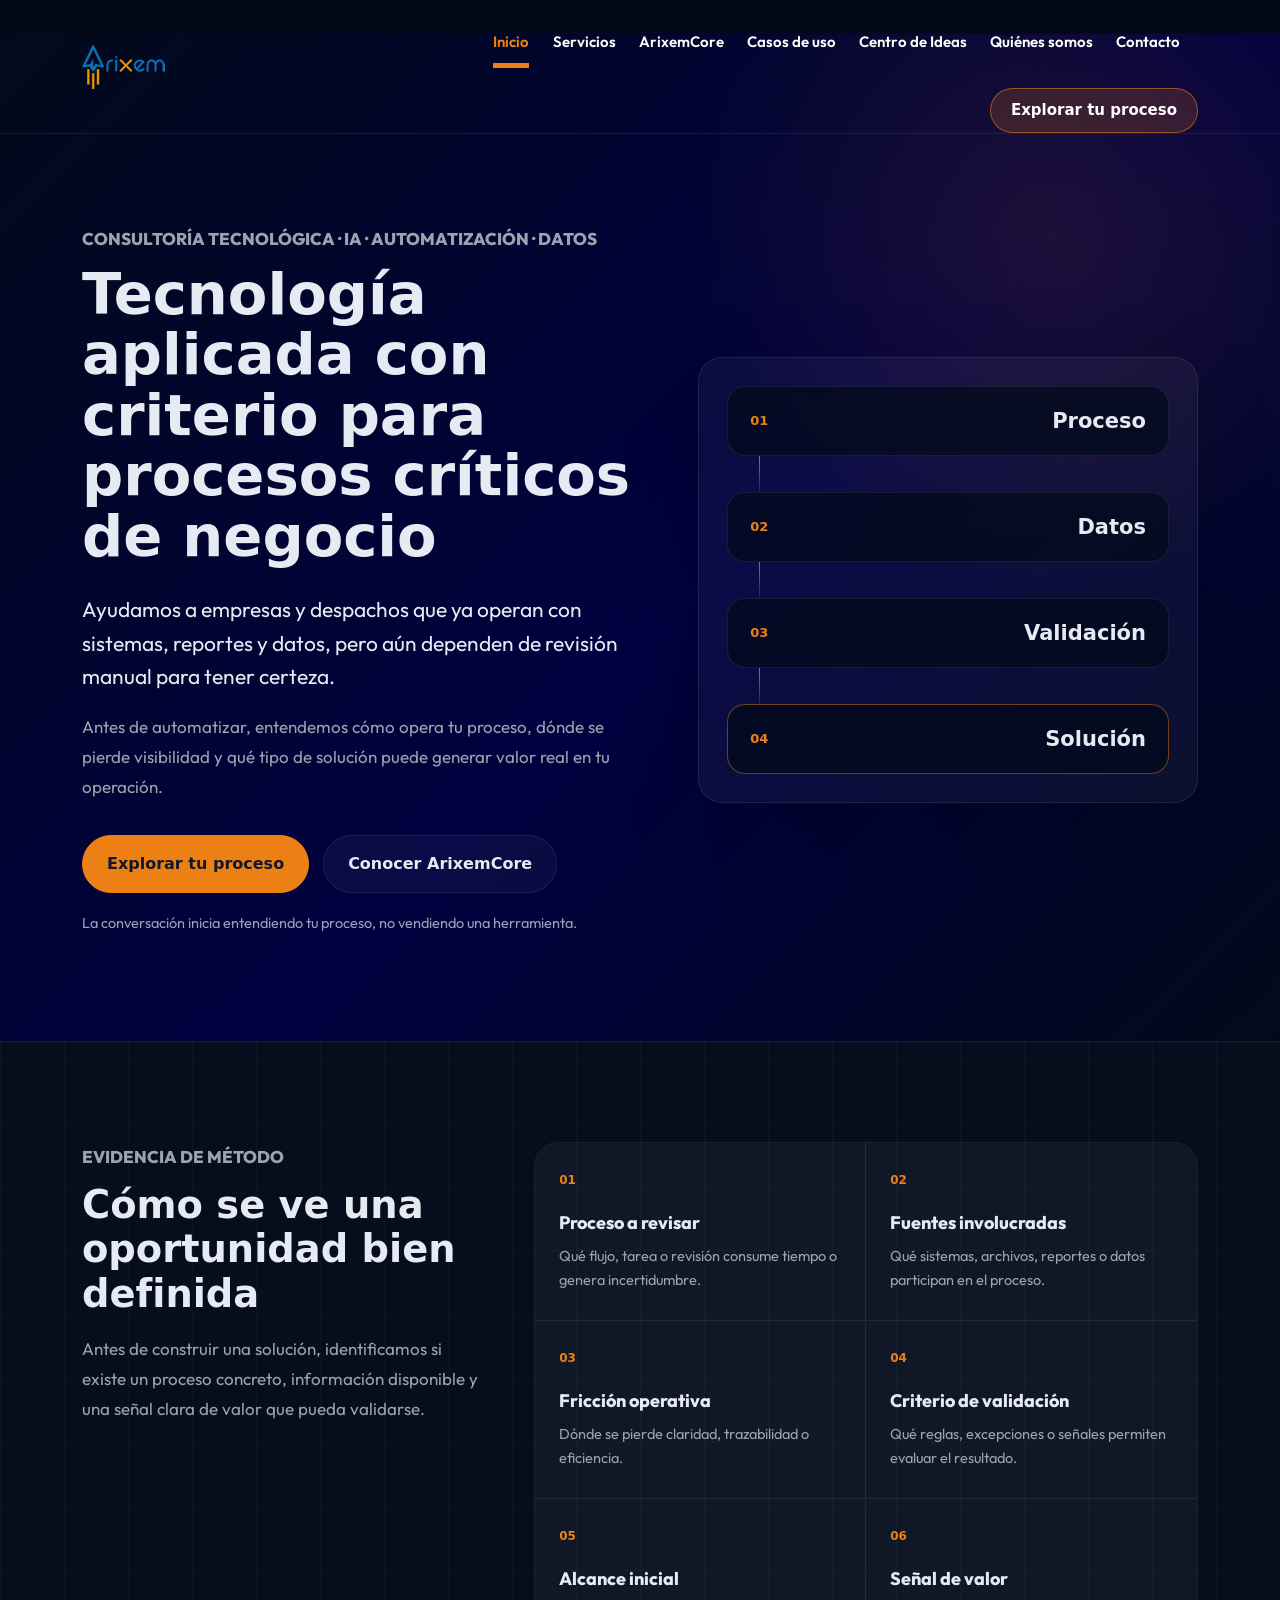
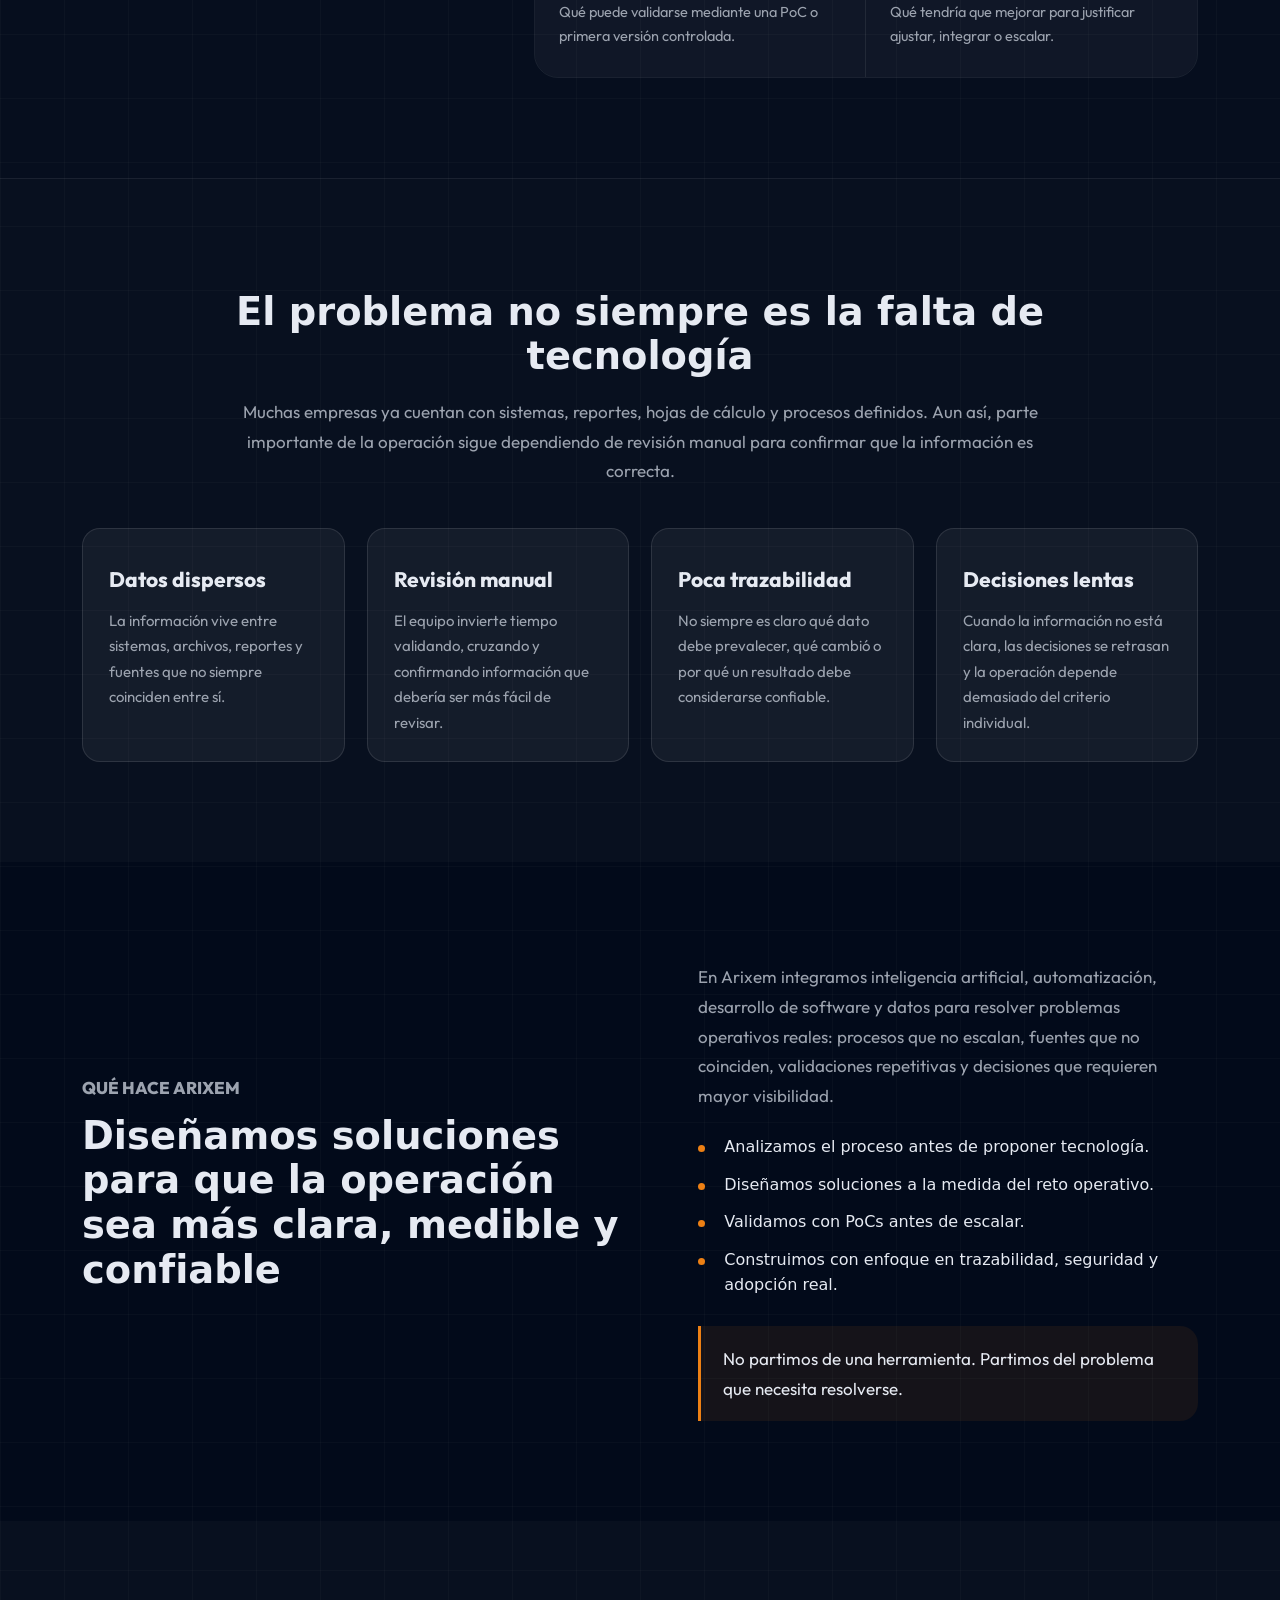
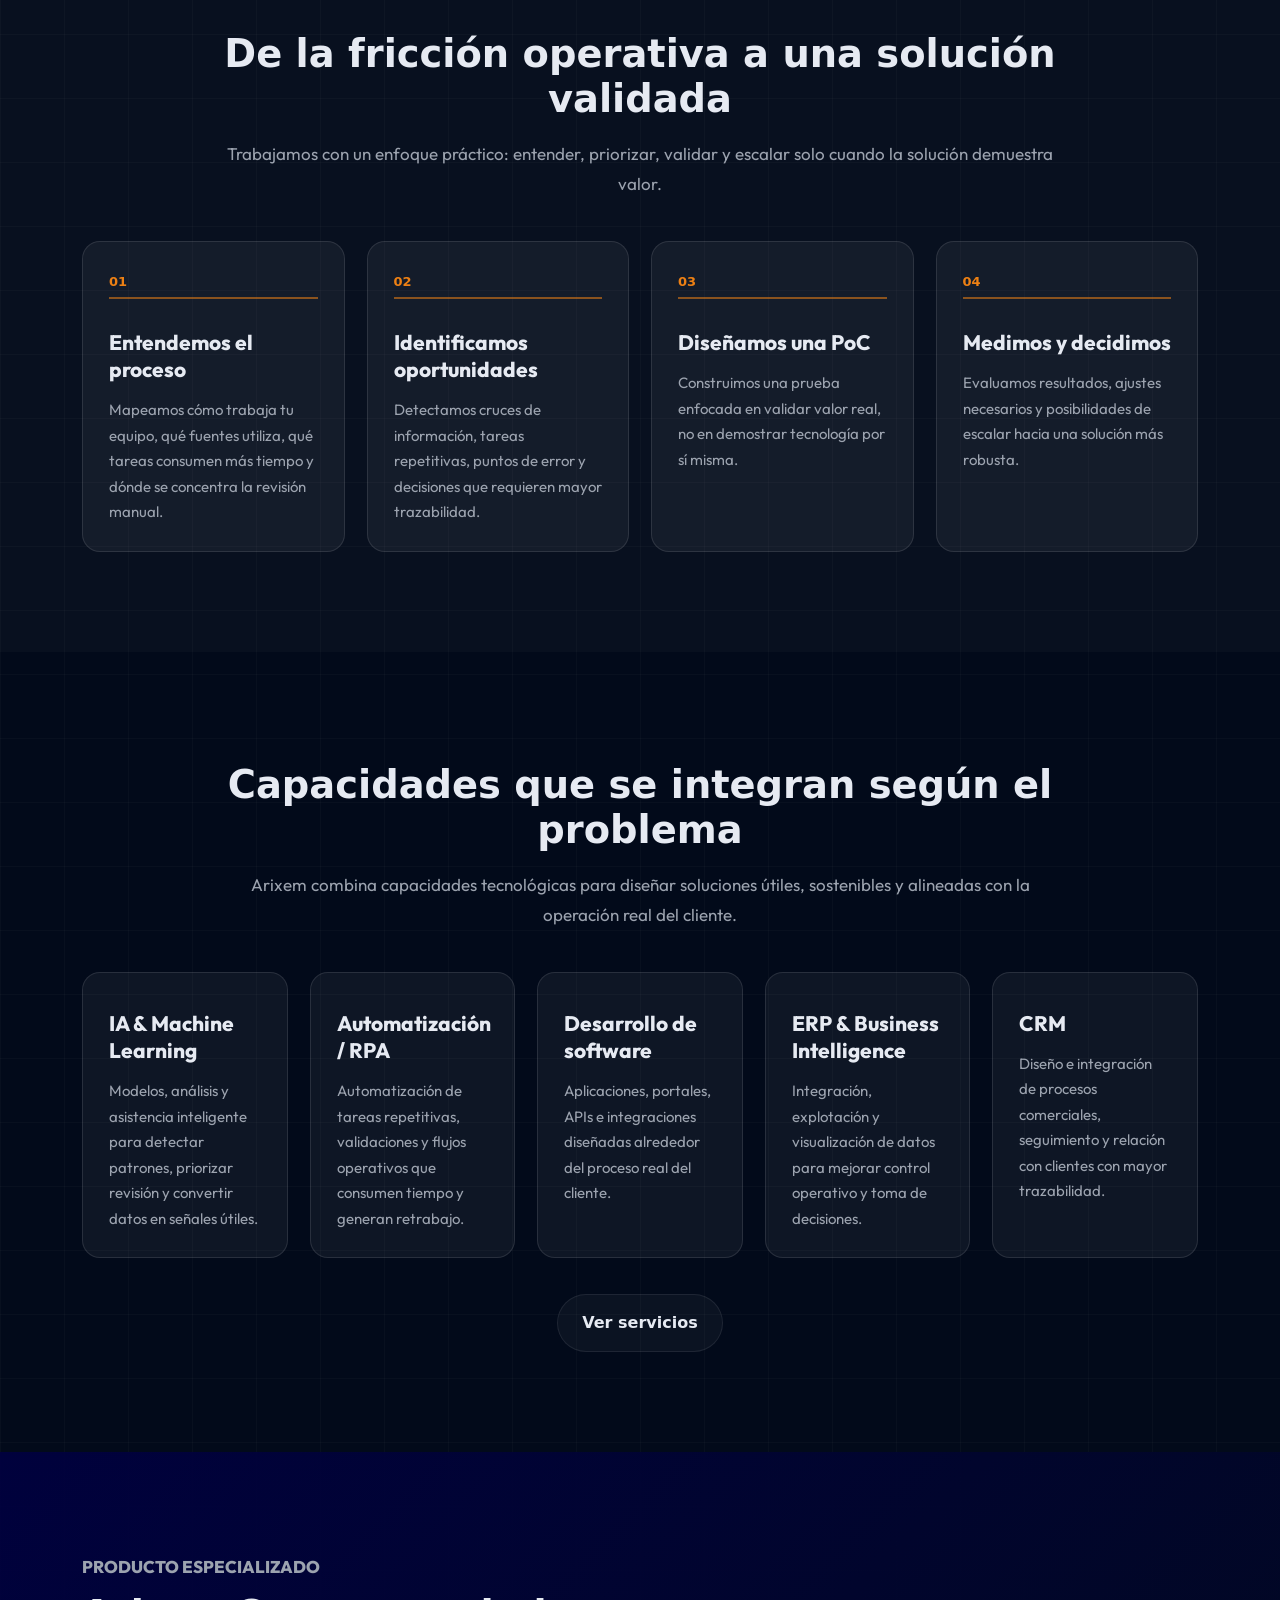
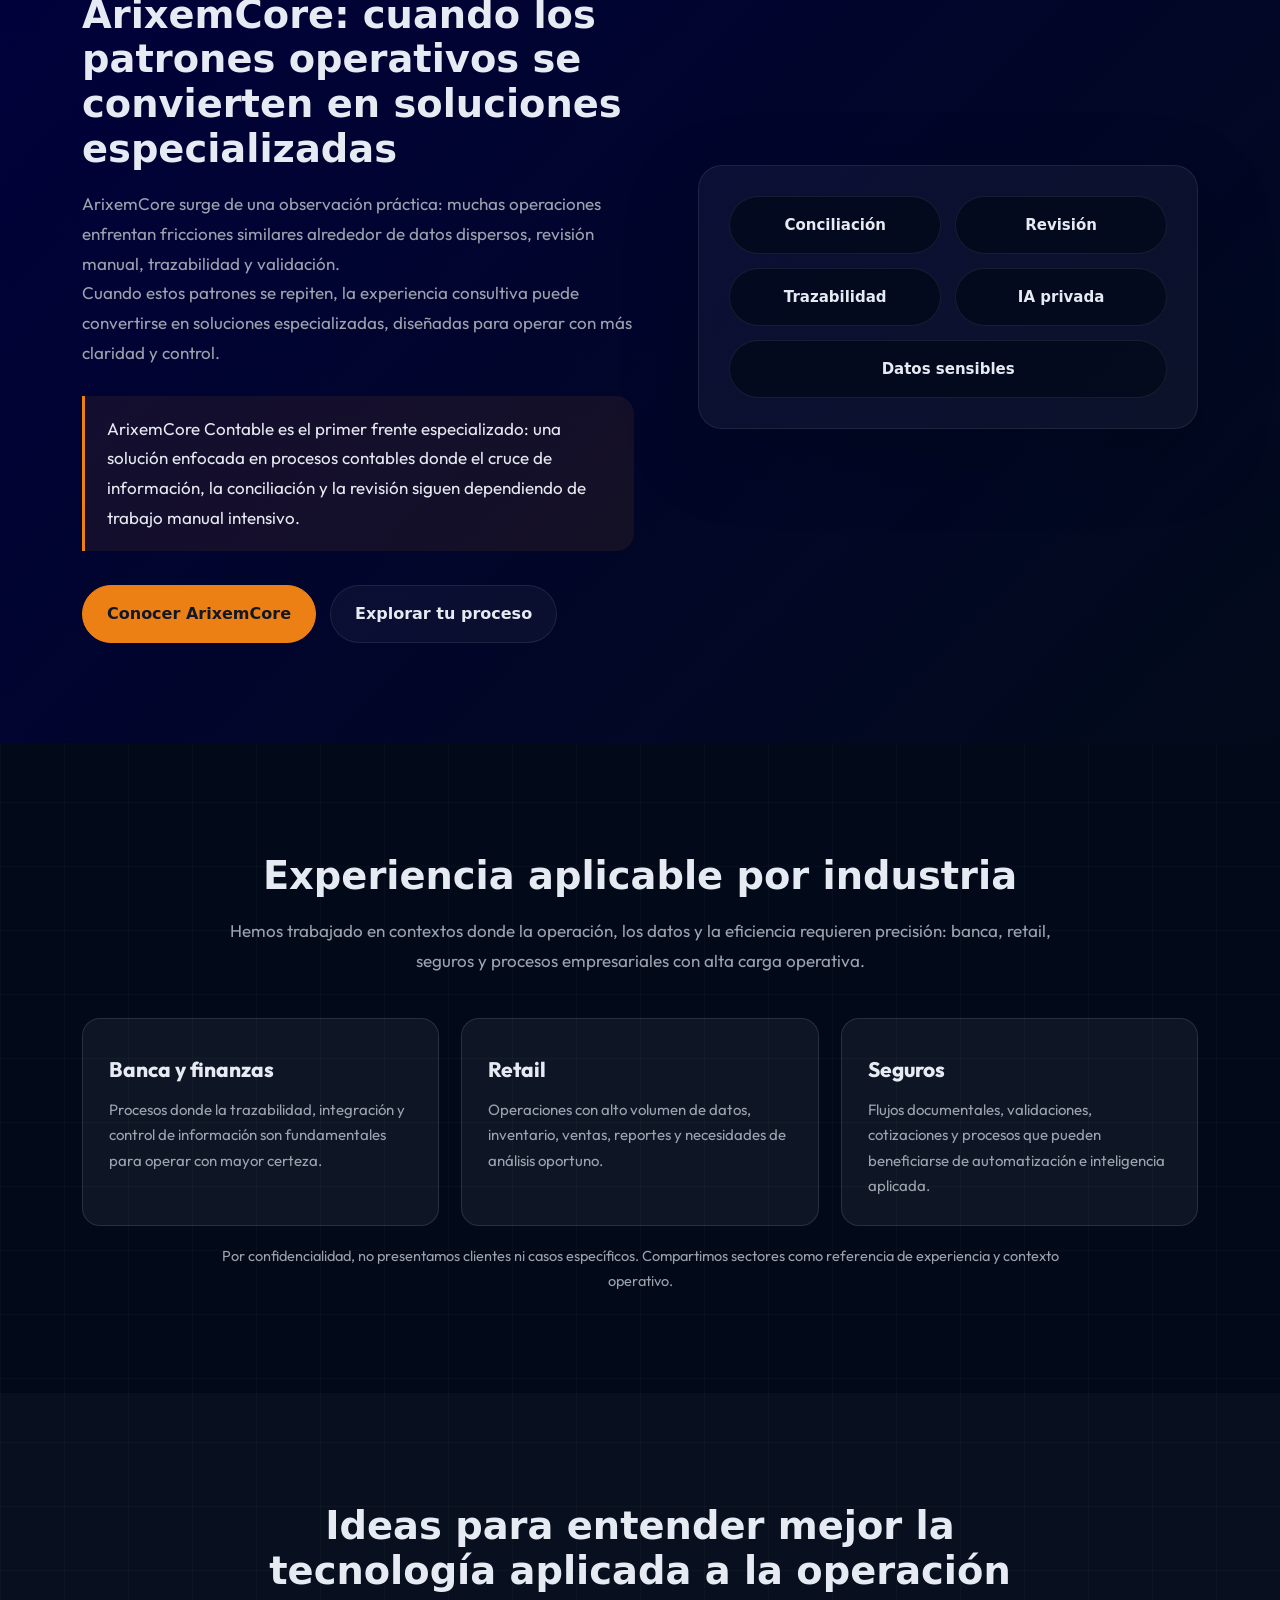
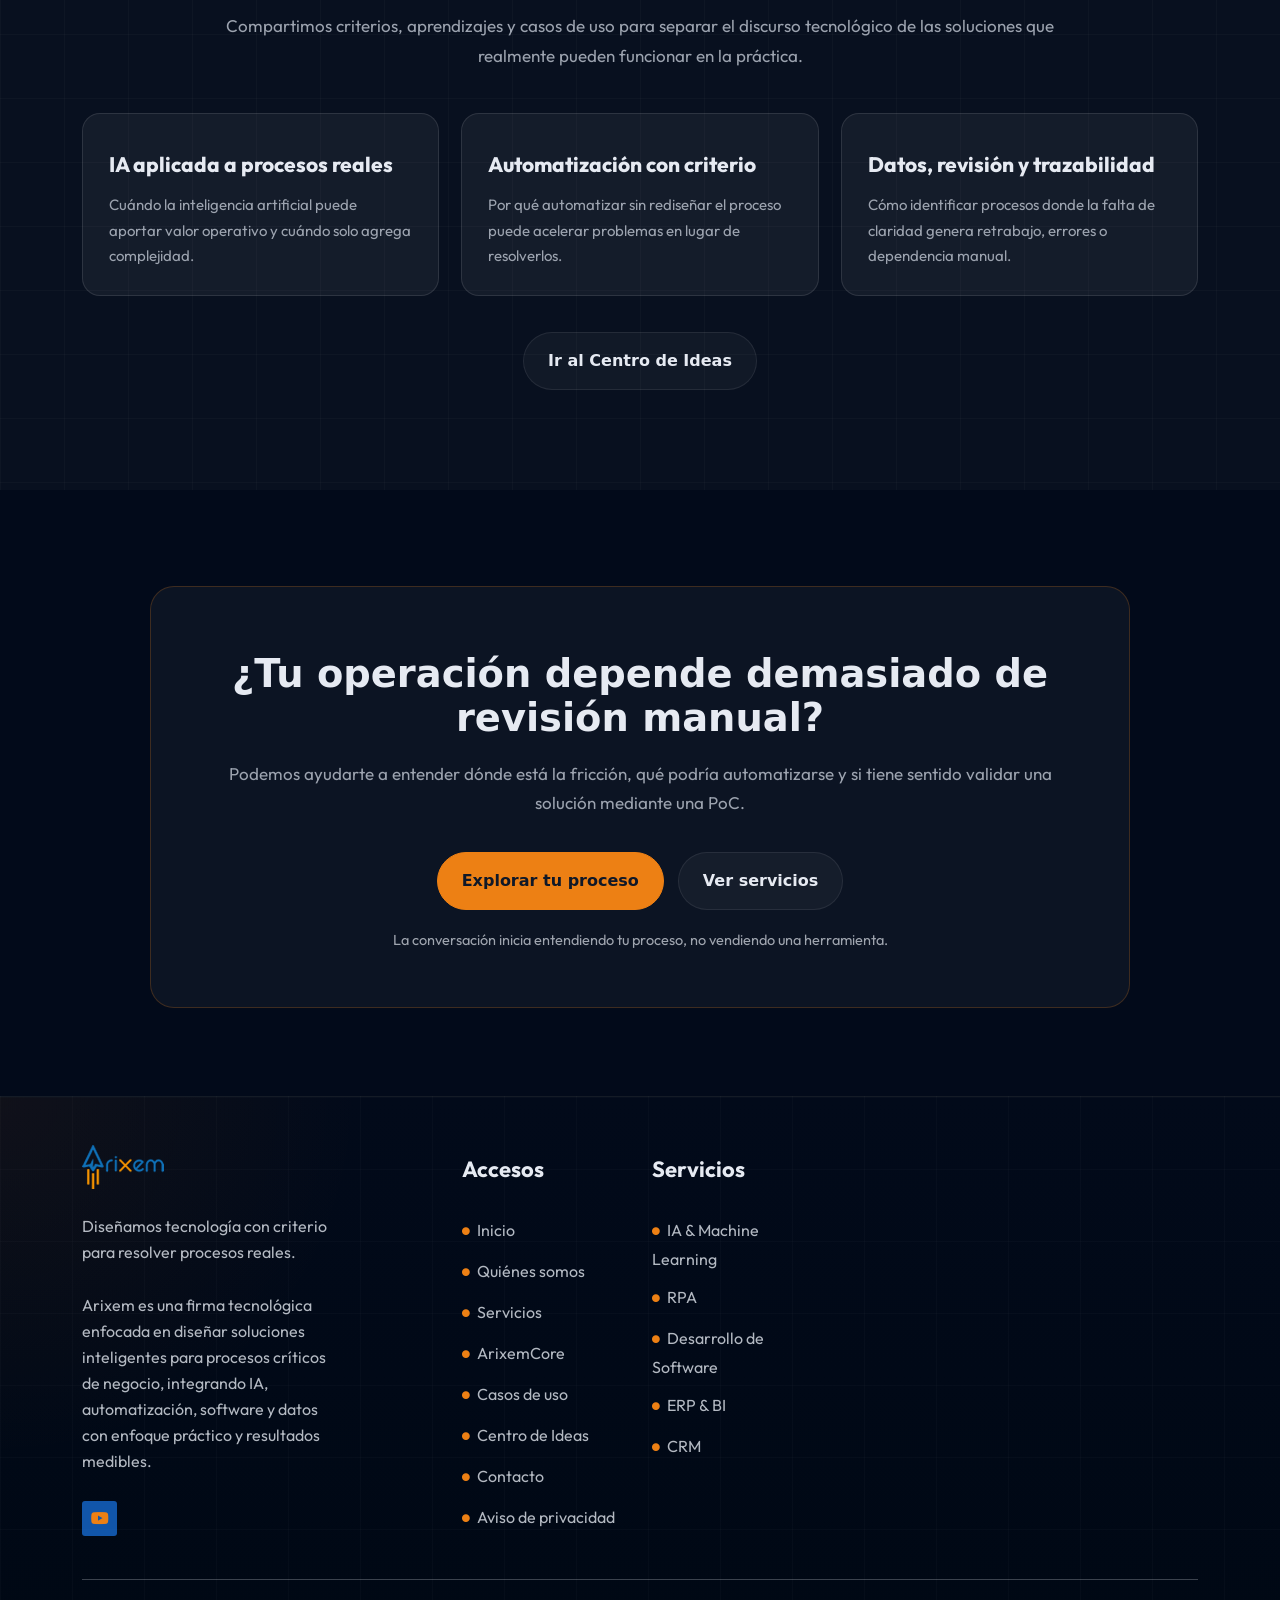
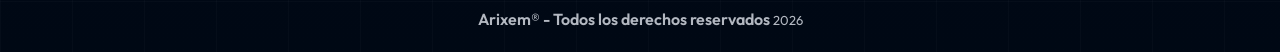
<file: index.html>
<!DOCTYPE html>
<html lang="es-MX">
    <head>
        <meta charset="UTF-8" />
        <meta http-equiv="x-ua-compatible" content="ie=edge" />
        <title>Arixem | Tecnología aplicada con criterio</title>
        <meta
            name="description"
            content="Arixem diseña soluciones tecnológicas para procesos críticos de negocio, integrando IA, automatización, software y datos con criterio práctico, trazabilidad y resultados medibles."
        />
        <meta name="viewport" content="width=device-width, initial-scale=1" />
        <meta property="og:title" content="Arixem | Tecnología aplicada con criterio" />
        <meta
            property="og:description"
            content="Arixem diseña soluciones tecnológicas para procesos críticos de negocio, integrando IA, automatización, software y datos con criterio práctico, trazabilidad y resultados medibles."
        />
        <meta property="og:type" content="website" />
        <meta property="og:url" content="https://www.arixem.com.mx/" />
        <link rel="icon" type="image/png" sizes="56x56" href="assets/images/fav-icon/icon.png" />
        <link rel="stylesheet" href="assets/css/bootstrap.min.css" type="text/css" media="all" />
        <link rel="stylesheet" href="assets/css/owl.carousel.min.css" type="text/css" media="all" />
        <link rel="stylesheet" href="assets/css/animate.css" type="text/css" media="all" />
        <link rel="stylesheet" href="assets/css/animated-text.css" type="text/css" media="all" />
        <link rel="stylesheet" href="assets/css/all.min.css" type="text/css" media="all" />
        <link rel="stylesheet" href="assets/css/flaticon.css" type="text/css" media="all" />
        <link rel="stylesheet" href="assets/css/theme-default.css" type="text/css" media="all" />
        <link rel="stylesheet" href="assets/css/meanmenu.min.css" type="text/css" media="all" />
        <link rel="stylesheet" href="assets/css/owl.transitions.css" type="text/css" media="all" />
        <link rel="stylesheet" href="assets/css/bootstrap-icons.css" type="text/css" media="all" />
        <link rel="stylesheet" href="assets/css/style.css" type="text/css" media="all" />
        <link rel="stylesheet" href="assets/css/responsive.css" type="text/css" media="all" />
        <link rel="stylesheet" href="assets/css/scrollCue.css" type="text/css" media="all" />
        <link rel="stylesheet" href="assets/css/dark.css" type="text/css" media="all" />
    </head>

    <body class="arx-home">
        <div class="xs-sidebar-group info-group">
            <div class="xs-overlay xs-bg-black"></div>
            <div class="xs-sidebar-widget">
                <div class="sidebar-widget-container">
                    <div class="widget-heading">
                        <a href="#" class="close-side-widget" aria-label="Cerrar panel lateral">
                            <i class="far fa-times-circle"></i>
                        </a>
                    </div>
                    <div class="sidebar-textwidget">
                        <div class="sidebar-info-contents">
                            <div class="content-inner">
                                <div class="nav-logo">
                                    <a href="index.html"><img src="assets/images/home-1/f-logo.png" alt="Arixem" /></a>
                                </div>
                                <div class="content-box">
                                    <h2>Diseñamos tecnología con criterio</h2>
                                    <p class="text">
                                        Arixem ayuda a entender procesos críticos, identificar fricción operativa y
                                        validar soluciones aplicables con IA, automatización, software y datos.
                                    </p>
                                </div>
                                <div class="contact-info">
                                    <h2>Contacto</h2>
                                    <ul class="list-style-one">
                                        <li><span class="icon flaticon-email"></span>contacto@arixem.com.mx</li>
                                        <li>
                                            <span><i class="bi bi-telephone-inbound"></i></span>(+52) 55-8000-8348
                                        </li>
                                        <li>
                                            <span><i class="bi bi-geo-alt"></i></span>Javier Barros Sierra 540 Torre 1
                                            Piso 5, Santa Fe, Ciudad de México.
                                        </li>
                                        <li>
                                            <span><i class="bi bi-clock"></i></span>Lunes a Viernes: 09.00 a 18.00
                                        </li>
                                    </ul>
                                </div>
                                <ul class="social-box">
                                    <li class="youtube">
                                        <!-- TODO: validar si el canal de YouTube se actualizará a la marca pública Arixem -->
                                        <a
                                            href="https://www.youtube.com/@arixemtechnologies"
                                            target="_blank"
                                            rel="noopener noreferrer"
                                            class="fab fa-youtube"
                                            aria-label="YouTube de Arixem"
                                        ></a>
                                    </li>
                                </ul>
                            </div>
                        </div>
                    </div>
                </div>
            </div>
        </div>

        <div id="sticky-header" class="Technology_nav_manu">
            <div class="container">
                <div class="row align-items-center">
                    <div class="col-lg-2">
                        <div class="logo">
                            <a class="logo_img" href="index.html" title="Arixem">
                                <img src="assets/images/home-1/main-logo.png" alt="Arixem" />
                            </a>
                            <a class="main_sticky" href="index.html" title="Arixem">
                                <img src="assets/images/home-1/main-logo.png" alt="Arixem" />
                            </a>
                        </div>
                    </div>
                    <div class="col-lg-10">
                        <nav class="Technology_menu">
                            <ul class="nav_scroll">
                                <li><a href="index.html" class="active" aria-current="page">Inicio</a></li>
                                <li><a href="service.html">Servicios</a></li>
                                <li><a href="https://www.arixemcore.com/">ArixemCore</a></li>
                                <li><a href="cases.html">Casos de uso</a></li>
                                <li><a href="ideas.html">Centro de Ideas</a></li>
                                <li><a href="about.html">Quiénes somos</a></li>
                                <li><a href="contact.html">Contacto</a></li>
                            </ul>
                            <a class="arx-nav-cta" href="contact.html">Explorar tu proceso</a>
                            <div class="searchs-box-btn searchs-box-outer">
                                <div class="nav-btn navSidebar-btn">
                                    <a href="#" aria-label="Abrir panel lateral"><i class="fas fa-bars"></i></a>
                                </div>
                            </div>
                        </nav>
                    </div>
                </div>
            </div>
        </div>

        <div class="mobile-menu-area sticky d-sm-block d-md-block d-lg-none">
            <div class="mobile-menu">
                <nav class="Technology_menu">
                    <ul class="nav_scroll">
                        <li><a href="index.html" class="active" aria-current="page">Inicio</a></li>
                        <li><a href="service.html">Servicios</a></li>
                        <li><a href="https://www.arixemcore.com/">ArixemCore</a></li>
                        <li><a href="cases.html">Casos de uso</a></li>
                        <li><a href="ideas.html">Centro de Ideas</a></li>
                        <li><a href="about.html">Quiénes somos</a></li>
                        <li><a href="contact.html">Contacto</a></li>
                        <li><a href="contact.html">Explorar tu proceso</a></li>
                    </ul>
                </nav>
            </div>
        </div>

        <main>
            <section class="arx-hero">
                <div class="container">
                    <div class="arx-hero-grid">
                        <div class="arx-hero-copy">
                            <p class="arx-eyebrow">Consultoría tecnológica · IA · Automatización · Datos</p>
                            <h1>Tecnología aplicada con criterio para procesos críticos de negocio</h1>
                            <p class="arx-hero-lead">
                                Ayudamos a empresas y despachos que ya operan con sistemas, reportes y datos, pero aún
                                dependen de revisión manual para tener certeza.
                            </p>
                            <p>
                                Antes de automatizar, entendemos cómo opera tu proceso, dónde se pierde visibilidad y
                                qué tipo de solución puede generar valor real en tu operación.
                            </p>
                            <div class="arx-actions">
                                <a class="arx-btn arx-btn-primary" href="contact.html">Explorar tu proceso</a>
                                <a class="arx-btn arx-btn-secondary" href="https://www.arixemcore.com/"
                                    >Conocer ArixemCore</a
                                >
                            </div>
                            <p class="arx-microcopy">
                                La conversación inicia entendiendo tu proceso, no vendiendo una herramienta.
                            </p>
                        </div>
                        <div class="arx-flow-panel" aria-label="Proceso, datos, validación y solución">
                            <div class="arx-flow-node">
                                <span>01</span>
                                <strong>Proceso</strong>
                            </div>
                            <div class="arx-flow-line"></div>
                            <div class="arx-flow-node">
                                <span>02</span>
                                <strong>Datos</strong>
                            </div>
                            <div class="arx-flow-line"></div>
                            <div class="arx-flow-node">
                                <span>03</span>
                                <strong>Validación</strong>
                            </div>
                            <div class="arx-flow-line"></div>
                            <div class="arx-flow-node arx-flow-node-accent">
                                <span>04</span>
                                <strong>Solución</strong>
                            </div>
                        </div>
                    </div>
                </div>
            </section>

            <section class="arx-section arx-evidence-section">
                <div class="container">
                    <div class="arx-evidence-layout">
                        <div>
                            <p class="arx-eyebrow">Evidencia de método</p>
                            <h2>Cómo se ve una oportunidad bien definida</h2>
                            <p>
                                Antes de construir una solución, identificamos si existe un proceso concreto,
                                información disponible y una señal clara de valor que pueda validarse.
                            </p>
                        </div>
                        <div class="arx-evidence-matrix">
                            <article class="arx-evidence-item">
                                <span>01</span>
                                <h3>Proceso a revisar</h3>
                                <p>Qué flujo, tarea o revisión consume tiempo o genera incertidumbre.</p>
                            </article>
                            <article class="arx-evidence-item">
                                <span>02</span>
                                <h3>Fuentes involucradas</h3>
                                <p>Qué sistemas, archivos, reportes o datos participan en el proceso.</p>
                            </article>
                            <article class="arx-evidence-item">
                                <span>03</span>
                                <h3>Fricción operativa</h3>
                                <p>Dónde se pierde claridad, trazabilidad o eficiencia.</p>
                            </article>
                            <article class="arx-evidence-item">
                                <span>04</span>
                                <h3>Criterio de validación</h3>
                                <p>Qué reglas, excepciones o señales permiten evaluar el resultado.</p>
                            </article>
                            <article class="arx-evidence-item">
                                <span>05</span>
                                <h3>Alcance inicial</h3>
                                <p>Qué puede validarse mediante una PoC o primera versión controlada.</p>
                            </article>
                            <article class="arx-evidence-item">
                                <span>06</span>
                                <h3>Señal de valor</h3>
                                <p>Qué tendría que mejorar para justificar ajustar, integrar o escalar.</p>
                            </article>
                        </div>
                    </div>
                </div>
            </section>

            <section class="arx-section arx-section-muted">
                <div class="container">
                    <div class="arx-section-head">
                        <h2>El problema no siempre es la falta de tecnología</h2>
                        <p>
                            Muchas empresas ya cuentan con sistemas, reportes, hojas de cálculo y procesos definidos.
                            Aun así, parte importante de la operación sigue dependiendo de revisión manual para
                            confirmar que la información es correcta.
                        </p>
                    </div>
                    <div class="arx-card-grid arx-card-grid-4">
                        <article class="arx-card">
                            <h3>Datos dispersos</h3>
                            <p>
                                La información vive entre sistemas, archivos, reportes y fuentes que no siempre
                                coinciden entre sí.
                            </p>
                        </article>
                        <article class="arx-card">
                            <h3>Revisión manual</h3>
                            <p>
                                El equipo invierte tiempo validando, cruzando y confirmando información que debería ser
                                más fácil de revisar.
                            </p>
                        </article>
                        <article class="arx-card">
                            <h3>Poca trazabilidad</h3>
                            <p>
                                No siempre es claro qué dato debe prevalecer, qué cambió o por qué un resultado debe
                                considerarse confiable.
                            </p>
                        </article>
                        <article class="arx-card">
                            <h3>Decisiones lentas</h3>
                            <p>
                                Cuando la información no está clara, las decisiones se retrasan y la operación depende
                                demasiado del criterio individual.
                            </p>
                        </article>
                    </div>
                </div>
            </section>

            <section class="arx-section">
                <div class="container">
                    <div class="arx-split">
                        <div>
                            <p class="arx-eyebrow">Qué hace Arixem</p>
                            <h2>Diseñamos soluciones para que la operación sea más clara, medible y confiable</h2>
                        </div>
                        <div>
                            <p>
                                En Arixem integramos inteligencia artificial, automatización, desarrollo de software y
                                datos para resolver problemas operativos reales: procesos que no escalan, fuentes que no
                                coinciden, validaciones repetitivas y decisiones que requieren mayor visibilidad.
                            </p>
                            <ul class="arx-check-list">
                                <li>Analizamos el proceso antes de proponer tecnología.</li>
                                <li>Diseñamos soluciones a la medida del reto operativo.</li>
                                <li>Validamos con PoCs antes de escalar.</li>
                                <li>Construimos con enfoque en trazabilidad, seguridad y adopción real.</li>
                            </ul>
                            <p class="arx-callout">No partimos de una herramienta. Partimos del problema que necesita resolverse.</p>
                        </div>
                    </div>
                </div>
            </section>

            <section class="arx-section arx-section-muted">
                <div class="container">
                    <div class="arx-section-head">
                        <h2>De la fricción operativa a una solución validada</h2>
                        <p>
                            Trabajamos con un enfoque práctico: entender, priorizar, validar y escalar solo cuando la
                            solución demuestra valor.
                        </p>
                    </div>
                    <div class="arx-method-grid">
                        <article class="arx-method-step">
                            <span>01</span>
                            <h3>Entendemos el proceso</h3>
                            <p>
                                Mapeamos cómo trabaja tu equipo, qué fuentes utiliza, qué tareas consumen más tiempo y
                                dónde se concentra la revisión manual.
                            </p>
                        </article>
                        <article class="arx-method-step">
                            <span>02</span>
                            <h3>Identificamos oportunidades</h3>
                            <p>
                                Detectamos cruces de información, tareas repetitivas, puntos de error y decisiones que
                                requieren mayor trazabilidad.
                            </p>
                        </article>
                        <article class="arx-method-step">
                            <span>03</span>
                            <h3>Diseñamos una PoC</h3>
                            <p>
                                Construimos una prueba enfocada en validar valor real, no en demostrar tecnología por sí
                                misma.
                            </p>
                        </article>
                        <article class="arx-method-step">
                            <span>04</span>
                            <h3>Medimos y decidimos</h3>
                            <p>
                                Evaluamos resultados, ajustes necesarios y posibilidades de escalar hacia una solución
                                más robusta.
                            </p>
                        </article>
                    </div>
                </div>
            </section>

            <section class="arx-section">
                <div class="container">
                    <div class="arx-section-head">
                        <h2>Capacidades que se integran según el problema</h2>
                        <p>
                            Arixem combina capacidades tecnológicas para diseñar soluciones útiles, sostenibles y
                            alineadas con la operación real del cliente.
                        </p>
                    </div>
                    <div class="arx-card-grid">
                        <article class="arx-card">
                            <h3>IA & Machine Learning</h3>
                            <p>
                                Modelos, análisis y asistencia inteligente para detectar patrones, priorizar revisión y
                                convertir datos en señales útiles.
                            </p>
                        </article>
                        <article class="arx-card">
                            <h3>Automatización / RPA</h3>
                            <p>
                                Automatización de tareas repetitivas, validaciones y flujos operativos que consumen
                                tiempo y generan retrabajo.
                            </p>
                        </article>
                        <article class="arx-card">
                            <h3>Desarrollo de software</h3>
                            <p>Aplicaciones, portales, APIs e integraciones diseñadas alrededor del proceso real del cliente.</p>
                        </article>
                        <article class="arx-card">
                            <h3>ERP & Business Intelligence</h3>
                            <p>
                                Integración, explotación y visualización de datos para mejorar control operativo y toma
                                de decisiones.
                            </p>
                        </article>
                        <article class="arx-card">
                            <h3>CRM</h3>
                            <p>
                                Diseño e integración de procesos comerciales, seguimiento y relación con clientes con
                                mayor trazabilidad.
                            </p>
                        </article>
                    </div>
                    <div class="arx-section-action">
                        <a class="arx-btn arx-btn-secondary" href="service.html">Ver servicios</a>
                    </div>
                </div>
            </section>

            <section class="arx-section arx-core-section">
                <div class="container">
                    <div class="arx-core-grid">
                        <div>
                            <p class="arx-eyebrow">Producto especializado</p>
                            <h2>ArixemCore: cuando los patrones operativos se convierten en soluciones especializadas</h2>
                            <p>
                                ArixemCore surge de una observación práctica: muchas operaciones enfrentan
                                fricciones similares alrededor de datos dispersos, revisión manual, trazabilidad y
                                validación.
                            </p>
                            <p>
                                Cuando estos patrones se repiten, la experiencia consultiva puede convertirse en
                                soluciones especializadas, diseñadas para operar con más claridad y control.
                            </p>
                            <p class="arx-callout">
                                ArixemCore Contable es el primer frente especializado: una solución enfocada en
                                procesos contables donde el cruce de información, la conciliación y la revisión siguen
                                dependiendo de trabajo manual intensivo.
                            </p>
                            <div class="arx-actions">
                                <a class="arx-btn arx-btn-primary" href="https://www.arixemcore.com/"
                                    >Conocer ArixemCore</a
                                >
                                <a class="arx-btn arx-btn-secondary" href="contact.html">Explorar tu proceso</a>
                            </div>
                        </div>
                        <div class="arx-core-panel" aria-label="Áreas de enfoque de ArixemCore">
                            <span>Conciliación</span>
                            <span>Revisión</span>
                            <span>Trazabilidad</span>
                            <span>IA privada</span>
                            <span>Datos sensibles</span>
                        </div>
                    </div>
                </div>
            </section>

            <section class="arx-section">
                <div class="container">
                    <div class="arx-section-head">
                        <h2>Experiencia aplicable por industria</h2>
                        <p>
                            Hemos trabajado en contextos donde la operación, los datos y la eficiencia requieren
                            precisión: banca, retail, seguros y procesos empresariales con alta carga operativa.
                        </p>
                    </div>
                    <div class="arx-card-grid arx-card-grid-3">
                        <article class="arx-card">
                            <h3>Banca y finanzas</h3>
                            <p>
                                Procesos donde la trazabilidad, integración y control de información son fundamentales
                                para operar con mayor certeza.
                            </p>
                        </article>
                        <article class="arx-card">
                            <h3>Retail</h3>
                            <p>
                                Operaciones con alto volumen de datos, inventario, ventas, reportes y necesidades de
                                análisis oportuno.
                            </p>
                        </article>
                        <article class="arx-card">
                            <h3>Seguros</h3>
                            <p>
                                Flujos documentales, validaciones, cotizaciones y procesos que pueden beneficiarse de
                                automatización e inteligencia aplicada.
                            </p>
                        </article>
                    </div>
                    <p class="arx-note">
                        Por confidencialidad, no presentamos clientes ni casos específicos. Compartimos sectores como
                        referencia de experiencia y contexto operativo.
                    </p>
                </div>
            </section>

            <section class="arx-section arx-section-muted">
                <div class="container">
                    <div class="arx-section-head">
                        <h2>Ideas para entender mejor la tecnología aplicada a la operación</h2>
                        <p>
                            Compartimos criterios, aprendizajes y casos de uso para separar el discurso tecnológico de
                            las soluciones que realmente pueden funcionar en la práctica.
                        </p>
                    </div>
                    <div class="arx-card-grid arx-card-grid-3">
                        <article class="arx-card">
                            <h3>IA aplicada a procesos reales</h3>
                            <p>
                                Cuándo la inteligencia artificial puede aportar valor operativo y cuándo solo agrega
                                complejidad.
                            </p>
                        </article>
                        <article class="arx-card">
                            <h3>Automatización con criterio</h3>
                            <p>
                                Por qué automatizar sin rediseñar el proceso puede acelerar problemas en lugar de
                                resolverlos.
                            </p>
                        </article>
                        <article class="arx-card">
                            <h3>Datos, revisión y trazabilidad</h3>
                            <p>
                                Cómo identificar procesos donde la falta de claridad genera retrabajo, errores o
                                dependencia manual.
                            </p>
                        </article>
                    </div>
                    <div class="arx-section-action">
                        <a class="arx-btn arx-btn-secondary" href="ideas.html">Ir al Centro de Ideas</a>
                    </div>
                </div>
            </section>

            <section class="arx-final-cta">
                <div class="container">
                    <div class="arx-final-cta-inner">
                        <h2>¿Tu operación depende demasiado de revisión manual?</h2>
                        <p>
                            Podemos ayudarte a entender dónde está la fricción, qué podría automatizarse y si tiene
                            sentido validar una solución mediante una PoC.
                        </p>
                        <div class="arx-actions arx-actions-center">
                            <a class="arx-btn arx-btn-primary" href="contact.html">Explorar tu proceso</a>
                            <a class="arx-btn arx-btn-secondary" href="service.html">Ver servicios</a>
                        </div>
                        <p class="arx-microcopy">La conversación inicia entendiendo tu proceso, no vendiendo una herramienta.</p>
                    </div>
                </div>
            </section>
        </main>

        <div class="footer-area">
            <div class="container">
                <div class="row">
                    <div class="col-lg-4 col-md-6">
                        <div class="footer-widget-contact">
                            <div class="footer-widget-logo">
                                <a href="index.html"><img src="assets/images/home-1/f-logo.png" alt="Arixem" /></a>
                            </div>
                            <div class="footer-disc">
                                <p>Diseñamos tecnología con criterio para resolver procesos reales.</p>
                                <p>
                                    Arixem es una firma tecnológica enfocada en diseñar soluciones inteligentes para
                                    procesos críticos de negocio, integrando IA, automatización, software y datos con
                                    enfoque práctico y resultados medibles.
                                </p>
                            </div>
                            <div class="footer_icon">
                                <!-- TODO: validar si el canal de YouTube se actualizará a la marca pública Arixem -->
                                <a
                                    href="https://www.youtube.com/@arixemtechnologies"
                                    target="_blank"
                                    rel="noopener noreferrer"
                                    aria-label="YouTube de Arixem"
                                    ><i class="fab fa-youtube"></i
                                ></a>
                            </div>
                        </div>
                    </div>
                    <div class="col-lg-2 col-md-6">
                        <div class="footer-widget-content">
                            <div class="footer-widget-title">
                                <h4>Accesos</h4>
                            </div>
                            <div class="footer-widget-menu">
                                <ul>
                                    <li>
                                        <a href="index.html"><span><i class="fas fa-circle"></i></span>Inicio</a>
                                    </li>
                                    <li>
                                        <a href="about.html"><span><i class="fas fa-circle"></i></span>Quiénes somos</a>
                                    </li>
                                    <li>
                                        <a href="service.html"><span><i class="fas fa-circle"></i></span>Servicios</a>
                                    </li>
                                    <li>
                                        <a href="https://www.arixemcore.com/">
                                            <span><i class="fas fa-circle"></i></span>ArixemCore</a
                                        >
                                    </li>
                                    <li>
                                        <a href="cases.html"><span><i class="fas fa-circle"></i></span>Casos de uso</a>
                                    </li>
                                    <li>
                                        <a href="ideas.html"><span><i class="fas fa-circle"></i></span>Centro de Ideas</a>
                                    </li>
                                    <li>
                                        <a href="contact.html"><span><i class="fas fa-circle"></i></span>Contacto</a>
                                    </li>
                                    <li>
                                        <a
                                            href="https://www.arixem.com.mx/documentos/aviso_priv_final.pdf"
                                            target="_blank"
                                            rel="noopener noreferrer"
                                        >
                                            <span><i class="fas fa-circle"></i></span>Aviso de privacidad</a
                                        >
                                    </li>
                                </ul>
                            </div>
                        </div>
                    </div>
                    <div class="col-lg-2 col-md-6">
                        <div class="footer-widget-content">
                            <div class="footer-widget-title">
                                <h4>Servicios</h4>
                            </div>
                            <div class="footer-widget-menu">
                                <ul>
                                    <li>
                                        <a href="service.html" class="link-service">
                                            <span><i class="fas fa-circle"></i></span>IA & Machine Learning</a
                                        >
                                    </li>
                                    <li>
                                        <a href="service.html" class="link-service">
                                            <span><i class="fas fa-circle"></i></span>RPA</a
                                        >
                                    </li>
                                    <li>
                                        <a href="service.html" class="link-service">
                                            <span><i class="fas fa-circle"></i></span>Desarrollo de Software</a
                                        >
                                    </li>
                                    <li>
                                        <a href="service.html" class="link-service">
                                            <span><i class="fas fa-circle"></i></span>ERP & BI</a
                                        >
                                    </li>
                                    <li>
                                        <a href="service.html" class="link-service">
                                            <span><i class="fas fa-circle"></i></span>CRM</a
                                        >
                                    </li>
                                </ul>
                            </div>
                        </div>
                    </div>
                </div>
                <hr />
                <div class="row">
                    <div class="col-md-12 text-center">
                        <div class="footer-bottom-content">
                            <h4>Arixem® - Todos los derechos reservados <i id="year" style="font-size: 13px"></i></h4>
                        </div>
                    </div>
                </div>
            </div>
        </div>

        <script src="assets/js/vendor/jquery-3.6.2.min.js"></script>
        <script src="assets/js/jquery.meanmenu.js"></script>
        <script src="assets/js/arx-site.js"></script>
        <script async src="https://www.googletagmanager.com/gtag/js?id=G-Q0LSPEP4LR"></script>
        <script>
            window.dataLayer = window.dataLayer || [];
            function gtag() {
                dataLayer.push(arguments);
            }
            gtag("js", new Date());
            gtag("config", "G-Q0LSPEP4LR");
        </script>
    </body>
</html>
</file>
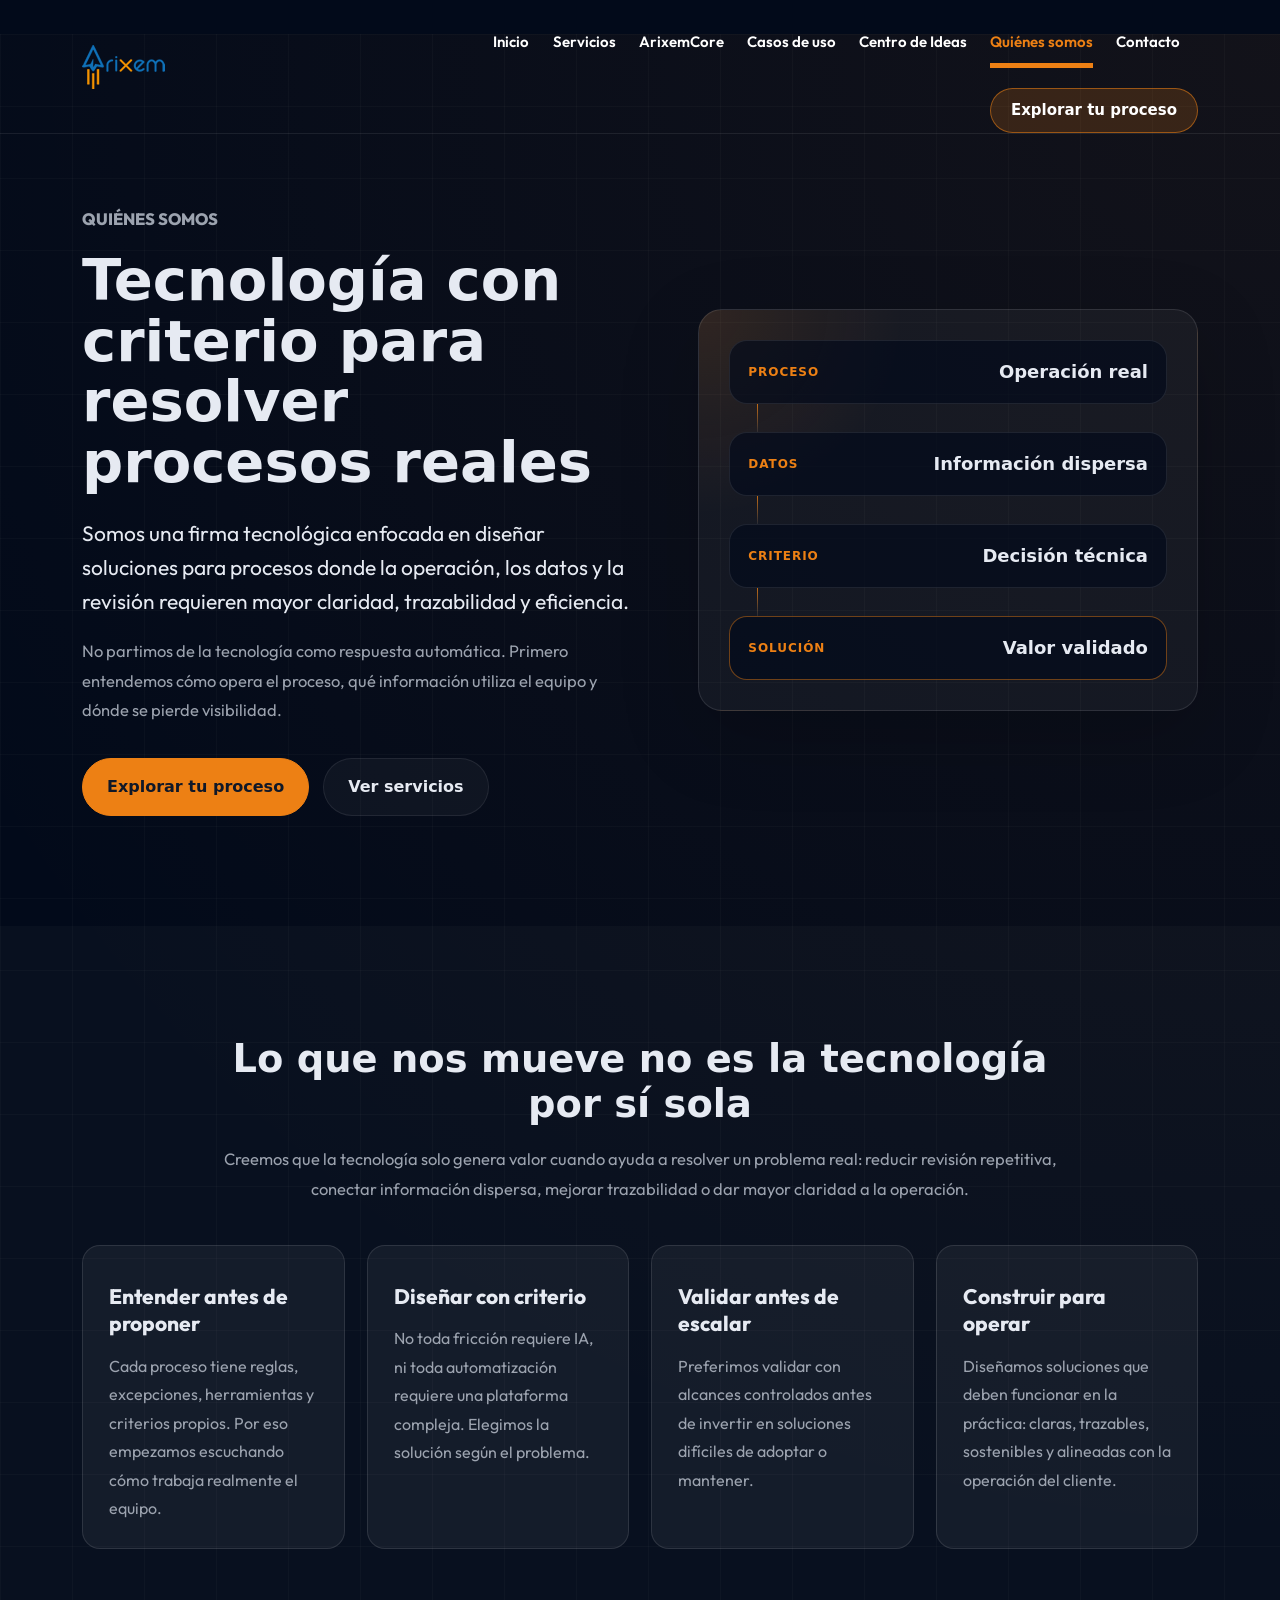
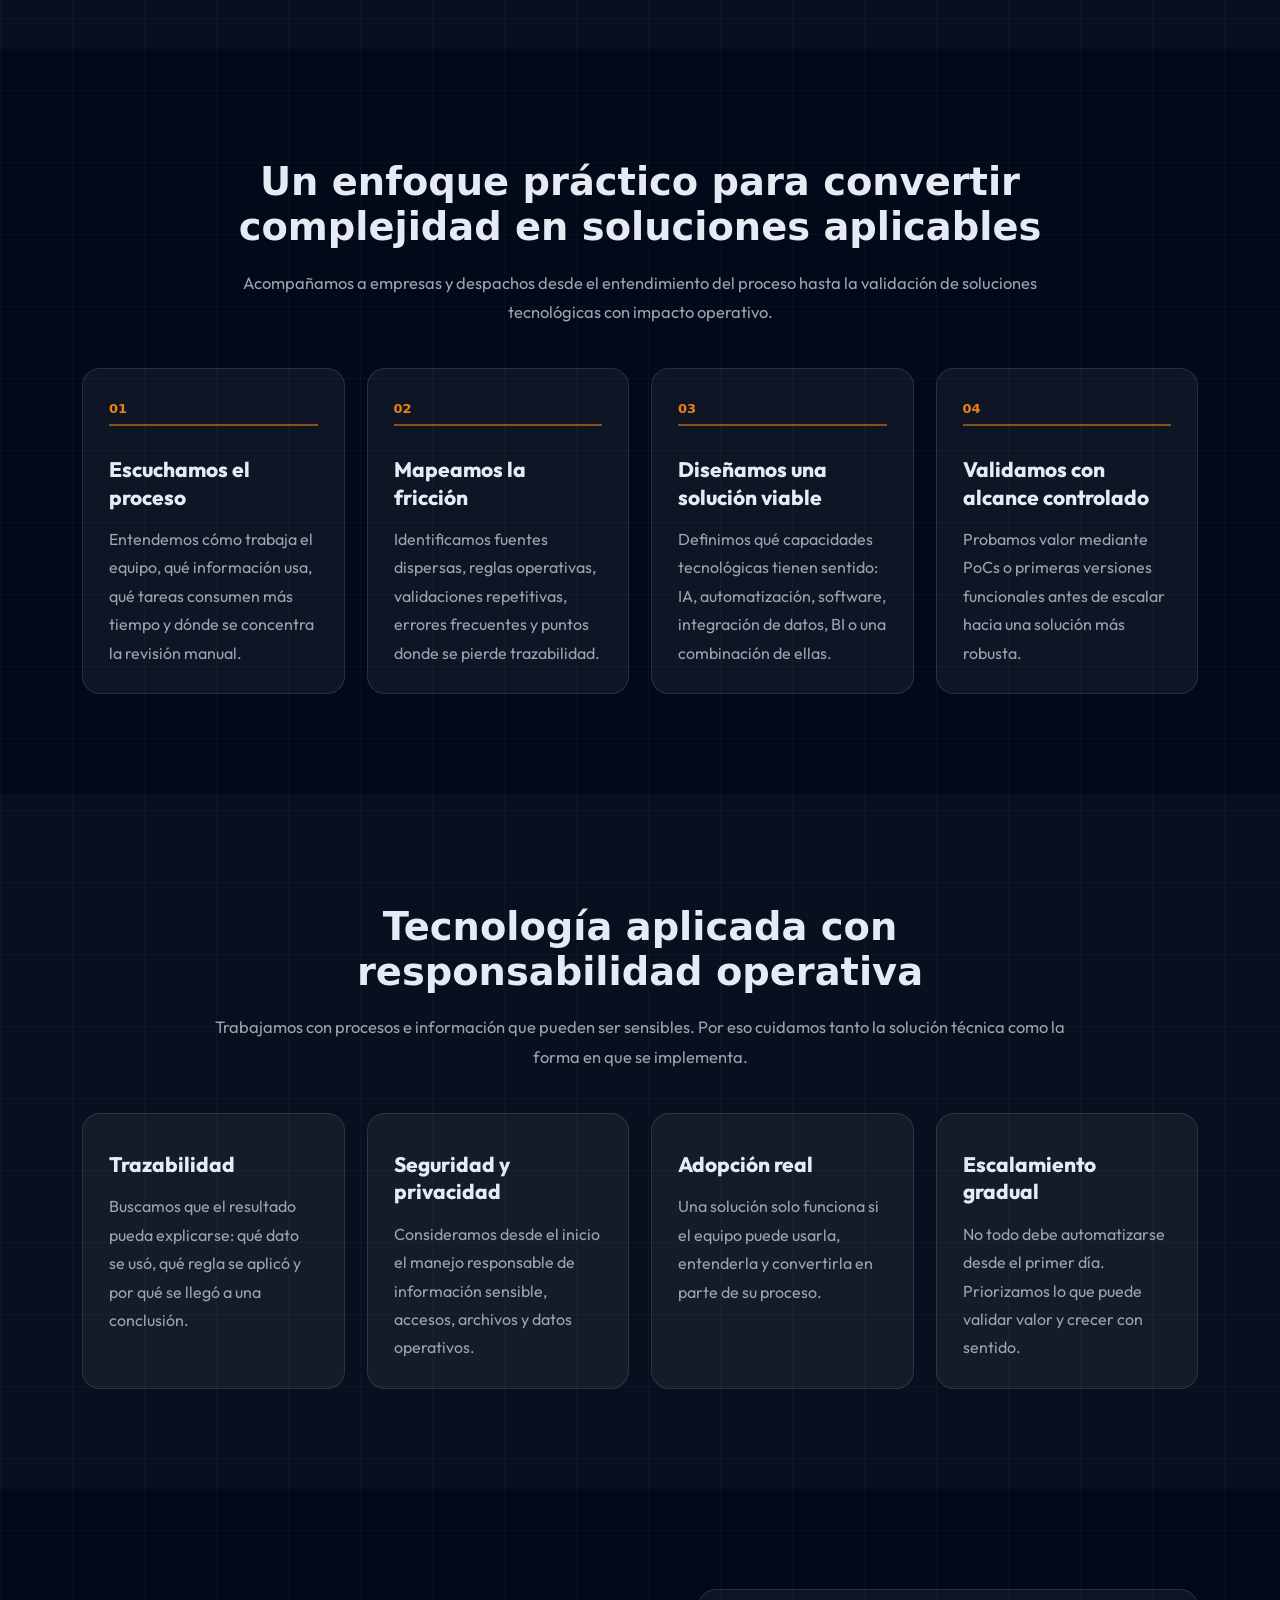
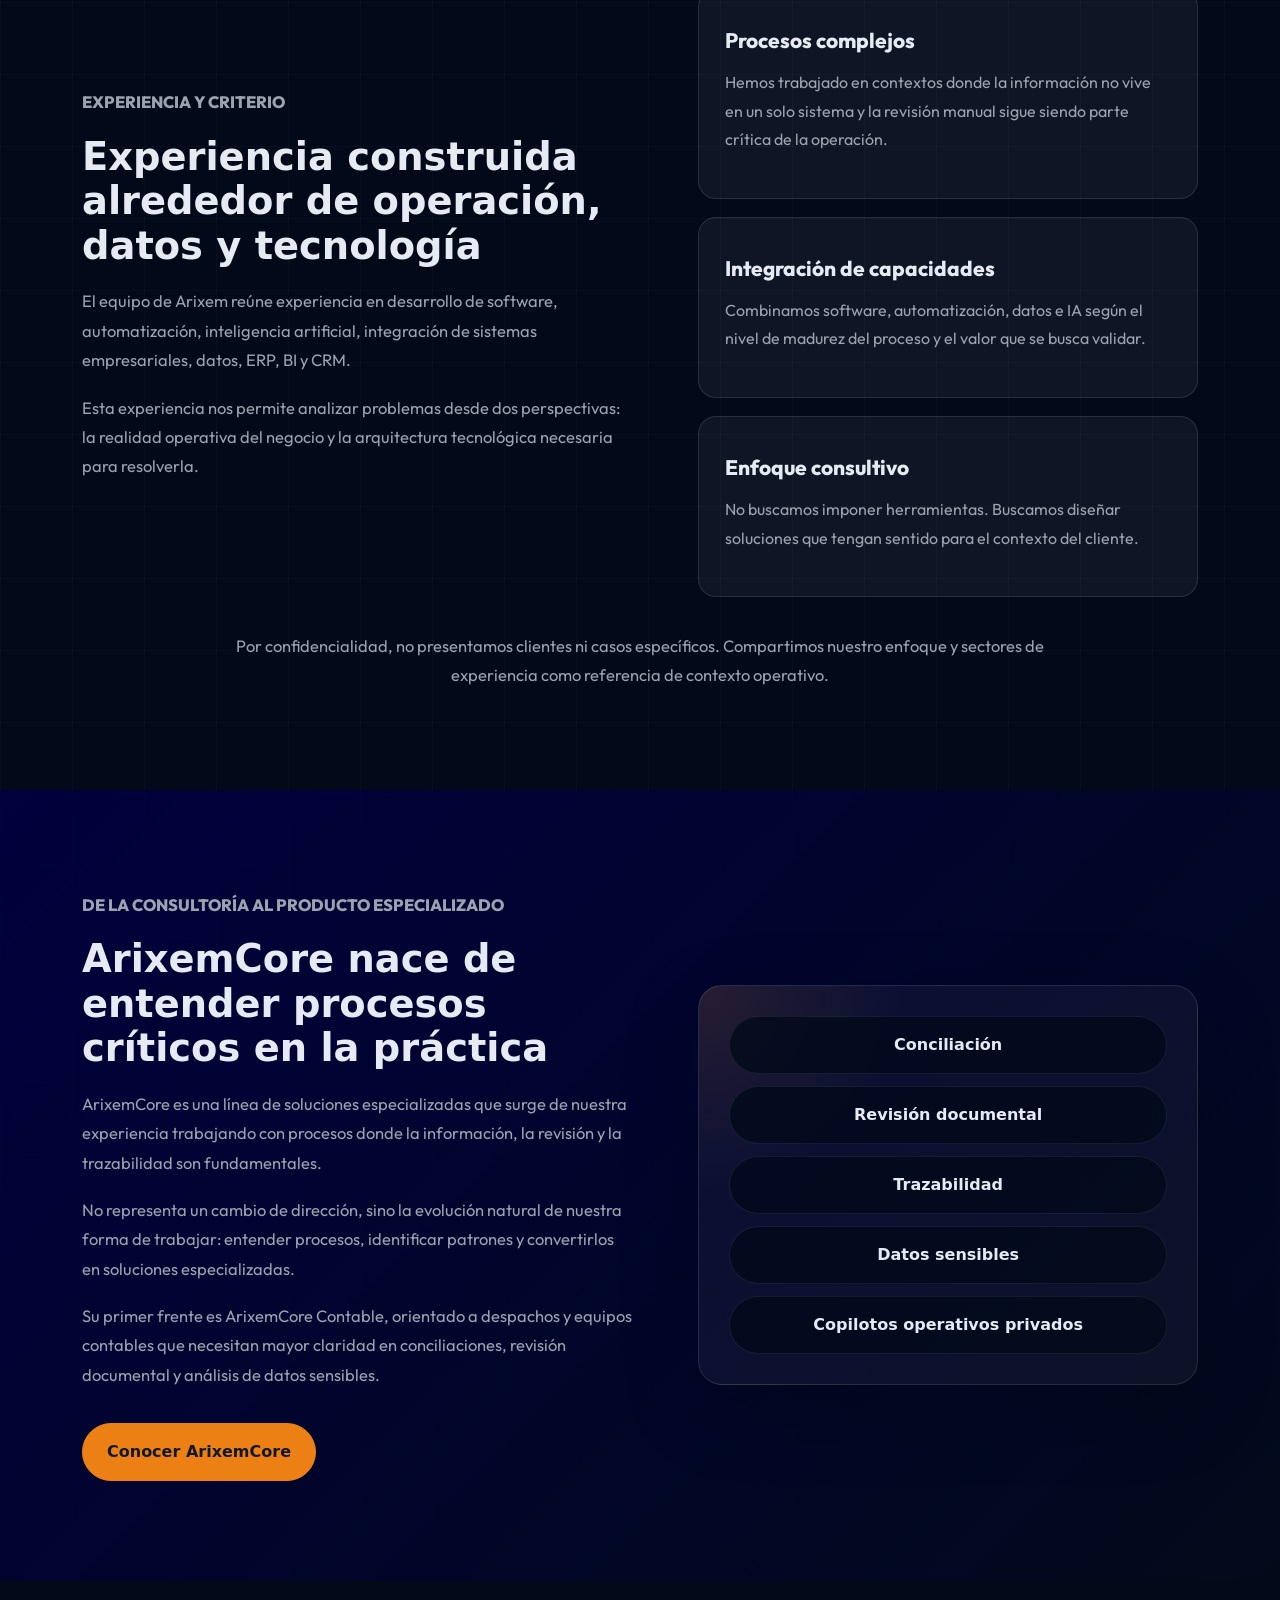
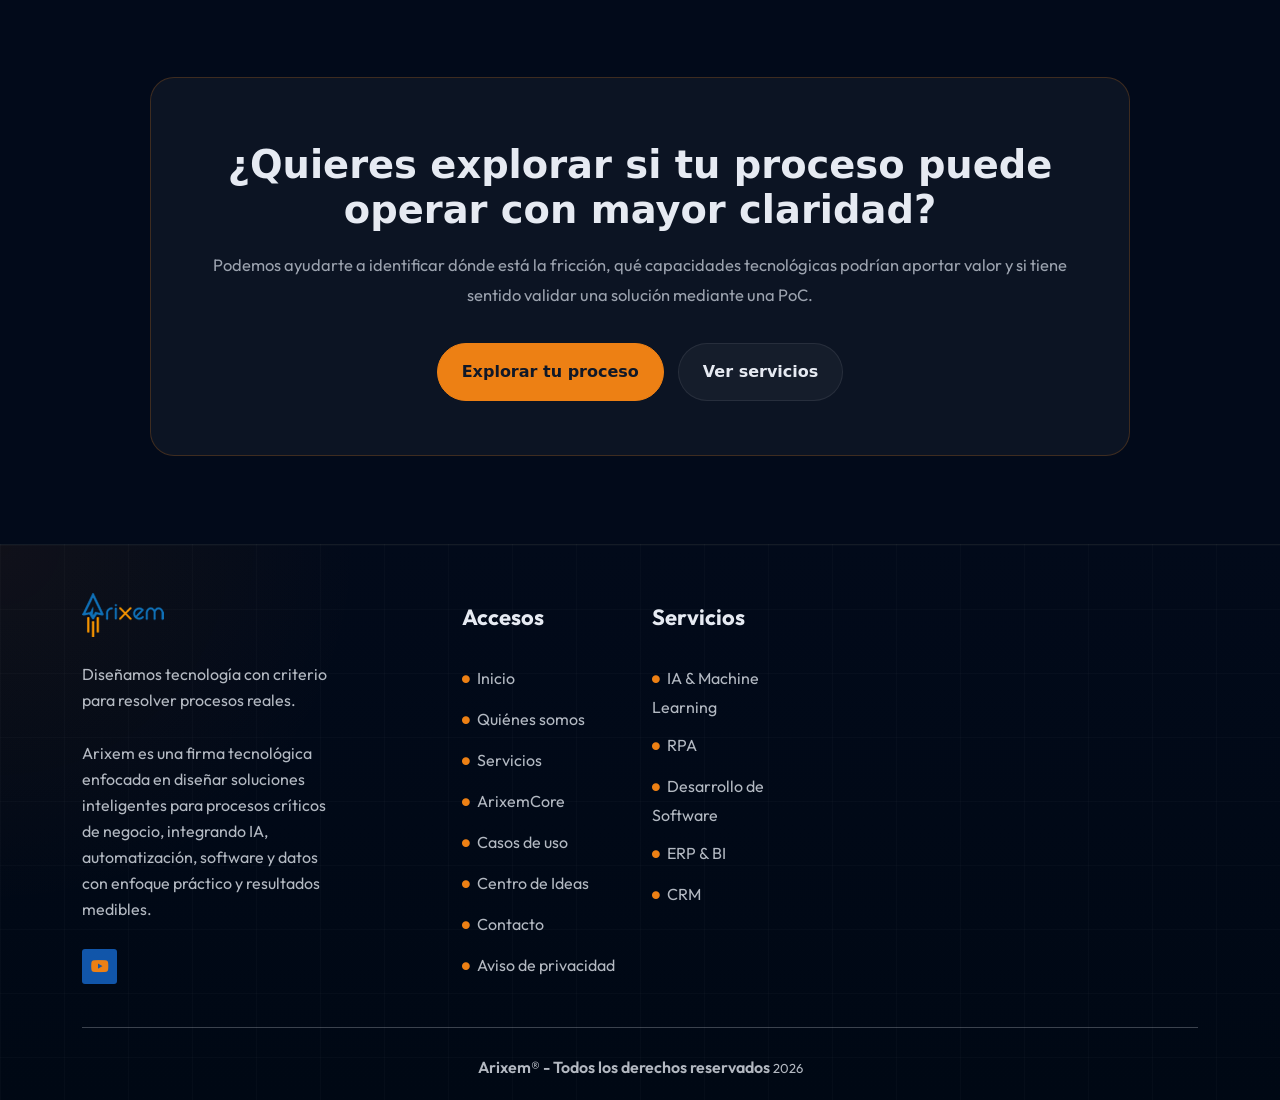
<file: about.html>
<!DOCTYPE html>
<html lang="es-MX">
    <head>
        <meta charset="UTF-8" />
        <meta http-equiv="x-ua-compatible" content="ie=edge" />
        <title>Arixem | Quiénes somos</title>
        <meta
            name="description"
            content="Arixem es una firma tecnológica que diseña soluciones inteligentes para procesos críticos de negocio, integrando IA, automatización, software y datos con criterio práctico, trazabilidad y resultados medibles."
        />
        <meta name="viewport" content="width=device-width, initial-scale=1" />
        <meta property="og:title" content="Arixem | Quiénes somos" />
        <meta
            property="og:description"
            content="Conoce el enfoque de Arixem: tecnología aplicada con criterio para resolver procesos reales, reducir fricción operativa y construir soluciones trazables."
        />
        <meta property="og:type" content="website" />
        <meta property="og:url" content="https://www.arixem.com.mx/about.html" />
        <link rel="icon" type="image/png" sizes="56x56" href="assets/images/fav-icon/icon.png" />
        <link rel="stylesheet" href="assets/css/bootstrap.min.css" type="text/css" media="all" />
        <link rel="stylesheet" href="assets/css/owl.carousel.min.css" type="text/css" media="all" />
        <link rel="stylesheet" href="assets/css/animate.css" type="text/css" media="all" />
        <link rel="stylesheet" href="assets/css/animated-text.css" type="text/css" media="all" />
        <link rel="stylesheet" href="assets/css/all.min.css" type="text/css" media="all" />
        <link rel="stylesheet" href="assets/css/flaticon.css" type="text/css" media="all" />
        <link rel="stylesheet" href="assets/css/theme-default.css" type="text/css" media="all" />
        <link rel="stylesheet" href="assets/css/meanmenu.min.css" type="text/css" media="all" />
        <link rel="stylesheet" href="assets/css/owl.transitions.css" type="text/css" media="all" />
        <link rel="stylesheet" href="assets/css/bootstrap-icons.css" type="text/css" media="all" />
        <link rel="stylesheet" href="assets/css/style.css" type="text/css" media="all" />
        <link rel="stylesheet" href="assets/css/responsive.css" type="text/css" media="all" />
        <link rel="stylesheet" href="assets/css/scrollCue.css" type="text/css" media="all" />
        <link rel="stylesheet" href="assets/css/dark.css" type="text/css" media="all" />
    </head>

    <body class="arx-about">
        <div class="xs-sidebar-group info-group">
            <div class="xs-overlay xs-bg-black"></div>
            <div class="xs-sidebar-widget">
                <div class="sidebar-widget-container">
                    <div class="widget-heading">
                        <a href="#" class="close-side-widget" aria-label="Cerrar panel lateral">
                            <i class="far fa-times-circle"></i>
                        </a>
                    </div>
                    <div class="sidebar-textwidget">
                        <div class="sidebar-info-contents">
                            <div class="content-inner">
                                <div class="nav-logo">
                                    <a href="index.html"><img src="assets/images/home-1/f-logo.png" alt="Arixem" /></a>
                                </div>
                                <div class="content-box">
                                    <h2>Diseñamos tecnología con criterio</h2>
                                    <p class="text">
                                        Arixem ayuda a entender procesos críticos, identificar fricción operativa y
                                        validar soluciones aplicables con IA, automatización, software y datos.
                                    </p>
                                </div>
                                <div class="contact-info">
                                    <h2>Contacto</h2>
                                    <ul class="list-style-one">
                                        <li><span class="icon flaticon-email"></span>contacto@arixem.com.mx</li>
                                        <li>
                                            <span><i class="bi bi-telephone-inbound"></i></span>(+52) 55-8000-8348
                                        </li>
                                        <li>
                                            <span><i class="bi bi-geo-alt"></i></span>Javier Barros Sierra 540 Torre 1
                                            Piso 5, Santa Fe, Ciudad de México.
                                        </li>
                                        <li>
                                            <span><i class="bi bi-clock"></i></span>Lunes a Viernes: 09.00 a 18.00
                                        </li>
                                    </ul>
                                </div>
                                <ul class="social-box">
                                    <li class="youtube">
                                        <a
                                            href="https://www.youtube.com/@arixemtechnologies"
                                            target="_blank"
                                            rel="noopener noreferrer"
                                            class="fab fa-youtube"
                                            aria-label="YouTube de Arixem"
                                        ></a>
                                    </li>
                                </ul>
                            </div>
                        </div>
                    </div>
                </div>
            </div>
        </div>

        <div id="sticky-header" class="Technology_nav_manu">
            <div class="container">
                <div class="row align-items-center">
                    <div class="col-lg-2">
                        <div class="logo">
                            <a class="logo_img" href="index.html" title="Arixem">
                                <img src="assets/images/home-1/main-logo.png" alt="Arixem" />
                            </a>
                            <a class="main_sticky" href="index.html" title="Arixem">
                                <img src="assets/images/home-1/main-logo.png" alt="Arixem" />
                            </a>
                        </div>
                    </div>
                    <div class="col-lg-10">
                        <nav class="Technology_menu">
                            <ul class="nav_scroll">
                                <li><a href="index.html">Inicio</a></li>
                                <li><a href="service.html">Servicios</a></li>
                                <li><a href="https://www.arixemcore.com/">ArixemCore</a></li>
                                <li><a href="cases.html">Casos de uso</a></li>
                                <li><a href="ideas.html">Centro de Ideas</a></li>
                                <li><a href="about.html" class="active" aria-current="page">Quiénes somos</a></li>
                                <li><a href="contact.html">Contacto</a></li>
                            </ul>
                            <a class="arx-nav-cta" href="contact.html">Explorar tu proceso</a>
                            <div class="searchs-box-btn searchs-box-outer">
                                <div class="nav-btn navSidebar-btn">
                                    <a href="#" aria-label="Abrir panel lateral"><i class="fas fa-bars"></i></a>
                                </div>
                            </div>
                        </nav>
                    </div>
                </div>
            </div>
        </div>

        <div class="mobile-menu-area sticky d-sm-block d-md-block d-lg-none">
            <div class="mobile-menu">
                <nav class="Technology_menu">
                    <ul class="nav_scroll">
                        <li><a href="index.html">Inicio</a></li>
                        <li><a href="service.html">Servicios</a></li>
                        <li><a href="https://www.arixemcore.com/">ArixemCore</a></li>
                        <li><a href="cases.html">Casos de uso</a></li>
                        <li><a href="ideas.html">Centro de Ideas</a></li>
                        <li><a href="about.html" class="active" aria-current="page">Quiénes somos</a></li>
                        <li><a href="contact.html">Contacto</a></li>
                        <li><a href="contact.html">Explorar tu proceso</a></li>
                    </ul>
                </nav>
            </div>
        </div>

        <main>
            <section class="arx-about-hero">
                <div class="container">
                    <div class="arx-about-hero-grid">
                        <div class="arx-about-hero-copy">
                            <p class="arx-eyebrow">Quiénes somos</p>
                            <h1>Tecnología con criterio para resolver procesos reales</h1>
                            <p class="arx-hero-lead">
                                Somos una firma tecnológica enfocada en diseñar soluciones para procesos donde la
                                operación, los datos y la revisión requieren mayor claridad, trazabilidad y eficiencia.
                            </p>
                            <p>
                                No partimos de la tecnología como respuesta automática. Primero entendemos cómo opera el
                                proceso, qué información utiliza el equipo y dónde se pierde visibilidad.
                            </p>
                            <div class="arx-actions">
                                <a class="arx-btn arx-btn-primary" href="contact.html">Explorar tu proceso</a>
                                <a class="arx-btn arx-btn-secondary" href="service.html">Ver servicios</a>
                            </div>
                        </div>
                        <div class="arx-about-hero-panel" aria-label="Enfoque de trabajo de Arixem">
                            <div class="arx-about-flow-node">
                                <span>Proceso</span>
                                <strong>Operación real</strong>
                            </div>
                            <div class="arx-about-flow-line"></div>
                            <div class="arx-about-flow-node">
                                <span>Datos</span>
                                <strong>Información dispersa</strong>
                            </div>
                            <div class="arx-about-flow-line"></div>
                            <div class="arx-about-flow-node">
                                <span>Criterio</span>
                                <strong>Decisión técnica</strong>
                            </div>
                            <div class="arx-about-flow-line"></div>
                            <div class="arx-about-flow-node arx-about-flow-node-accent">
                                <span>Solución</span>
                                <strong>Valor validado</strong>
                            </div>
                        </div>
                    </div>
                </div>
            </section>

            <section class="arx-section arx-section-muted">
                <div class="container">
                    <div class="arx-section-head">
                        <h2>Lo que nos mueve no es la tecnología por sí sola</h2>
                        <p>
                            Creemos que la tecnología solo genera valor cuando ayuda a resolver un problema real:
                            reducir revisión repetitiva, conectar información dispersa, mejorar trazabilidad o dar mayor
                            claridad a la operación.
                        </p>
                    </div>
                    <div class="arx-card-grid arx-card-grid-4">
                        <article class="arx-card">
                            <h3>Entender antes de proponer</h3>
                            <p>
                                Cada proceso tiene reglas, excepciones, herramientas y criterios propios. Por eso
                                empezamos escuchando cómo trabaja realmente el equipo.
                            </p>
                        </article>
                        <article class="arx-card">
                            <h3>Diseñar con criterio</h3>
                            <p>
                                No toda fricción requiere IA, ni toda automatización requiere una plataforma compleja.
                                Elegimos la solución según el problema.
                            </p>
                        </article>
                        <article class="arx-card">
                            <h3>Validar antes de escalar</h3>
                            <p>
                                Preferimos validar con alcances controlados antes de invertir en soluciones difíciles de
                                adoptar o mantener.
                            </p>
                        </article>
                        <article class="arx-card">
                            <h3>Construir para operar</h3>
                            <p>
                                Diseñamos soluciones que deben funcionar en la práctica: claras, trazables, sostenibles
                                y alineadas con la operación del cliente.
                            </p>
                        </article>
                    </div>
                </div>
            </section>

            <section class="arx-section">
                <div class="container">
                    <div class="arx-section-head">
                        <h2>Un enfoque práctico para convertir complejidad en soluciones aplicables</h2>
                        <p>
                            Acompañamos a empresas y despachos desde el entendimiento del proceso hasta la validación de
                            soluciones tecnológicas con impacto operativo.
                        </p>
                    </div>
                    <div class="arx-method-grid">
                        <article class="arx-method-step">
                            <span>01</span>
                            <h3>Escuchamos el proceso</h3>
                            <p>
                                Entendemos cómo trabaja el equipo, qué información usa, qué tareas consumen más tiempo y
                                dónde se concentra la revisión manual.
                            </p>
                        </article>
                        <article class="arx-method-step">
                            <span>02</span>
                            <h3>Mapeamos la fricción</h3>
                            <p>
                                Identificamos fuentes dispersas, reglas operativas, validaciones repetitivas, errores
                                frecuentes y puntos donde se pierde trazabilidad.
                            </p>
                        </article>
                        <article class="arx-method-step">
                            <span>03</span>
                            <h3>Diseñamos una solución viable</h3>
                            <p>
                                Definimos qué capacidades tecnológicas tienen sentido: IA, automatización, software,
                                integración de datos, BI o una combinación de ellas.
                            </p>
                        </article>
                        <article class="arx-method-step">
                            <span>04</span>
                            <h3>Validamos con alcance controlado</h3>
                            <p>
                                Probamos valor mediante PoCs o primeras versiones funcionales antes de escalar hacia una
                                solución más robusta.
                            </p>
                        </article>
                    </div>
                </div>
            </section>

            <section class="arx-section arx-section-muted">
                <div class="container">
                    <div class="arx-section-head">
                        <h2>Tecnología aplicada con responsabilidad operativa</h2>
                        <p>
                            Trabajamos con procesos e información que pueden ser sensibles. Por eso cuidamos tanto la
                            solución técnica como la forma en que se implementa.
                        </p>
                    </div>
                    <div class="arx-card-grid arx-card-grid-4">
                        <article class="arx-card">
                            <h3>Trazabilidad</h3>
                            <p>
                                Buscamos que el resultado pueda explicarse: qué dato se usó, qué regla se aplicó y por
                                qué se llegó a una conclusión.
                            </p>
                        </article>
                        <article class="arx-card">
                            <h3>Seguridad y privacidad</h3>
                            <p>
                                Consideramos desde el inicio el manejo responsable de información sensible, accesos,
                                archivos y datos operativos.
                            </p>
                        </article>
                        <article class="arx-card">
                            <h3>Adopción real</h3>
                            <p>
                                Una solución solo funciona si el equipo puede usarla, entenderla y convertirla en parte
                                de su proceso.
                            </p>
                        </article>
                        <article class="arx-card">
                            <h3>Escalamiento gradual</h3>
                            <p>
                                No todo debe automatizarse desde el primer día. Priorizamos lo que puede validar valor y
                                crecer con sentido.
                            </p>
                        </article>
                    </div>
                </div>
            </section>

            <section class="arx-section">
                <div class="container">
                    <div class="arx-about-split">
                        <div>
                            <p class="arx-eyebrow">Experiencia y criterio</p>
                            <h2>Experiencia construida alrededor de operación, datos y tecnología</h2>
                            <p>
                                El equipo de Arixem reúne experiencia en desarrollo de software, automatización,
                                inteligencia artificial, integración de sistemas empresariales, datos, ERP, BI y CRM.
                            </p>
                            <p>
                                Esta experiencia nos permite analizar problemas desde dos perspectivas: la realidad
                                operativa del negocio y la arquitectura tecnológica necesaria para resolverla.
                            </p>
                        </div>
                        <div class="arx-about-experience-grid">
                            <article class="arx-card">
                                <h3>Procesos complejos</h3>
                                <p>
                                    Hemos trabajado en contextos donde la información no vive en un solo sistema y la
                                    revisión manual sigue siendo parte crítica de la operación.
                                </p>
                            </article>
                            <article class="arx-card">
                                <h3>Integración de capacidades</h3>
                                <p>
                                    Combinamos software, automatización, datos e IA según el nivel de madurez del
                                    proceso y el valor que se busca validar.
                                </p>
                            </article>
                            <article class="arx-card">
                                <h3>Enfoque consultivo</h3>
                                <p>
                                    No buscamos imponer herramientas. Buscamos diseñar soluciones que tengan sentido
                                    para el contexto del cliente.
                                </p>
                            </article>
                        </div>
                    </div>
                    <p class="arx-about-note">
                        Por confidencialidad, no presentamos clientes ni casos específicos. Compartimos nuestro enfoque
                        y sectores de experiencia como referencia de contexto operativo.
                    </p>
                </div>
            </section>

            <section class="arx-section arx-about-core-section">
                <div class="container">
                    <div class="arx-about-core-grid">
                        <div>
                            <p class="arx-eyebrow">De la consultoría al producto especializado</p>
                            <h2>ArixemCore nace de entender procesos críticos en la práctica</h2>
                            <p>
                                ArixemCore es una línea de soluciones especializadas que surge de nuestra experiencia
                                trabajando con procesos donde la información, la revisión y la trazabilidad son
                                fundamentales.
                            </p>
                            <p>
                                No representa un cambio de dirección, sino la evolución natural de nuestra forma de
                                trabajar: entender procesos, identificar patrones y convertirlos en soluciones
                                especializadas.
                            </p>
                            <p>
                                Su primer frente es ArixemCore Contable, orientado a despachos y equipos contables que
                                necesitan mayor claridad en conciliaciones, revisión documental y análisis de datos
                                sensibles.
                            </p>
                            <div class="arx-actions">
                                <a class="arx-btn arx-btn-primary" href="https://www.arixemcore.com/"
                                    >Conocer ArixemCore</a
                                >
                            </div>
                        </div>
                        <div class="arx-about-core-panel" aria-label="ArixemCore como solución especializada">
                            <span>Conciliación</span>
                            <span>Revisión documental</span>
                            <span>Trazabilidad</span>
                            <span>Datos sensibles</span>
                            <span>Copilotos operativos privados</span>
                        </div>
                    </div>
                </div>
            </section>

            <section class="arx-final-cta">
                <div class="container">
                    <div class="arx-final-cta-inner">
                        <h2>¿Quieres explorar si tu proceso puede operar con mayor claridad?</h2>
                        <p>
                            Podemos ayudarte a identificar dónde está la fricción, qué capacidades tecnológicas podrían
                            aportar valor y si tiene sentido validar una solución mediante una PoC.
                        </p>
                        <div class="arx-actions arx-actions-center">
                            <a class="arx-btn arx-btn-primary" href="contact.html">Explorar tu proceso</a>
                            <a class="arx-btn arx-btn-secondary" href="service.html">Ver servicios</a>
                        </div>
                    </div>
                </div>
            </section>
        </main>

        <div class="footer-area">
            <div class="container">
                <div class="row">
                    <div class="col-lg-4 col-md-6">
                        <div class="footer-widget-contact">
                            <div class="footer-widget-logo">
                                <a href="index.html"><img src="assets/images/home-1/f-logo.png" alt="Arixem" /></a>
                            </div>
                            <div class="footer-disc">
                                <p>Diseñamos tecnología con criterio para resolver procesos reales.</p>
                                <p>
                                    Arixem es una firma tecnológica enfocada en diseñar soluciones inteligentes para
                                    procesos críticos de negocio, integrando IA, automatización, software y datos con
                                    enfoque práctico y resultados medibles.
                                </p>
                            </div>
                            <div class="footer_icon">
                                <a
                                    href="https://www.youtube.com/@arixemtechnologies"
                                    target="_blank"
                                    rel="noopener noreferrer"
                                    aria-label="YouTube de Arixem"
                                    ><i class="fab fa-youtube"></i
                                ></a>
                            </div>
                        </div>
                    </div>
                    <div class="col-lg-2 col-md-6">
                        <div class="footer-widget-content">
                            <div class="footer-widget-title">
                                <h4>Accesos</h4>
                            </div>
                            <div class="footer-widget-menu">
                                <ul>
                                    <li>
                                        <a href="index.html"><span><i class="fas fa-circle"></i></span>Inicio</a>
                                    </li>
                                    <li>
                                        <a href="about.html"><span><i class="fas fa-circle"></i></span>Quiénes somos</a>
                                    </li>
                                    <li>
                                        <a href="service.html"><span><i class="fas fa-circle"></i></span>Servicios</a>
                                    </li>
                                    <li>
                                        <a href="https://www.arixemcore.com/">
                                            <span><i class="fas fa-circle"></i></span>ArixemCore</a
                                        >
                                    </li>
                                    <li>
                                        <a href="cases.html"><span><i class="fas fa-circle"></i></span>Casos de uso</a>
                                    </li>
                                    <li>
                                        <a href="ideas.html"><span><i class="fas fa-circle"></i></span>Centro de Ideas</a>
                                    </li>
                                    <li>
                                        <a href="contact.html"><span><i class="fas fa-circle"></i></span>Contacto</a>
                                    </li>
                                    <li>
                                        <a
                                            href="https://www.arixem.com.mx/documentos/aviso_priv_final.pdf"
                                            target="_blank"
                                            rel="noopener noreferrer"
                                        >
                                            <span><i class="fas fa-circle"></i></span>Aviso de privacidad</a
                                        >
                                    </li>
                                </ul>
                            </div>
                        </div>
                    </div>
                    <div class="col-lg-2 col-md-6">
                        <div class="footer-widget-content">
                            <div class="footer-widget-title">
                                <h4>Servicios</h4>
                            </div>
                            <div class="footer-widget-menu">
                                <ul>
                                    <li>
                                        <a href="service.html" class="link-service">
                                            <span><i class="fas fa-circle"></i></span>IA & Machine Learning</a
                                        >
                                    </li>
                                    <li>
                                        <a href="service.html" class="link-service">
                                            <span><i class="fas fa-circle"></i></span>RPA</a
                                        >
                                    </li>
                                    <li>
                                        <a href="service.html" class="link-service">
                                            <span><i class="fas fa-circle"></i></span>Desarrollo de Software</a
                                        >
                                    </li>
                                    <li>
                                        <a href="service.html" class="link-service">
                                            <span><i class="fas fa-circle"></i></span>ERP & BI</a
                                        >
                                    </li>
                                    <li>
                                        <a href="service.html" class="link-service">
                                            <span><i class="fas fa-circle"></i></span>CRM</a
                                        >
                                    </li>
                                </ul>
                            </div>
                        </div>
                    </div>
                </div>
                <hr />
                <div class="row">
                    <div class="col-md-12 text-center">
                        <div class="footer-bottom-content">
                            <h4>Arixem® - Todos los derechos reservados <i id="year" style="font-size: 13px"></i></h4>
                        </div>
                    </div>
                </div>
            </div>
        </div>

        <script src="assets/js/vendor/jquery-3.6.2.min.js"></script>
        <script src="assets/js/jquery.meanmenu.js"></script>
        <script src="assets/js/arx-site.js"></script>
        <script async src="https://www.googletagmanager.com/gtag/js?id=G-Q0LSPEP4LR"></script>
        <script>
            window.dataLayer = window.dataLayer || [];
            function gtag() {
                dataLayer.push(arguments);
            }
            gtag("js", new Date());
            gtag("config", "G-Q0LSPEP4LR");
        </script>
    </body>
</html>
</file>
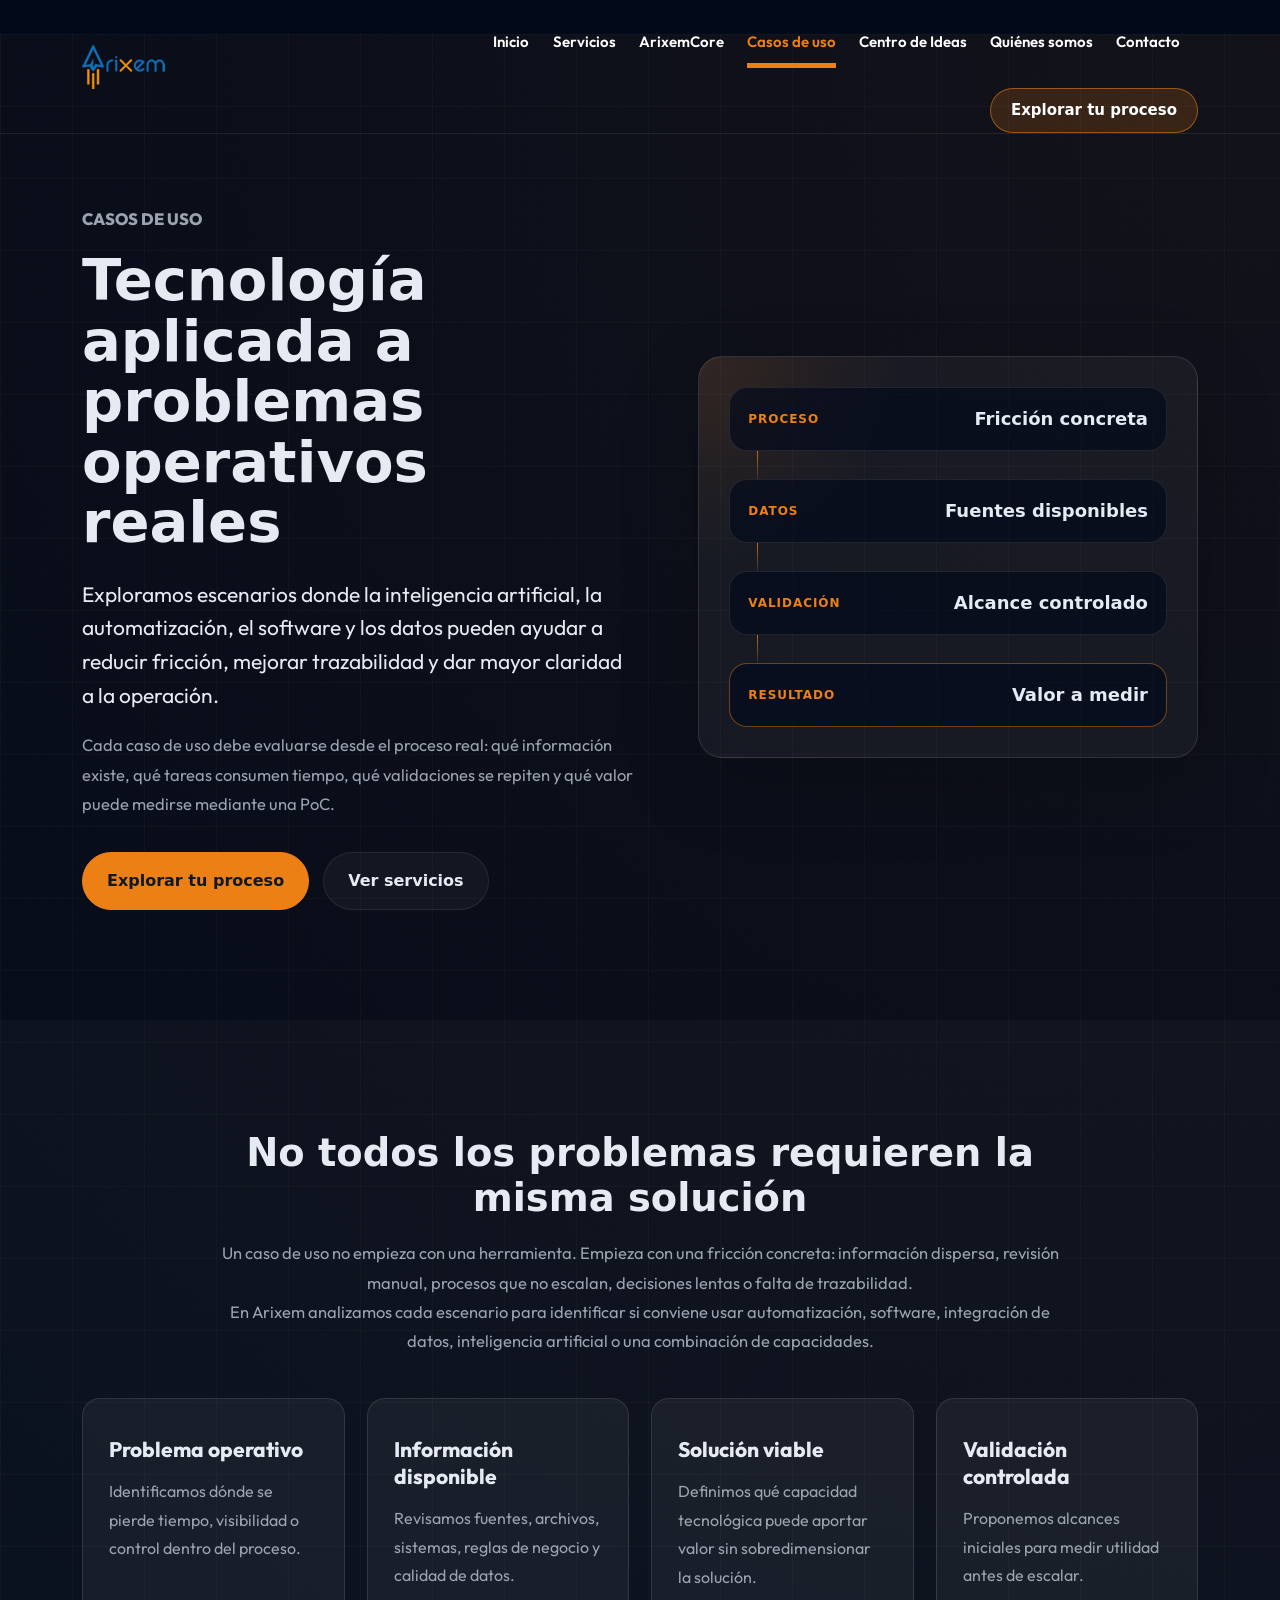
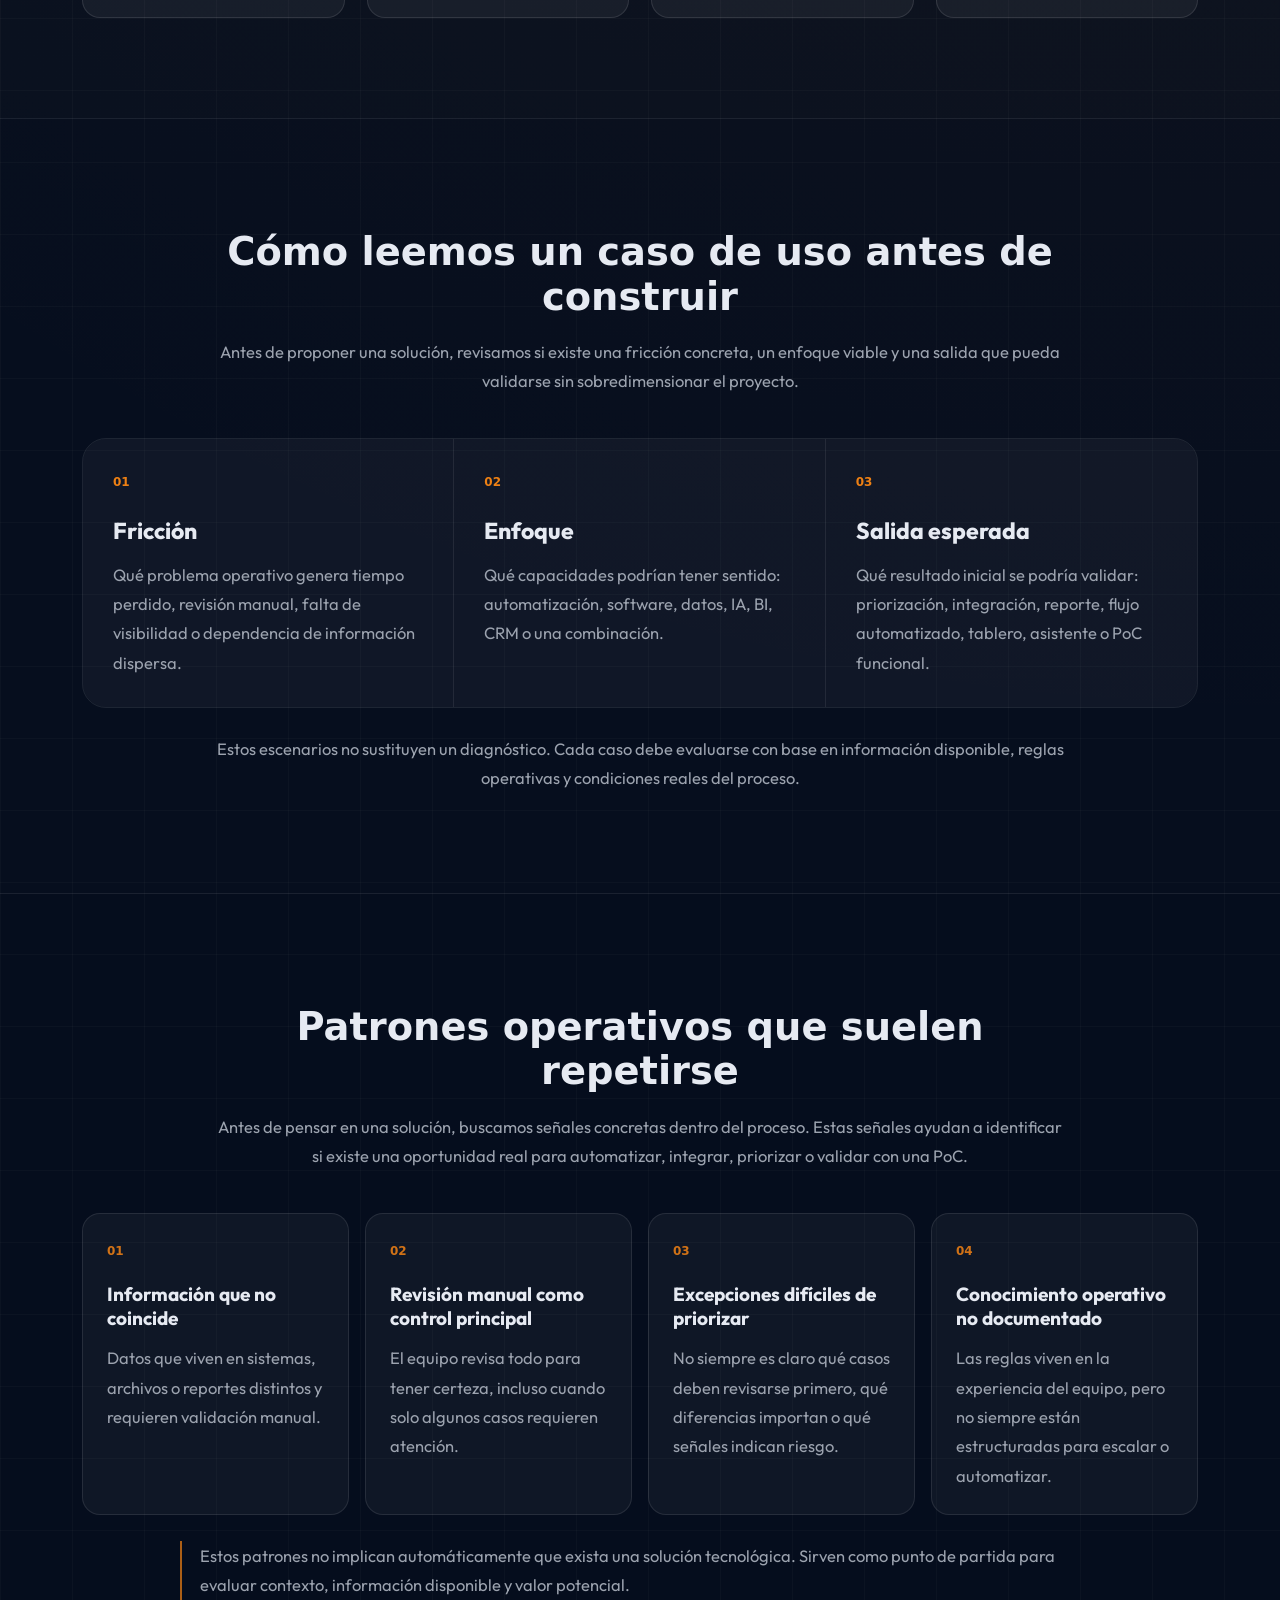
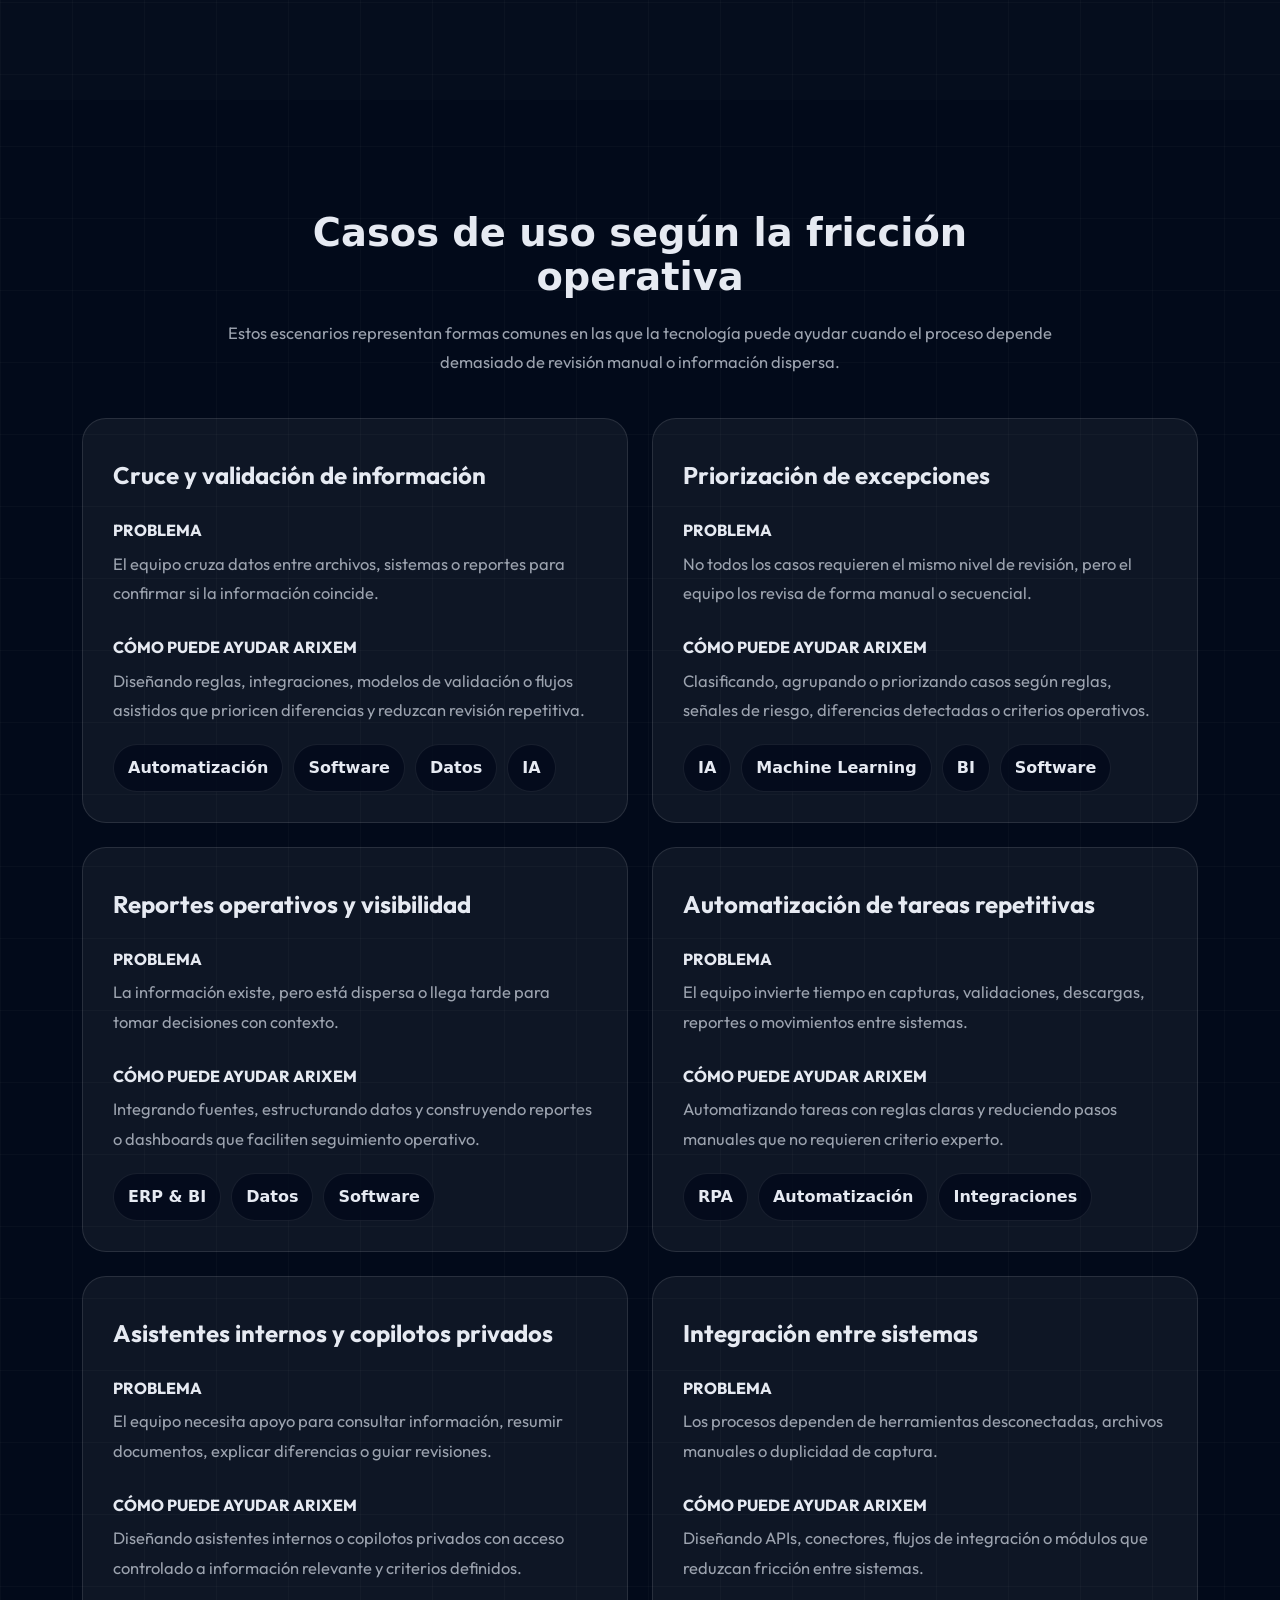
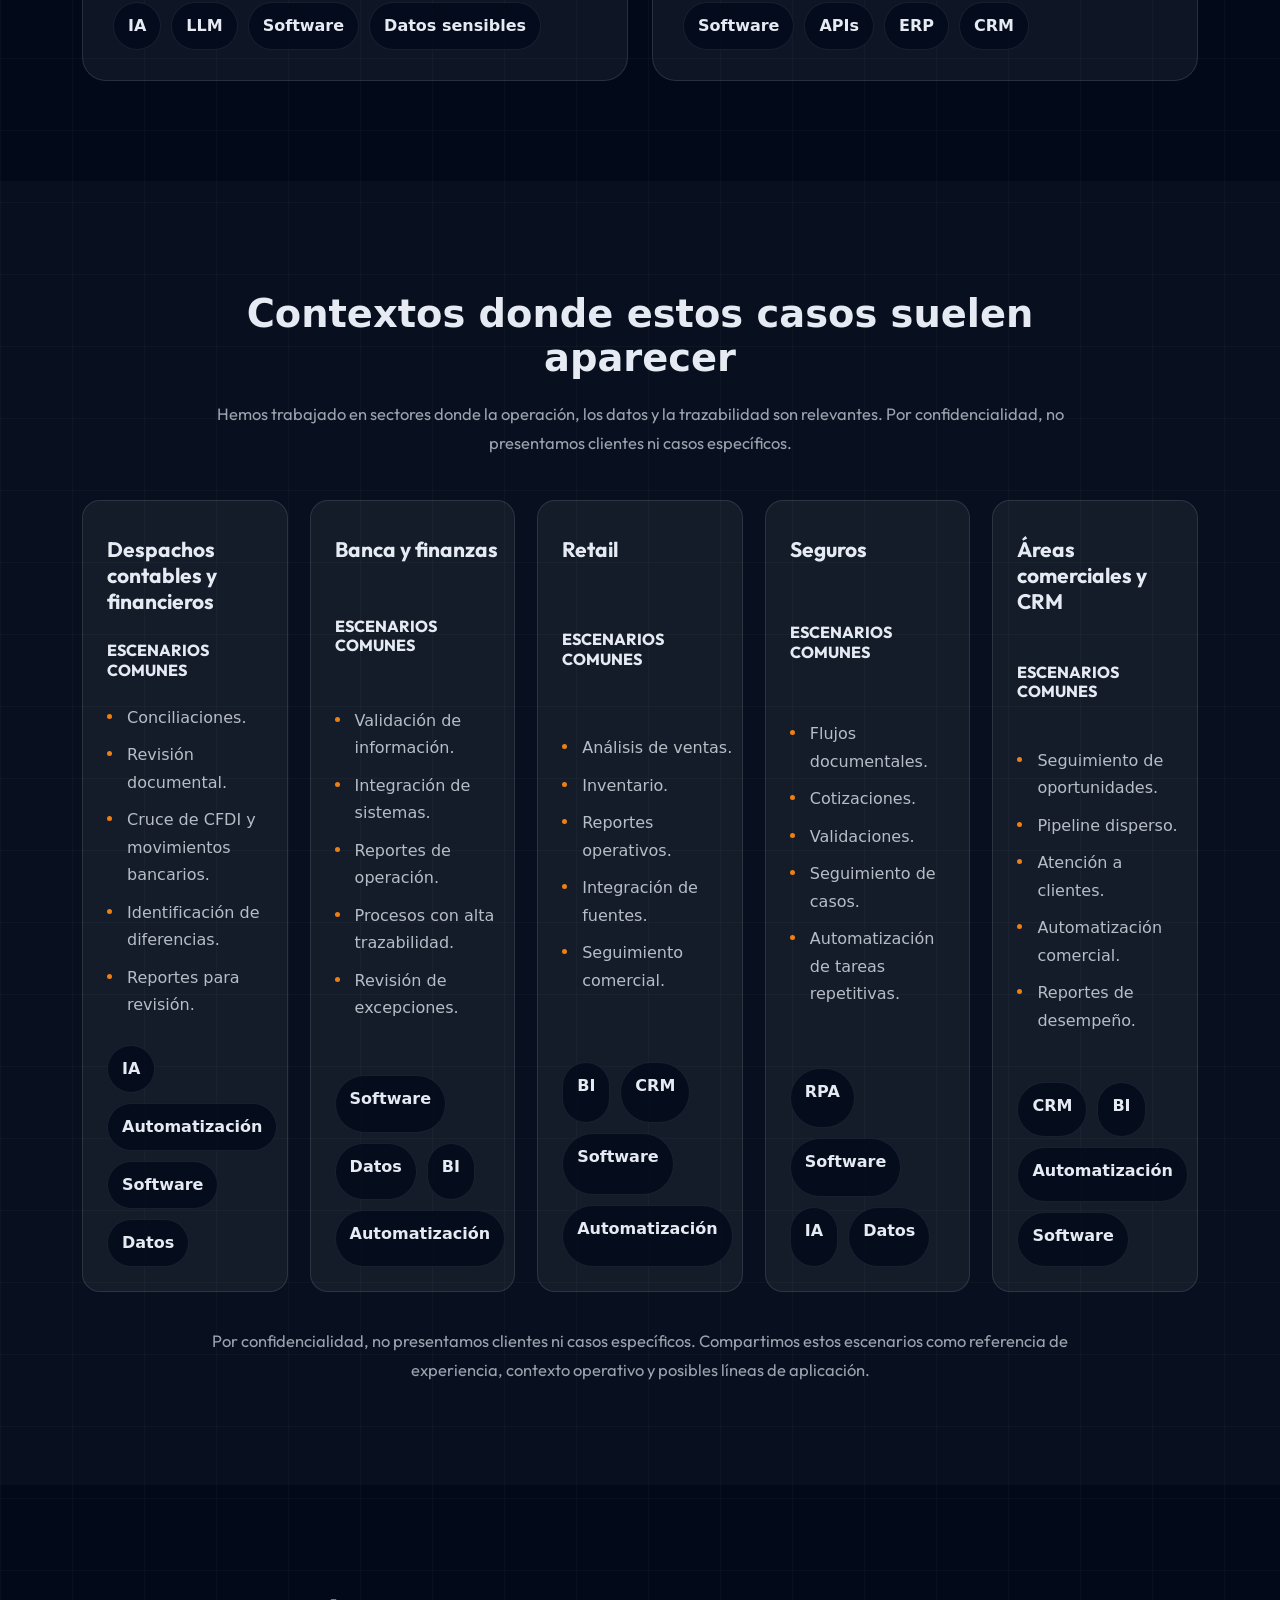
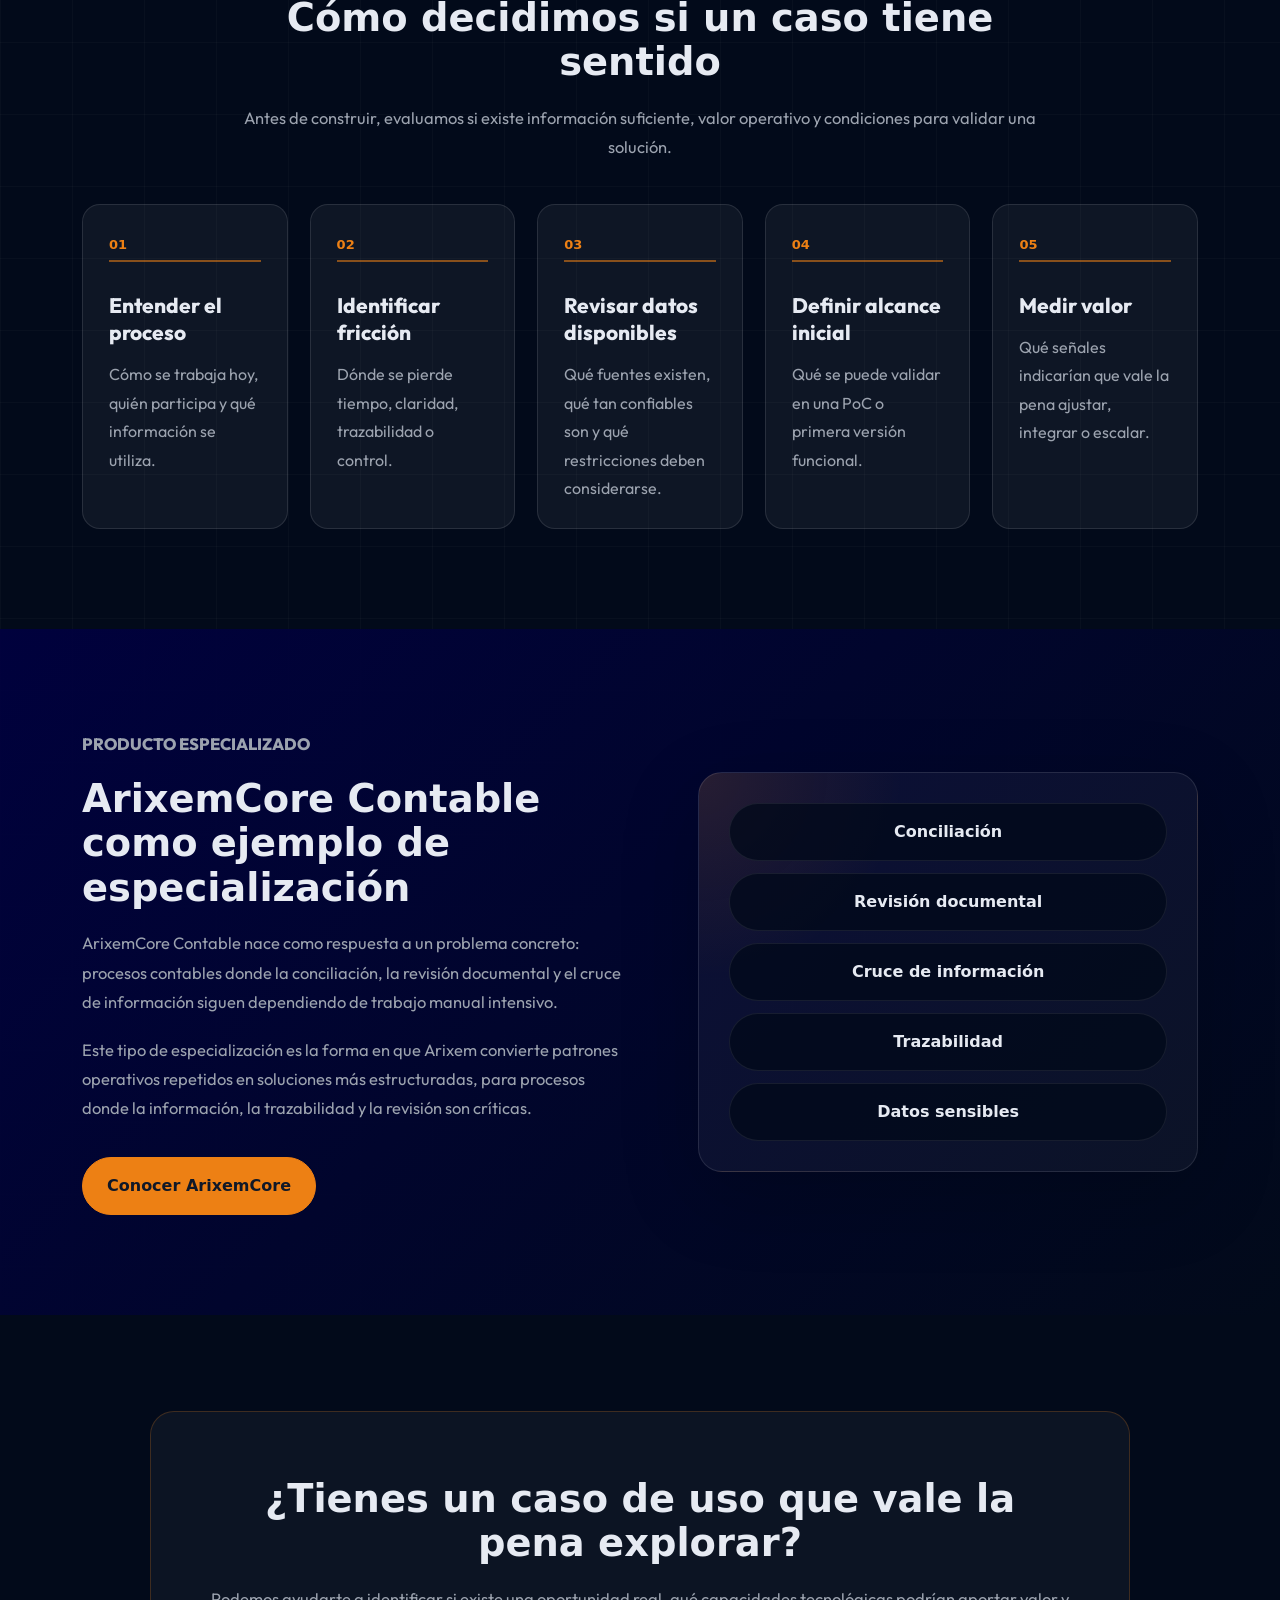
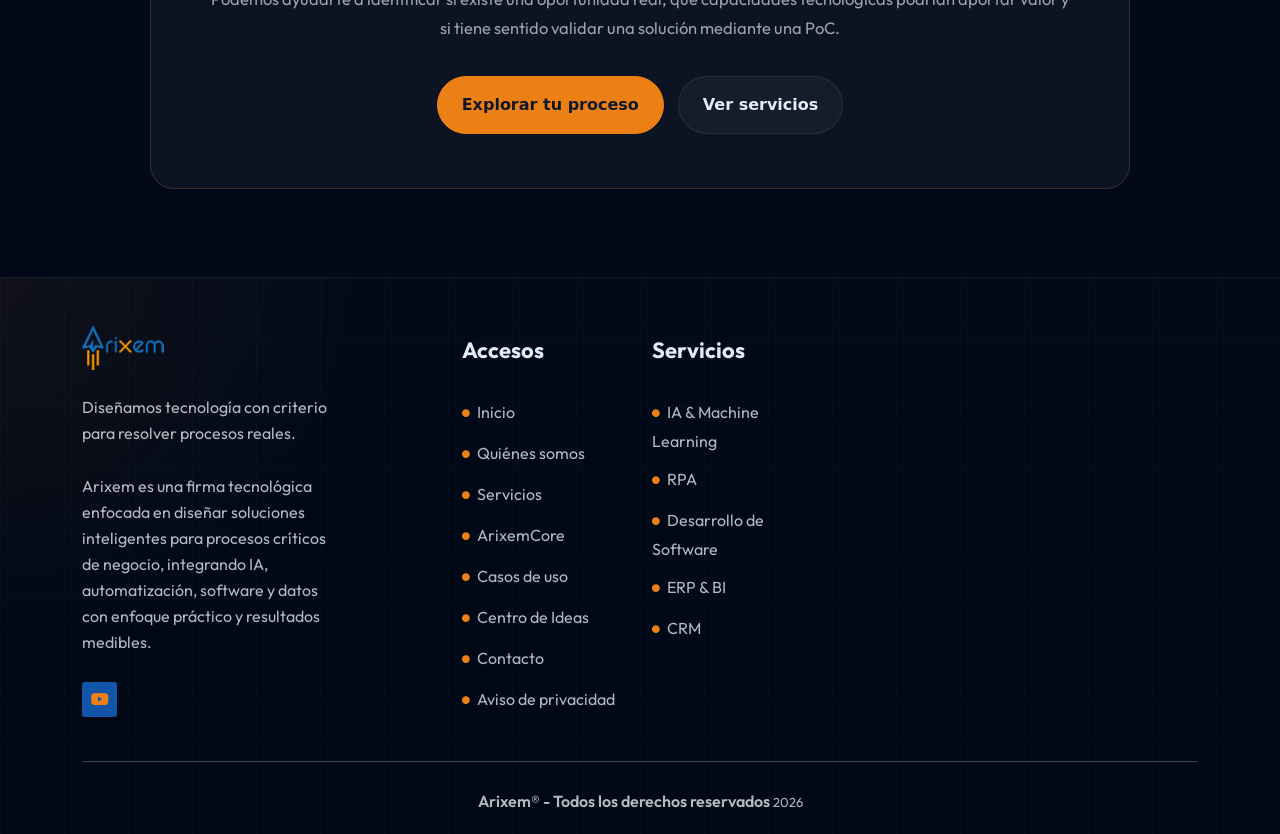
<file: cases.html>
<!DOCTYPE html>
<html lang="es-MX">
    <head>
        <meta charset="UTF-8" />
        <meta http-equiv="x-ua-compatible" content="ie=edge" />
        <title>Arixem | Casos de uso de tecnología aplicada</title>
        <meta
            name="description"
            content="Explora casos de uso donde Arixem aplica IA, automatización, software y datos para resolver procesos críticos, reducir revisión manual y mejorar trazabilidad operativa."
        />
        <meta name="viewport" content="width=device-width, initial-scale=1" />
        <meta property="og:title" content="Arixem | Casos de uso de tecnología aplicada" />
        <meta
            property="og:description"
            content="Casos de uso aplicables para entender cómo IA, automatización, software y datos pueden ayudar a resolver procesos operativos con mayor claridad y trazabilidad."
        />
        <meta property="og:type" content="website" />
        <meta property="og:url" content="https://www.arixem.com.mx/cases.html" />
        <link rel="icon" type="image/png" sizes="56x56" href="assets/images/fav-icon/icon.png" />
        <link rel="stylesheet" href="assets/css/bootstrap.min.css" type="text/css" media="all" />
        <link rel="stylesheet" href="assets/css/owl.carousel.min.css" type="text/css" media="all" />
        <link rel="stylesheet" href="assets/css/animate.css" type="text/css" media="all" />
        <link rel="stylesheet" href="assets/css/animated-text.css" type="text/css" media="all" />
        <link rel="stylesheet" href="assets/css/all.min.css" type="text/css" media="all" />
        <link rel="stylesheet" href="assets/css/flaticon.css" type="text/css" media="all" />
        <link rel="stylesheet" href="assets/css/theme-default.css" type="text/css" media="all" />
        <link rel="stylesheet" href="assets/css/meanmenu.min.css" type="text/css" media="all" />
        <link rel="stylesheet" href="assets/css/owl.transitions.css" type="text/css" media="all" />
        <link rel="stylesheet" href="assets/css/bootstrap-icons.css" type="text/css" media="all" />
        <link rel="stylesheet" href="assets/css/style.css" type="text/css" media="all" />
        <link rel="stylesheet" href="assets/css/responsive.css" type="text/css" media="all" />
        <link rel="stylesheet" href="assets/css/scrollCue.css" type="text/css" media="all" />
        <link rel="stylesheet" href="assets/css/dark.css" type="text/css" media="all" />
    </head>

    <body class="arx-cases">
        <div class="xs-sidebar-group info-group">
            <div class="xs-overlay xs-bg-black"></div>
            <div class="xs-sidebar-widget">
                <div class="sidebar-widget-container">
                    <div class="widget-heading">
                        <a href="#" class="close-side-widget" aria-label="Cerrar panel lateral">
                            <i class="far fa-times-circle"></i>
                        </a>
                    </div>
                    <div class="sidebar-textwidget">
                        <div class="sidebar-info-contents">
                            <div class="content-inner">
                                <div class="nav-logo">
                                    <a href="index.html"><img src="assets/images/home-1/f-logo.png" alt="Arixem" /></a>
                                </div>
                                <div class="content-box">
                                    <h2>Diseñamos tecnología con criterio</h2>
                                    <p class="text">
                                        Arixem ayuda a entender procesos críticos, identificar fricción operativa y
                                        validar soluciones aplicables con IA, automatización, software y datos.
                                    </p>
                                </div>
                                <div class="contact-info">
                                    <h2>Contacto</h2>
                                    <ul class="list-style-one">
                                        <li><span class="icon flaticon-email"></span>contacto@arixem.com.mx</li>
                                        <li>
                                            <span><i class="bi bi-telephone-inbound"></i></span>(+52) 55-8000-8348
                                        </li>
                                        <li>
                                            <span><i class="bi bi-geo-alt"></i></span>Javier Barros Sierra 540 Torre 1
                                            Piso 5, Santa Fe, Ciudad de México.
                                        </li>
                                        <li>
                                            <span><i class="bi bi-clock"></i></span>Lunes a Viernes: 09.00 a 18.00
                                        </li>
                                    </ul>
                                </div>
                                <ul class="social-box">
                                    <li class="youtube">
                                        <a
                                            href="https://www.youtube.com/@arixemtechnologies"
                                            target="_blank"
                                            rel="noopener noreferrer"
                                            class="fab fa-youtube"
                                            aria-label="YouTube de Arixem"
                                        ></a>
                                    </li>
                                </ul>
                            </div>
                        </div>
                    </div>
                </div>
            </div>
        </div>

        <div id="sticky-header" class="Technology_nav_manu">
            <div class="container">
                <div class="row align-items-center">
                    <div class="col-lg-2">
                        <div class="logo">
                            <a class="logo_img" href="index.html" title="Arixem">
                                <img src="assets/images/home-1/main-logo.png" alt="Arixem" />
                            </a>
                            <a class="main_sticky" href="index.html" title="Arixem">
                                <img src="assets/images/home-1/main-logo.png" alt="Arixem" />
                            </a>
                        </div>
                    </div>
                    <div class="col-lg-10">
                        <nav class="Technology_menu">
                            <ul class="nav_scroll">
                                <li><a href="index.html">Inicio</a></li>
                                <li><a href="service.html">Servicios</a></li>
                                <li><a href="https://www.arixemcore.com/">ArixemCore</a></li>
                                <li><a href="cases.html" class="active" aria-current="page">Casos de uso</a></li>
                                <li><a href="ideas.html">Centro de Ideas</a></li>
                                <li><a href="about.html">Quiénes somos</a></li>
                                <li><a href="contact.html">Contacto</a></li>
                            </ul>
                            <a class="arx-nav-cta" href="contact.html">Explorar tu proceso</a>
                            <div class="searchs-box-btn searchs-box-outer">
                                <div class="nav-btn navSidebar-btn">
                                    <a href="#" aria-label="Abrir panel lateral"><i class="fas fa-bars"></i></a>
                                </div>
                            </div>
                        </nav>
                    </div>
                </div>
            </div>
        </div>

        <div class="mobile-menu-area sticky d-sm-block d-md-block d-lg-none">
            <div class="mobile-menu">
                <nav class="Technology_menu">
                    <ul class="nav_scroll">
                        <li><a href="index.html">Inicio</a></li>
                        <li><a href="service.html">Servicios</a></li>
                        <li><a href="https://www.arixemcore.com/">ArixemCore</a></li>
                        <li><a href="cases.html" class="active" aria-current="page">Casos de uso</a></li>
                        <li><a href="ideas.html">Centro de Ideas</a></li>
                        <li><a href="about.html">Quiénes somos</a></li>
                        <li><a href="contact.html">Contacto</a></li>
                        <li><a href="contact.html">Explorar tu proceso</a></li>
                    </ul>
                </nav>
            </div>
        </div>

        <main>
            <section class="arx-cases-hero">
                <div class="container">
                    <div class="arx-cases-hero-grid">
                        <div class="arx-cases-hero-copy">
                            <p class="arx-eyebrow">Casos de uso</p>
                            <h1>Tecnología aplicada a problemas operativos reales</h1>
                            <p class="arx-hero-lead">
                                Exploramos escenarios donde la inteligencia artificial, la automatización, el software y
                                los datos pueden ayudar a reducir fricción, mejorar trazabilidad y dar mayor claridad a
                                la operación.
                            </p>
                            <p>
                                Cada caso de uso debe evaluarse desde el proceso real: qué información existe, qué
                                tareas consumen tiempo, qué validaciones se repiten y qué valor puede medirse mediante
                                una PoC.
                            </p>
                            <div class="arx-actions">
                                <a class="arx-btn arx-btn-primary" href="contact.html">Explorar tu proceso</a>
                                <a class="arx-btn arx-btn-secondary" href="service.html">Ver servicios</a>
                            </div>
                        </div>
                        <div class="arx-cases-hero-panel" aria-label="Flujo conceptual de casos de uso">
                            <div class="arx-cases-flow-node">
                                <span>Proceso</span>
                                <strong>Fricción concreta</strong>
                            </div>
                            <div class="arx-cases-flow-line"></div>
                            <div class="arx-cases-flow-node">
                                <span>Datos</span>
                                <strong>Fuentes disponibles</strong>
                            </div>
                            <div class="arx-cases-flow-line"></div>
                            <div class="arx-cases-flow-node">
                                <span>Validación</span>
                                <strong>Alcance controlado</strong>
                            </div>
                            <div class="arx-cases-flow-line"></div>
                            <div class="arx-cases-flow-node arx-cases-flow-node-accent">
                                <span>Resultado</span>
                                <strong>Valor a medir</strong>
                            </div>
                        </div>
                    </div>
                </div>
            </section>

            <section class="arx-section arx-section-muted">
                <div class="container">
                    <div class="arx-section-head">
                        <h2>No todos los problemas requieren la misma solución</h2>
                        <p>
                            Un caso de uso no empieza con una herramienta. Empieza con una fricción concreta:
                            información dispersa, revisión manual, procesos que no escalan, decisiones lentas o falta de
                            trazabilidad.
                        </p>
                        <p>
                            En Arixem analizamos cada escenario para identificar si conviene usar automatización,
                            software, integración de datos, inteligencia artificial o una combinación de capacidades.
                        </p>
                    </div>
                    <div class="arx-card-grid arx-card-grid-4">
                        <article class="arx-card">
                            <h3>Problema operativo</h3>
                            <p>Identificamos dónde se pierde tiempo, visibilidad o control dentro del proceso.</p>
                        </article>
                        <article class="arx-card">
                            <h3>Información disponible</h3>
                            <p>Revisamos fuentes, archivos, sistemas, reglas de negocio y calidad de datos.</p>
                        </article>
                        <article class="arx-card">
                            <h3>Solución viable</h3>
                            <p>
                                Definimos qué capacidad tecnológica puede aportar valor sin sobredimensionar la
                                solución.
                            </p>
                        </article>
                        <article class="arx-card">
                            <h3>Validación controlada</h3>
                            <p>Proponemos alcances iniciales para medir utilidad antes de escalar.</p>
                        </article>
                    </div>
                </div>
            </section>

            <section class="arx-section arx-cases-framework-section">
                <div class="container">
                    <div class="arx-section-head">
                        <h2>Cómo leemos un caso de uso antes de construir</h2>
                        <p>
                            Antes de proponer una solución, revisamos si existe una fricción concreta, un enfoque viable
                            y una salida que pueda validarse sin sobredimensionar el proyecto.
                        </p>
                    </div>
                    <div class="arx-cases-framework">
                        <article class="arx-cases-framework-item">
                            <span>01</span>
                            <h3>Fricción</h3>
                            <p>
                                Qué problema operativo genera tiempo perdido, revisión manual, falta de visibilidad o
                                dependencia de información dispersa.
                            </p>
                        </article>
                        <article class="arx-cases-framework-item">
                            <span>02</span>
                            <h3>Enfoque</h3>
                            <p>
                                Qué capacidades podrían tener sentido: automatización, software, datos, IA, BI, CRM o
                                una combinación.
                            </p>
                        </article>
                        <article class="arx-cases-framework-item">
                            <span>03</span>
                            <h3>Salida esperada</h3>
                            <p>
                                Qué resultado inicial se podría validar: priorización, integración, reporte, flujo
                                automatizado, tablero, asistente o PoC funcional.
                            </p>
                        </article>
                    </div>
                    <p class="arx-cases-framework-note">
                        Estos escenarios no sustituyen un diagnóstico. Cada caso debe evaluarse con base en información
                        disponible, reglas operativas y condiciones reales del proceso.
                    </p>
                </div>
            </section>

            <section class="arx-section arx-cases-pattern-section">
                <div class="container">
                    <div class="arx-section-head">
                        <h2>Patrones operativos que suelen repetirse</h2>
                        <p>
                            Antes de pensar en una solución, buscamos señales concretas dentro del proceso. Estas
                            señales ayudan a identificar si existe una oportunidad real para automatizar, integrar,
                            priorizar o validar con una PoC.
                        </p>
                    </div>
                    <div class="arx-cases-pattern-grid">
                        <article class="arx-cases-pattern-card">
                            <span>01</span>
                            <h3>Información que no coincide</h3>
                            <p>
                                Datos que viven en sistemas, archivos o reportes distintos y requieren validación
                                manual.
                            </p>
                        </article>
                        <article class="arx-cases-pattern-card">
                            <span>02</span>
                            <h3>Revisión manual como control principal</h3>
                            <p>
                                El equipo revisa todo para tener certeza, incluso cuando solo algunos casos requieren
                                atención.
                            </p>
                        </article>
                        <article class="arx-cases-pattern-card">
                            <span>03</span>
                            <h3>Excepciones difíciles de priorizar</h3>
                            <p>
                                No siempre es claro qué casos deben revisarse primero, qué diferencias importan o qué
                                señales indican riesgo.
                            </p>
                        </article>
                        <article class="arx-cases-pattern-card">
                            <span>04</span>
                            <h3>Conocimiento operativo no documentado</h3>
                            <p>
                                Las reglas viven en la experiencia del equipo, pero no siempre están estructuradas para
                                escalar o automatizar.
                            </p>
                        </article>
                    </div>
                    <p class="arx-cases-pattern-note">
                        Estos patrones no implican automáticamente que exista una solución tecnológica. Sirven como
                        punto de partida para evaluar contexto, información disponible y valor potencial.
                    </p>
                </div>
            </section>

            <section class="arx-section">
                <div class="container">
                    <div class="arx-section-head">
                        <h2>Casos de uso según la fricción operativa</h2>
                        <p>
                            Estos escenarios representan formas comunes en las que la tecnología puede ayudar cuando el
                            proceso depende demasiado de revisión manual o información dispersa.
                        </p>
                    </div>
                    <div class="arx-cases-use-grid">
                        <article class="arx-cases-use-card">
                            <h3>Cruce y validación de información</h3>
                            <div>
                                <h4>Problema</h4>
                                <p>
                                    El equipo cruza datos entre archivos, sistemas o reportes para confirmar si la
                                    información coincide.
                                </p>
                            </div>
                            <div>
                                <h4>Cómo puede ayudar Arixem</h4>
                                <p>
                                    Diseñando reglas, integraciones, modelos de validación o flujos asistidos que
                                    prioricen diferencias y reduzcan revisión repetitiva.
                                </p>
                            </div>
                            <div class="arx-cases-tags">
                                <span>Automatización</span>
                                <span>Software</span>
                                <span>Datos</span>
                                <span>IA</span>
                            </div>
                        </article>
                        <article class="arx-cases-use-card">
                            <h3>Priorización de excepciones</h3>
                            <div>
                                <h4>Problema</h4>
                                <p>
                                    No todos los casos requieren el mismo nivel de revisión, pero el equipo los revisa
                                    de forma manual o secuencial.
                                </p>
                            </div>
                            <div>
                                <h4>Cómo puede ayudar Arixem</h4>
                                <p>
                                    Clasificando, agrupando o priorizando casos según reglas, señales de riesgo,
                                    diferencias detectadas o criterios operativos.
                                </p>
                            </div>
                            <div class="arx-cases-tags">
                                <span>IA</span>
                                <span>Machine Learning</span>
                                <span>BI</span>
                                <span>Software</span>
                            </div>
                        </article>
                        <article class="arx-cases-use-card">
                            <h3>Reportes operativos y visibilidad</h3>
                            <div>
                                <h4>Problema</h4>
                                <p>
                                    La información existe, pero está dispersa o llega tarde para tomar decisiones con
                                    contexto.
                                </p>
                            </div>
                            <div>
                                <h4>Cómo puede ayudar Arixem</h4>
                                <p>
                                    Integrando fuentes, estructurando datos y construyendo reportes o dashboards que
                                    faciliten seguimiento operativo.
                                </p>
                            </div>
                            <div class="arx-cases-tags">
                                <span>ERP & BI</span>
                                <span>Datos</span>
                                <span>Software</span>
                            </div>
                        </article>
                        <article class="arx-cases-use-card">
                            <h3>Automatización de tareas repetitivas</h3>
                            <div>
                                <h4>Problema</h4>
                                <p>
                                    El equipo invierte tiempo en capturas, validaciones, descargas, reportes o
                                    movimientos entre sistemas.
                                </p>
                            </div>
                            <div>
                                <h4>Cómo puede ayudar Arixem</h4>
                                <p>
                                    Automatizando tareas con reglas claras y reduciendo pasos manuales que no requieren
                                    criterio experto.
                                </p>
                            </div>
                            <div class="arx-cases-tags">
                                <span>RPA</span>
                                <span>Automatización</span>
                                <span>Integraciones</span>
                            </div>
                        </article>
                        <article class="arx-cases-use-card">
                            <h3>Asistentes internos y copilotos privados</h3>
                            <div>
                                <h4>Problema</h4>
                                <p>
                                    El equipo necesita apoyo para consultar información, resumir documentos, explicar
                                    diferencias o guiar revisiones.
                                </p>
                            </div>
                            <div>
                                <h4>Cómo puede ayudar Arixem</h4>
                                <p>
                                    Diseñando asistentes internos o copilotos privados con acceso controlado a
                                    información relevante y criterios definidos.
                                </p>
                            </div>
                            <div class="arx-cases-tags">
                                <span>IA</span>
                                <span>LLM</span>
                                <span>Software</span>
                                <span>Datos sensibles</span>
                            </div>
                        </article>
                        <article class="arx-cases-use-card">
                            <h3>Integración entre sistemas</h3>
                            <div>
                                <h4>Problema</h4>
                                <p>
                                    Los procesos dependen de herramientas desconectadas, archivos manuales o duplicidad
                                    de captura.
                                </p>
                            </div>
                            <div>
                                <h4>Cómo puede ayudar Arixem</h4>
                                <p>
                                    Diseñando APIs, conectores, flujos de integración o módulos que reduzcan fricción
                                    entre sistemas.
                                </p>
                            </div>
                            <div class="arx-cases-tags">
                                <span>Software</span>
                                <span>APIs</span>
                                <span>ERP</span>
                                <span>CRM</span>
                            </div>
                        </article>
                    </div>
                </div>
            </section>

            <section class="arx-section arx-section-muted">
                <div class="container">
                    <div class="arx-section-head">
                        <h2>Contextos donde estos casos suelen aparecer</h2>
                        <p>
                            Hemos trabajado en sectores donde la operación, los datos y la trazabilidad son relevantes.
                            Por confidencialidad, no presentamos clientes ni casos específicos.
                        </p>
                    </div>
                    <div class="arx-cases-context-grid">
                        <article class="arx-cases-context-card">
                            <h3>Despachos contables y financieros</h3>
                            <h4>Escenarios comunes</h4>
                            <ul>
                                <li>Conciliaciones.</li>
                                <li>Revisión documental.</li>
                                <li>Cruce de CFDI y movimientos bancarios.</li>
                                <li>Identificación de diferencias.</li>
                                <li>Reportes para revisión.</li>
                            </ul>
                            <div class="arx-cases-tags">
                                <span>IA</span>
                                <span>Automatización</span>
                                <span>Software</span>
                                <span>Datos</span>
                            </div>
                        </article>
                        <article class="arx-cases-context-card">
                            <h3>Banca y finanzas</h3>
                            <h4>Escenarios comunes</h4>
                            <ul>
                                <li>Validación de información.</li>
                                <li>Integración de sistemas.</li>
                                <li>Reportes de operación.</li>
                                <li>Procesos con alta trazabilidad.</li>
                                <li>Revisión de excepciones.</li>
                            </ul>
                            <div class="arx-cases-tags">
                                <span>Software</span>
                                <span>Datos</span>
                                <span>BI</span>
                                <span>Automatización</span>
                            </div>
                        </article>
                        <article class="arx-cases-context-card">
                            <h3>Retail</h3>
                            <h4>Escenarios comunes</h4>
                            <ul>
                                <li>Análisis de ventas.</li>
                                <li>Inventario.</li>
                                <li>Reportes operativos.</li>
                                <li>Integración de fuentes.</li>
                                <li>Seguimiento comercial.</li>
                            </ul>
                            <div class="arx-cases-tags">
                                <span>BI</span>
                                <span>CRM</span>
                                <span>Software</span>
                                <span>Automatización</span>
                            </div>
                        </article>
                        <article class="arx-cases-context-card">
                            <h3>Seguros</h3>
                            <h4>Escenarios comunes</h4>
                            <ul>
                                <li>Flujos documentales.</li>
                                <li>Cotizaciones.</li>
                                <li>Validaciones.</li>
                                <li>Seguimiento de casos.</li>
                                <li>Automatización de tareas repetitivas.</li>
                            </ul>
                            <div class="arx-cases-tags">
                                <span>RPA</span>
                                <span>Software</span>
                                <span>IA</span>
                                <span>Datos</span>
                            </div>
                        </article>
                        <article class="arx-cases-context-card">
                            <h3>Áreas comerciales y CRM</h3>
                            <h4>Escenarios comunes</h4>
                            <ul>
                                <li>Seguimiento de oportunidades.</li>
                                <li>Pipeline disperso.</li>
                                <li>Atención a clientes.</li>
                                <li>Automatización comercial.</li>
                                <li>Reportes de desempeño.</li>
                            </ul>
                            <div class="arx-cases-tags">
                                <span>CRM</span>
                                <span>BI</span>
                                <span>Automatización</span>
                                <span>Software</span>
                            </div>
                        </article>
                    </div>
                    <p class="arx-cases-note">
                        Por confidencialidad, no presentamos clientes ni casos específicos. Compartimos estos escenarios
                        como referencia de experiencia, contexto operativo y posibles líneas de aplicación.
                    </p>
                </div>
            </section>

            <section class="arx-section">
                <div class="container">
                    <div class="arx-section-head">
                        <h2>Cómo decidimos si un caso tiene sentido</h2>
                        <p>
                            Antes de construir, evaluamos si existe información suficiente, valor operativo y condiciones
                            para validar una solución.
                        </p>
                    </div>
                    <div class="arx-cases-eval-grid">
                        <article class="arx-method-step">
                            <span>01</span>
                            <h3>Entender el proceso</h3>
                            <p>Cómo se trabaja hoy, quién participa y qué información se utiliza.</p>
                        </article>
                        <article class="arx-method-step">
                            <span>02</span>
                            <h3>Identificar fricción</h3>
                            <p>Dónde se pierde tiempo, claridad, trazabilidad o control.</p>
                        </article>
                        <article class="arx-method-step">
                            <span>03</span>
                            <h3>Revisar datos disponibles</h3>
                            <p>Qué fuentes existen, qué tan confiables son y qué restricciones deben considerarse.</p>
                        </article>
                        <article class="arx-method-step">
                            <span>04</span>
                            <h3>Definir alcance inicial</h3>
                            <p>Qué se puede validar en una PoC o primera versión funcional.</p>
                        </article>
                        <article class="arx-method-step">
                            <span>05</span>
                            <h3>Medir valor</h3>
                            <p>Qué señales indicarían que vale la pena ajustar, integrar o escalar.</p>
                        </article>
                    </div>
                </div>
            </section>

            <section class="arx-section arx-cases-core-section">
                <div class="container">
                    <div class="arx-cases-core-grid">
                        <div>
                            <p class="arx-eyebrow">Producto especializado</p>
                            <h2>ArixemCore Contable como ejemplo de especialización</h2>
                            <p>
                                ArixemCore Contable nace como respuesta a un problema concreto: procesos contables
                                donde la conciliación, la revisión documental y el cruce de información siguen
                                dependiendo de trabajo manual intensivo.
                            </p>
                            <p>
                                Este tipo de especialización es la forma en que Arixem convierte patrones operativos
                                repetidos en soluciones más estructuradas, para procesos donde la información, la
                                trazabilidad y la revisión son críticas.
                            </p>
                            <div class="arx-actions">
                                <a class="arx-btn arx-btn-primary" href="https://www.arixemcore.com/"
                                    >Conocer ArixemCore</a
                                >
                            </div>
                        </div>
                        <div class="arx-cases-core-panel" aria-label="ArixemCore Contable como especialización">
                            <span>Conciliación</span>
                            <span>Revisión documental</span>
                            <span>Cruce de información</span>
                            <span>Trazabilidad</span>
                            <span>Datos sensibles</span>
                        </div>
                    </div>
                </div>
            </section>

            <section class="arx-final-cta">
                <div class="container">
                    <div class="arx-final-cta-inner">
                        <h2>¿Tienes un caso de uso que vale la pena explorar?</h2>
                        <p>
                            Podemos ayudarte a identificar si existe una oportunidad real, qué capacidades tecnológicas
                            podrían aportar valor y si tiene sentido validar una solución mediante una PoC.
                        </p>
                        <div class="arx-actions arx-actions-center">
                            <a class="arx-btn arx-btn-primary" href="contact.html">Explorar tu proceso</a>
                            <a class="arx-btn arx-btn-secondary" href="service.html">Ver servicios</a>
                        </div>
                    </div>
                </div>
            </section>
        </main>

        <div class="footer-area">
            <div class="container">
                <div class="row">
                    <div class="col-lg-4 col-md-6">
                        <div class="footer-widget-contact">
                            <div class="footer-widget-logo">
                                <a href="index.html"><img src="assets/images/home-1/f-logo.png" alt="Arixem" /></a>
                            </div>
                            <div class="footer-disc">
                                <p>Diseñamos tecnología con criterio para resolver procesos reales.</p>
                                <p>
                                    Arixem es una firma tecnológica enfocada en diseñar soluciones inteligentes para
                                    procesos críticos de negocio, integrando IA, automatización, software y datos con
                                    enfoque práctico y resultados medibles.
                                </p>
                            </div>
                            <div class="footer_icon">
                                <a
                                    href="https://www.youtube.com/@arixemtechnologies"
                                    target="_blank"
                                    rel="noopener noreferrer"
                                    aria-label="YouTube de Arixem"
                                    ><i class="fab fa-youtube"></i
                                ></a>
                            </div>
                        </div>
                    </div>
                    <div class="col-lg-2 col-md-6">
                        <div class="footer-widget-content">
                            <div class="footer-widget-title">
                                <h4>Accesos</h4>
                            </div>
                            <div class="footer-widget-menu">
                                <ul>
                                    <li><a href="index.html"><span><i class="fas fa-circle"></i></span>Inicio</a></li>
                                    <li>
                                        <a href="about.html"><span><i class="fas fa-circle"></i></span>Quiénes somos</a>
                                    </li>
                                    <li>
                                        <a href="service.html"><span><i class="fas fa-circle"></i></span>Servicios</a>
                                    </li>
                                    <li>
                                        <a href="https://www.arixemcore.com/">
                                            <span><i class="fas fa-circle"></i></span>ArixemCore</a
                                        >
                                    </li>
                                    <li>
                                        <a href="cases.html"><span><i class="fas fa-circle"></i></span>Casos de uso</a>
                                    </li>
                                    <li>
                                        <a href="ideas.html"><span><i class="fas fa-circle"></i></span>Centro de Ideas</a>
                                    </li>
                                    <li>
                                        <a href="contact.html"><span><i class="fas fa-circle"></i></span>Contacto</a>
                                    </li>
                                    <li>
                                        <a
                                            href="https://www.arixem.com.mx/documentos/aviso_priv_final.pdf"
                                            target="_blank"
                                            rel="noopener noreferrer"
                                        >
                                            <span><i class="fas fa-circle"></i></span>Aviso de privacidad</a
                                        >
                                    </li>
                                </ul>
                            </div>
                        </div>
                    </div>
                    <div class="col-lg-2 col-md-6">
                        <div class="footer-widget-content">
                            <div class="footer-widget-title">
                                <h4>Servicios</h4>
                            </div>
                            <div class="footer-widget-menu">
                                <ul>
                                    <li>
                                        <a href="service.html" class="link-service">
                                            <span><i class="fas fa-circle"></i></span>IA & Machine Learning</a
                                        >
                                    </li>
                                    <li>
                                        <a href="service.html" class="link-service">
                                            <span><i class="fas fa-circle"></i></span>RPA</a
                                        >
                                    </li>
                                    <li>
                                        <a href="service.html" class="link-service">
                                            <span><i class="fas fa-circle"></i></span>Desarrollo de Software</a
                                        >
                                    </li>
                                    <li>
                                        <a href="service.html" class="link-service">
                                            <span><i class="fas fa-circle"></i></span>ERP & BI</a
                                        >
                                    </li>
                                    <li>
                                        <a href="service.html" class="link-service">
                                            <span><i class="fas fa-circle"></i></span>CRM</a
                                        >
                                    </li>
                                </ul>
                            </div>
                        </div>
                    </div>
                </div>
                <hr />
                <div class="row">
                    <div class="col-md-12 text-center">
                        <div class="footer-bottom-content">
                            <h4>Arixem® - Todos los derechos reservados <i id="year" style="font-size: 13px"></i></h4>
                        </div>
                    </div>
                </div>
            </div>
        </div>

        <script src="assets/js/vendor/jquery-3.6.2.min.js"></script>
        <script src="assets/js/jquery.meanmenu.js"></script>
        <script src="assets/js/arx-site.js"></script>
        <script async src="https://www.googletagmanager.com/gtag/js?id=G-Q0LSPEP4LR"></script>
        <script>
            window.dataLayer = window.dataLayer || [];
            function gtag() {
                dataLayer.push(arguments);
            }
            gtag("js", new Date());
            gtag("config", "G-Q0LSPEP4LR");
        </script>
    </body>
</html>
</file>
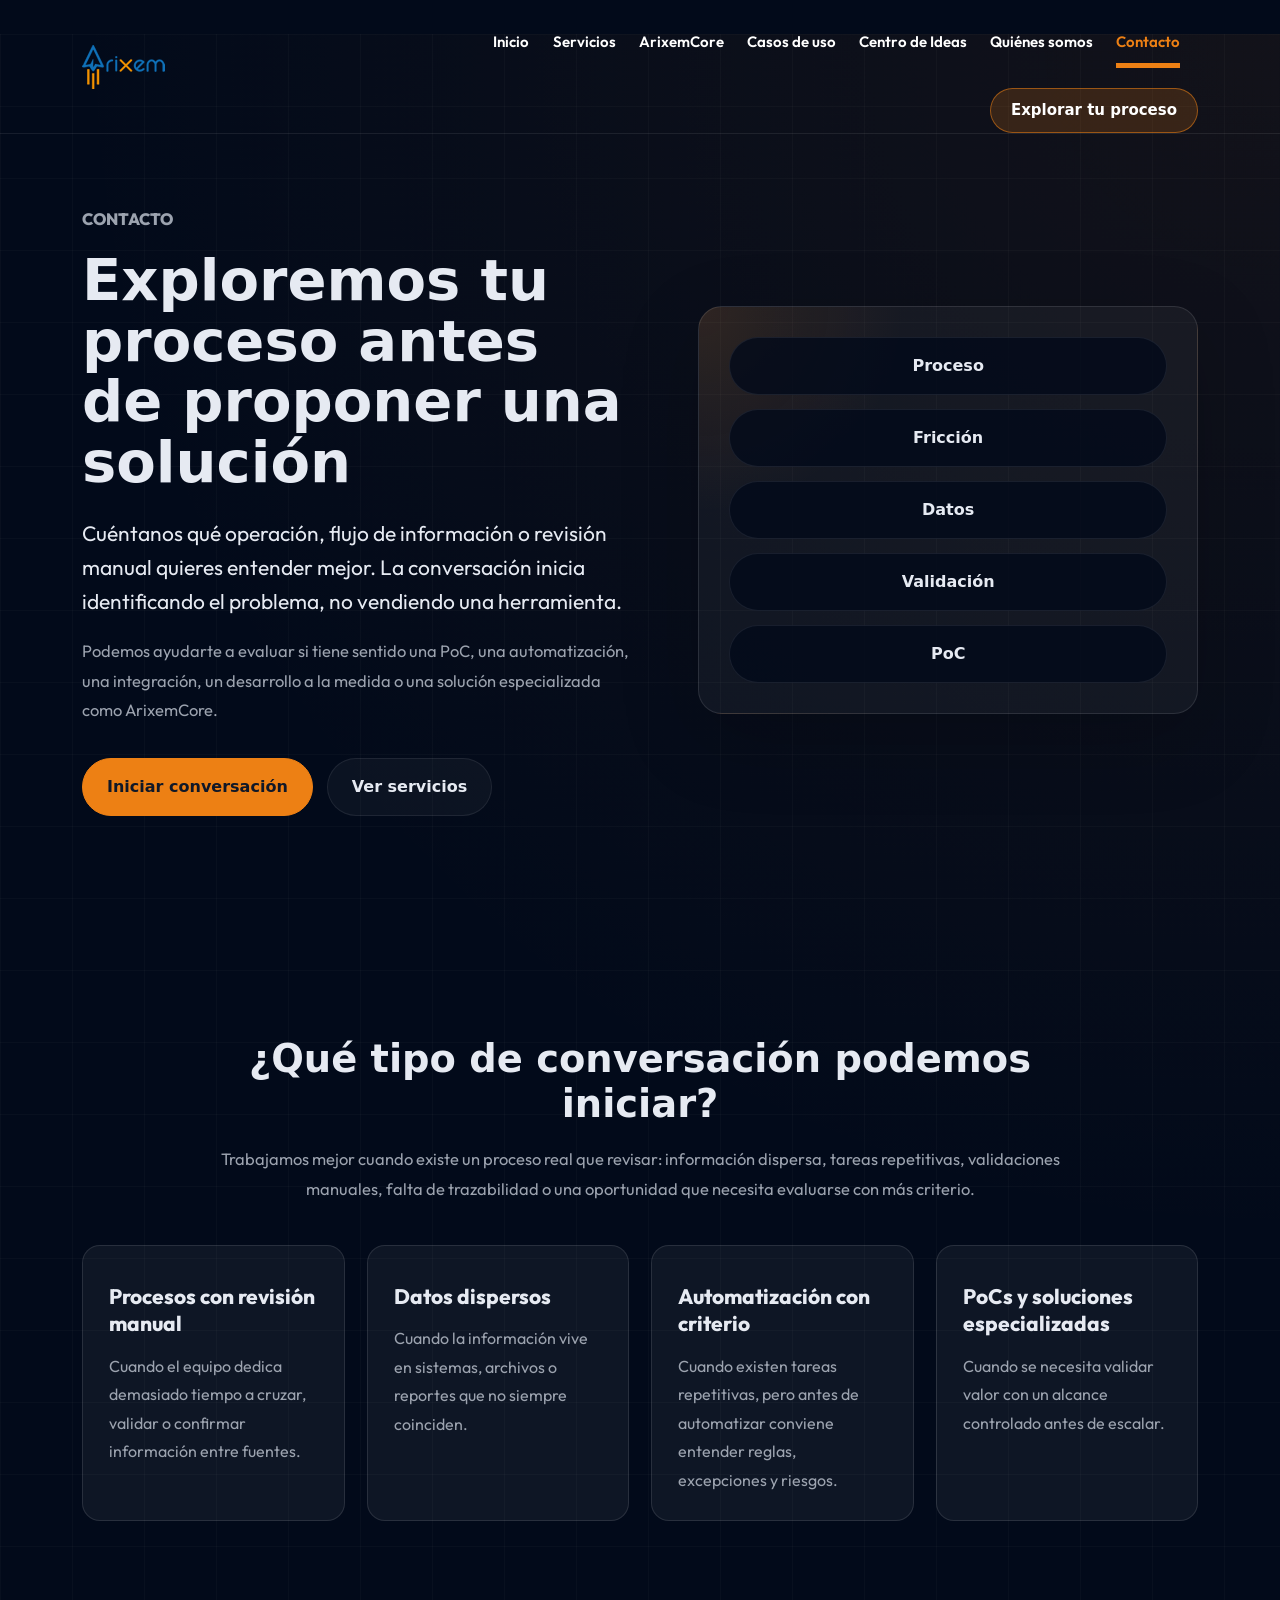
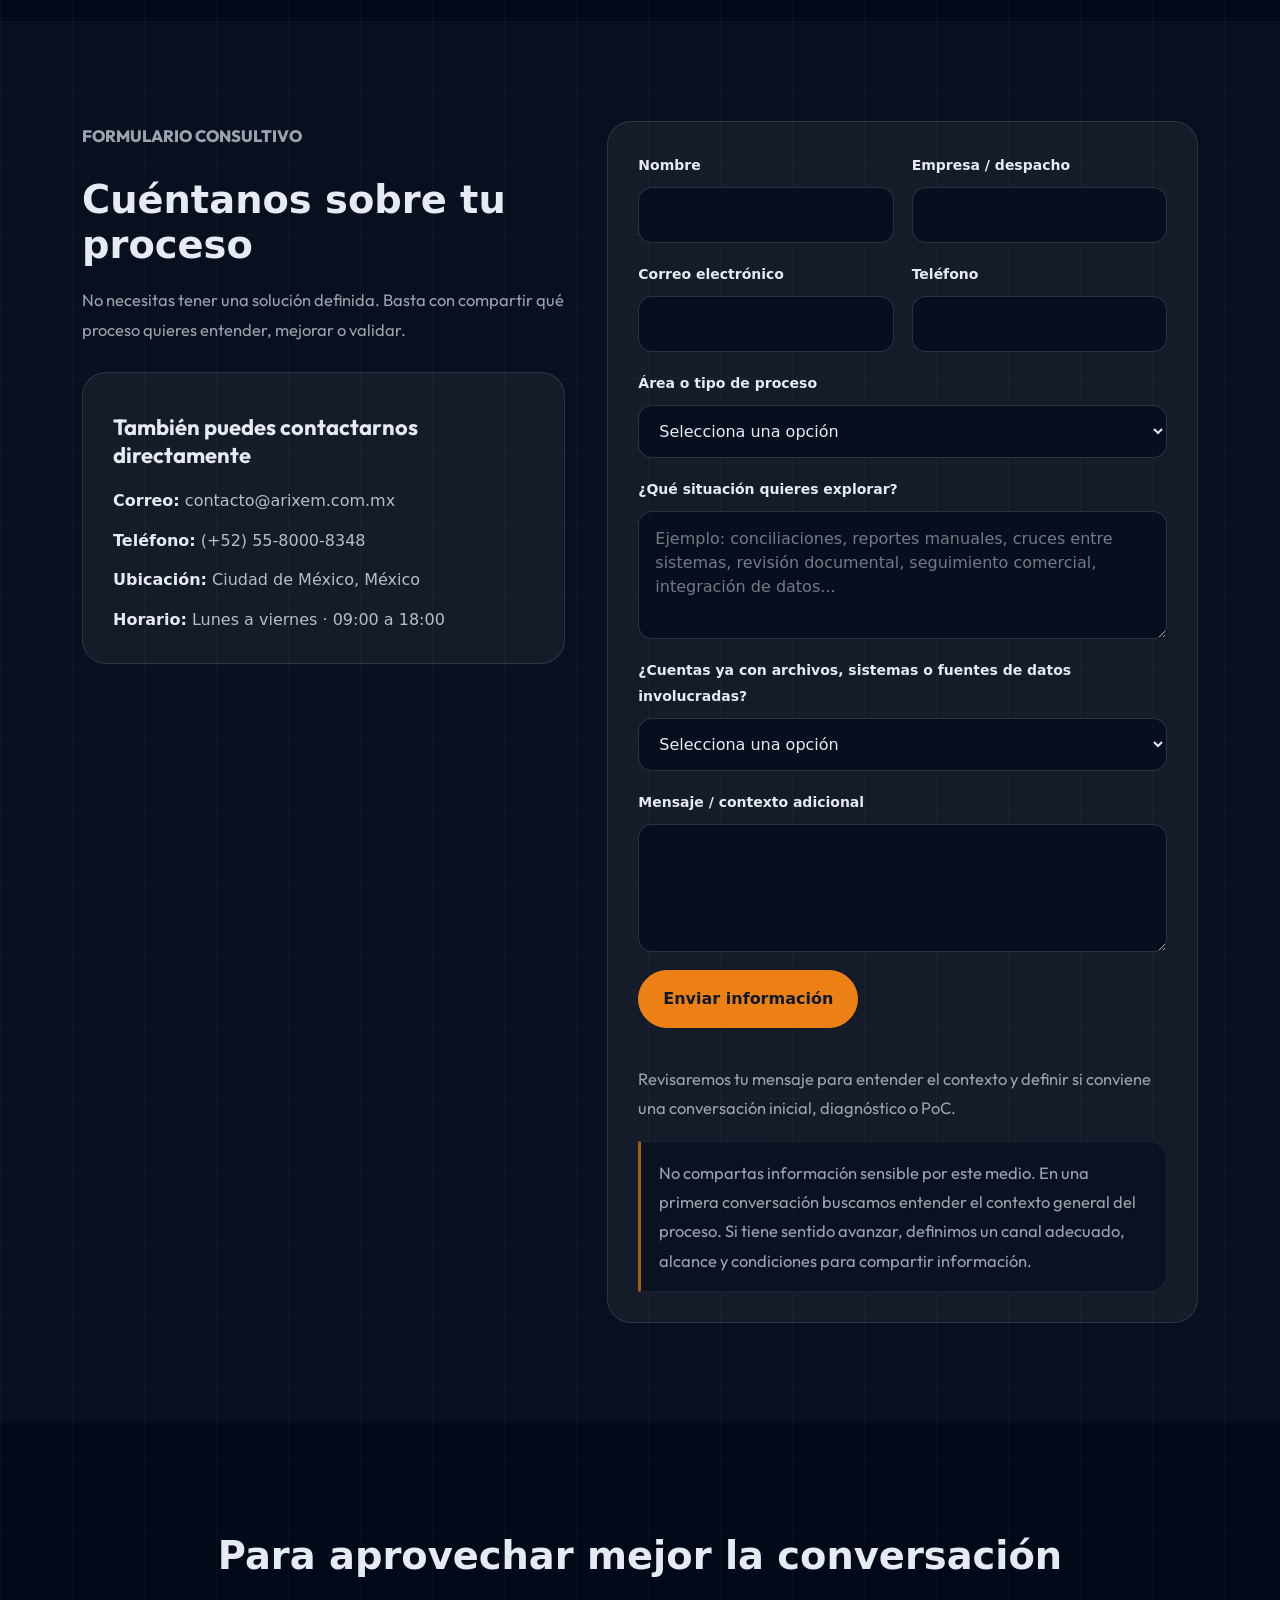
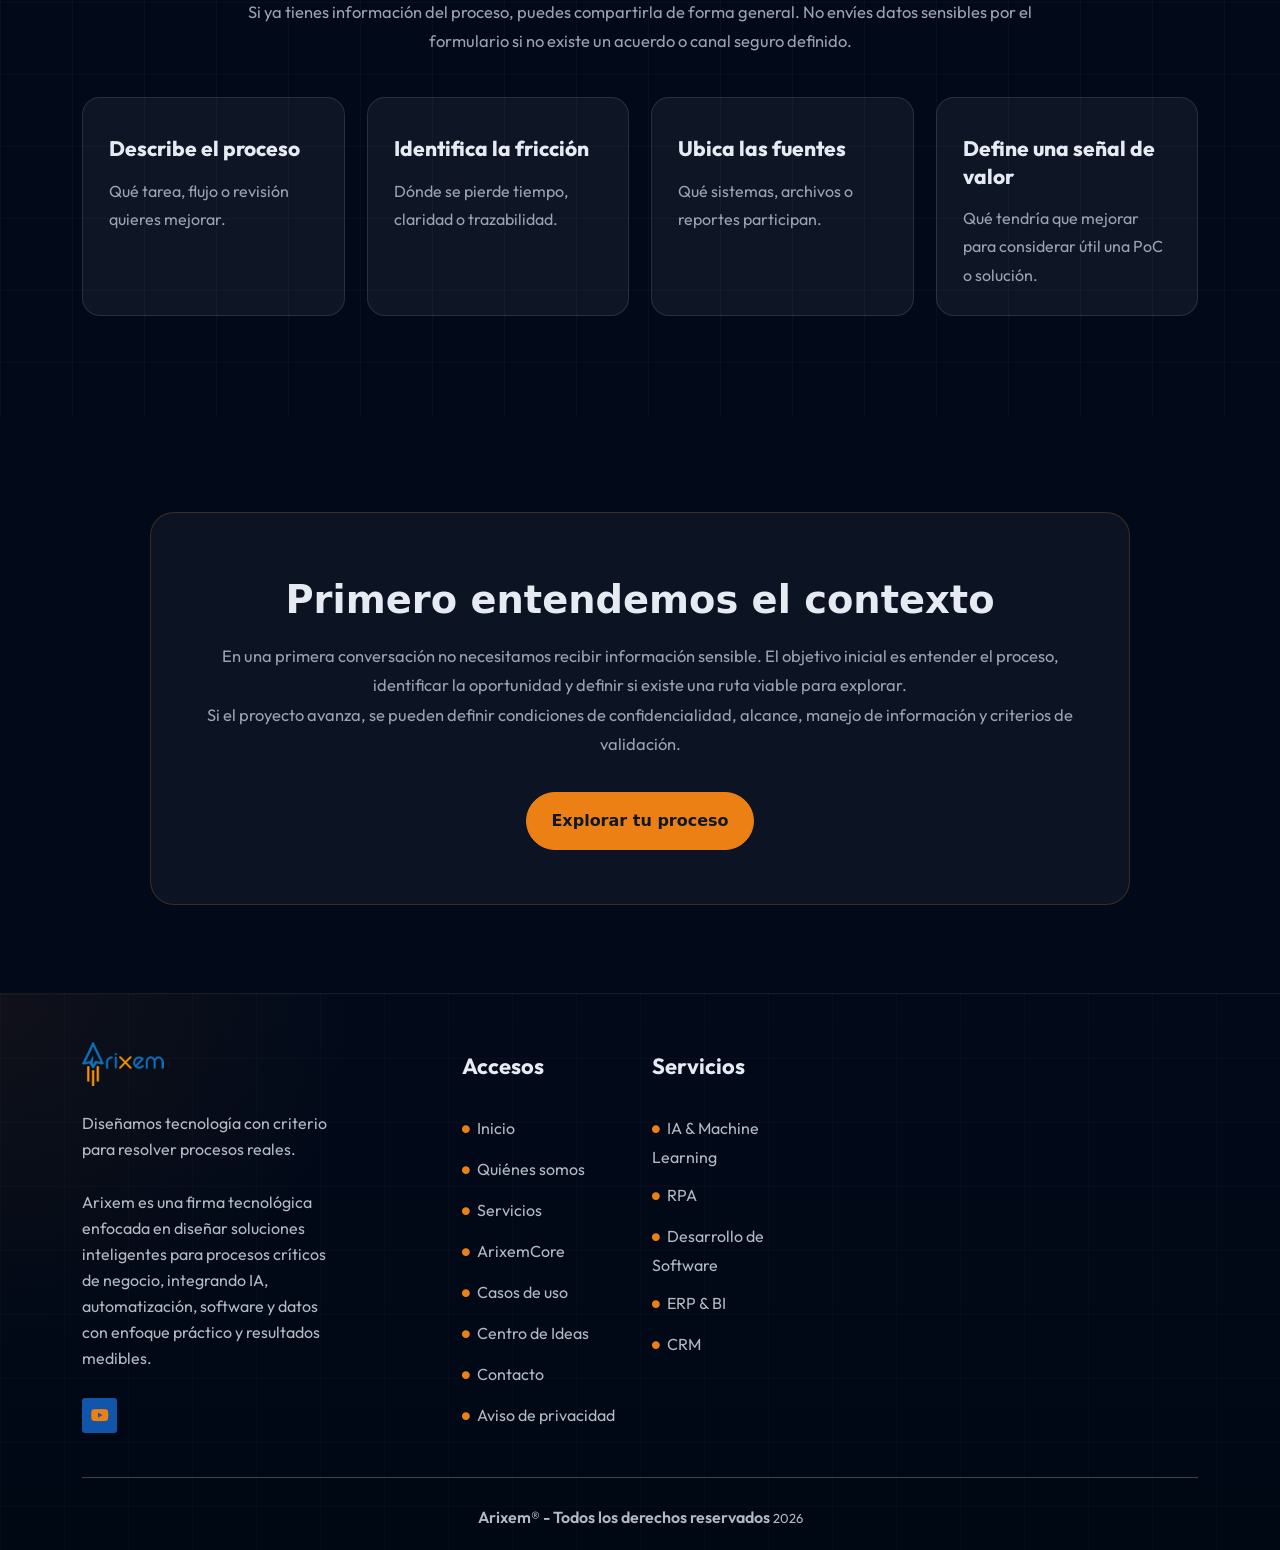
<file: contact.html>
<!DOCTYPE html>
<html lang="es-MX">
    <head>
        <meta charset="UTF-8" />
        <meta http-equiv="x-ua-compatible" content="ie=edge" />
        <title>Arixem | Contacto</title>
        <meta
            name="description"
            content="Contacta a Arixem para explorar procesos críticos, identificar fricción operativa y evaluar si una PoC, automatización, integración o solución tecnológica puede aportar valor."
        />
        <meta name="viewport" content="width=device-width, initial-scale=1" />
        <meta property="og:title" content="Arixem | Contacto" />
        <meta
            property="og:description"
            content="Inicia una conversación con Arixem para explorar tu proceso, entender la fricción operativa y evaluar soluciones tecnológicas con criterio."
        />
        <meta property="og:type" content="website" />
        <meta property="og:url" content="https://www.arixem.com.mx/contact.html" />
        <link rel="icon" type="image/png" sizes="56x56" href="assets/images/fav-icon/icon.png" />
        <link rel="stylesheet" href="assets/css/bootstrap.min.css" type="text/css" media="all" />
        <link rel="stylesheet" href="assets/css/animate.css" type="text/css" media="all" />
        <link rel="stylesheet" href="assets/css/animated-text.css" type="text/css" media="all" />
        <link rel="stylesheet" href="assets/css/all.min.css" type="text/css" media="all" />
        <link rel="stylesheet" href="assets/css/flaticon.css" type="text/css" media="all" />
        <link rel="stylesheet" href="assets/css/theme-default.css" type="text/css" media="all" />
        <link rel="stylesheet" href="assets/css/meanmenu.min.css" type="text/css" media="all" />
        <link rel="stylesheet" href="assets/css/bootstrap-icons.css" type="text/css" media="all" />
        <link rel="stylesheet" href="assets/css/style.css" type="text/css" media="all" />
        <link rel="stylesheet" href="assets/css/responsive.css" type="text/css" media="all" />
        <link rel="stylesheet" href="assets/css/scrollCue.css" type="text/css" media="all" />
        <link rel="stylesheet" href="assets/css/dark.css" type="text/css" media="all" />
    </head>

    <body class="arx-contact">
        <div class="xs-sidebar-group info-group">
            <div class="xs-overlay xs-bg-black"></div>
            <div class="xs-sidebar-widget">
                <div class="sidebar-widget-container">
                    <div class="widget-heading">
                        <a href="#" class="close-side-widget" aria-label="Cerrar panel lateral">
                            <i class="far fa-times-circle"></i>
                        </a>
                    </div>
                    <div class="sidebar-textwidget">
                        <div class="sidebar-info-contents">
                            <div class="content-inner">
                                <div class="nav-logo">
                                    <a href="index.html"><img src="assets/images/home-1/f-logo.png" alt="Arixem" /></a>
                                </div>
                                <div class="content-box">
                                    <h2>Diseñamos tecnología con criterio</h2>
                                    <p class="text">
                                        Arixem ayuda a entender procesos críticos, identificar fricción operativa y
                                        validar soluciones aplicables con IA, automatización, software y datos.
                                    </p>
                                </div>
                                <div class="contact-info">
                                    <h2>Contacto</h2>
                                    <ul class="list-style-one">
                                        <li><span class="icon flaticon-email"></span>contacto@arixem.com.mx</li>
                                        <li>
                                            <span><i class="bi bi-telephone-inbound"></i></span>(+52) 55-8000-8348
                                        </li>
                                        <li><span><i class="bi bi-geo-alt"></i></span>Ciudad de México, México.</li>
                                        <li>
                                            <span><i class="bi bi-clock"></i></span>Lunes a viernes: 09:00 a 18:00
                                        </li>
                                    </ul>
                                </div>
                                <ul class="social-box">
                                    <li class="youtube">
                                        <a
                                            href="https://www.youtube.com/@arixemtechnologies"
                                            target="_blank"
                                            rel="noopener noreferrer"
                                            class="fab fa-youtube"
                                            aria-label="YouTube de Arixem"
                                        ></a>
                                    </li>
                                </ul>
                            </div>
                        </div>
                    </div>
                </div>
            </div>
        </div>

        <div id="sticky-header" class="Technology_nav_manu">
            <div class="container">
                <div class="row align-items-center">
                    <div class="col-lg-2">
                        <div class="logo">
                            <a class="logo_img" href="index.html" title="Arixem">
                                <img src="assets/images/home-1/main-logo.png" alt="Arixem" />
                            </a>
                            <a class="main_sticky" href="index.html" title="Arixem">
                                <img src="assets/images/home-1/main-logo.png" alt="Arixem" />
                            </a>
                        </div>
                    </div>
                    <div class="col-lg-10">
                        <nav class="Technology_menu">
                            <ul class="nav_scroll">
                                <li><a href="index.html">Inicio</a></li>
                                <li><a href="service.html">Servicios</a></li>
                                <li><a href="https://www.arixemcore.com/">ArixemCore</a></li>
                                <li><a href="cases.html">Casos de uso</a></li>
                                <li><a href="ideas.html">Centro de Ideas</a></li>
                                <li><a href="about.html">Quiénes somos</a></li>
                                <li><a href="contact.html" class="active" aria-current="page">Contacto</a></li>
                            </ul>
                            <a class="arx-nav-cta" href="#contact-form-section">Explorar tu proceso</a>
                            <div class="searchs-box-btn searchs-box-outer">
                                <div class="nav-btn navSidebar-btn">
                                    <a href="#" aria-label="Abrir panel de contacto"><i class="fas fa-bars"></i></a>
                                </div>
                            </div>
                        </nav>
                    </div>
                </div>
            </div>
        </div>

        <div class="mobile-menu-area sticky d-sm-block d-md-block d-lg-none">
            <div class="mobile-menu">
                <nav class="Technology_menu">
                    <ul class="nav_scroll">
                        <li><a href="index.html">Inicio</a></li>
                        <li><a href="service.html">Servicios</a></li>
                        <li><a href="https://www.arixemcore.com/">ArixemCore</a></li>
                        <li><a href="cases.html">Casos de uso</a></li>
                        <li><a href="ideas.html">Centro de Ideas</a></li>
                        <li><a href="about.html">Quiénes somos</a></li>
                        <li><a href="contact.html" class="active" aria-current="page">Contacto</a></li>
                        <li><a href="#contact-form-section">Explorar tu proceso</a></li>
                    </ul>
                </nav>
            </div>
        </div>

        <main>
            <section class="arx-contact-hero">
                <div class="container">
                    <div class="arx-contact-hero-grid">
                        <div class="arx-contact-hero-copy">
                            <p class="arx-eyebrow">Contacto</p>
                            <h1>Exploremos tu proceso antes de proponer una solución</h1>
                            <p class="arx-hero-lead">
                                Cuéntanos qué operación, flujo de información o revisión manual quieres entender mejor.
                                La conversación inicia identificando el problema, no vendiendo una herramienta.
                            </p>
                            <p>
                                Podemos ayudarte a evaluar si tiene sentido una PoC, una automatización, una integración,
                                un desarrollo a la medida o una solución especializada como ArixemCore.
                            </p>
                            <div class="arx-actions">
                                <a class="arx-btn arx-btn-primary" href="#contact-form-section">Iniciar conversación</a>
                                <a class="arx-btn arx-btn-secondary" href="service.html">Ver servicios</a>
                            </div>
                        </div>
                        <div class="arx-contact-hero-panel" aria-label="Flujo de exploración">
                            <span>Proceso</span>
                            <span>Fricción</span>
                            <span>Datos</span>
                            <span>Validación</span>
                            <span>PoC</span>
                        </div>
                    </div>
                </div>
            </section>

            <section class="arx-section">
                <div class="container">
                    <div class="arx-section-head">
                        <h2>¿Qué tipo de conversación podemos iniciar?</h2>
                        <p>
                            Trabajamos mejor cuando existe un proceso real que revisar: información dispersa, tareas
                            repetitivas, validaciones manuales, falta de trazabilidad o una oportunidad que necesita
                            evaluarse con más criterio.
                        </p>
                    </div>
                    <div class="arx-card-grid arx-card-grid-4">
                        <article class="arx-card">
                            <h3>Procesos con revisión manual</h3>
                            <p>
                                Cuando el equipo dedica demasiado tiempo a cruzar, validar o confirmar información entre
                                fuentes.
                            </p>
                        </article>
                        <article class="arx-card">
                            <h3>Datos dispersos</h3>
                            <p>
                                Cuando la información vive en sistemas, archivos o reportes que no siempre coinciden.
                            </p>
                        </article>
                        <article class="arx-card">
                            <h3>Automatización con criterio</h3>
                            <p>
                                Cuando existen tareas repetitivas, pero antes de automatizar conviene entender reglas,
                                excepciones y riesgos.
                            </p>
                        </article>
                        <article class="arx-card">
                            <h3>PoCs y soluciones especializadas</h3>
                            <p>
                                Cuando se necesita validar valor con un alcance controlado antes de escalar.
                            </p>
                        </article>
                    </div>
                </div>
            </section>

            <section class="arx-section arx-section-muted" id="contact-form-section">
                <div class="container">
                    <div class="arx-contact-form-grid">
                        <div>
                            <p class="arx-eyebrow">Formulario consultivo</p>
                            <h2>Cuéntanos sobre tu proceso</h2>
                            <p>
                                No necesitas tener una solución definida. Basta con compartir qué proceso quieres
                                entender, mejorar o validar.
                            </p>
                            <div class="arx-contact-direct-card">
                                <h3>También puedes contactarnos directamente</h3>
                                <ul>
                                    <li><strong>Correo:</strong> contacto@arixem.com.mx</li>
                                    <li><strong>Teléfono:</strong> (+52) 55-8000-8348</li>
                                    <li><strong>Ubicación:</strong> Ciudad de México, México</li>
                                    <li><strong>Horario:</strong> Lunes a viernes · 09:00 a 18:00</li>
                                </ul>
                            </div>
                        </div>
                        <div class="arx-contact-form-card">
                            <!-- Envía a /api/contact (Pages Function, functions/api/contact.js), que reenvía
                                 a notifications-service (forms.arixem.com.mx) sin exponer la API key al cliente. -->
                            <form id="contact-form">
                                <div class="arx-contact-field-grid">
                                    <label>
                                        Nombre
                                        <input type="text" name="name" autocomplete="name" required />
                                    </label>
                                    <label>
                                        Empresa / despacho
                                        <input type="text" name="company" autocomplete="organization" />
                                    </label>
                                </div>
                                <div class="arx-contact-field-grid">
                                    <label>
                                        Correo electrónico
                                        <input type="email" name="email" autocomplete="email" required />
                                    </label>
                                    <label>
                                        Teléfono
                                        <input type="tel" name="phone" autocomplete="tel" />
                                    </label>
                                </div>
                                <label>
                                    Área o tipo de proceso
                                    <select name="area">
                                        <option value="">Selecciona una opción</option>
                                        <option value="contabilidad_finanzas">Contabilidad / finanzas</option>
                                        <option value="operacion">Operación</option>
                                        <option value="comercial_crm">Comercial / CRM</option>
                                        <option value="datos_reportes">Datos / reportes</option>
                                        <option value="automatizacion">Automatización</option>
                                        <option value="otro">Otro</option>
                                    </select>
                                </label>
                                <label>
                                    ¿Qué situación quieres explorar?
                                    <textarea
                                        name="situation"
                                        rows="4"
                                        placeholder="Ejemplo: conciliaciones, reportes manuales, cruces entre sistemas, revisión documental, seguimiento comercial, integración de datos..."
                                    ></textarea>
                                </label>
                                <label>
                                    ¿Cuentas ya con archivos, sistemas o fuentes de datos involucradas?
                                    <select name="has_data_sources">
                                        <option value="">Selecciona una opción</option>
                                        <option value="si">Sí</option>
                                        <option value="no">No</option>
                                        <option value="no_estoy_seguro">No estoy seguro</option>
                                    </select>
                                </label>
                                <label>
                                    Mensaje / contexto adicional
                                    <textarea name="message" rows="4"></textarea>
                                </label>
                                <button class="arx-btn arx-btn-primary" type="submit">Enviar información</button>
                                <div id="status"></div>
                                <p class="arx-contact-form-note">
                                    Revisaremos tu mensaje para entender el contexto y definir si conviene una
                                    conversación inicial, diagnóstico o PoC.
                                </p>
                                <p class="arx-contact-trust-note">
                                    No compartas información sensible por este medio. En una primera conversación
                                    buscamos entender el contexto general del proceso. Si tiene sentido avanzar,
                                    definimos un canal adecuado, alcance y condiciones para compartir información.
                                </p>
                            </form>
                        </div>
                    </div>
                </div>
            </section>

            <section class="arx-section">
                <div class="container">
                    <div class="arx-section-head">
                        <h2>Para aprovechar mejor la conversación</h2>
                        <p>
                            Si ya tienes información del proceso, puedes compartirla de forma general. No envíes datos
                            sensibles por el formulario si no existe un acuerdo o canal seguro definido.
                        </p>
                    </div>
                    <div class="arx-card-grid arx-card-grid-4">
                        <article class="arx-card">
                            <h3>Describe el proceso</h3>
                            <p>Qué tarea, flujo o revisión quieres mejorar.</p>
                        </article>
                        <article class="arx-card">
                            <h3>Identifica la fricción</h3>
                            <p>Dónde se pierde tiempo, claridad o trazabilidad.</p>
                        </article>
                        <article class="arx-card">
                            <h3>Ubica las fuentes</h3>
                            <p>Qué sistemas, archivos o reportes participan.</p>
                        </article>
                        <article class="arx-card">
                            <h3>Define una señal de valor</h3>
                            <p>Qué tendría que mejorar para considerar útil una PoC o solución.</p>
                        </article>
                    </div>
                </div>
            </section>

            <section class="arx-final-cta">
                <div class="container">
                    <div class="arx-final-cta-inner">
                        <h2>Primero entendemos el contexto</h2>
                        <p>
                            En una primera conversación no necesitamos recibir información sensible. El objetivo inicial
                            es entender el proceso, identificar la oportunidad y definir si existe una ruta viable para
                            explorar.
                        </p>
                        <p>
                            Si el proyecto avanza, se pueden definir condiciones de confidencialidad, alcance, manejo de
                            información y criterios de validación.
                        </p>
                        <div class="arx-actions arx-actions-center">
                            <a class="arx-btn arx-btn-primary" href="#contact-form-section">Explorar tu proceso</a>
                        </div>
                    </div>
                </div>
            </section>
        </main>

        <div class="footer-area">
            <div class="container">
                <div class="row">
                    <div class="col-lg-4 col-md-6">
                        <div class="footer-widget-contact">
                            <div class="footer-widget-logo">
                                <a href="index.html"><img src="assets/images/home-1/f-logo.png" alt="Arixem" /></a>
                            </div>
                            <div class="footer-disc">
                                <p>Diseñamos tecnología con criterio para resolver procesos reales.</p>
                                <p>
                                    Arixem es una firma tecnológica enfocada en diseñar soluciones inteligentes para
                                    procesos críticos de negocio, integrando IA, automatización, software y datos con
                                    enfoque práctico y resultados medibles.
                                </p>
                            </div>
                            <div class="footer_icon">
                                <a
                                    href="https://www.youtube.com/@arixemtechnologies"
                                    target="_blank"
                                    rel="noopener noreferrer"
                                    aria-label="YouTube de Arixem"
                                    ><i class="fab fa-youtube"></i
                                ></a>
                            </div>
                        </div>
                    </div>
                    <div class="col-lg-2 col-md-6">
                        <div class="footer-widget-content">
                            <div class="footer-widget-title">
                                <h4>Accesos</h4>
                            </div>
                            <div class="footer-widget-menu">
                                <ul>
                                    <li><a href="index.html"><span><i class="fas fa-circle"></i></span>Inicio</a></li>
                                    <li>
                                        <a href="about.html"><span><i class="fas fa-circle"></i></span>Quiénes somos</a>
                                    </li>
                                    <li>
                                        <a href="service.html"><span><i class="fas fa-circle"></i></span>Servicios</a>
                                    </li>
                                    <li>
                                        <a href="https://www.arixemcore.com/">
                                            <span><i class="fas fa-circle"></i></span>ArixemCore</a
                                        >
                                    </li>
                                    <li>
                                        <a href="cases.html"><span><i class="fas fa-circle"></i></span>Casos de uso</a>
                                    </li>
                                    <li>
                                        <a href="ideas.html"><span><i class="fas fa-circle"></i></span>Centro de Ideas</a>
                                    </li>
                                    <li>
                                        <a href="contact.html"><span><i class="fas fa-circle"></i></span>Contacto</a>
                                    </li>
                                    <li>
                                        <a
                                            href="https://www.arixem.com.mx/documentos/aviso_priv_final.pdf"
                                            target="_blank"
                                            rel="noopener noreferrer"
                                        >
                                            <span><i class="fas fa-circle"></i></span>Aviso de privacidad</a
                                        >
                                    </li>
                                </ul>
                            </div>
                        </div>
                    </div>
                    <div class="col-lg-2 col-md-6">
                        <div class="footer-widget-content">
                            <div class="footer-widget-title">
                                <h4>Servicios</h4>
                            </div>
                            <div class="footer-widget-menu">
                                <ul>
                                    <li>
                                        <a href="service.html" class="link-service">
                                            <span><i class="fas fa-circle"></i></span>IA & Machine Learning</a
                                        >
                                    </li>
                                    <li>
                                        <a href="service.html" class="link-service">
                                            <span><i class="fas fa-circle"></i></span>RPA</a
                                        >
                                    </li>
                                    <li>
                                        <a href="service.html" class="link-service">
                                            <span><i class="fas fa-circle"></i></span>Desarrollo de Software</a
                                        >
                                    </li>
                                    <li>
                                        <a href="service.html" class="link-service">
                                            <span><i class="fas fa-circle"></i></span>ERP & BI</a
                                        >
                                    </li>
                                    <li>
                                        <a href="service.html" class="link-service">
                                            <span><i class="fas fa-circle"></i></span>CRM</a
                                        >
                                    </li>
                                </ul>
                            </div>
                        </div>
                    </div>
                </div>
                <hr />
                <div class="row">
                    <div class="col-md-12 text-center">
                        <div class="footer-bottom-content">
                            <h4>Arixem® - Todos los derechos reservados <i id="year" style="font-size: 13px"></i></h4>
                        </div>
                    </div>
                </div>
            </div>
        </div>

        <script src="assets/js/vendor/jquery-3.6.2.min.js"></script>
        <script src="assets/js/jquery.meanmenu.js"></script>
        <script src="assets/js/arx-site.js"></script>
        <script async src="https://www.googletagmanager.com/gtag/js?id=G-Q0LSPEP4LR"></script>
        <script>
            window.dataLayer = window.dataLayer || [];
            function gtag() {
                dataLayer.push(arguments);
            }
            gtag("js", new Date());
            gtag("config", "G-Q0LSPEP4LR");
        </script>
    </body>
</html>
</file>
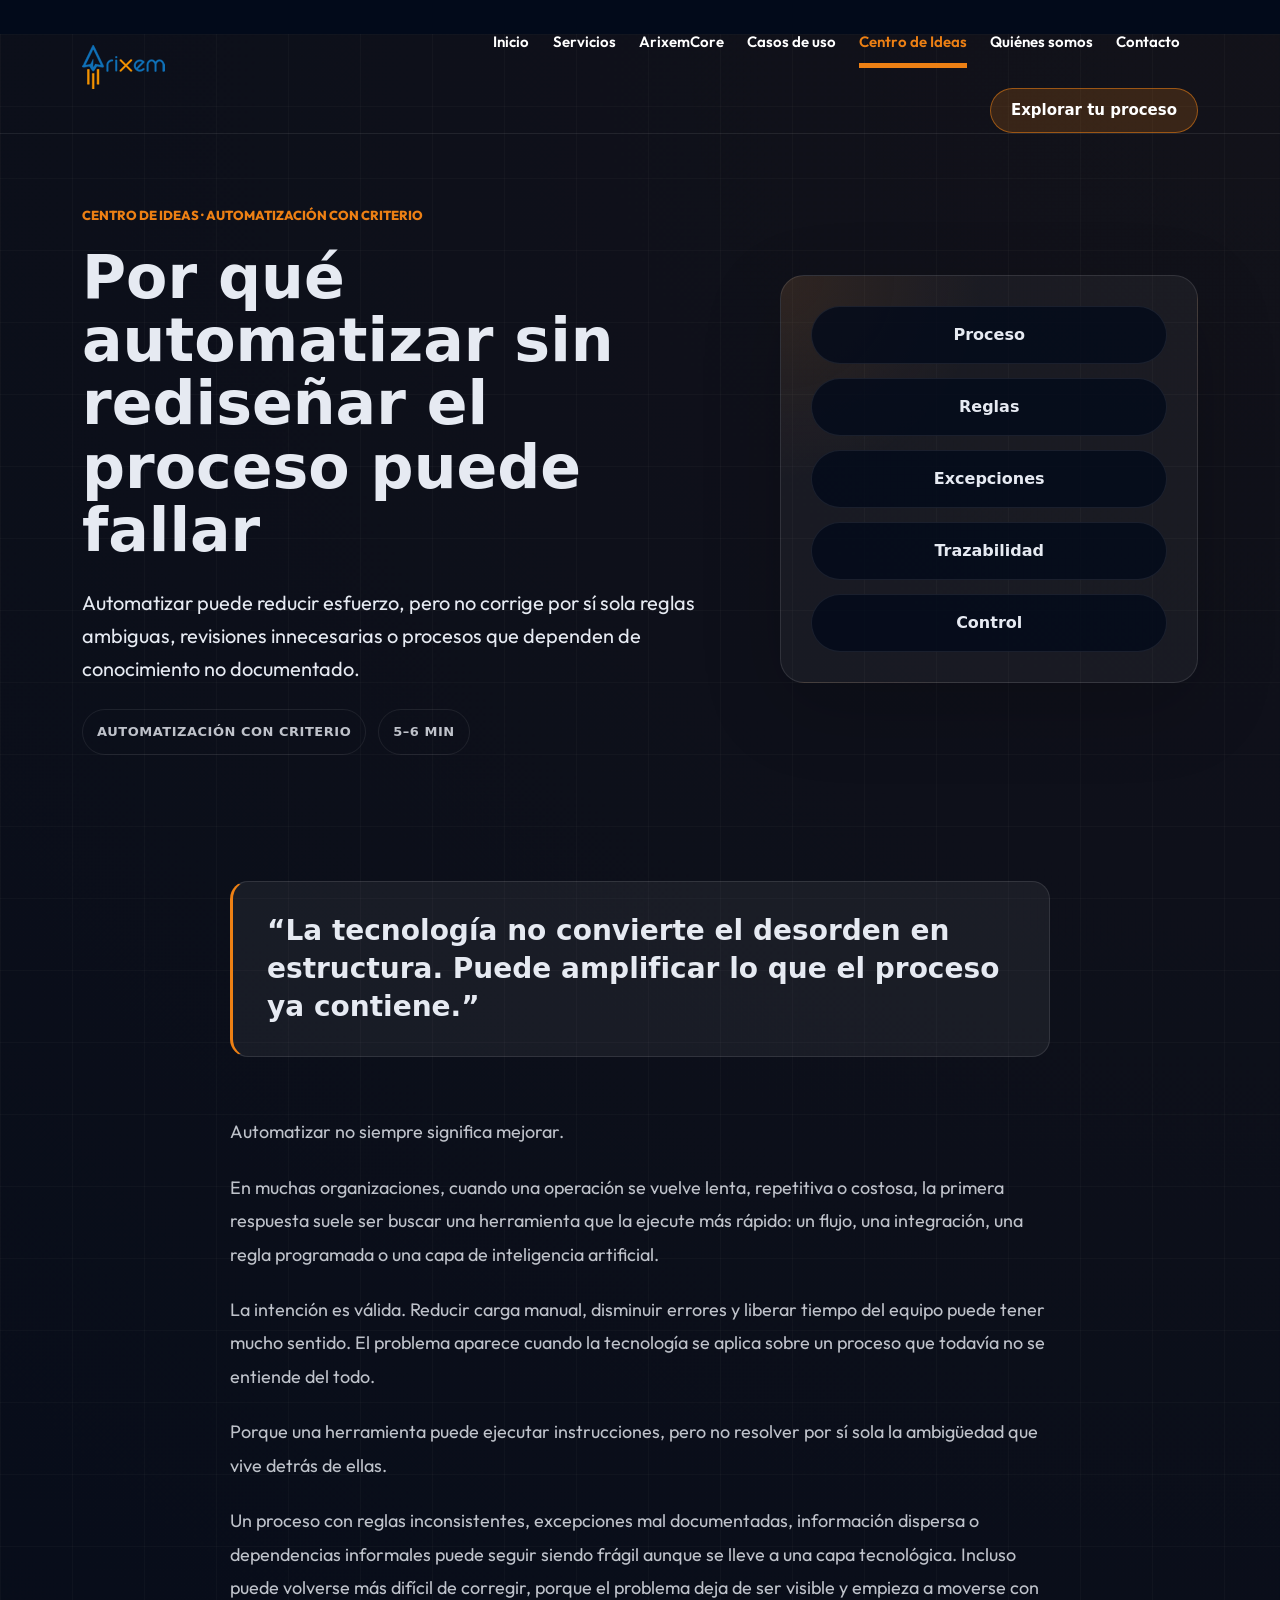
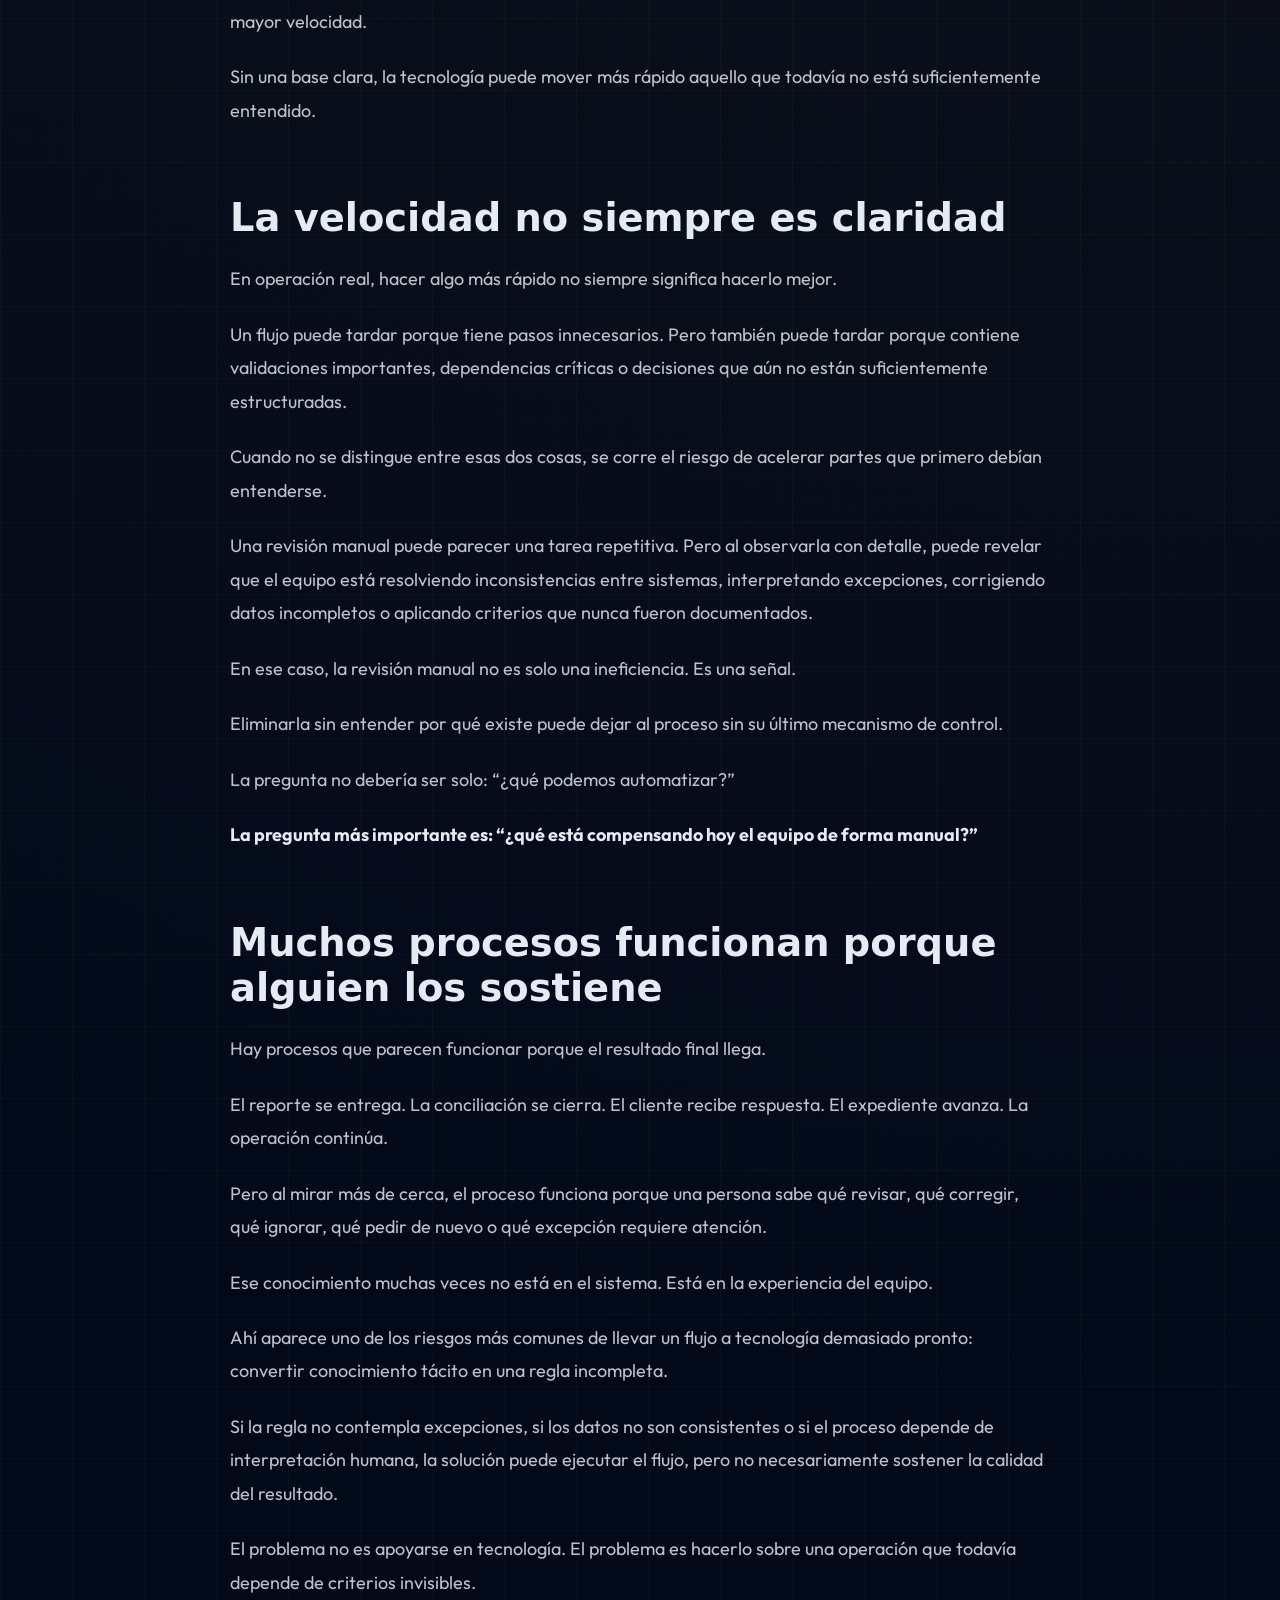
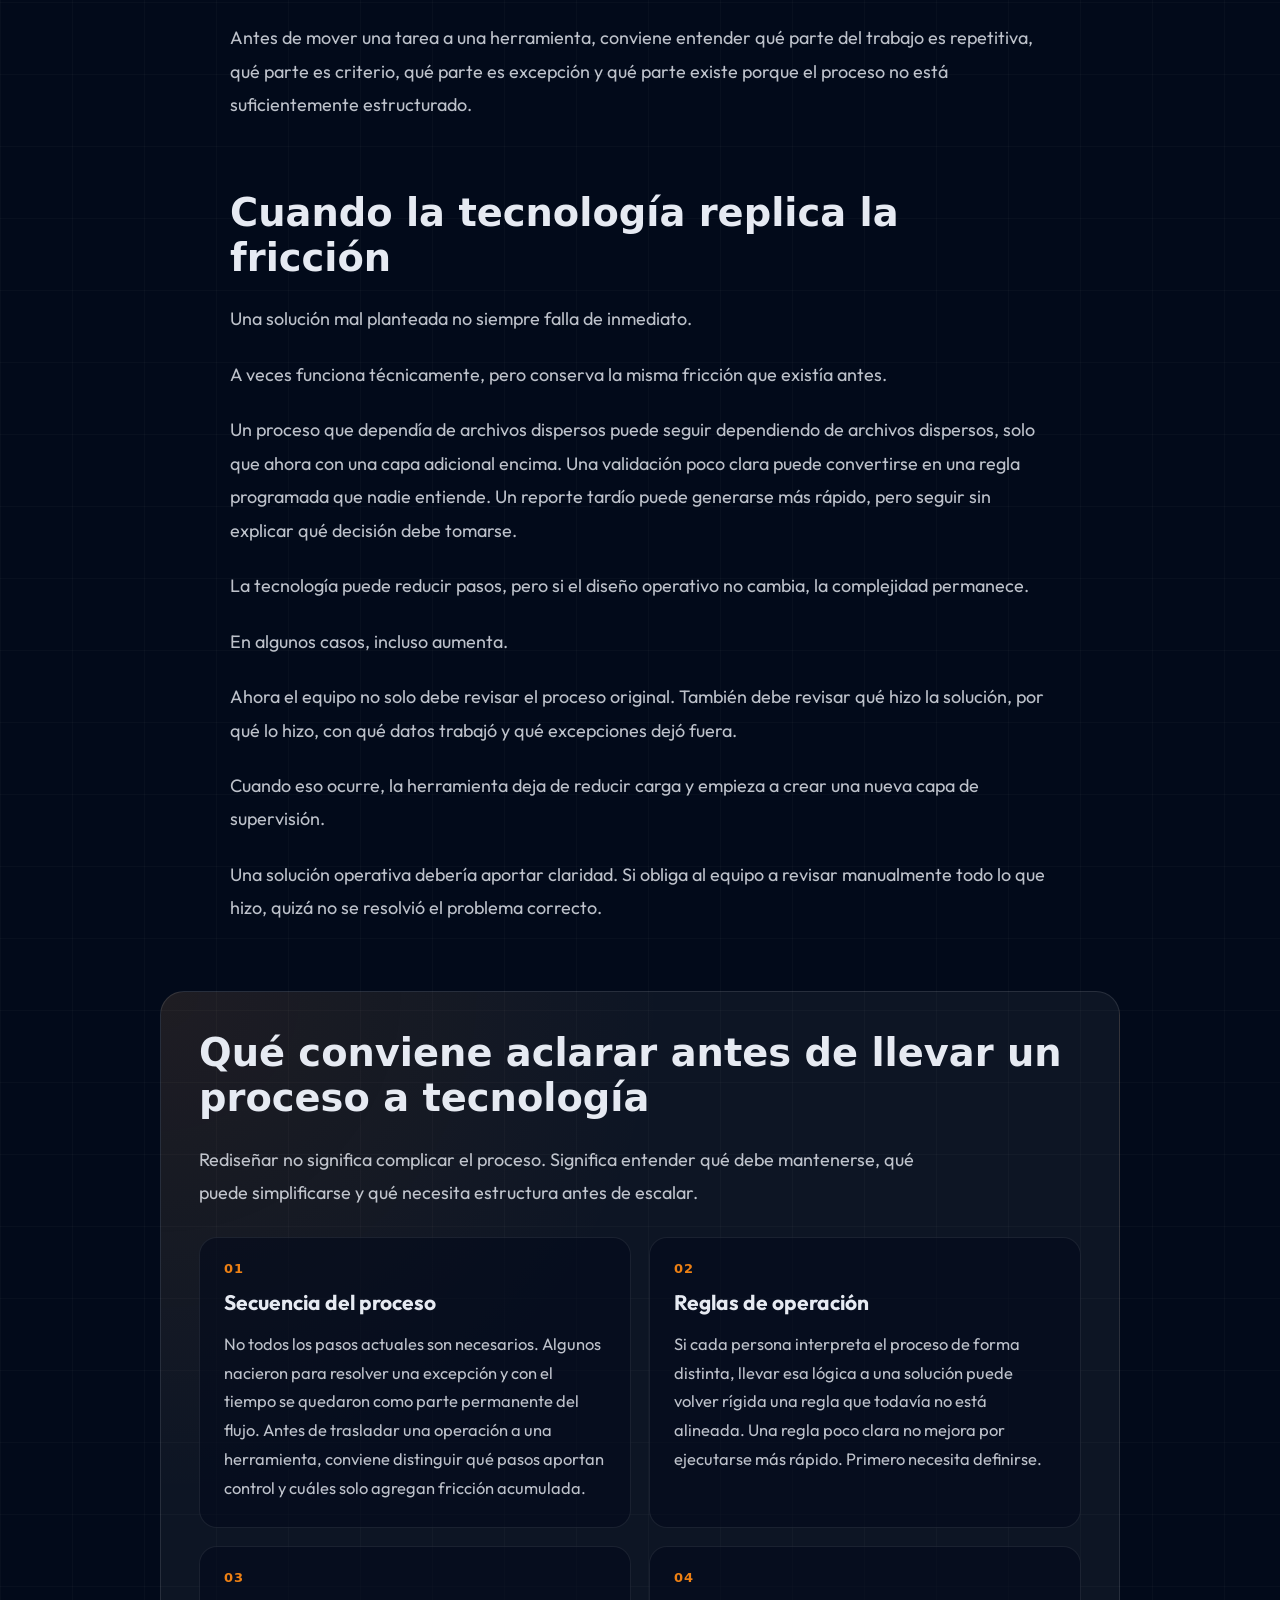
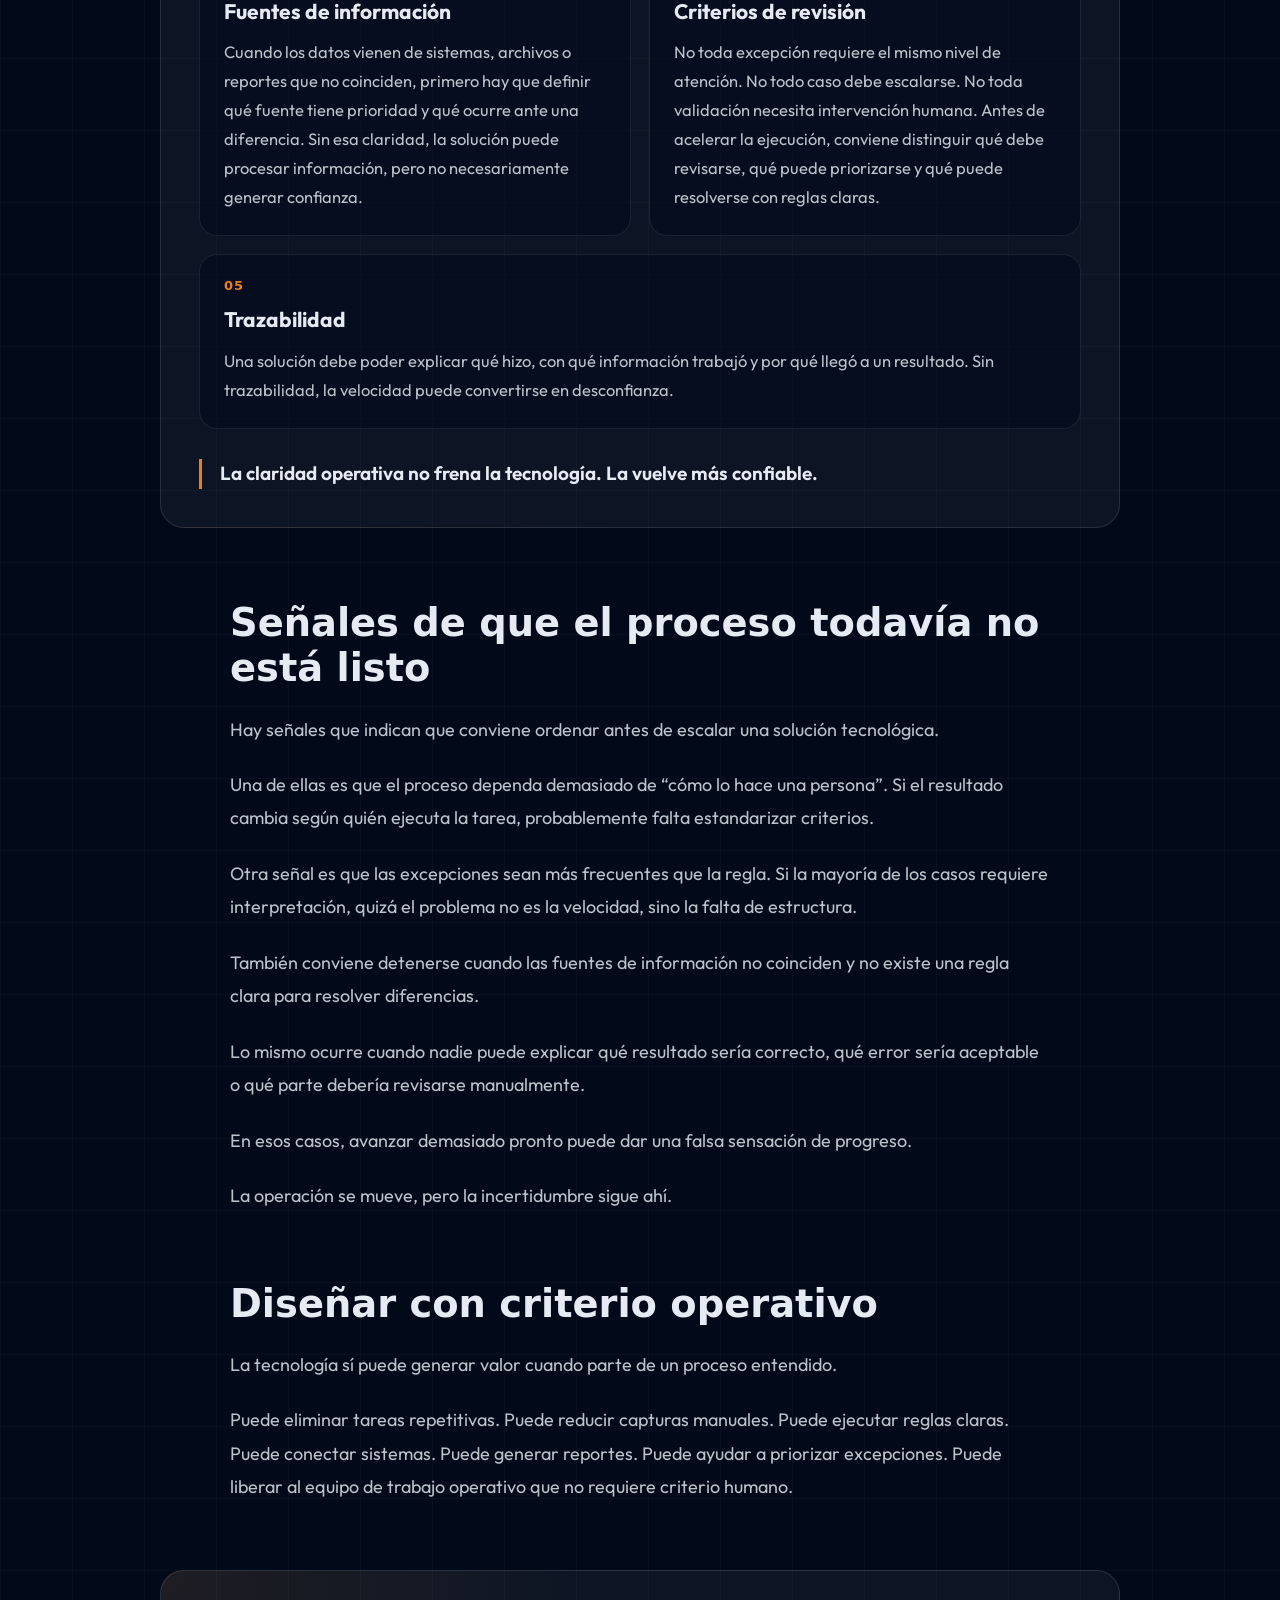
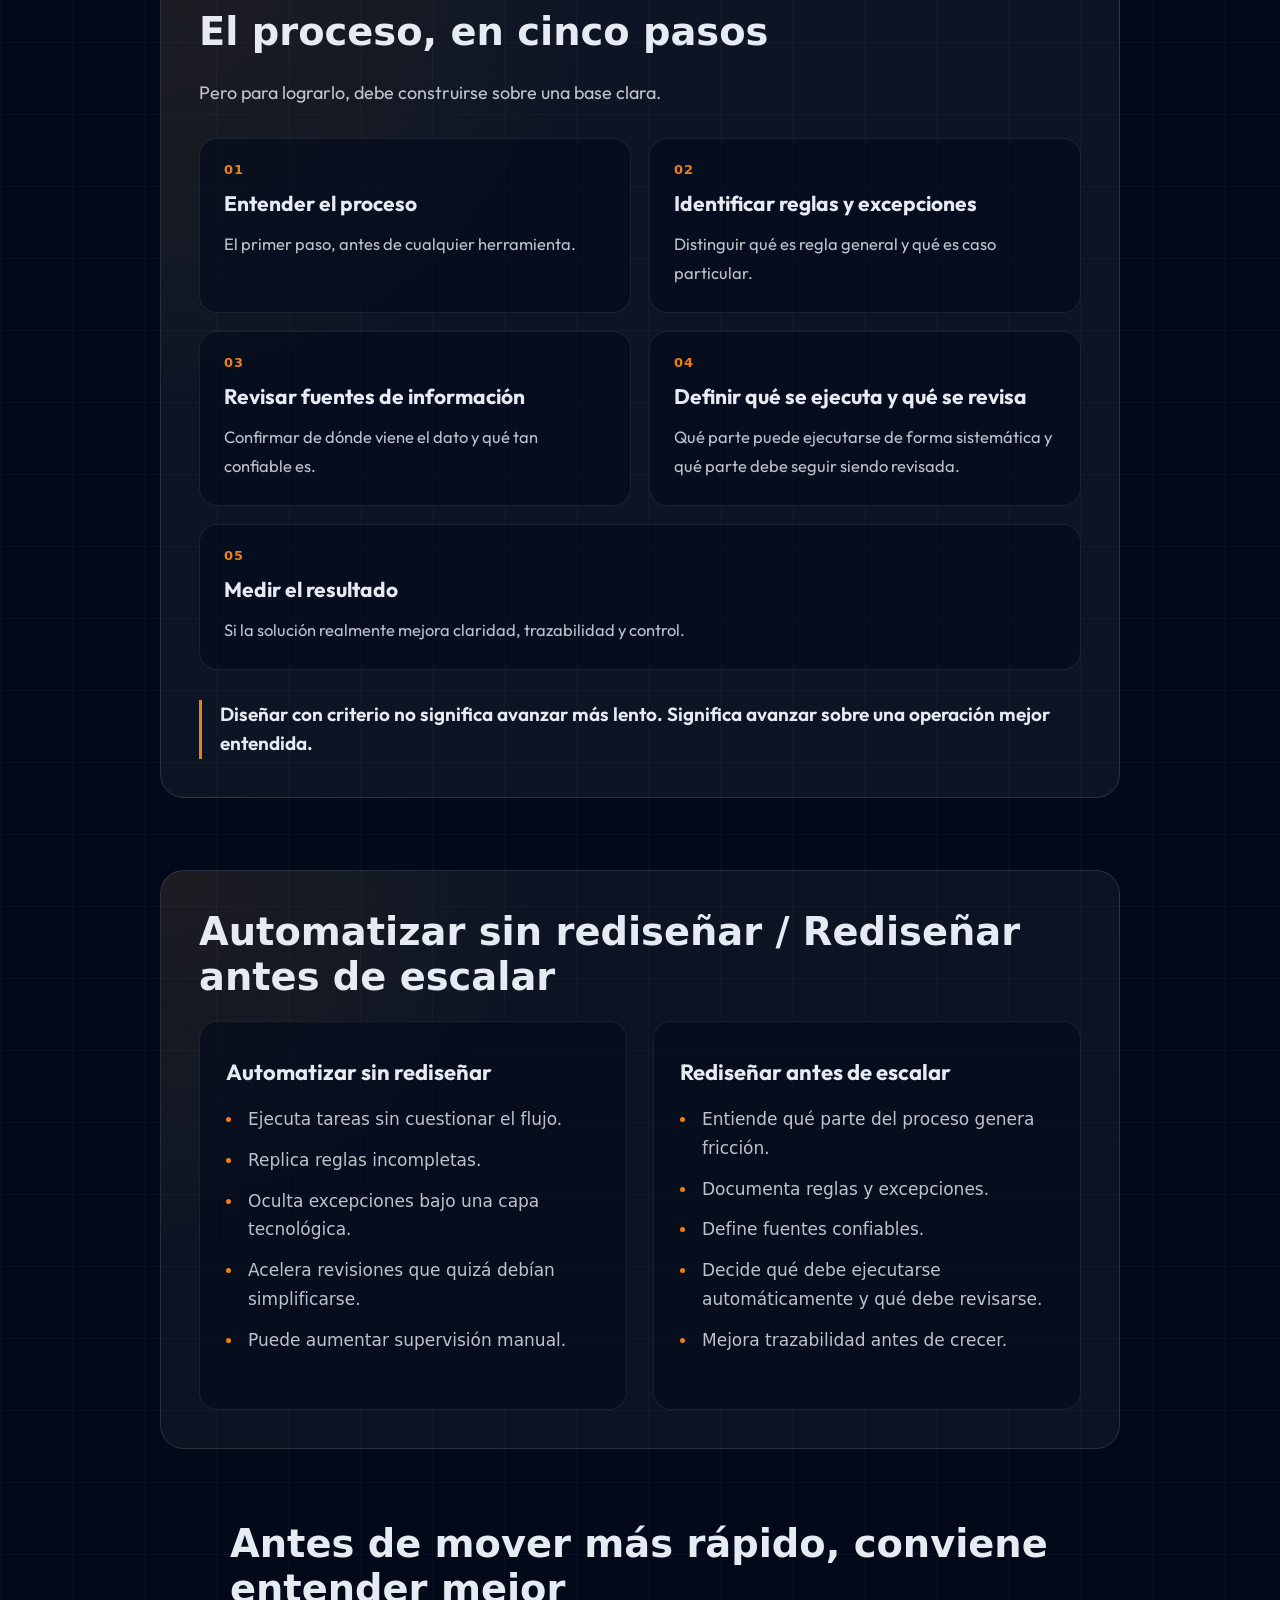
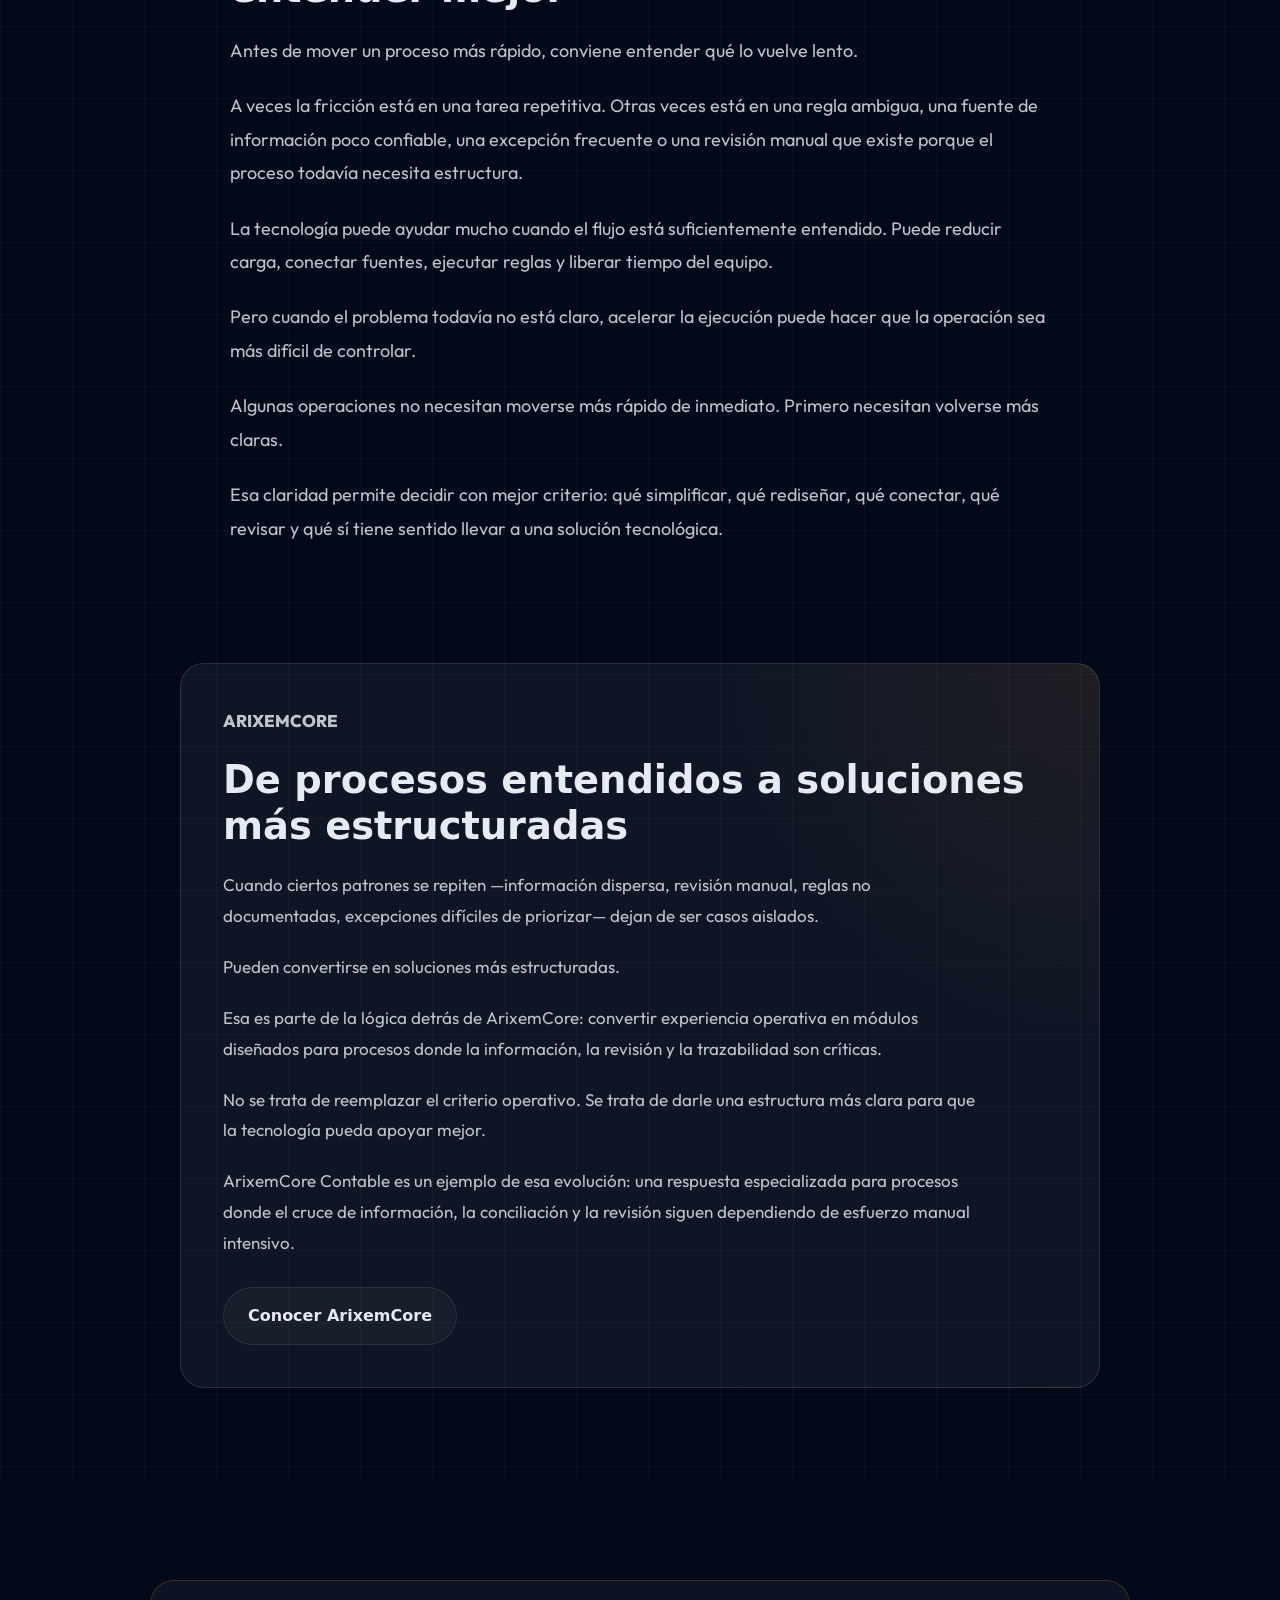
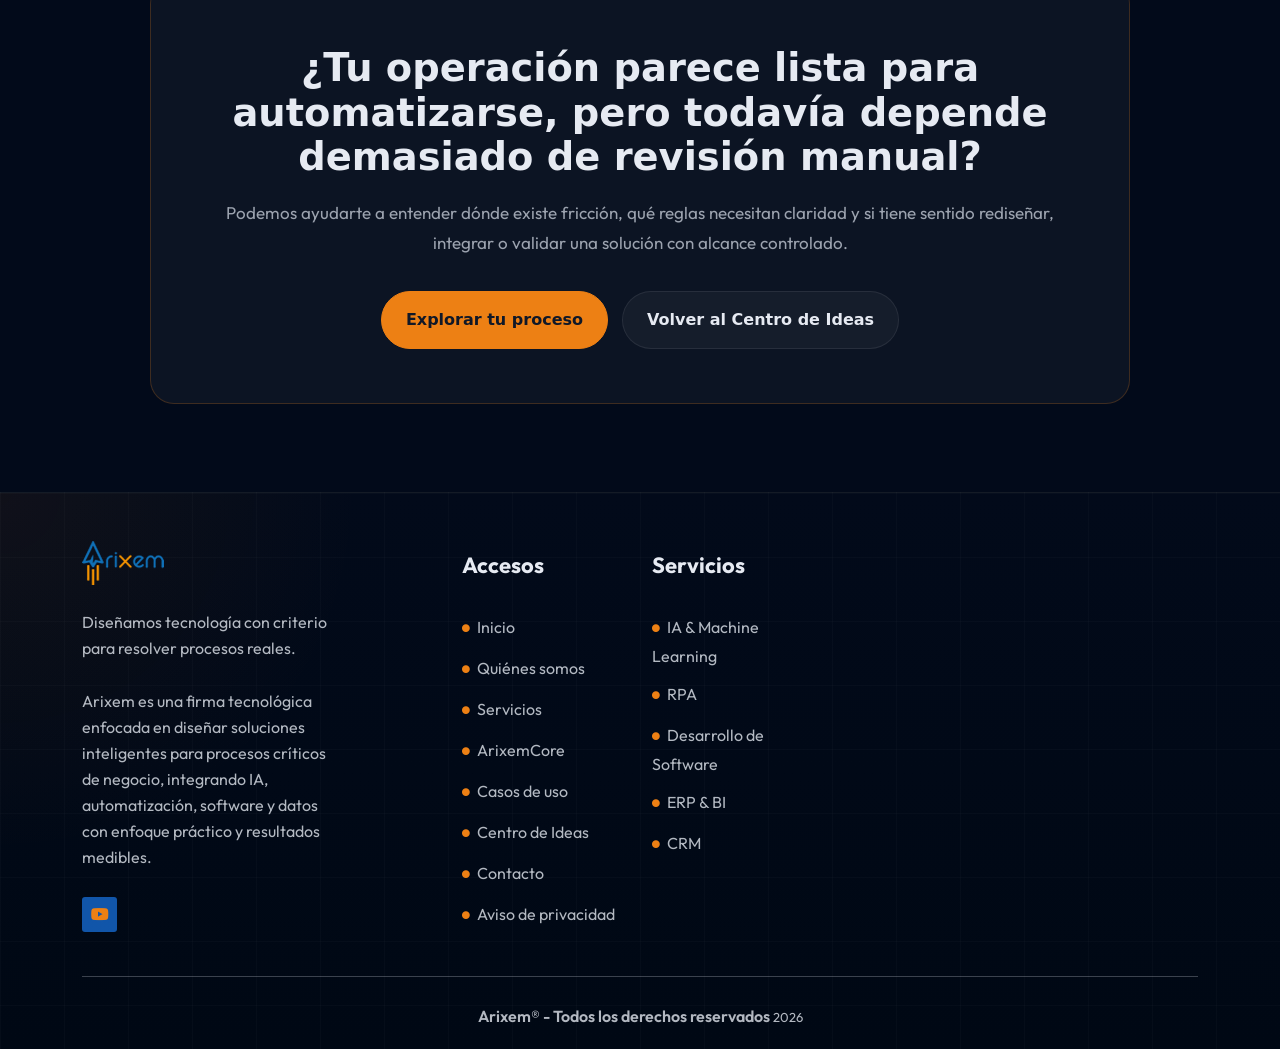
<file: ideas-automatizacion-proceso.html>
<!DOCTYPE html>
<html lang="es-MX">
    <head>
        <meta charset="UTF-8" />
        <meta http-equiv="x-ua-compatible" content="ie=edge" />
        <title>Por qué automatizar sin rediseñar el proceso puede fallar | Arixem</title>
        <meta
            name="description"
            content="Descubre por qué automatizar sin entender el proceso puede escalar fricción, reglas ambiguas e información dispersa. Una reflexión de Arixem sobre automatización con criterio operativo."
        />
        <meta name="viewport" content="width=device-width, initial-scale=1" />
        <meta property="og:title" content="Por qué automatizar sin rediseñar el proceso puede fallar | Arixem" />
        <meta
            property="og:description"
            content="Una reflexión de Arixem sobre por qué acelerar un proceso desordenado puede aumentar fricción, ocultar errores o volver más difícil controlar la operación."
        />
        <meta property="og:type" content="website" />
        <meta property="og:url" content="https://www.arixem.com.mx/ideas-automatizacion-proceso.html" />
        <link rel="icon" type="image/png" sizes="56x56" href="assets/images/fav-icon/icon.png" />
        <link rel="stylesheet" href="assets/css/bootstrap.min.css" type="text/css" media="all" />
        <link rel="stylesheet" href="assets/css/animate.css" type="text/css" media="all" />
        <link rel="stylesheet" href="assets/css/animated-text.css" type="text/css" media="all" />
        <link rel="stylesheet" href="assets/css/all.min.css" type="text/css" media="all" />
        <link rel="stylesheet" href="assets/css/flaticon.css" type="text/css" media="all" />
        <link rel="stylesheet" href="assets/css/theme-default.css" type="text/css" media="all" />
        <link rel="stylesheet" href="assets/css/meanmenu.min.css" type="text/css" media="all" />
        <link rel="stylesheet" href="assets/css/bootstrap-icons.css" type="text/css" media="all" />
        <link rel="stylesheet" href="assets/css/style.css" type="text/css" media="all" />
        <link rel="stylesheet" href="assets/css/responsive.css" type="text/css" media="all" />
        <link rel="stylesheet" href="assets/css/scrollCue.css" type="text/css" media="all" />
        <link rel="stylesheet" href="assets/css/dark.css" type="text/css" media="all" />
    </head>

    <body class="arx-article">
        <div class="xs-sidebar-group info-group">
            <div class="xs-overlay xs-bg-black"></div>
            <div class="xs-sidebar-widget">
                <div class="sidebar-widget-container">
                    <div class="widget-heading">
                        <a href="#" class="close-side-widget" aria-label="Cerrar panel lateral">
                            <i class="far fa-times-circle"></i>
                        </a>
                    </div>
                    <div class="sidebar-textwidget">
                        <div class="sidebar-info-contents">
                            <div class="content-inner">
                                <div class="nav-logo">
                                    <a href="index.html"><img src="assets/images/home-1/f-logo.png" alt="Arixem" /></a>
                                </div>
                                <div class="content-box">
                                    <h2>Diseñamos tecnología con criterio</h2>
                                    <p class="text">
                                        Arixem ayuda a entender procesos críticos, identificar fricción operativa y
                                        validar soluciones aplicables con IA, automatización, software y datos.
                                    </p>
                                </div>
                                <div class="contact-info">
                                    <h2>Contacto</h2>
                                    <ul class="list-style-one">
                                        <li><span class="icon flaticon-email"></span>contacto@arixem.com.mx</li>
                                        <li>
                                            <span><i class="bi bi-telephone-inbound"></i></span>(+52) 55-8000-8348
                                        </li>
                                        <li>
                                            <span><i class="bi bi-geo-alt"></i></span>Javier Barros Sierra 540 Torre 1
                                            Piso 5, Santa Fe, Ciudad de México.
                                        </li>
                                        <li>
                                            <span><i class="bi bi-clock"></i></span>Lunes a Viernes: 09.00 a 18.00
                                        </li>
                                    </ul>
                                </div>
                                <ul class="social-box">
                                    <li class="youtube">
                                        <a
                                            href="https://www.youtube.com/@arixemtechnologies"
                                            target="_blank"
                                            rel="noopener noreferrer"
                                            class="fab fa-youtube"
                                            aria-label="YouTube de Arixem"
                                        ></a>
                                    </li>
                                </ul>
                            </div>
                        </div>
                    </div>
                </div>
            </div>
        </div>

        <div id="sticky-header" class="Technology_nav_manu">
            <div class="container">
                <div class="row align-items-center">
                    <div class="col-lg-2">
                        <div class="logo">
                            <a class="logo_img" href="index.html" title="Arixem">
                                <img src="assets/images/home-1/main-logo.png" alt="Arixem" />
                            </a>
                            <a class="main_sticky" href="index.html" title="Arixem">
                                <img src="assets/images/home-1/main-logo.png" alt="Arixem" />
                            </a>
                        </div>
                    </div>
                    <div class="col-lg-10">
                        <nav class="Technology_menu">
                            <ul class="nav_scroll">
                                <li><a href="index.html">Inicio</a></li>
                                <li><a href="service.html">Servicios</a></li>
                                <li><a href="https://www.arixemcore.com/">ArixemCore</a></li>
                                <li><a href="cases.html">Casos de uso</a></li>
                                <li><a href="ideas.html" class="active" aria-current="page">Centro de Ideas</a></li>
                                <li><a href="about.html">Quiénes somos</a></li>
                                <li><a href="contact.html">Contacto</a></li>
                            </ul>
                            <a class="arx-nav-cta" href="contact.html">Explorar tu proceso</a>
                            <div class="searchs-box-btn searchs-box-outer">
                                <div class="nav-btn navSidebar-btn">
                                    <a href="#" aria-label="Abrir panel lateral"><i class="fas fa-bars"></i></a>
                                </div>
                            </div>
                        </nav>
                    </div>
                </div>
            </div>
        </div>

        <div class="mobile-menu-area sticky d-sm-block d-md-block d-lg-none">
            <div class="mobile-menu">
                <nav class="Technology_menu">
                    <ul class="nav_scroll">
                        <li><a href="index.html">Inicio</a></li>
                        <li><a href="service.html">Servicios</a></li>
                        <li><a href="https://www.arixemcore.com/">ArixemCore</a></li>
                        <li><a href="cases.html">Casos de uso</a></li>
                        <li><a href="ideas.html" class="active" aria-current="page">Centro de Ideas</a></li>
                        <li><a href="about.html">Quiénes somos</a></li>
                        <li><a href="contact.html">Contacto</a></li>
                        <li><a href="contact.html">Explorar tu proceso</a></li>
                    </ul>
                </nav>
            </div>
        </div>

        <main>
            <article>
                <header class="arx-article-hero">
                    <div class="container">
                        <div class="arx-article-hero-grid">
                            <div class="arx-article-hero-copy">
                                <p class="arx-eyebrow">Centro de Ideas · Automatización con criterio</p>
                                <h1>Por qué automatizar sin rediseñar el proceso puede fallar</h1>
                                <p class="arx-article-lead">
                                    Automatizar puede reducir esfuerzo, pero no corrige por sí sola reglas ambiguas,
                                    revisiones innecesarias o procesos que dependen de conocimiento no documentado.
                                </p>
                                <div class="arx-article-meta" aria-label="Datos del artículo">
                                    <span>Automatización con criterio</span>
                                    <span>5–6 min</span>
                                </div>
                            </div>
                            <div class="arx-article-hero-panel" aria-label="Mapa conceptual del artículo">
                                <span>Proceso</span>
                                <span>Reglas</span>
                                <span>Excepciones</span>
                                <span>Trazabilidad</span>
                                <span>Control</span>
                            </div>
                        </div>
                    </div>
                </header>

                <section class="arx-article-section arx-article-opening">
                    <div class="container">
                        <div class="arx-article-body">
                            <blockquote>
                                “La tecnología no convierte el desorden en estructura. Puede amplificar lo que el
                                proceso ya contiene.”
                            </blockquote>

                            <p>Automatizar no siempre significa mejorar.</p>
                            <p>
                                En muchas organizaciones, cuando una operación se vuelve lenta, repetitiva o costosa, la
                                primera respuesta suele ser buscar una herramienta que la ejecute más rápido: un flujo,
                                una integración, una regla programada o una capa de inteligencia artificial.
                            </p>
                            <p>
                                La intención es válida. Reducir carga manual, disminuir errores y liberar tiempo del
                                equipo puede tener mucho sentido. El problema aparece cuando la tecnología se aplica
                                sobre un proceso que todavía no se entiende del todo.
                            </p>
                            <p>
                                Porque una herramienta puede ejecutar instrucciones, pero no resolver por sí sola la
                                ambigüedad que vive detrás de ellas.
                            </p>
                            <p>
                                Un proceso con reglas inconsistentes, excepciones mal documentadas, información dispersa
                                o dependencias informales puede seguir siendo frágil aunque se lleve a una capa
                                tecnológica. Incluso puede volverse más difícil de corregir, porque el problema deja de
                                ser visible y empieza a moverse con mayor velocidad.
                            </p>
                            <p>
                                Sin una base clara, la tecnología puede mover más rápido aquello que todavía no está
                                suficientemente entendido.
                            </p>

                            <h2>La velocidad no siempre es claridad</h2>
                            <p>En operación real, hacer algo más rápido no siempre significa hacerlo mejor.</p>
                            <p>
                                Un flujo puede tardar porque tiene pasos innecesarios. Pero también puede tardar porque
                                contiene validaciones importantes, dependencias críticas o decisiones que aún no están
                                suficientemente estructuradas.
                            </p>
                            <p>
                                Cuando no se distingue entre esas dos cosas, se corre el riesgo de acelerar partes que
                                primero debían entenderse.
                            </p>
                            <p>
                                Una revisión manual puede parecer una tarea repetitiva. Pero al observarla con detalle,
                                puede revelar que el equipo está resolviendo inconsistencias entre sistemas,
                                interpretando excepciones, corrigiendo datos incompletos o aplicando criterios que nunca
                                fueron documentados.
                            </p>
                            <p>En ese caso, la revisión manual no es solo una ineficiencia. Es una señal.</p>
                            <p>
                                Eliminarla sin entender por qué existe puede dejar al proceso sin su último mecanismo de
                                control.
                            </p>
                            <p>La pregunta no debería ser solo: “¿qué podemos automatizar?”</p>
                            <p>
                                <strong>La pregunta más importante es: “¿qué está compensando hoy el equipo de forma manual?”</strong>
                            </p>

                            <h2>Muchos procesos funcionan porque alguien los sostiene</h2>
                            <p>Hay procesos que parecen funcionar porque el resultado final llega.</p>
                            <p>
                                El reporte se entrega. La conciliación se cierra. El cliente recibe respuesta. El
                                expediente avanza. La operación continúa.
                            </p>
                            <p>
                                Pero al mirar más de cerca, el proceso funciona porque una persona sabe qué revisar, qué
                                corregir, qué ignorar, qué pedir de nuevo o qué excepción requiere atención.
                            </p>
                            <p>Ese conocimiento muchas veces no está en el sistema. Está en la experiencia del equipo.</p>
                            <p>
                                Ahí aparece uno de los riesgos más comunes de llevar un flujo a tecnología demasiado
                                pronto: convertir conocimiento tácito en una regla incompleta.
                            </p>
                            <p>
                                Si la regla no contempla excepciones, si los datos no son consistentes o si el proceso
                                depende de interpretación humana, la solución puede ejecutar el flujo, pero no
                                necesariamente sostener la calidad del resultado.
                            </p>
                            <p>
                                El problema no es apoyarse en tecnología. El problema es hacerlo sobre una operación que
                                todavía depende de criterios invisibles.
                            </p>
                            <p>
                                Antes de mover una tarea a una herramienta, conviene entender qué parte del trabajo es
                                repetitiva, qué parte es criterio, qué parte es excepción y qué parte existe porque el
                                proceso no está suficientemente estructurado.
                            </p>

                            <h2>Cuando la tecnología replica la fricción</h2>
                            <p>Una solución mal planteada no siempre falla de inmediato.</p>
                            <p>A veces funciona técnicamente, pero conserva la misma fricción que existía antes.</p>
                            <p>
                                Un proceso que dependía de archivos dispersos puede seguir dependiendo de archivos
                                dispersos, solo que ahora con una capa adicional encima. Una validación poco clara puede
                                convertirse en una regla programada que nadie entiende. Un reporte tardío puede generarse
                                más rápido, pero seguir sin explicar qué decisión debe tomarse.
                            </p>
                            <p>
                                La tecnología puede reducir pasos, pero si el diseño operativo no cambia, la complejidad
                                permanece.
                            </p>
                            <p>En algunos casos, incluso aumenta.</p>
                            <p>
                                Ahora el equipo no solo debe revisar el proceso original. También debe revisar qué hizo
                                la solución, por qué lo hizo, con qué datos trabajó y qué excepciones dejó fuera.
                            </p>
                            <p>
                                Cuando eso ocurre, la herramienta deja de reducir carga y empieza a crear una nueva capa
                                de supervisión.
                            </p>
                            <p>
                                Una solución operativa debería aportar claridad. Si obliga al equipo a revisar
                                manualmente todo lo que hizo, quizá no se resolvió el problema correcto.
                            </p>

                            <div class="arx-article-clarity">
                                <h2>Qué conviene aclarar antes de llevar un proceso a tecnología</h2>
                                <p class="arx-article-clarity-intro">
                                    Rediseñar no significa complicar el proceso. Significa entender qué debe mantenerse,
                                    qué puede simplificarse y qué necesita estructura antes de escalar.
                                </p>
                                <div class="arx-article-clarity-grid">
                                    <div class="arx-article-clarity-item">
                                        <span>01</span>
                                        <h3>Secuencia del proceso</h3>
                                        <p>
                                            No todos los pasos actuales son necesarios. Algunos nacieron para resolver
                                            una excepción y con el tiempo se quedaron como parte permanente del flujo.
                                            Antes de trasladar una operación a una herramienta, conviene distinguir qué
                                            pasos aportan control y cuáles solo agregan fricción acumulada.
                                        </p>
                                    </div>
                                    <div class="arx-article-clarity-item">
                                        <span>02</span>
                                        <h3>Reglas de operación</h3>
                                        <p>
                                            Si cada persona interpreta el proceso de forma distinta, llevar esa lógica a
                                            una solución puede volver rígida una regla que todavía no está alineada. Una
                                            regla poco clara no mejora por ejecutarse más rápido. Primero necesita
                                            definirse.
                                        </p>
                                    </div>
                                    <div class="arx-article-clarity-item">
                                        <span>03</span>
                                        <h3>Fuentes de información</h3>
                                        <p>
                                            Cuando los datos vienen de sistemas, archivos o reportes que no coinciden,
                                            primero hay que definir qué fuente tiene prioridad y qué ocurre ante una
                                            diferencia. Sin esa claridad, la solución puede procesar información, pero
                                            no necesariamente generar confianza.
                                        </p>
                                    </div>
                                    <div class="arx-article-clarity-item">
                                        <span>04</span>
                                        <h3>Criterios de revisión</h3>
                                        <p>
                                            No toda excepción requiere el mismo nivel de atención. No todo caso debe
                                            escalarse. No toda validación necesita intervención humana. Antes de acelerar
                                            la ejecución, conviene distinguir qué debe revisarse, qué puede priorizarse y
                                            qué puede resolverse con reglas claras.
                                        </p>
                                    </div>
                                    <div class="arx-article-clarity-item">
                                        <span>05</span>
                                        <h3>Trazabilidad</h3>
                                        <p>
                                            Una solución debe poder explicar qué hizo, con qué información trabajó y por
                                            qué llegó a un resultado. Sin trazabilidad, la velocidad puede convertirse en
                                            desconfianza.
                                        </p>
                                    </div>
                                </div>
                                <p class="arx-article-clarity-note">
                                    La claridad operativa no frena la tecnología. La vuelve más confiable.
                                </p>
                            </div>

                            <h2>Señales de que el proceso todavía no está listo</h2>
                            <p>
                                Hay señales que indican que conviene ordenar antes de escalar una solución tecnológica.
                            </p>
                            <p>
                                Una de ellas es que el proceso dependa demasiado de “cómo lo hace una persona”. Si el
                                resultado cambia según quién ejecuta la tarea, probablemente falta estandarizar
                                criterios.
                            </p>
                            <p>
                                Otra señal es que las excepciones sean más frecuentes que la regla. Si la mayoría de los
                                casos requiere interpretación, quizá el problema no es la velocidad, sino la falta de
                                estructura.
                            </p>
                            <p>
                                También conviene detenerse cuando las fuentes de información no coinciden y no existe
                                una regla clara para resolver diferencias.
                            </p>
                            <p>
                                Lo mismo ocurre cuando nadie puede explicar qué resultado sería correcto, qué error sería
                                aceptable o qué parte debería revisarse manualmente.
                            </p>
                            <p>En esos casos, avanzar demasiado pronto puede dar una falsa sensación de progreso.</p>
                            <p>La operación se mueve, pero la incertidumbre sigue ahí.</p>

                            <h2>Diseñar con criterio operativo</h2>
                            <p>La tecnología sí puede generar valor cuando parte de un proceso entendido.</p>
                            <p>
                                Puede eliminar tareas repetitivas. Puede reducir capturas manuales. Puede ejecutar
                                reglas claras. Puede conectar sistemas. Puede generar reportes. Puede ayudar a priorizar
                                excepciones. Puede liberar al equipo de trabajo operativo que no requiere criterio
                                humano.
                            </p>
                            <div class="arx-article-clarity">
                                <h2>El proceso, en cinco pasos</h2>
                                <p class="arx-article-clarity-intro">
                                    Pero para lograrlo, debe construirse sobre una base clara.
                                </p>
                                <div class="arx-article-clarity-grid">
                                    <div class="arx-article-clarity-item">
                                        <span>01</span>
                                        <h3>Entender el proceso</h3>
                                        <p>El primer paso, antes de cualquier herramienta.</p>
                                    </div>
                                    <div class="arx-article-clarity-item">
                                        <span>02</span>
                                        <h3>Identificar reglas y excepciones</h3>
                                        <p>Distinguir qué es regla general y qué es caso particular.</p>
                                    </div>
                                    <div class="arx-article-clarity-item">
                                        <span>03</span>
                                        <h3>Revisar fuentes de información</h3>
                                        <p>Confirmar de dónde viene el dato y qué tan confiable es.</p>
                                    </div>
                                    <div class="arx-article-clarity-item">
                                        <span>04</span>
                                        <h3>Definir qué se ejecuta y qué se revisa</h3>
                                        <p>
                                            Qué parte puede ejecutarse de forma sistemática y qué parte debe
                                            seguir siendo revisada.
                                        </p>
                                    </div>
                                    <div class="arx-article-clarity-item">
                                        <span>05</span>
                                        <h3>Medir el resultado</h3>
                                        <p>Si la solución realmente mejora claridad, trazabilidad y control.</p>
                                    </div>
                                </div>
                                <p class="arx-article-clarity-note">
                                    Diseñar con criterio no significa avanzar más lento. Significa avanzar sobre
                                    una operación mejor entendida.
                                </p>
                            </div>

                            <div class="arx-article-compare">
                                <h2>Automatizar sin rediseñar / Rediseñar antes de escalar</h2>
                                <div class="arx-article-compare-grid">
                                    <div>
                                        <h3>Automatizar sin rediseñar</h3>
                                        <ul>
                                            <li>Ejecuta tareas sin cuestionar el flujo.</li>
                                            <li>Replica reglas incompletas.</li>
                                            <li>Oculta excepciones bajo una capa tecnológica.</li>
                                            <li>Acelera revisiones que quizá debían simplificarse.</li>
                                            <li>Puede aumentar supervisión manual.</li>
                                        </ul>
                                    </div>
                                    <div>
                                        <h3>Rediseñar antes de escalar</h3>
                                        <ul>
                                            <li>Entiende qué parte del proceso genera fricción.</li>
                                            <li>Documenta reglas y excepciones.</li>
                                            <li>Define fuentes confiables.</li>
                                            <li>Decide qué debe ejecutarse automáticamente y qué debe revisarse.</li>
                                            <li>Mejora trazabilidad antes de crecer.</li>
                                        </ul>
                                    </div>
                                </div>
                            </div>

                            <h2>Antes de mover más rápido, conviene entender mejor</h2>
                            <p>Antes de mover un proceso más rápido, conviene entender qué lo vuelve lento.</p>
                            <p>
                                A veces la fricción está en una tarea repetitiva. Otras veces está en una regla ambigua,
                                una fuente de información poco confiable, una excepción frecuente o una revisión manual
                                que existe porque el proceso todavía necesita estructura.
                            </p>
                            <p>
                                La tecnología puede ayudar mucho cuando el flujo está suficientemente entendido. Puede
                                reducir carga, conectar fuentes, ejecutar reglas y liberar tiempo del equipo.
                            </p>
                            <p>
                                Pero cuando el problema todavía no está claro, acelerar la ejecución puede hacer que la
                                operación sea más difícil de controlar.
                            </p>
                            <p>
                                Algunas operaciones no necesitan moverse más rápido de inmediato. Primero necesitan
                                volverse más claras.
                            </p>
                            <p>
                                Esa claridad permite decidir con mejor criterio: qué simplificar, qué rediseñar, qué
                                conectar, qué revisar y qué sí tiene sentido llevar a una solución tecnológica.
                            </p>
                        </div>
                    </div>
                </section>

                <section class="arx-article-core">
                    <div class="container">
                        <div class="arx-article-core-inner">
                            <p class="arx-eyebrow">ArixemCore</p>
                            <h2>De procesos entendidos a soluciones más estructuradas</h2>
                            <p>
                                Cuando ciertos patrones se repiten —información dispersa, revisión manual, reglas no
                                documentadas, excepciones difíciles de priorizar— dejan de ser casos aislados.
                            </p>
                            <p>Pueden convertirse en soluciones más estructuradas.</p>
                            <p>
                                Esa es parte de la lógica detrás de ArixemCore: convertir experiencia operativa en
                                módulos diseñados para procesos donde la información, la revisión y la trazabilidad son
                                críticas.
                            </p>
                            <p>
                                No se trata de reemplazar el criterio operativo. Se trata de darle una estructura más
                                clara para que la tecnología pueda apoyar mejor.
                            </p>
                            <p>
                                ArixemCore Contable es un ejemplo de esa evolución: una respuesta especializada para
                                procesos donde el cruce de información, la conciliación y la revisión siguen dependiendo
                                de esfuerzo manual intensivo.
                            </p>
                            <a class="arx-btn arx-btn-secondary" href="https://www.arixemcore.com/">Conocer ArixemCore</a>
                        </div>
                    </div>
                </section>
            </article>

            <section class="arx-final-cta">
                <div class="container">
                    <div class="arx-final-cta-inner">
                        <h2>¿Tu operación parece lista para automatizarse, pero todavía depende demasiado de revisión manual?</h2>
                        <p>
                            Podemos ayudarte a entender dónde existe fricción, qué reglas necesitan claridad y si tiene
                            sentido rediseñar, integrar o validar una solución con alcance controlado.
                        </p>
                        <div class="arx-actions arx-actions-center">
                            <a class="arx-btn arx-btn-primary" href="contact.html">Explorar tu proceso</a>
                            <a class="arx-btn arx-btn-secondary" href="ideas.html">Volver al Centro de Ideas</a>
                        </div>
                    </div>
                </div>
            </section>
        </main>

        <div class="footer-area">
            <div class="container">
                <div class="row">
                    <div class="col-lg-4 col-md-6">
                        <div class="footer-widget-contact">
                            <div class="footer-widget-logo">
                                <a href="index.html"><img src="assets/images/home-1/f-logo.png" alt="Arixem" /></a>
                            </div>
                            <div class="footer-disc">
                                <p>Diseñamos tecnología con criterio para resolver procesos reales.</p>
                                <p>
                                    Arixem es una firma tecnológica enfocada en diseñar soluciones inteligentes para
                                    procesos críticos de negocio, integrando IA, automatización, software y datos con
                                    enfoque práctico y resultados medibles.
                                </p>
                            </div>
                            <div class="footer_icon">
                                <a
                                    href="https://www.youtube.com/@arixemtechnologies"
                                    target="_blank"
                                    rel="noopener noreferrer"
                                    aria-label="YouTube de Arixem"
                                    ><i class="fab fa-youtube"></i
                                ></a>
                            </div>
                        </div>
                    </div>
                    <div class="col-lg-2 col-md-6">
                        <div class="footer-widget-content">
                            <div class="footer-widget-title">
                                <h4>Accesos</h4>
                            </div>
                            <div class="footer-widget-menu">
                                <ul>
                                    <li><a href="index.html"><span><i class="fas fa-circle"></i></span>Inicio</a></li>
                                    <li>
                                        <a href="about.html"><span><i class="fas fa-circle"></i></span>Quiénes somos</a>
                                    </li>
                                    <li>
                                        <a href="service.html"><span><i class="fas fa-circle"></i></span>Servicios</a>
                                    </li>
                                    <li>
                                        <a href="https://www.arixemcore.com/">
                                            <span><i class="fas fa-circle"></i></span>ArixemCore</a
                                        >
                                    </li>
                                    <li>
                                        <a href="cases.html"><span><i class="fas fa-circle"></i></span>Casos de uso</a>
                                    </li>
                                    <li>
                                        <a href="ideas.html"><span><i class="fas fa-circle"></i></span>Centro de Ideas</a>
                                    </li>
                                    <li>
                                        <a href="contact.html"><span><i class="fas fa-circle"></i></span>Contacto</a>
                                    </li>
                                    <li>
                                        <a
                                            href="https://www.arixem.com.mx/documentos/aviso_priv_final.pdf"
                                            target="_blank"
                                            rel="noopener noreferrer"
                                        >
                                            <span><i class="fas fa-circle"></i></span>Aviso de privacidad</a
                                        >
                                    </li>
                                </ul>
                            </div>
                        </div>
                    </div>
                    <div class="col-lg-2 col-md-6">
                        <div class="footer-widget-content">
                            <div class="footer-widget-title">
                                <h4>Servicios</h4>
                            </div>
                            <div class="footer-widget-menu">
                                <ul>
                                    <li>
                                        <a href="service.html" class="link-service">
                                            <span><i class="fas fa-circle"></i></span>IA & Machine Learning</a
                                        >
                                    </li>
                                    <li>
                                        <a href="service.html" class="link-service">
                                            <span><i class="fas fa-circle"></i></span>RPA</a
                                        >
                                    </li>
                                    <li>
                                        <a href="service.html" class="link-service">
                                            <span><i class="fas fa-circle"></i></span>Desarrollo de Software</a
                                        >
                                    </li>
                                    <li>
                                        <a href="service.html" class="link-service">
                                            <span><i class="fas fa-circle"></i></span>ERP & BI</a
                                        >
                                    </li>
                                    <li>
                                        <a href="service.html" class="link-service">
                                            <span><i class="fas fa-circle"></i></span>CRM</a
                                        >
                                    </li>
                                </ul>
                            </div>
                        </div>
                    </div>
                </div>
                <hr />
                <div class="row">
                    <div class="col-md-12 text-center">
                        <div class="footer-bottom-content">
                            <h4>Arixem® - Todos los derechos reservados <i id="year" style="font-size: 13px"></i></h4>
                        </div>
                    </div>
                </div>
            </div>
        </div>

        <script src="assets/js/vendor/jquery-3.6.2.min.js"></script>
        <script src="assets/js/jquery.meanmenu.js"></script>
        <script src="assets/js/arx-site.js"></script>
        <script async src="https://www.googletagmanager.com/gtag/js?id=G-Q0LSPEP4LR"></script>
        <script>
            window.dataLayer = window.dataLayer || [];
            function gtag() {
                dataLayer.push(arguments);
            }
            gtag("js", new Date());
            gtag("config", "G-Q0LSPEP4LR");
        </script>
    </body>
</html>
</file>
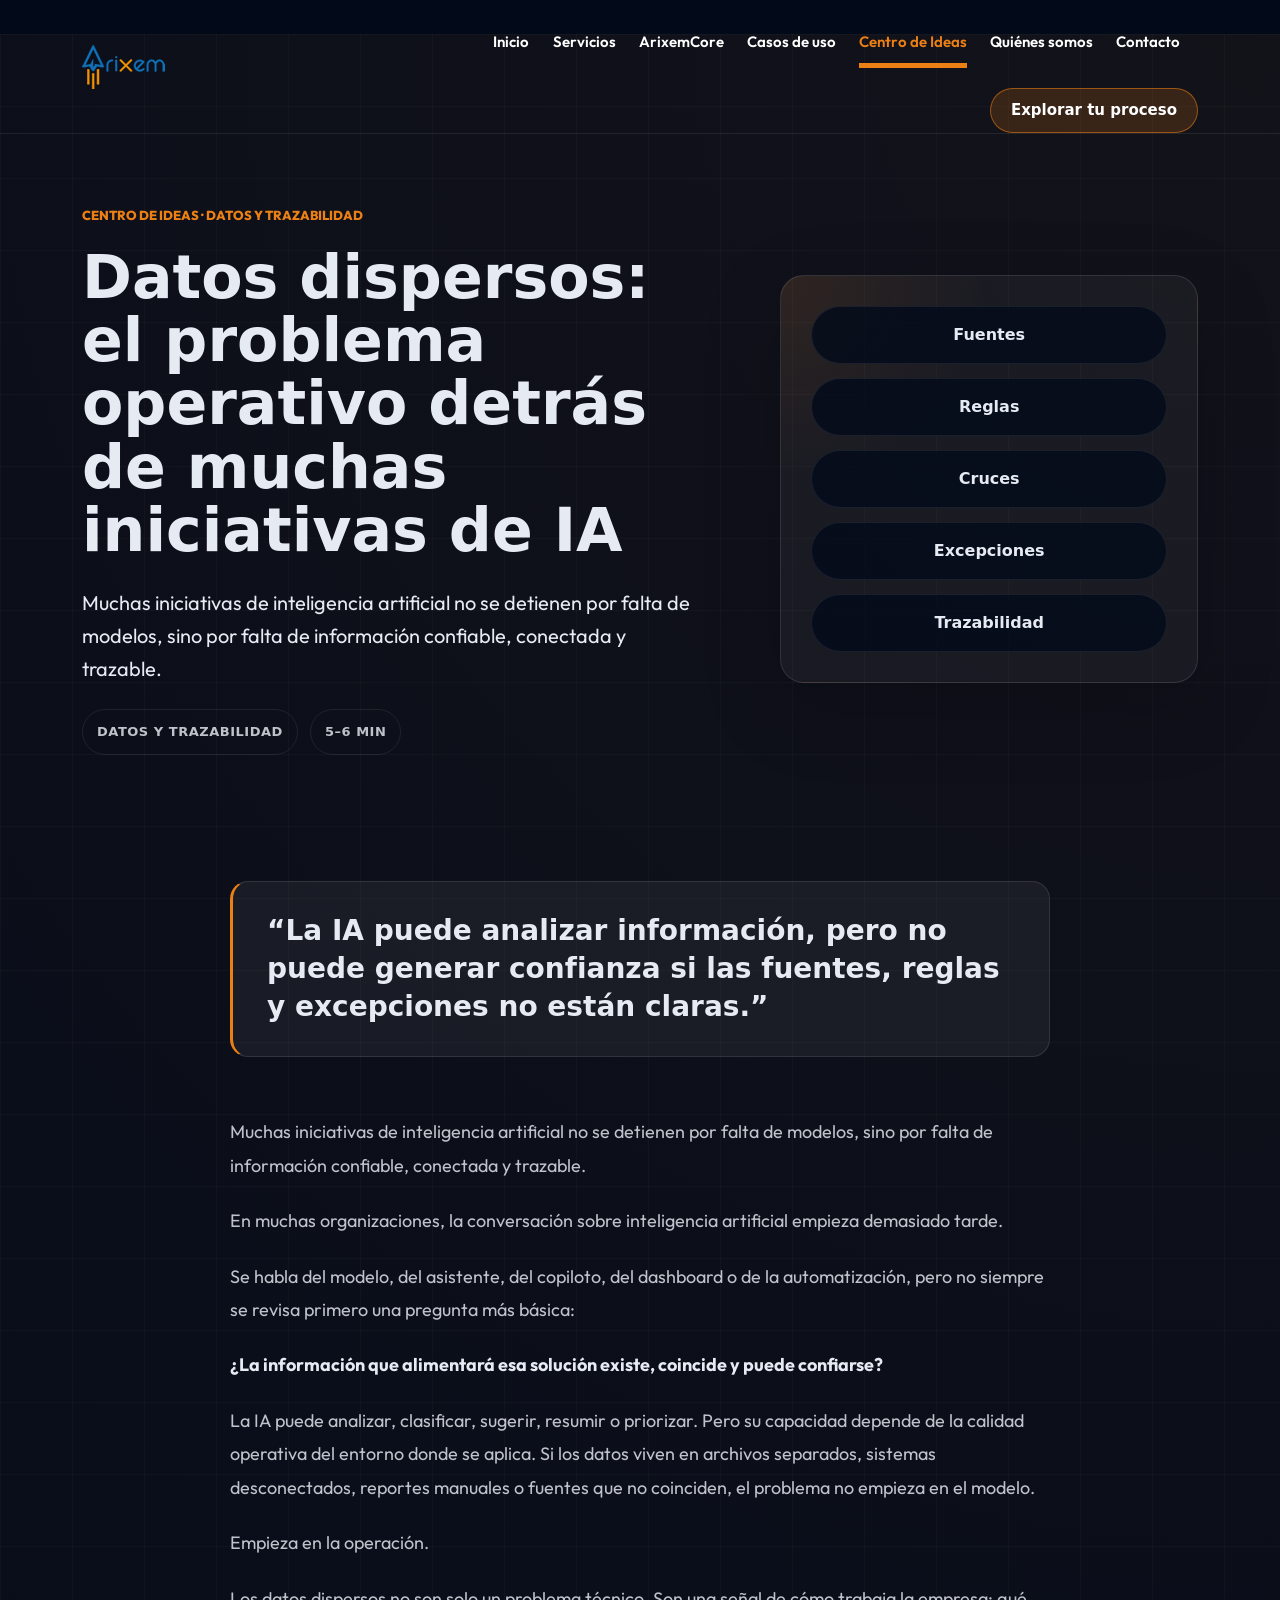
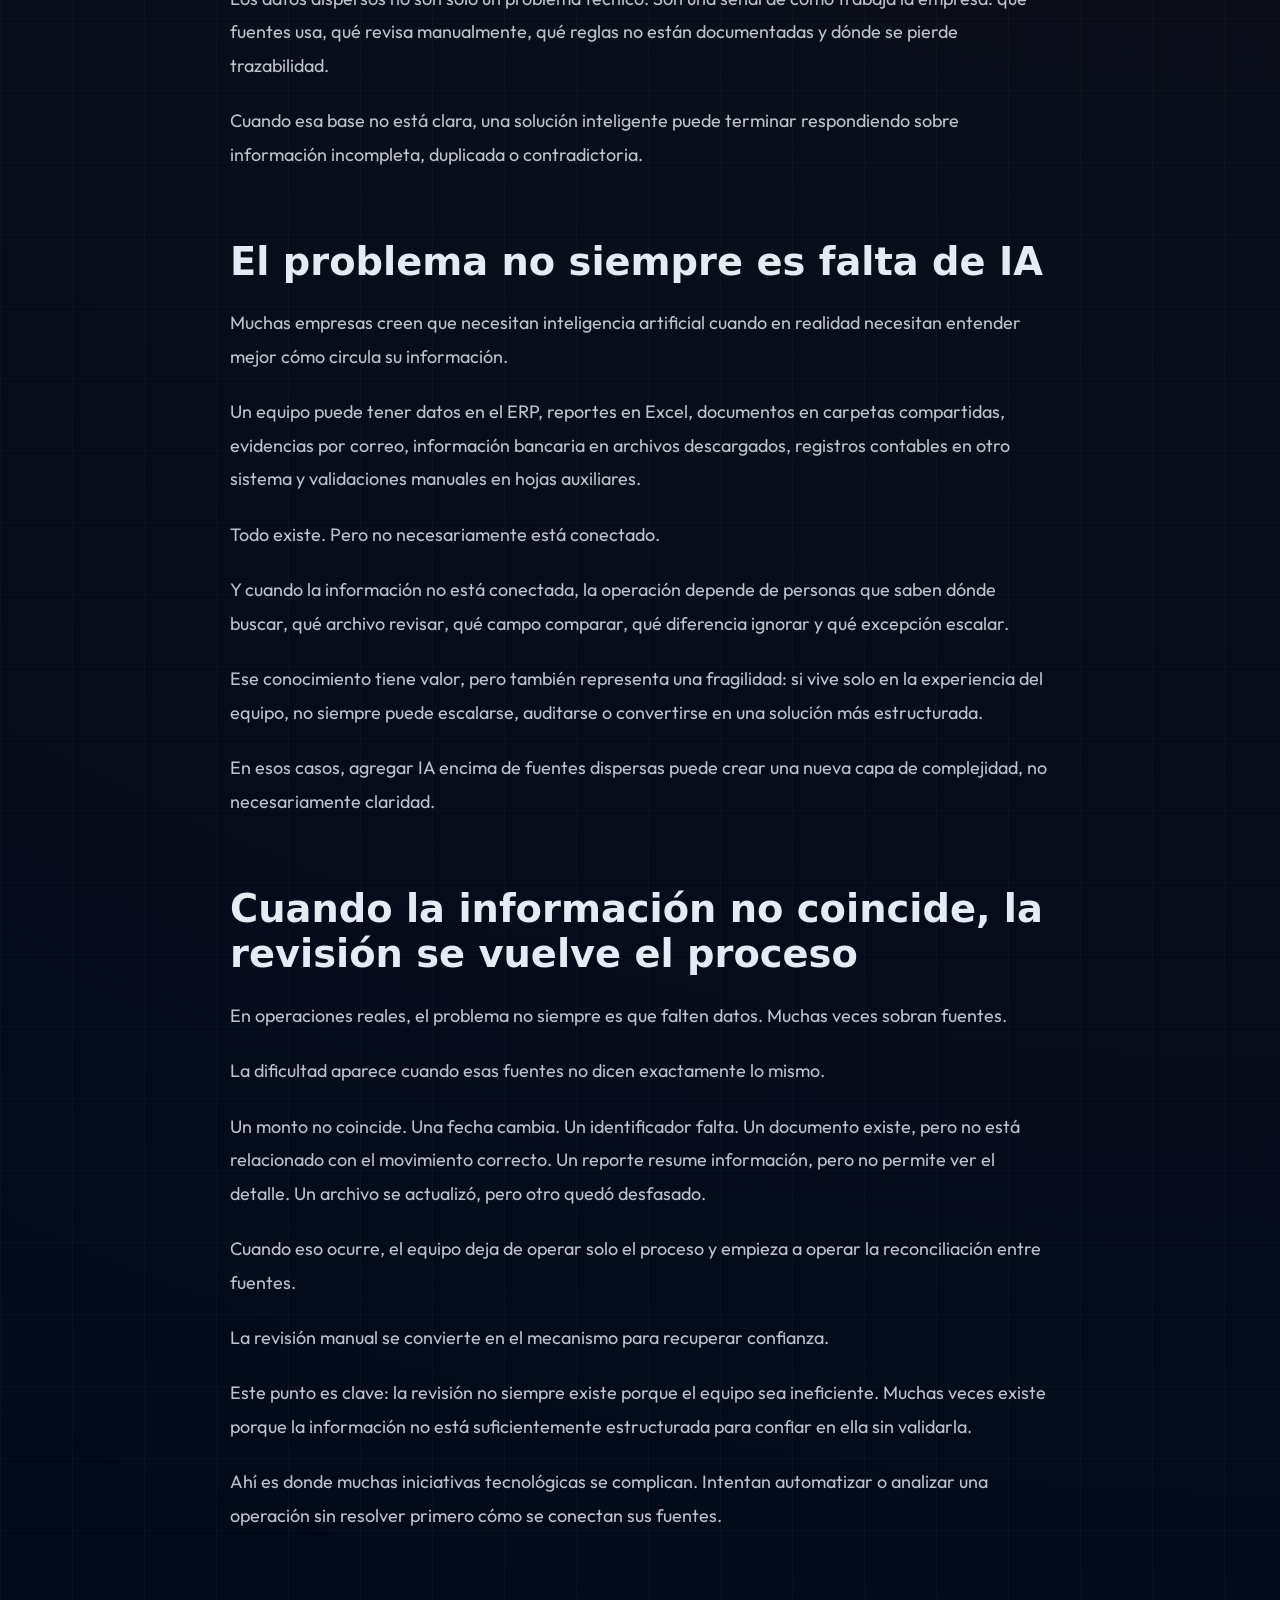
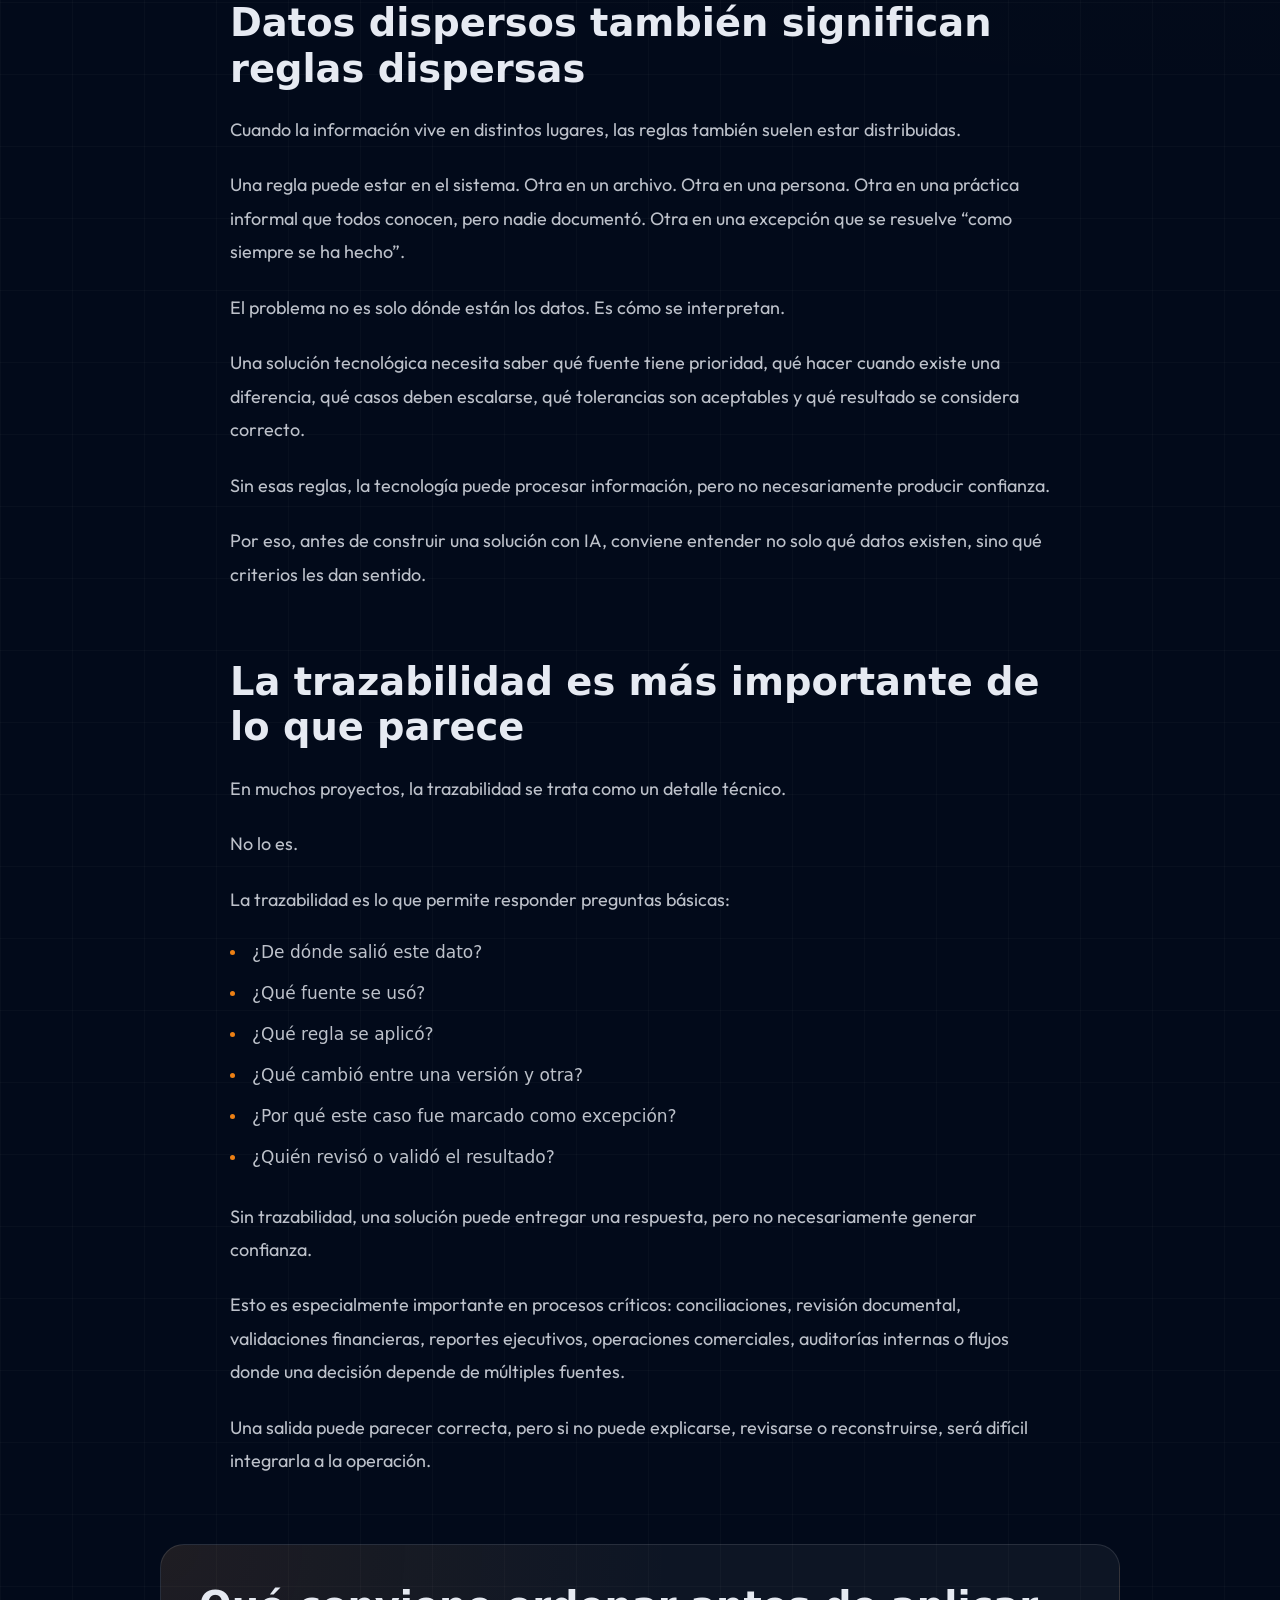
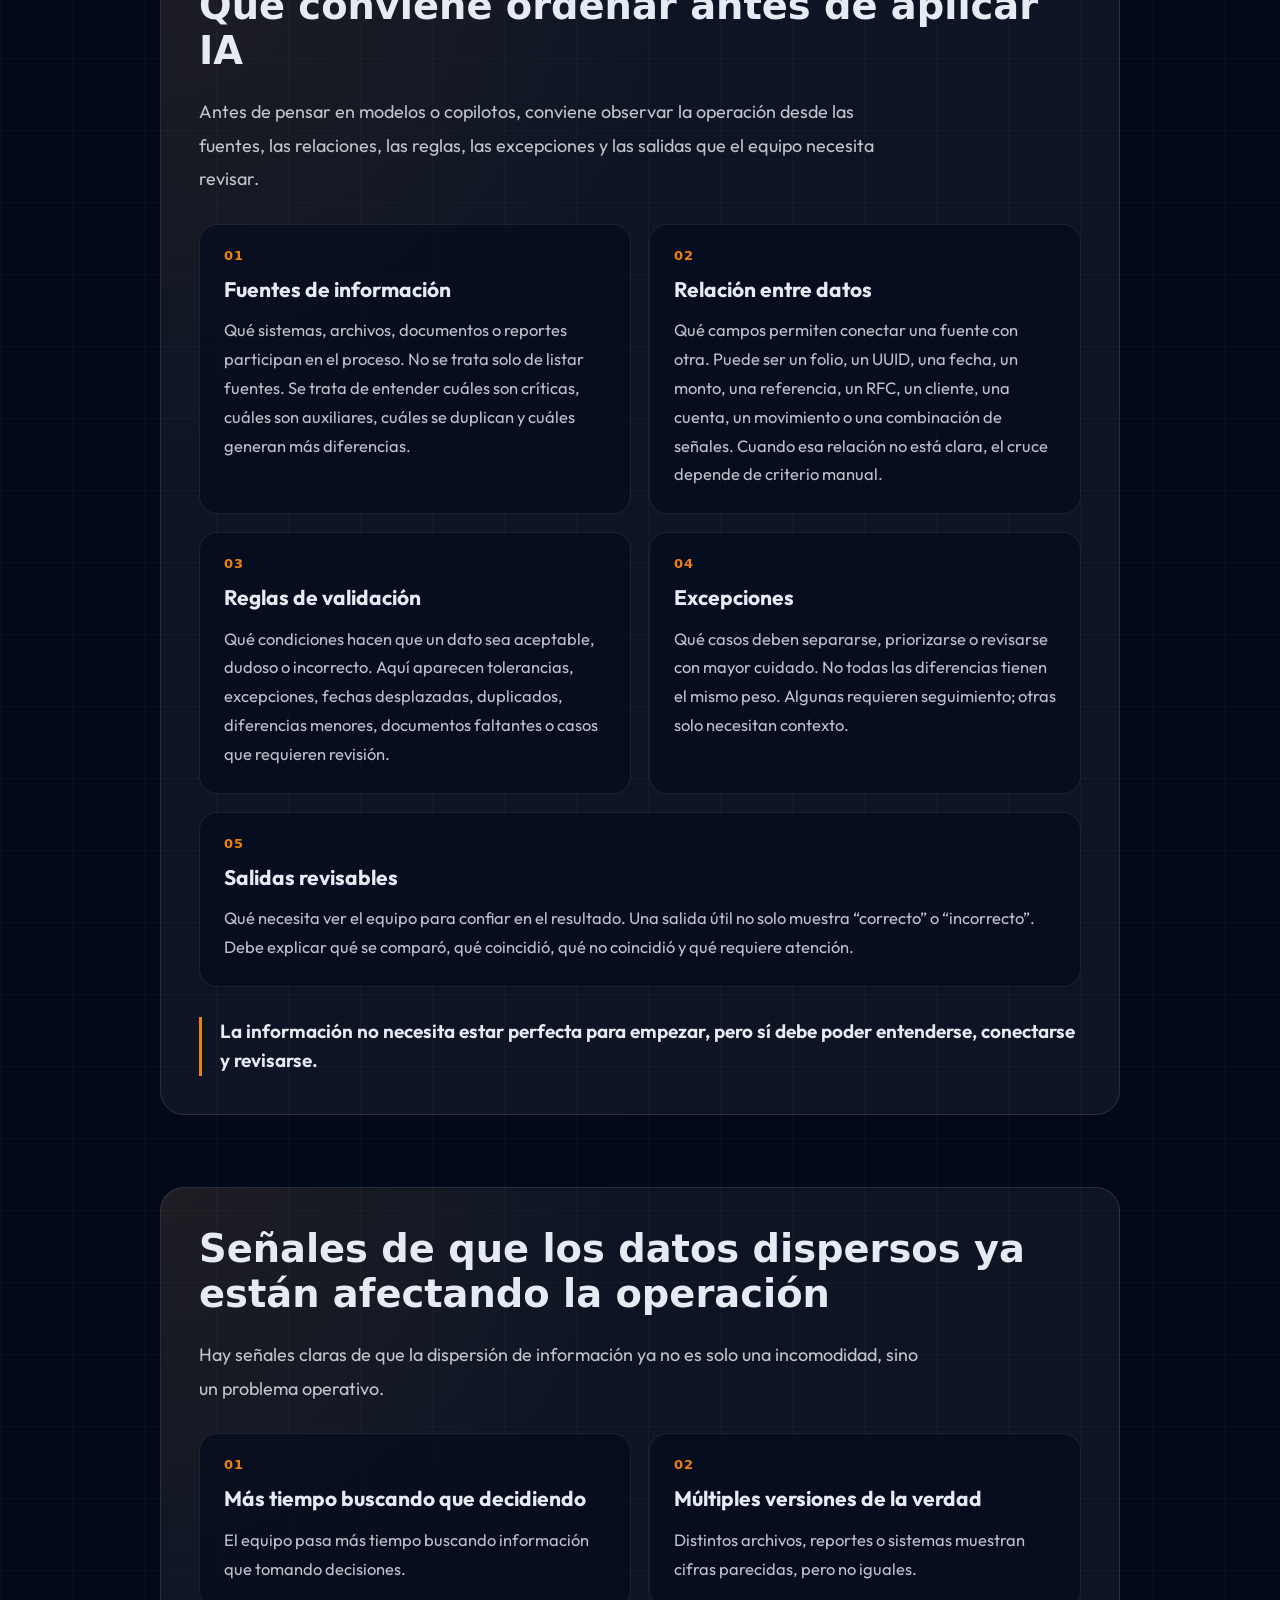
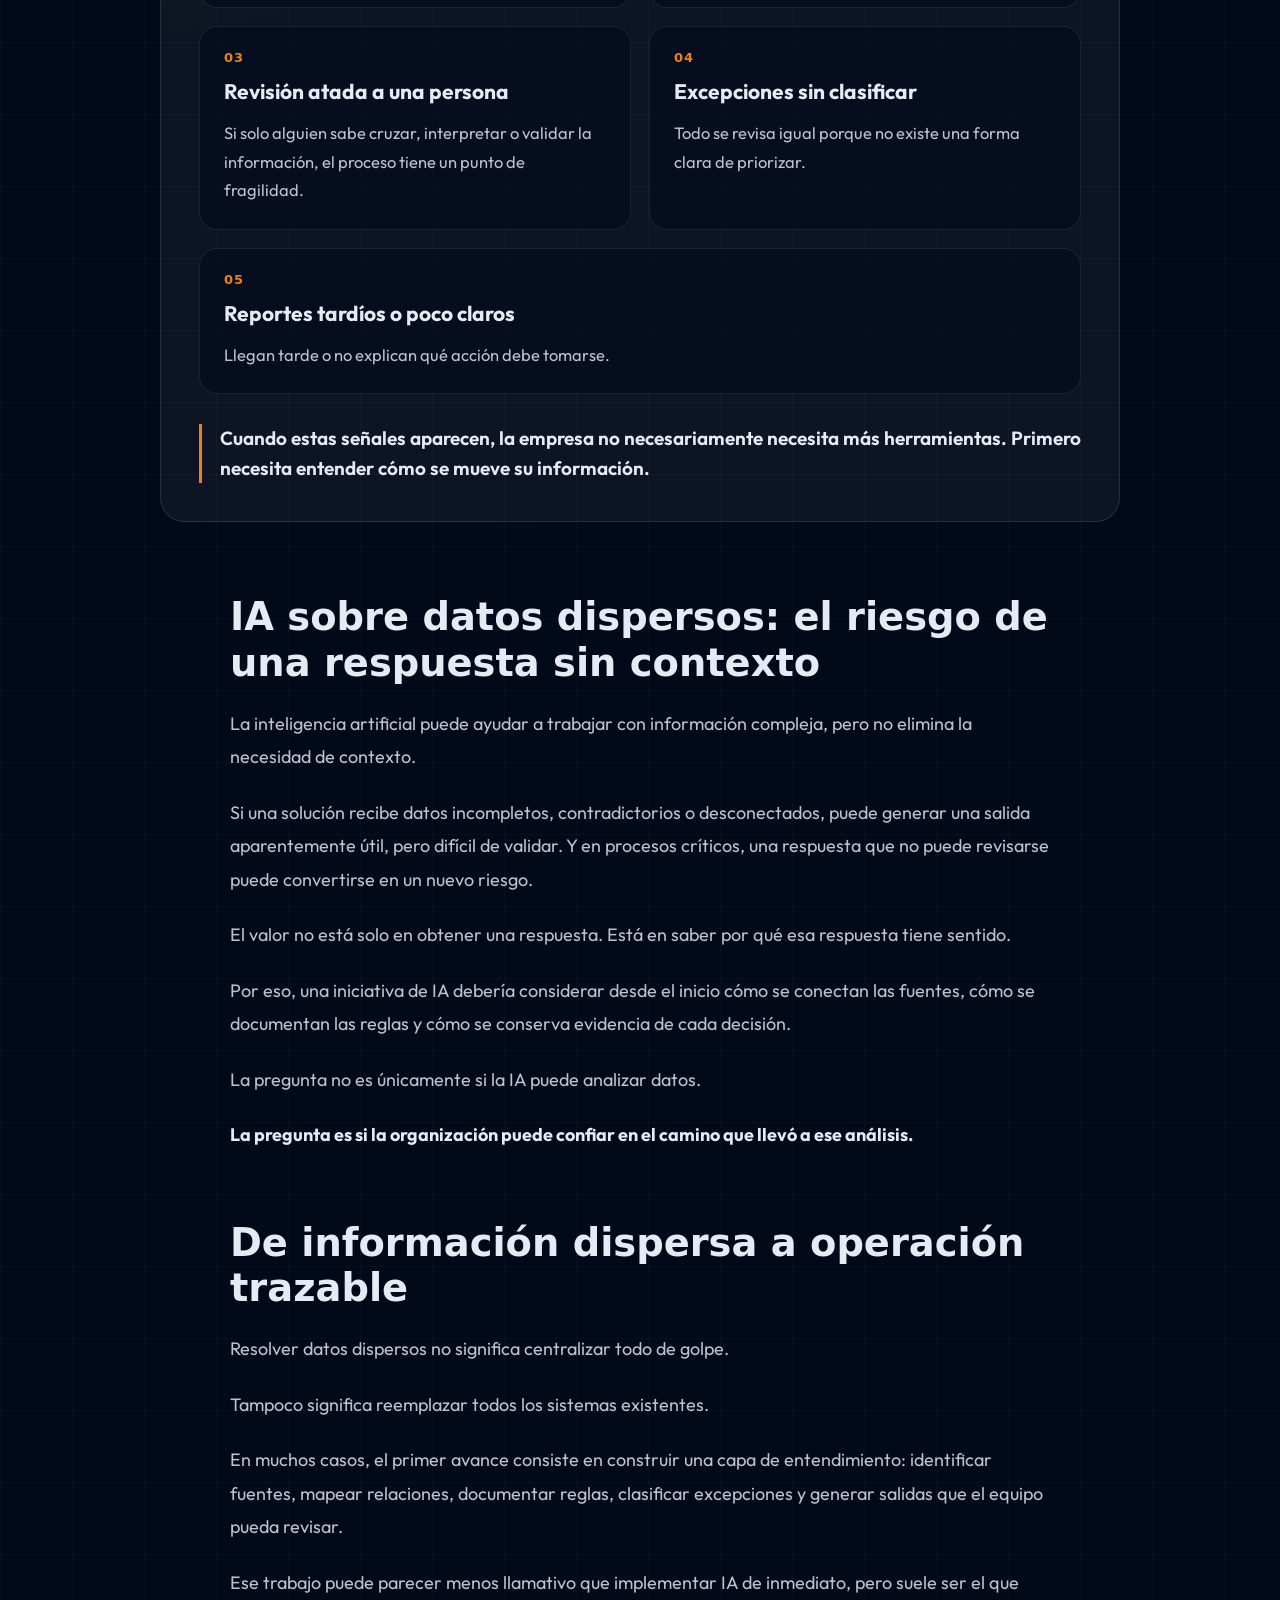
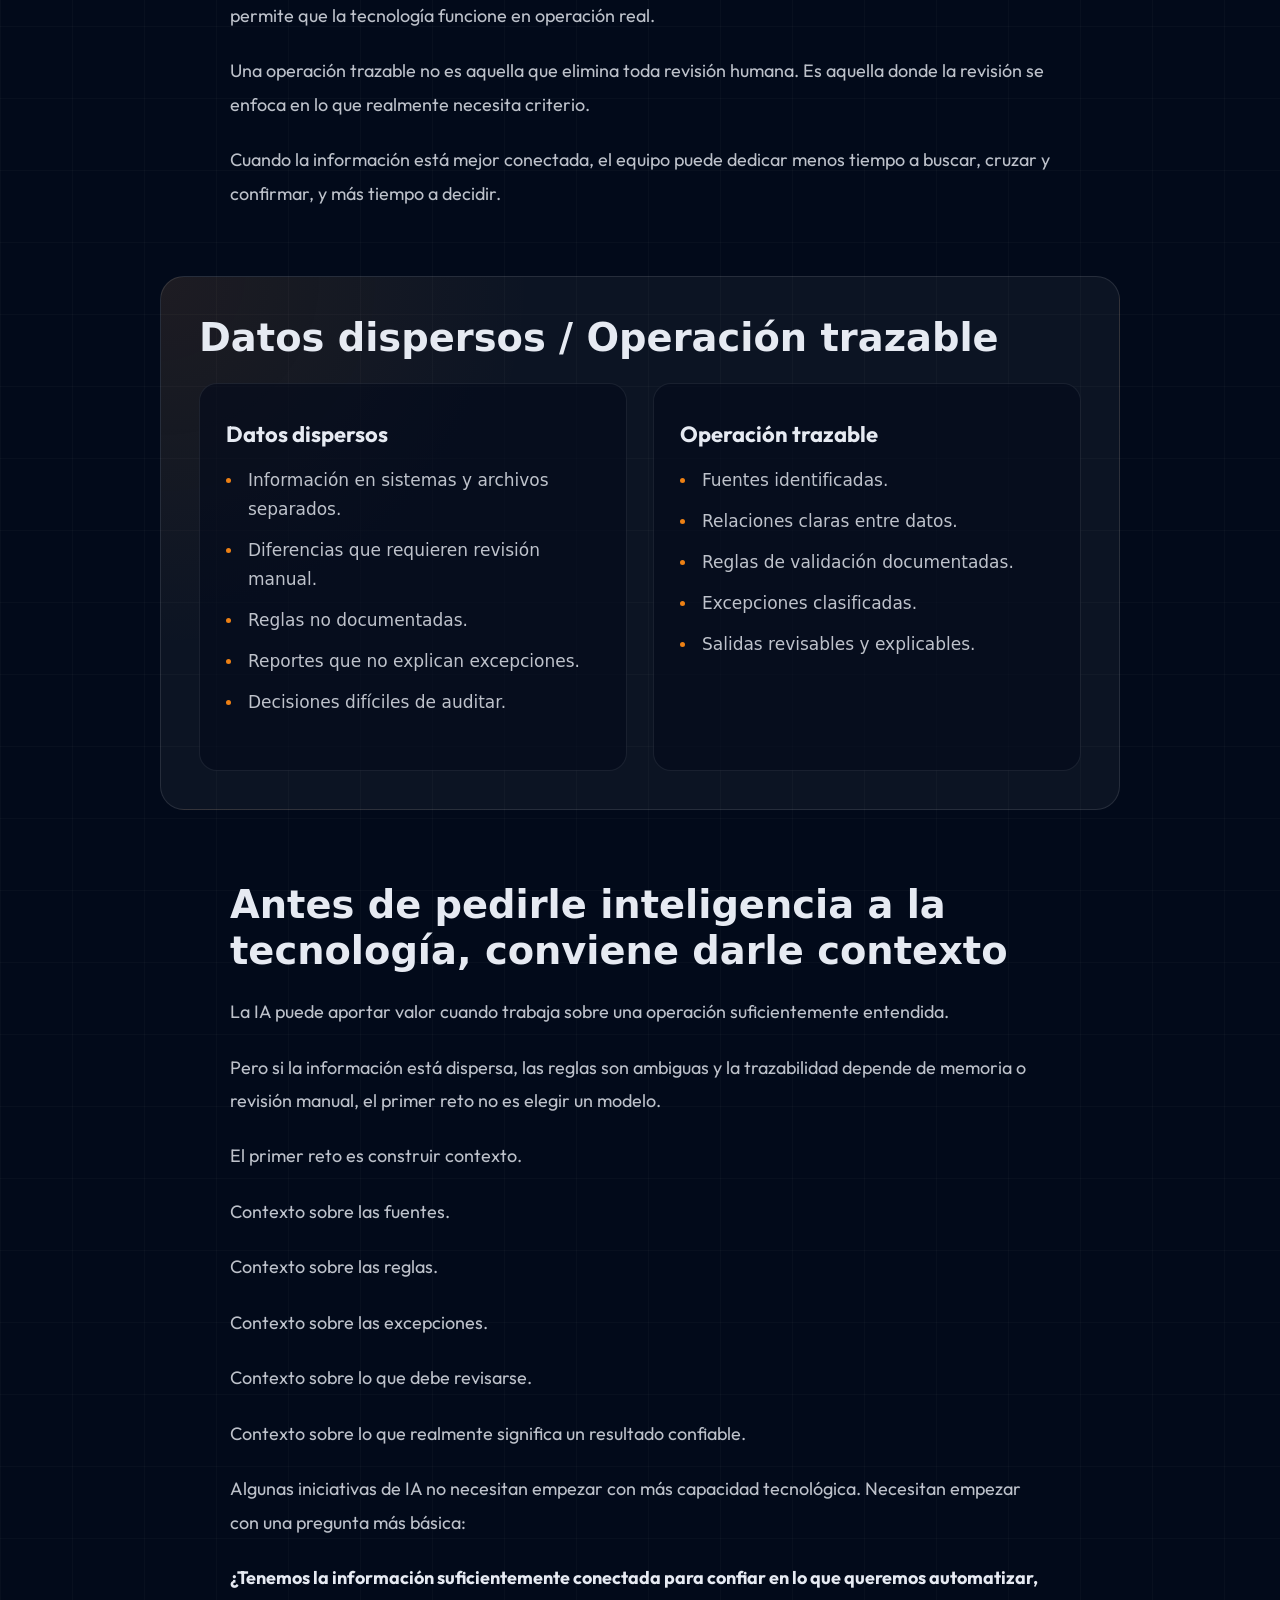
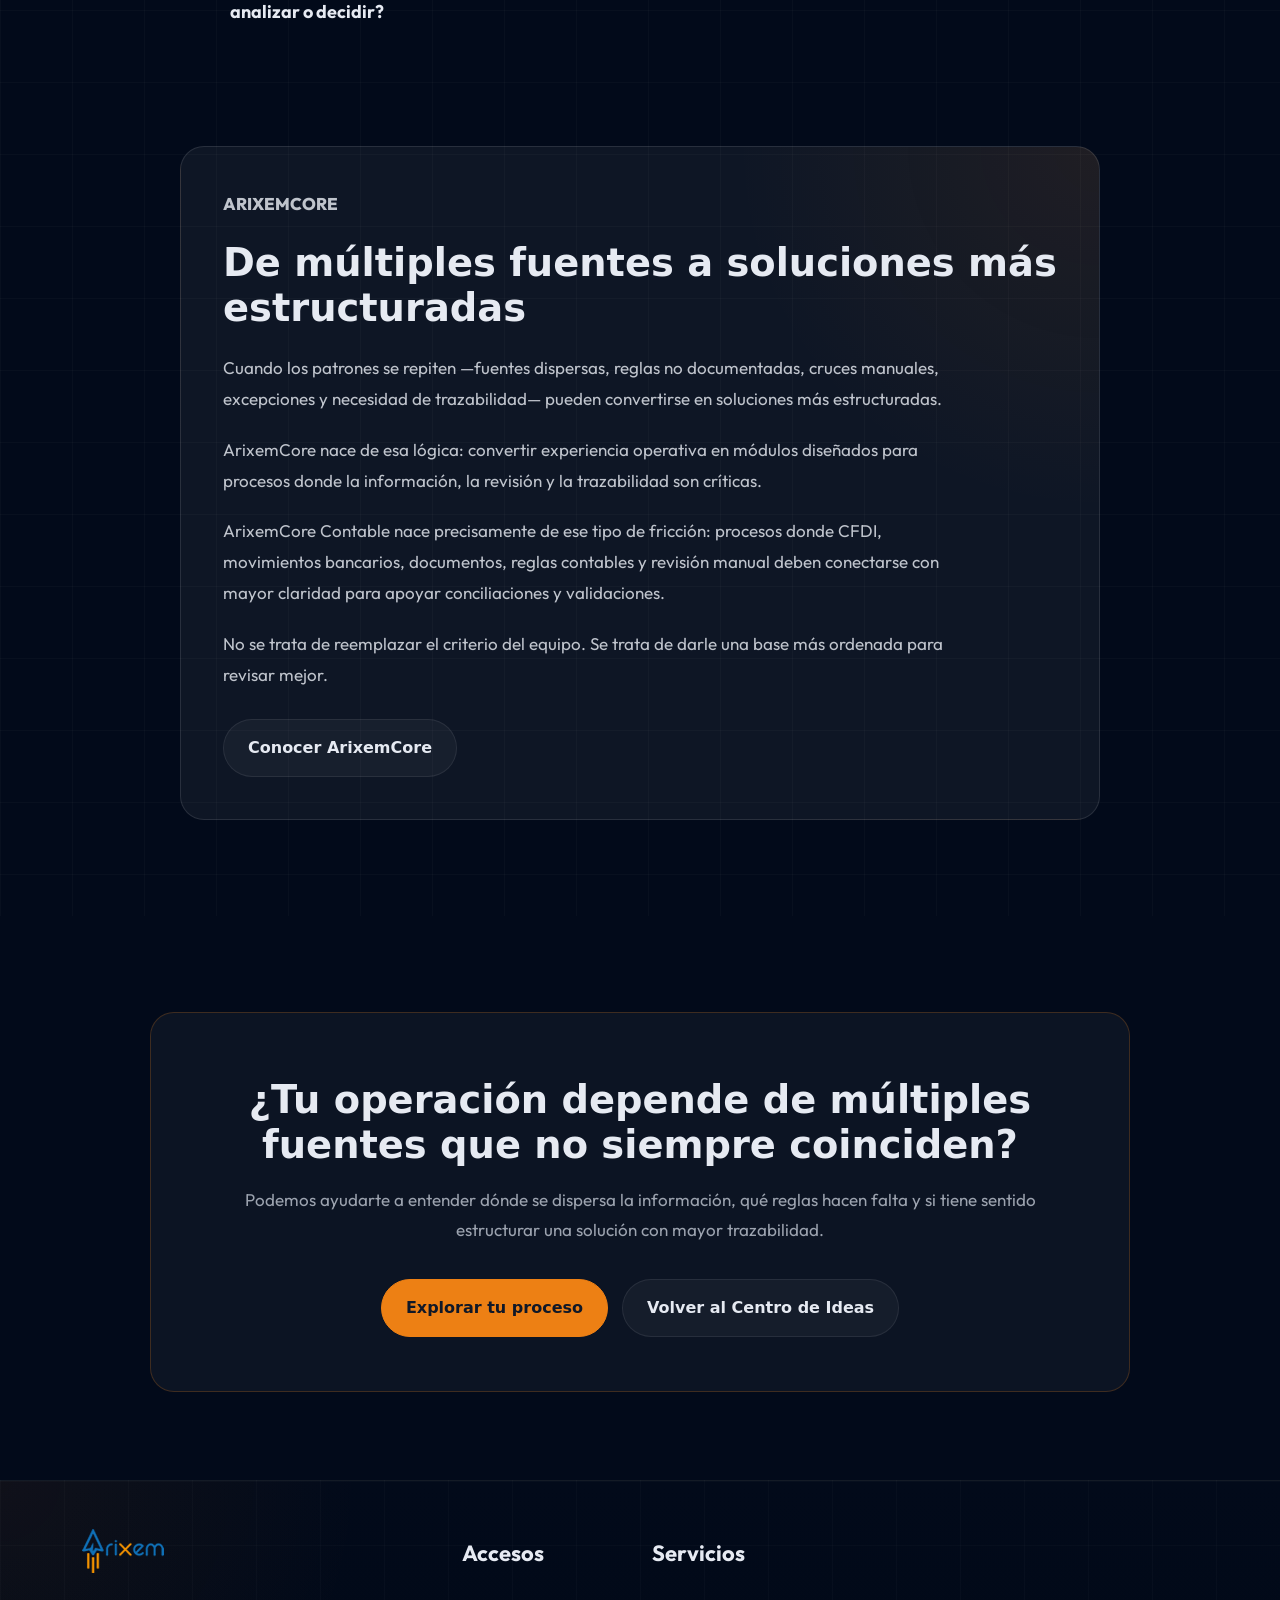
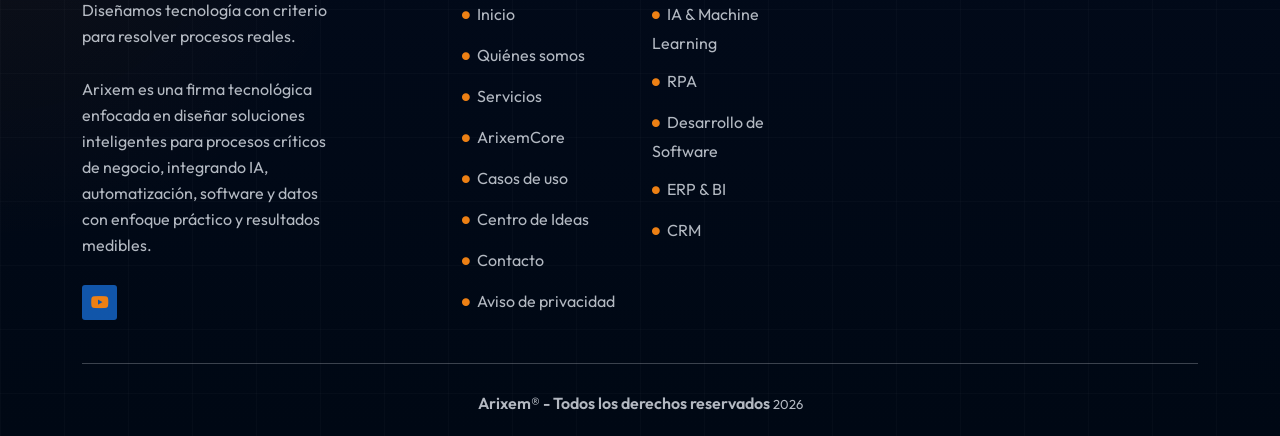
<file: ideas-datos-dispersos.html>
<!DOCTYPE html>
<html lang="es-MX">
    <head>
        <meta charset="UTF-8" />
        <meta http-equiv="x-ua-compatible" content="ie=edge" />
        <title>Datos dispersos: el problema operativo detrás de muchas iniciativas de IA | Arixem</title>
        <meta
            name="description"
            content="Conoce por qué los datos dispersos, las reglas no documentadas y la falta de trazabilidad pueden limitar iniciativas de IA, automatización e integración."
        />
        <meta name="viewport" content="width=device-width, initial-scale=1" />
        <meta property="og:title" content="Datos dispersos: el problema operativo detrás de muchas iniciativas de IA | Arixem" />
        <meta
            property="og:description"
            content="Una reflexión de Arixem sobre por qué la información dispersa, las reglas no documentadas y la falta de trazabilidad pueden limitar iniciativas de IA, automatización e integración."
        />
        <meta property="og:type" content="website" />
        <meta property="og:url" content="https://www.arixem.com.mx/ideas-datos-dispersos.html" />
        <link rel="icon" type="image/png" sizes="56x56" href="assets/images/fav-icon/icon.png" />
        <link rel="stylesheet" href="assets/css/bootstrap.min.css" type="text/css" media="all" />
        <link rel="stylesheet" href="assets/css/animate.css" type="text/css" media="all" />
        <link rel="stylesheet" href="assets/css/animated-text.css" type="text/css" media="all" />
        <link rel="stylesheet" href="assets/css/all.min.css" type="text/css" media="all" />
        <link rel="stylesheet" href="assets/css/flaticon.css" type="text/css" media="all" />
        <link rel="stylesheet" href="assets/css/theme-default.css" type="text/css" media="all" />
        <link rel="stylesheet" href="assets/css/meanmenu.min.css" type="text/css" media="all" />
        <link rel="stylesheet" href="assets/css/bootstrap-icons.css" type="text/css" media="all" />
        <link rel="stylesheet" href="assets/css/style.css" type="text/css" media="all" />
        <link rel="stylesheet" href="assets/css/responsive.css" type="text/css" media="all" />
        <link rel="stylesheet" href="assets/css/scrollCue.css" type="text/css" media="all" />
        <link rel="stylesheet" href="assets/css/dark.css" type="text/css" media="all" />
    </head>

    <body class="arx-article">
        <div class="xs-sidebar-group info-group">
            <div class="xs-overlay xs-bg-black"></div>
            <div class="xs-sidebar-widget">
                <div class="sidebar-widget-container">
                    <div class="widget-heading">
                        <a href="#" class="close-side-widget" aria-label="Cerrar panel lateral">
                            <i class="far fa-times-circle"></i>
                        </a>
                    </div>
                    <div class="sidebar-textwidget">
                        <div class="sidebar-info-contents">
                            <div class="content-inner">
                                <div class="nav-logo">
                                    <a href="index.html"><img src="assets/images/home-1/f-logo.png" alt="Arixem" /></a>
                                </div>
                                <div class="content-box">
                                    <h2>Diseñamos tecnología con criterio</h2>
                                    <p class="text">
                                        Arixem ayuda a entender procesos críticos, identificar fricción operativa y
                                        validar soluciones aplicables con IA, automatización, software y datos.
                                    </p>
                                </div>
                                <div class="contact-info">
                                    <h2>Contacto</h2>
                                    <ul class="list-style-one">
                                        <li><span class="icon flaticon-email"></span>contacto@arixem.com.mx</li>
                                        <li>
                                            <span><i class="bi bi-telephone-inbound"></i></span>(+52) 55-8000-8348
                                        </li>
                                        <li>
                                            <span><i class="bi bi-geo-alt"></i></span>Javier Barros Sierra 540 Torre 1
                                            Piso 5, Santa Fe, Ciudad de México.
                                        </li>
                                        <li>
                                            <span><i class="bi bi-clock"></i></span>Lunes a Viernes: 09.00 a 18.00
                                        </li>
                                    </ul>
                                </div>
                                <ul class="social-box">
                                    <li class="youtube">
                                        <a
                                            href="https://www.youtube.com/@arixemtechnologies"
                                            target="_blank"
                                            rel="noopener noreferrer"
                                            class="fab fa-youtube"
                                            aria-label="YouTube de Arixem"
                                        ></a>
                                    </li>
                                </ul>
                            </div>
                        </div>
                    </div>
                </div>
            </div>
        </div>

        <div id="sticky-header" class="Technology_nav_manu">
            <div class="container">
                <div class="row align-items-center">
                    <div class="col-lg-2">
                        <div class="logo">
                            <a class="logo_img" href="index.html" title="Arixem">
                                <img src="assets/images/home-1/main-logo.png" alt="Arixem" />
                            </a>
                            <a class="main_sticky" href="index.html" title="Arixem">
                                <img src="assets/images/home-1/main-logo.png" alt="Arixem" />
                            </a>
                        </div>
                    </div>
                    <div class="col-lg-10">
                        <nav class="Technology_menu">
                            <ul class="nav_scroll">
                                <li><a href="index.html">Inicio</a></li>
                                <li><a href="service.html">Servicios</a></li>
                                <li><a href="https://www.arixemcore.com/">ArixemCore</a></li>
                                <li><a href="cases.html">Casos de uso</a></li>
                                <li><a href="ideas.html" class="active" aria-current="page">Centro de Ideas</a></li>
                                <li><a href="about.html">Quiénes somos</a></li>
                                <li><a href="contact.html">Contacto</a></li>
                            </ul>
                            <a class="arx-nav-cta" href="contact.html">Explorar tu proceso</a>
                            <div class="searchs-box-btn searchs-box-outer">
                                <div class="nav-btn navSidebar-btn">
                                    <a href="#" aria-label="Abrir panel lateral"><i class="fas fa-bars"></i></a>
                                </div>
                            </div>
                        </nav>
                    </div>
                </div>
            </div>
        </div>

        <div class="mobile-menu-area sticky d-sm-block d-md-block d-lg-none">
            <div class="mobile-menu">
                <nav class="Technology_menu">
                    <ul class="nav_scroll">
                        <li><a href="index.html">Inicio</a></li>
                        <li><a href="service.html">Servicios</a></li>
                        <li><a href="https://www.arixemcore.com/">ArixemCore</a></li>
                        <li><a href="cases.html">Casos de uso</a></li>
                        <li><a href="ideas.html" class="active" aria-current="page">Centro de Ideas</a></li>
                        <li><a href="about.html">Quiénes somos</a></li>
                        <li><a href="contact.html">Contacto</a></li>
                        <li><a href="contact.html">Explorar tu proceso</a></li>
                    </ul>
                </nav>
            </div>
        </div>

        <main>
            <article>
                <header class="arx-article-hero">
                    <div class="container">
                        <div class="arx-article-hero-grid">
                            <div class="arx-article-hero-copy">
                                <p class="arx-eyebrow">Centro de Ideas · Datos y trazabilidad</p>
                                <h1>Datos dispersos: el problema operativo detrás de muchas iniciativas de IA</h1>
                                <p class="arx-article-lead">
                                    Muchas iniciativas de inteligencia artificial no se detienen por falta de modelos,
                                    sino por falta de información confiable, conectada y trazable.
                                </p>
                                <div class="arx-article-meta" aria-label="Datos del artículo">
                                    <span>Datos y trazabilidad</span>
                                    <span>5–6 min</span>
                                </div>
                            </div>
                            <div class="arx-article-hero-panel" aria-label="Mapa conceptual del artículo">
                                <span>Fuentes</span>
                                <span>Reglas</span>
                                <span>Cruces</span>
                                <span>Excepciones</span>
                                <span>Trazabilidad</span>
                            </div>
                        </div>
                    </div>
                </header>

                <section class="arx-article-section arx-article-opening">
                    <div class="container">
                        <div class="arx-article-body">
                            <blockquote>
                                “La IA puede analizar información, pero no puede generar confianza si las fuentes,
                                reglas y excepciones no están claras.”
                            </blockquote>

                            <p>
                                Muchas iniciativas de inteligencia artificial no se detienen por falta de modelos, sino
                                por falta de información confiable, conectada y trazable.
                            </p>
                            <p>
                                En muchas organizaciones, la conversación sobre inteligencia artificial empieza
                                demasiado tarde.
                            </p>
                            <p>
                                Se habla del modelo, del asistente, del copiloto, del dashboard o de la automatización,
                                pero no siempre se revisa primero una pregunta más básica:
                            </p>
                            <p><strong>¿La información que alimentará esa solución existe, coincide y puede confiarse?</strong></p>
                            <p>
                                La IA puede analizar, clasificar, sugerir, resumir o priorizar. Pero su capacidad
                                depende de la calidad operativa del entorno donde se aplica. Si los datos viven en
                                archivos separados, sistemas desconectados, reportes manuales o fuentes que no coinciden,
                                el problema no empieza en el modelo.
                            </p>
                            <p>Empieza en la operación.</p>
                            <p>
                                Los datos dispersos no son solo un problema técnico. Son una señal de cómo trabaja la
                                empresa: qué fuentes usa, qué revisa manualmente, qué reglas no están documentadas y
                                dónde se pierde trazabilidad.
                            </p>
                            <p>
                                Cuando esa base no está clara, una solución inteligente puede terminar respondiendo sobre
                                información incompleta, duplicada o contradictoria.
                            </p>

                            <h2>El problema no siempre es falta de IA</h2>
                            <p>
                                Muchas empresas creen que necesitan inteligencia artificial cuando en realidad necesitan
                                entender mejor cómo circula su información.
                            </p>
                            <p>
                                Un equipo puede tener datos en el ERP, reportes en Excel, documentos en carpetas
                                compartidas, evidencias por correo, información bancaria en archivos descargados,
                                registros contables en otro sistema y validaciones manuales en hojas auxiliares.
                            </p>
                            <p>Todo existe. Pero no necesariamente está conectado.</p>
                            <p>
                                Y cuando la información no está conectada, la operación depende de personas que saben
                                dónde buscar, qué archivo revisar, qué campo comparar, qué diferencia ignorar y qué
                                excepción escalar.
                            </p>
                            <p>
                                Ese conocimiento tiene valor, pero también representa una fragilidad: si vive solo en la
                                experiencia del equipo, no siempre puede escalarse, auditarse o convertirse en una
                                solución más estructurada.
                            </p>
                            <p>
                                En esos casos, agregar IA encima de fuentes dispersas puede crear una nueva capa de
                                complejidad, no necesariamente claridad.
                            </p>

                            <h2>Cuando la información no coincide, la revisión se vuelve el proceso</h2>
                            <p>
                                En operaciones reales, el problema no siempre es que falten datos. Muchas veces sobran
                                fuentes.
                            </p>
                            <p>La dificultad aparece cuando esas fuentes no dicen exactamente lo mismo.</p>
                            <p>
                                Un monto no coincide. Una fecha cambia. Un identificador falta. Un documento existe, pero
                                no está relacionado con el movimiento correcto. Un reporte resume información, pero no
                                permite ver el detalle. Un archivo se actualizó, pero otro quedó desfasado.
                            </p>
                            <p>
                                Cuando eso ocurre, el equipo deja de operar solo el proceso y empieza a operar la
                                reconciliación entre fuentes.
                            </p>
                            <p>La revisión manual se convierte en el mecanismo para recuperar confianza.</p>
                            <p>
                                Este punto es clave: la revisión no siempre existe porque el equipo sea ineficiente.
                                Muchas veces existe porque la información no está suficientemente estructurada para
                                confiar en ella sin validarla.
                            </p>
                            <p>
                                Ahí es donde muchas iniciativas tecnológicas se complican. Intentan automatizar o
                                analizar una operación sin resolver primero cómo se conectan sus fuentes.
                            </p>

                            <h2>Datos dispersos también significan reglas dispersas</h2>
                            <p>
                                Cuando la información vive en distintos lugares, las reglas también suelen estar
                                distribuidas.
                            </p>
                            <p>
                                Una regla puede estar en el sistema. Otra en un archivo. Otra en una persona. Otra en una
                                práctica informal que todos conocen, pero nadie documentó. Otra en una excepción que se
                                resuelve “como siempre se ha hecho”.
                            </p>
                            <p>El problema no es solo dónde están los datos. Es cómo se interpretan.</p>
                            <p>
                                Una solución tecnológica necesita saber qué fuente tiene prioridad, qué hacer cuando
                                existe una diferencia, qué casos deben escalarse, qué tolerancias son aceptables y qué
                                resultado se considera correcto.
                            </p>
                            <p>
                                Sin esas reglas, la tecnología puede procesar información, pero no necesariamente
                                producir confianza.
                            </p>
                            <p>
                                Por eso, antes de construir una solución con IA, conviene entender no solo qué datos
                                existen, sino qué criterios les dan sentido.
                            </p>

                            <h2>La trazabilidad es más importante de lo que parece</h2>
                            <p>En muchos proyectos, la trazabilidad se trata como un detalle técnico.</p>
                            <p>No lo es.</p>
                            <p>La trazabilidad es lo que permite responder preguntas básicas:</p>
                            <ul class="arx-article-question-list">
                                <li>¿De dónde salió este dato?</li>
                                <li>¿Qué fuente se usó?</li>
                                <li>¿Qué regla se aplicó?</li>
                                <li>¿Qué cambió entre una versión y otra?</li>
                                <li>¿Por qué este caso fue marcado como excepción?</li>
                                <li>¿Quién revisó o validó el resultado?</li>
                            </ul>
                            <p>
                                Sin trazabilidad, una solución puede entregar una respuesta, pero no necesariamente
                                generar confianza.
                            </p>
                            <p>
                                Esto es especialmente importante en procesos críticos: conciliaciones, revisión
                                documental, validaciones financieras, reportes ejecutivos, operaciones comerciales,
                                auditorías internas o flujos donde una decisión depende de múltiples fuentes.
                            </p>
                            <p>
                                Una salida puede parecer correcta, pero si no puede explicarse, revisarse o reconstruirse,
                                será difícil integrarla a la operación.
                            </p>

                            <div class="arx-article-clarity">
                                <h2>Qué conviene ordenar antes de aplicar IA</h2>
                                <p class="arx-article-clarity-intro">
                                    Antes de pensar en modelos o copilotos, conviene observar la operación desde las
                                    fuentes, las relaciones, las reglas, las excepciones y las salidas que el equipo
                                    necesita revisar.
                                </p>
                                <div class="arx-article-clarity-grid">
                                    <div class="arx-article-clarity-item">
                                        <span>01</span>
                                        <h3>Fuentes de información</h3>
                                        <p>
                                            Qué sistemas, archivos, documentos o reportes participan en el proceso. No
                                            se trata solo de listar fuentes. Se trata de entender cuáles son críticas,
                                            cuáles son auxiliares, cuáles se duplican y cuáles generan más diferencias.
                                        </p>
                                    </div>
                                    <div class="arx-article-clarity-item">
                                        <span>02</span>
                                        <h3>Relación entre datos</h3>
                                        <p>
                                            Qué campos permiten conectar una fuente con otra. Puede ser un folio, un
                                            UUID, una fecha, un monto, una referencia, un RFC, un cliente, una cuenta,
                                            un movimiento o una combinación de señales. Cuando esa relación no está
                                            clara, el cruce depende de criterio manual.
                                        </p>
                                    </div>
                                    <div class="arx-article-clarity-item">
                                        <span>03</span>
                                        <h3>Reglas de validación</h3>
                                        <p>
                                            Qué condiciones hacen que un dato sea aceptable, dudoso o incorrecto. Aquí
                                            aparecen tolerancias, excepciones, fechas desplazadas, duplicados,
                                            diferencias menores, documentos faltantes o casos que requieren revisión.
                                        </p>
                                    </div>
                                    <div class="arx-article-clarity-item">
                                        <span>04</span>
                                        <h3>Excepciones</h3>
                                        <p>
                                            Qué casos deben separarse, priorizarse o revisarse con mayor cuidado. No
                                            todas las diferencias tienen el mismo peso. Algunas requieren seguimiento;
                                            otras solo necesitan contexto.
                                        </p>
                                    </div>
                                    <div class="arx-article-clarity-item">
                                        <span>05</span>
                                        <h3>Salidas revisables</h3>
                                        <p>
                                            Qué necesita ver el equipo para confiar en el resultado. Una salida útil no
                                            solo muestra “correcto” o “incorrecto”. Debe explicar qué se comparó, qué
                                            coincidió, qué no coincidió y qué requiere atención.
                                        </p>
                                    </div>
                                </div>
                                <p class="arx-article-clarity-note">
                                    La información no necesita estar perfecta para empezar, pero sí debe poder
                                    entenderse, conectarse y revisarse.
                                </p>
                            </div>

                            <div class="arx-article-clarity">
                                <h2>Señales de que los datos dispersos ya están afectando la operación</h2>
                                <p class="arx-article-clarity-intro">
                                    Hay señales claras de que la dispersión de información ya no es solo una
                                    incomodidad, sino un problema operativo.
                                </p>
                                <div class="arx-article-clarity-grid">
                                    <div class="arx-article-clarity-item">
                                        <span>01</span>
                                        <h3>Más tiempo buscando que decidiendo</h3>
                                        <p>El equipo pasa más tiempo buscando información que tomando decisiones.</p>
                                    </div>
                                    <div class="arx-article-clarity-item">
                                        <span>02</span>
                                        <h3>Múltiples versiones de la verdad</h3>
                                        <p>
                                            Distintos archivos, reportes o sistemas muestran cifras parecidas,
                                            pero no iguales.
                                        </p>
                                    </div>
                                    <div class="arx-article-clarity-item">
                                        <span>03</span>
                                        <h3>Revisión atada a una persona</h3>
                                        <p>
                                            Si solo alguien sabe cruzar, interpretar o validar la información, el
                                            proceso tiene un punto de fragilidad.
                                        </p>
                                    </div>
                                    <div class="arx-article-clarity-item">
                                        <span>04</span>
                                        <h3>Excepciones sin clasificar</h3>
                                        <p>Todo se revisa igual porque no existe una forma clara de priorizar.</p>
                                    </div>
                                    <div class="arx-article-clarity-item">
                                        <span>05</span>
                                        <h3>Reportes tardíos o poco claros</h3>
                                        <p>Llegan tarde o no explican qué acción debe tomarse.</p>
                                    </div>
                                </div>
                                <p class="arx-article-clarity-note">
                                    Cuando estas señales aparecen, la empresa no necesariamente necesita más
                                    herramientas. Primero necesita entender cómo se mueve su información.
                                </p>
                            </div>

                            <h2>IA sobre datos dispersos: el riesgo de una respuesta sin contexto</h2>
                            <p>
                                La inteligencia artificial puede ayudar a trabajar con información compleja, pero no
                                elimina la necesidad de contexto.
                            </p>
                            <p>
                                Si una solución recibe datos incompletos, contradictorios o desconectados, puede generar
                                una salida aparentemente útil, pero difícil de validar. Y en procesos críticos, una
                                respuesta que no puede revisarse puede convertirse en un nuevo riesgo.
                            </p>
                            <p>
                                El valor no está solo en obtener una respuesta. Está en saber por qué esa respuesta
                                tiene sentido.
                            </p>
                            <p>
                                Por eso, una iniciativa de IA debería considerar desde el inicio cómo se conectan las
                                fuentes, cómo se documentan las reglas y cómo se conserva evidencia de cada decisión.
                            </p>
                            <p>La pregunta no es únicamente si la IA puede analizar datos.</p>
                            <p>
                                <strong>
                                    La pregunta es si la organización puede confiar en el camino que llevó a ese análisis.
                                </strong>
                            </p>

                            <h2>De información dispersa a operación trazable</h2>
                            <p>Resolver datos dispersos no significa centralizar todo de golpe.</p>
                            <p>Tampoco significa reemplazar todos los sistemas existentes.</p>
                            <p>
                                En muchos casos, el primer avance consiste en construir una capa de entendimiento:
                                identificar fuentes, mapear relaciones, documentar reglas, clasificar excepciones y
                                generar salidas que el equipo pueda revisar.
                            </p>
                            <p>
                                Ese trabajo puede parecer menos llamativo que implementar IA de inmediato, pero suele ser
                                el que permite que la tecnología funcione en operación real.
                            </p>
                            <p>
                                Una operación trazable no es aquella que elimina toda revisión humana. Es aquella donde
                                la revisión se enfoca en lo que realmente necesita criterio.
                            </p>
                            <p>
                                Cuando la información está mejor conectada, el equipo puede dedicar menos tiempo a
                                buscar, cruzar y confirmar, y más tiempo a decidir.
                            </p>

                            <div class="arx-article-compare">
                                <h2>Datos dispersos / Operación trazable</h2>
                                <div class="arx-article-compare-grid">
                                    <div>
                                        <h3>Datos dispersos</h3>
                                        <ul>
                                            <li>Información en sistemas y archivos separados.</li>
                                            <li>Diferencias que requieren revisión manual.</li>
                                            <li>Reglas no documentadas.</li>
                                            <li>Reportes que no explican excepciones.</li>
                                            <li>Decisiones difíciles de auditar.</li>
                                        </ul>
                                    </div>
                                    <div>
                                        <h3>Operación trazable</h3>
                                        <ul>
                                            <li>Fuentes identificadas.</li>
                                            <li>Relaciones claras entre datos.</li>
                                            <li>Reglas de validación documentadas.</li>
                                            <li>Excepciones clasificadas.</li>
                                            <li>Salidas revisables y explicables.</li>
                                        </ul>
                                    </div>
                                </div>
                            </div>

                            <h2>Antes de pedirle inteligencia a la tecnología, conviene darle contexto</h2>
                            <p>
                                La IA puede aportar valor cuando trabaja sobre una operación suficientemente entendida.
                            </p>
                            <p>
                                Pero si la información está dispersa, las reglas son ambiguas y la trazabilidad depende
                                de memoria o revisión manual, el primer reto no es elegir un modelo.
                            </p>
                            <p>El primer reto es construir contexto.</p>
                            <p>Contexto sobre las fuentes.</p>
                            <p>Contexto sobre las reglas.</p>
                            <p>Contexto sobre las excepciones.</p>
                            <p>Contexto sobre lo que debe revisarse.</p>
                            <p>Contexto sobre lo que realmente significa un resultado confiable.</p>
                            <p>
                                Algunas iniciativas de IA no necesitan empezar con más capacidad tecnológica. Necesitan
                                empezar con una pregunta más básica:
                            </p>
                            <p>
                                <strong>
                                    ¿Tenemos la información suficientemente conectada para confiar en lo que queremos
                                    automatizar, analizar o decidir?
                                </strong>
                            </p>
                        </div>
                    </div>
                </section>

                <section class="arx-article-core">
                    <div class="container">
                        <div class="arx-article-core-inner">
                            <p class="arx-eyebrow">ArixemCore</p>
                            <h2>De múltiples fuentes a soluciones más estructuradas</h2>
                            <p>
                                Cuando los patrones se repiten —fuentes dispersas, reglas no documentadas, cruces
                                manuales, excepciones y necesidad de trazabilidad— pueden convertirse en soluciones más
                                estructuradas.
                            </p>
                            <p>
                                ArixemCore nace de esa lógica: convertir experiencia operativa en módulos diseñados para
                                procesos donde la información, la revisión y la trazabilidad son críticas.
                            </p>
                            <p>
                                ArixemCore Contable nace precisamente de ese tipo de fricción: procesos donde CFDI,
                                movimientos bancarios, documentos, reglas contables y revisión manual deben conectarse
                                con mayor claridad para apoyar conciliaciones y validaciones.
                            </p>
                            <p>
                                No se trata de reemplazar el criterio del equipo. Se trata de darle una base más ordenada
                                para revisar mejor.
                            </p>
                            <a class="arx-btn arx-btn-secondary" href="https://www.arixemcore.com/">Conocer ArixemCore</a>
                        </div>
                    </div>
                </section>
            </article>

            <section class="arx-final-cta">
                <div class="container">
                    <div class="arx-final-cta-inner">
                        <h2>¿Tu operación depende de múltiples fuentes que no siempre coinciden?</h2>
                        <p>
                            Podemos ayudarte a entender dónde se dispersa la información, qué reglas hacen falta y si
                            tiene sentido estructurar una solución con mayor trazabilidad.
                        </p>
                        <div class="arx-actions arx-actions-center">
                            <a class="arx-btn arx-btn-primary" href="contact.html">Explorar tu proceso</a>
                            <a class="arx-btn arx-btn-secondary" href="ideas.html">Volver al Centro de Ideas</a>
                        </div>
                    </div>
                </div>
            </section>
        </main>

        <div class="footer-area">
            <div class="container">
                <div class="row">
                    <div class="col-lg-4 col-md-6">
                        <div class="footer-widget-contact">
                            <div class="footer-widget-logo">
                                <a href="index.html"><img src="assets/images/home-1/f-logo.png" alt="Arixem" /></a>
                            </div>
                            <div class="footer-disc">
                                <p>Diseñamos tecnología con criterio para resolver procesos reales.</p>
                                <p>
                                    Arixem es una firma tecnológica enfocada en diseñar soluciones inteligentes para
                                    procesos críticos de negocio, integrando IA, automatización, software y datos con
                                    enfoque práctico y resultados medibles.
                                </p>
                            </div>
                            <div class="footer_icon">
                                <a
                                    href="https://www.youtube.com/@arixemtechnologies"
                                    target="_blank"
                                    rel="noopener noreferrer"
                                    aria-label="YouTube de Arixem"
                                    ><i class="fab fa-youtube"></i
                                ></a>
                            </div>
                        </div>
                    </div>
                    <div class="col-lg-2 col-md-6">
                        <div class="footer-widget-content">
                            <div class="footer-widget-title">
                                <h4>Accesos</h4>
                            </div>
                            <div class="footer-widget-menu">
                                <ul>
                                    <li><a href="index.html"><span><i class="fas fa-circle"></i></span>Inicio</a></li>
                                    <li>
                                        <a href="about.html"><span><i class="fas fa-circle"></i></span>Quiénes somos</a>
                                    </li>
                                    <li>
                                        <a href="service.html"><span><i class="fas fa-circle"></i></span>Servicios</a>
                                    </li>
                                    <li>
                                        <a href="https://www.arixemcore.com/">
                                            <span><i class="fas fa-circle"></i></span>ArixemCore</a
                                        >
                                    </li>
                                    <li>
                                        <a href="cases.html"><span><i class="fas fa-circle"></i></span>Casos de uso</a>
                                    </li>
                                    <li>
                                        <a href="ideas.html"><span><i class="fas fa-circle"></i></span>Centro de Ideas</a>
                                    </li>
                                    <li>
                                        <a href="contact.html"><span><i class="fas fa-circle"></i></span>Contacto</a>
                                    </li>
                                    <li>
                                        <a
                                            href="https://www.arixem.com.mx/documentos/aviso_priv_final.pdf"
                                            target="_blank"
                                            rel="noopener noreferrer"
                                        >
                                            <span><i class="fas fa-circle"></i></span>Aviso de privacidad</a
                                        >
                                    </li>
                                </ul>
                            </div>
                        </div>
                    </div>
                    <div class="col-lg-2 col-md-6">
                        <div class="footer-widget-content">
                            <div class="footer-widget-title">
                                <h4>Servicios</h4>
                            </div>
                            <div class="footer-widget-menu">
                                <ul>
                                    <li>
                                        <a href="service.html" class="link-service">
                                            <span><i class="fas fa-circle"></i></span>IA & Machine Learning</a
                                        >
                                    </li>
                                    <li>
                                        <a href="service.html" class="link-service">
                                            <span><i class="fas fa-circle"></i></span>RPA</a
                                        >
                                    </li>
                                    <li>
                                        <a href="service.html" class="link-service">
                                            <span><i class="fas fa-circle"></i></span>Desarrollo de Software</a
                                        >
                                    </li>
                                    <li>
                                        <a href="service.html" class="link-service">
                                            <span><i class="fas fa-circle"></i></span>ERP & BI</a
                                        >
                                    </li>
                                    <li>
                                        <a href="service.html" class="link-service">
                                            <span><i class="fas fa-circle"></i></span>CRM</a
                                        >
                                    </li>
                                </ul>
                            </div>
                        </div>
                    </div>
                </div>
                <hr />
                <div class="row">
                    <div class="col-md-12 text-center">
                        <div class="footer-bottom-content">
                            <h4>Arixem® - Todos los derechos reservados <i id="year" style="font-size: 13px"></i></h4>
                        </div>
                    </div>
                </div>
            </div>
        </div>

        <script src="assets/js/vendor/jquery-3.6.2.min.js"></script>
        <script src="assets/js/jquery.meanmenu.js"></script>
        <script src="assets/js/arx-site.js"></script>
        <script async src="https://www.googletagmanager.com/gtag/js?id=G-Q0LSPEP4LR"></script>
        <script>
            window.dataLayer = window.dataLayer || [];
            function gtag() {
                dataLayer.push(arguments);
            }
            gtag("js", new Date());
            gtag("config", "G-Q0LSPEP4LR");
        </script>
    </body>
</html>
</file>
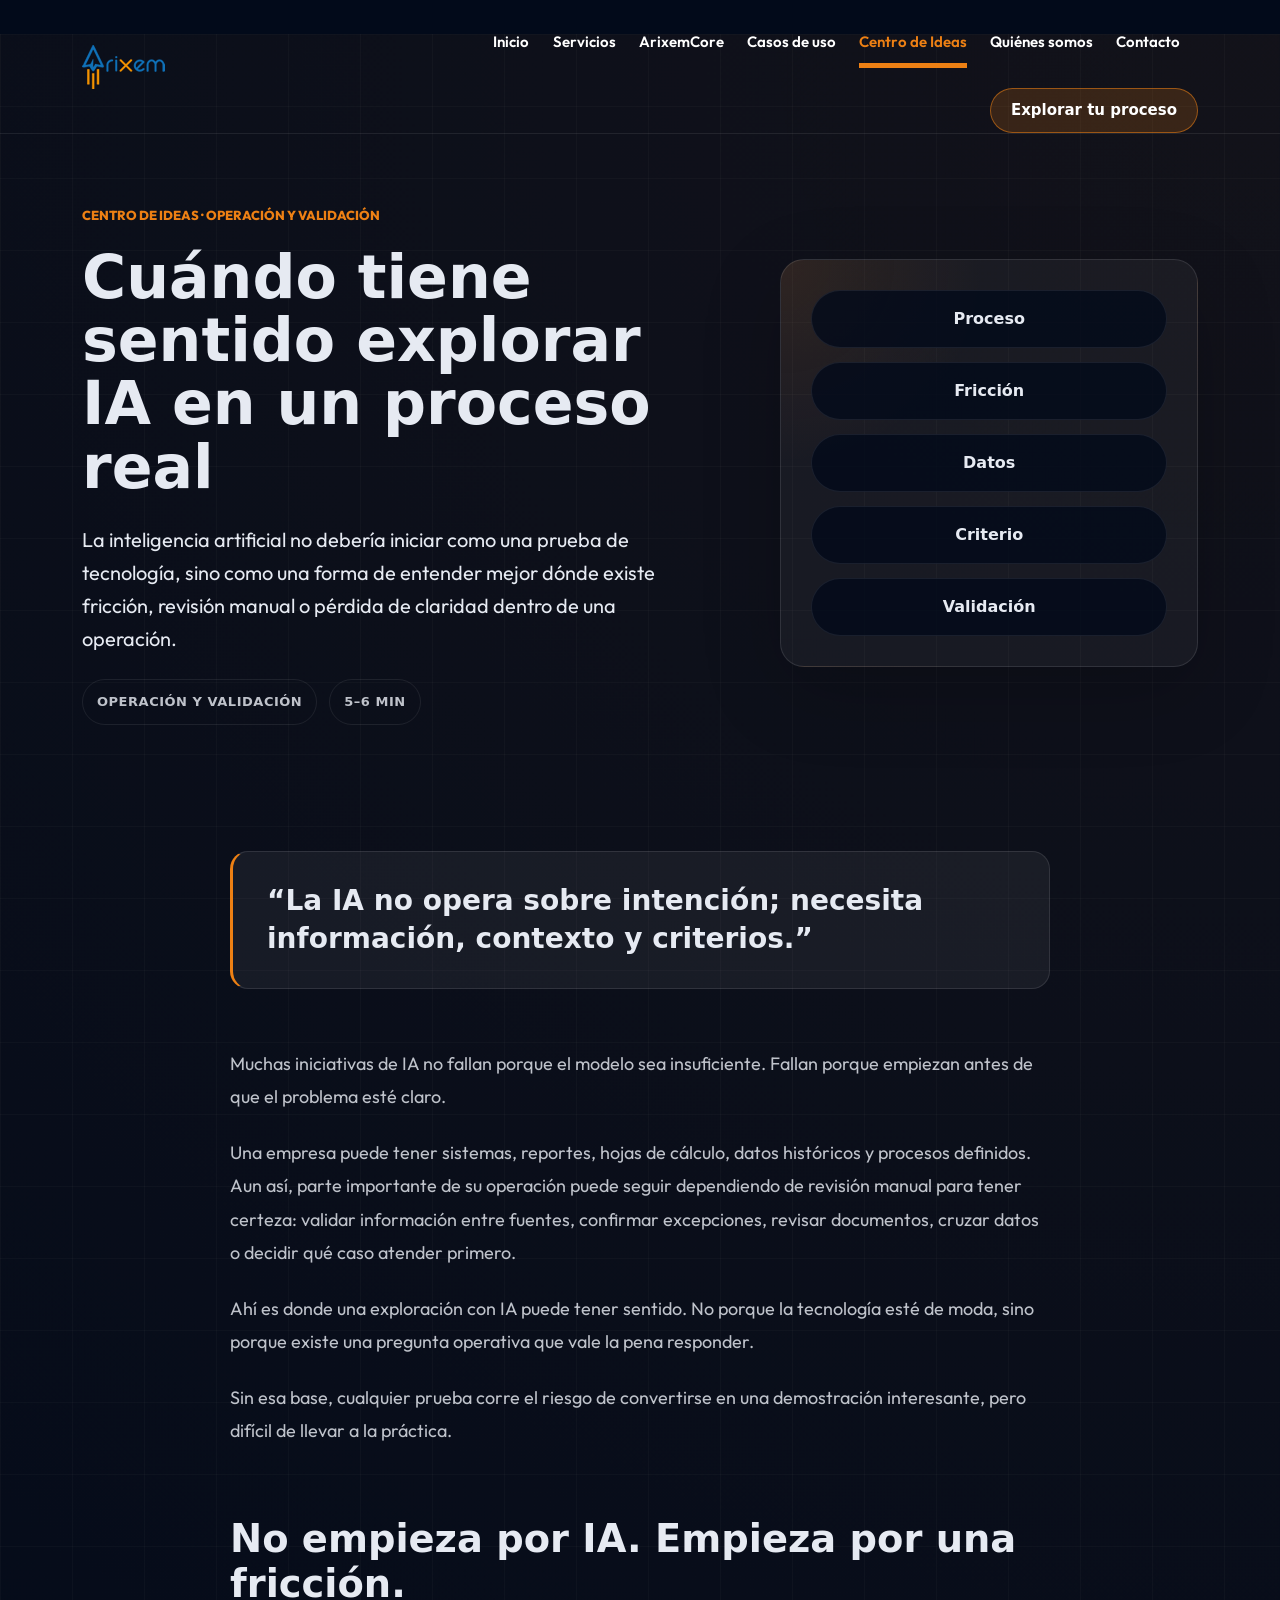
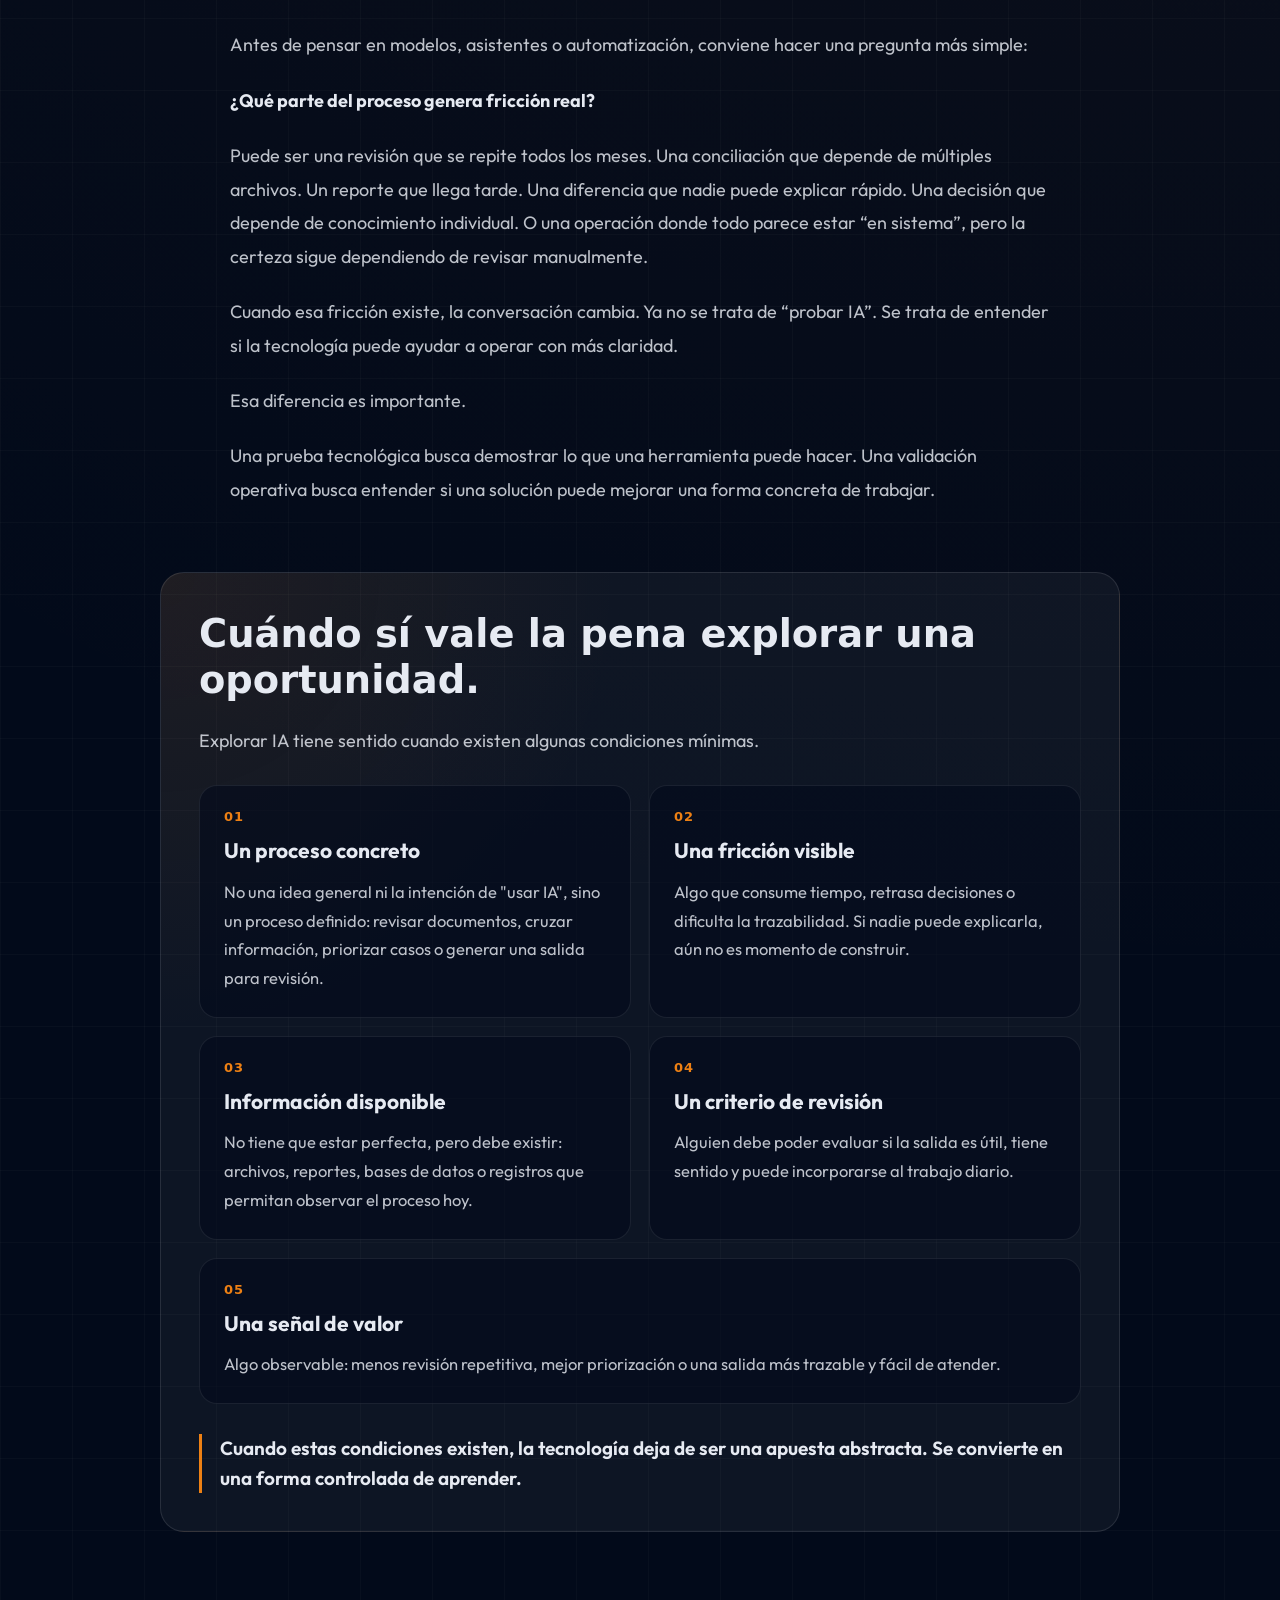
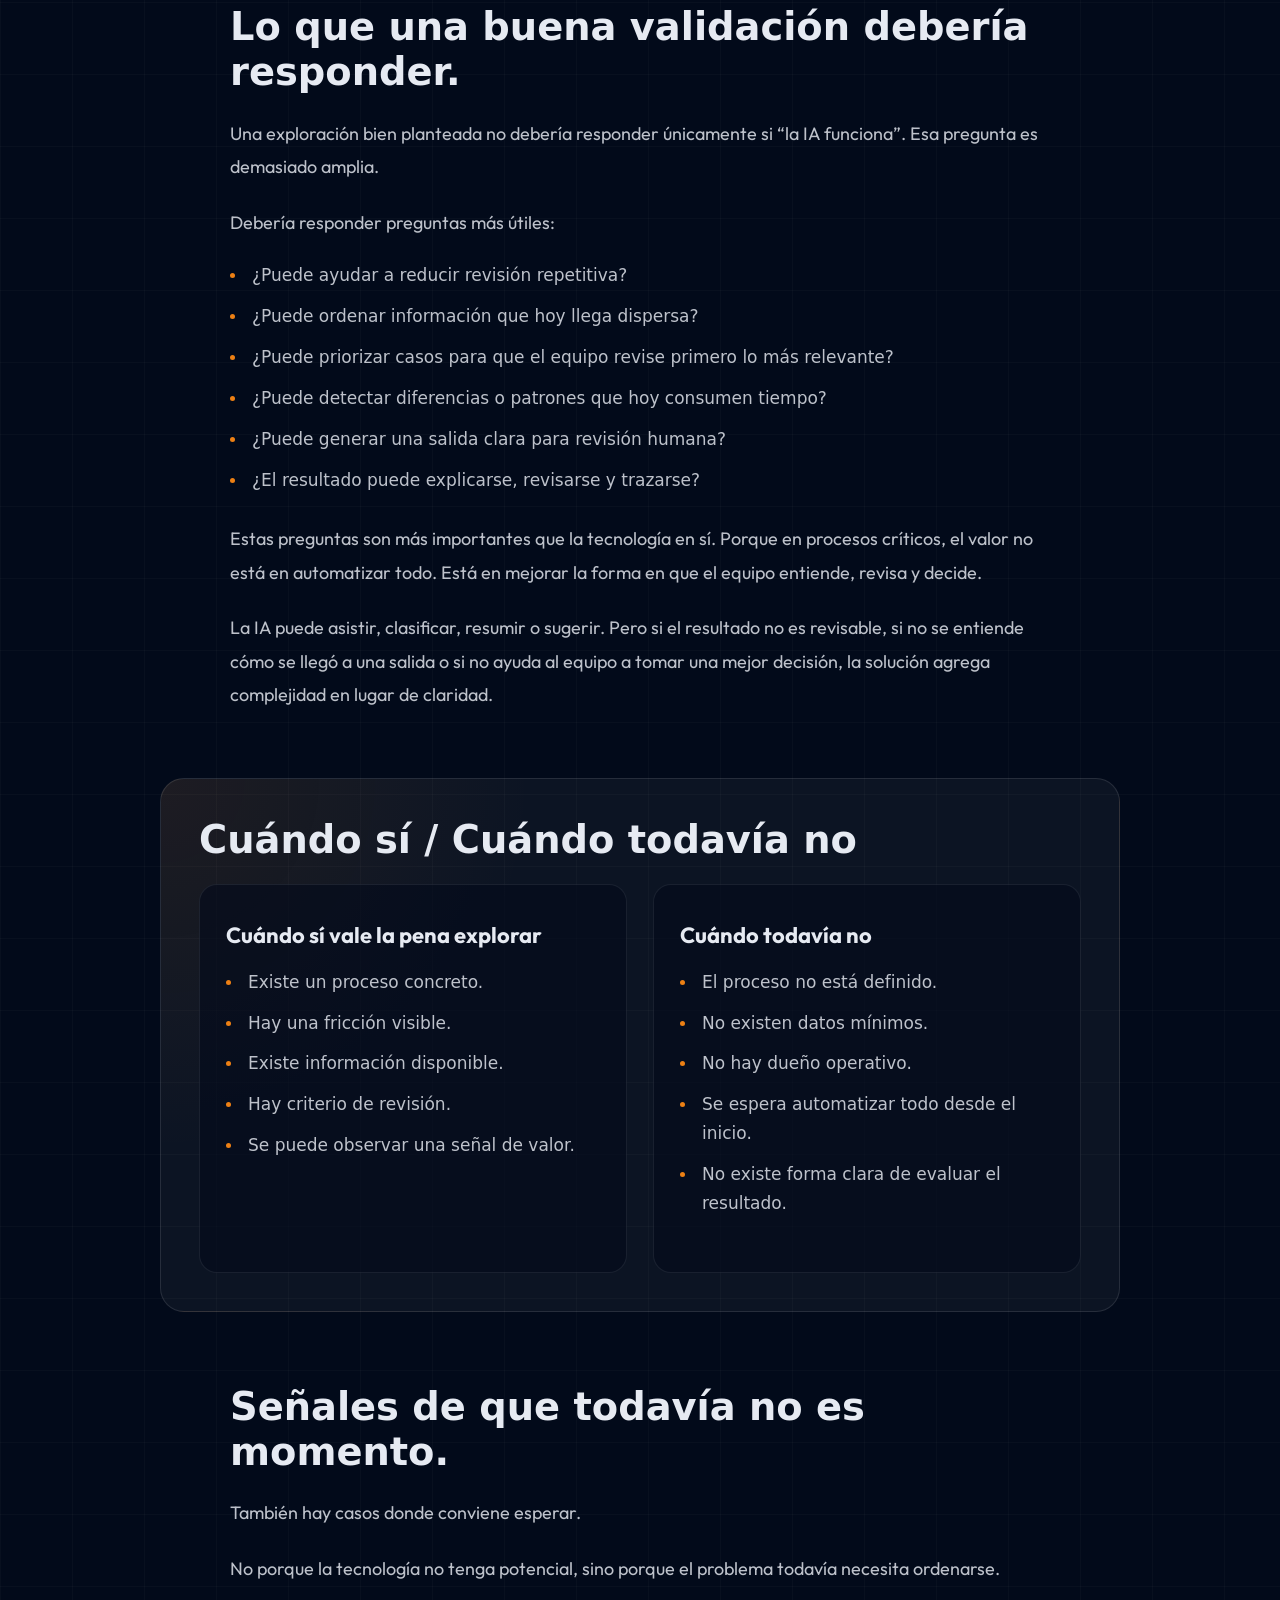
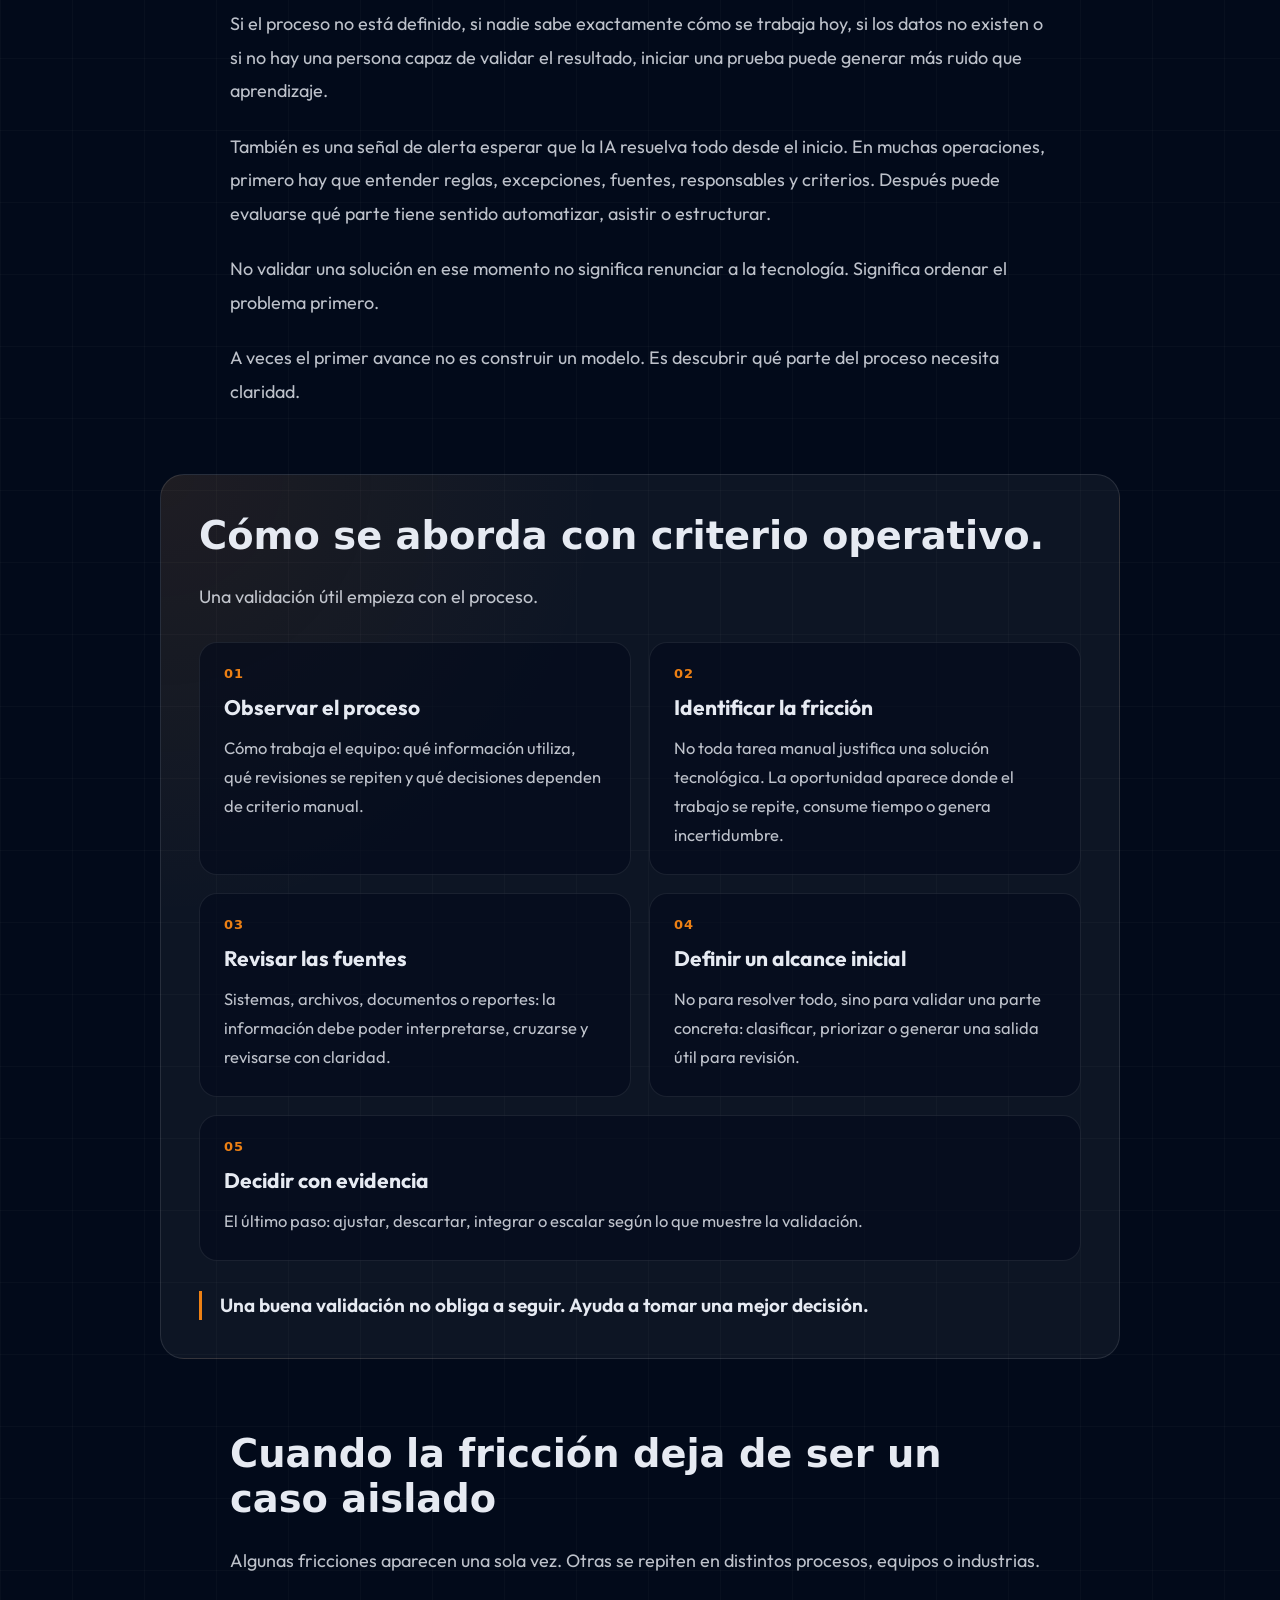
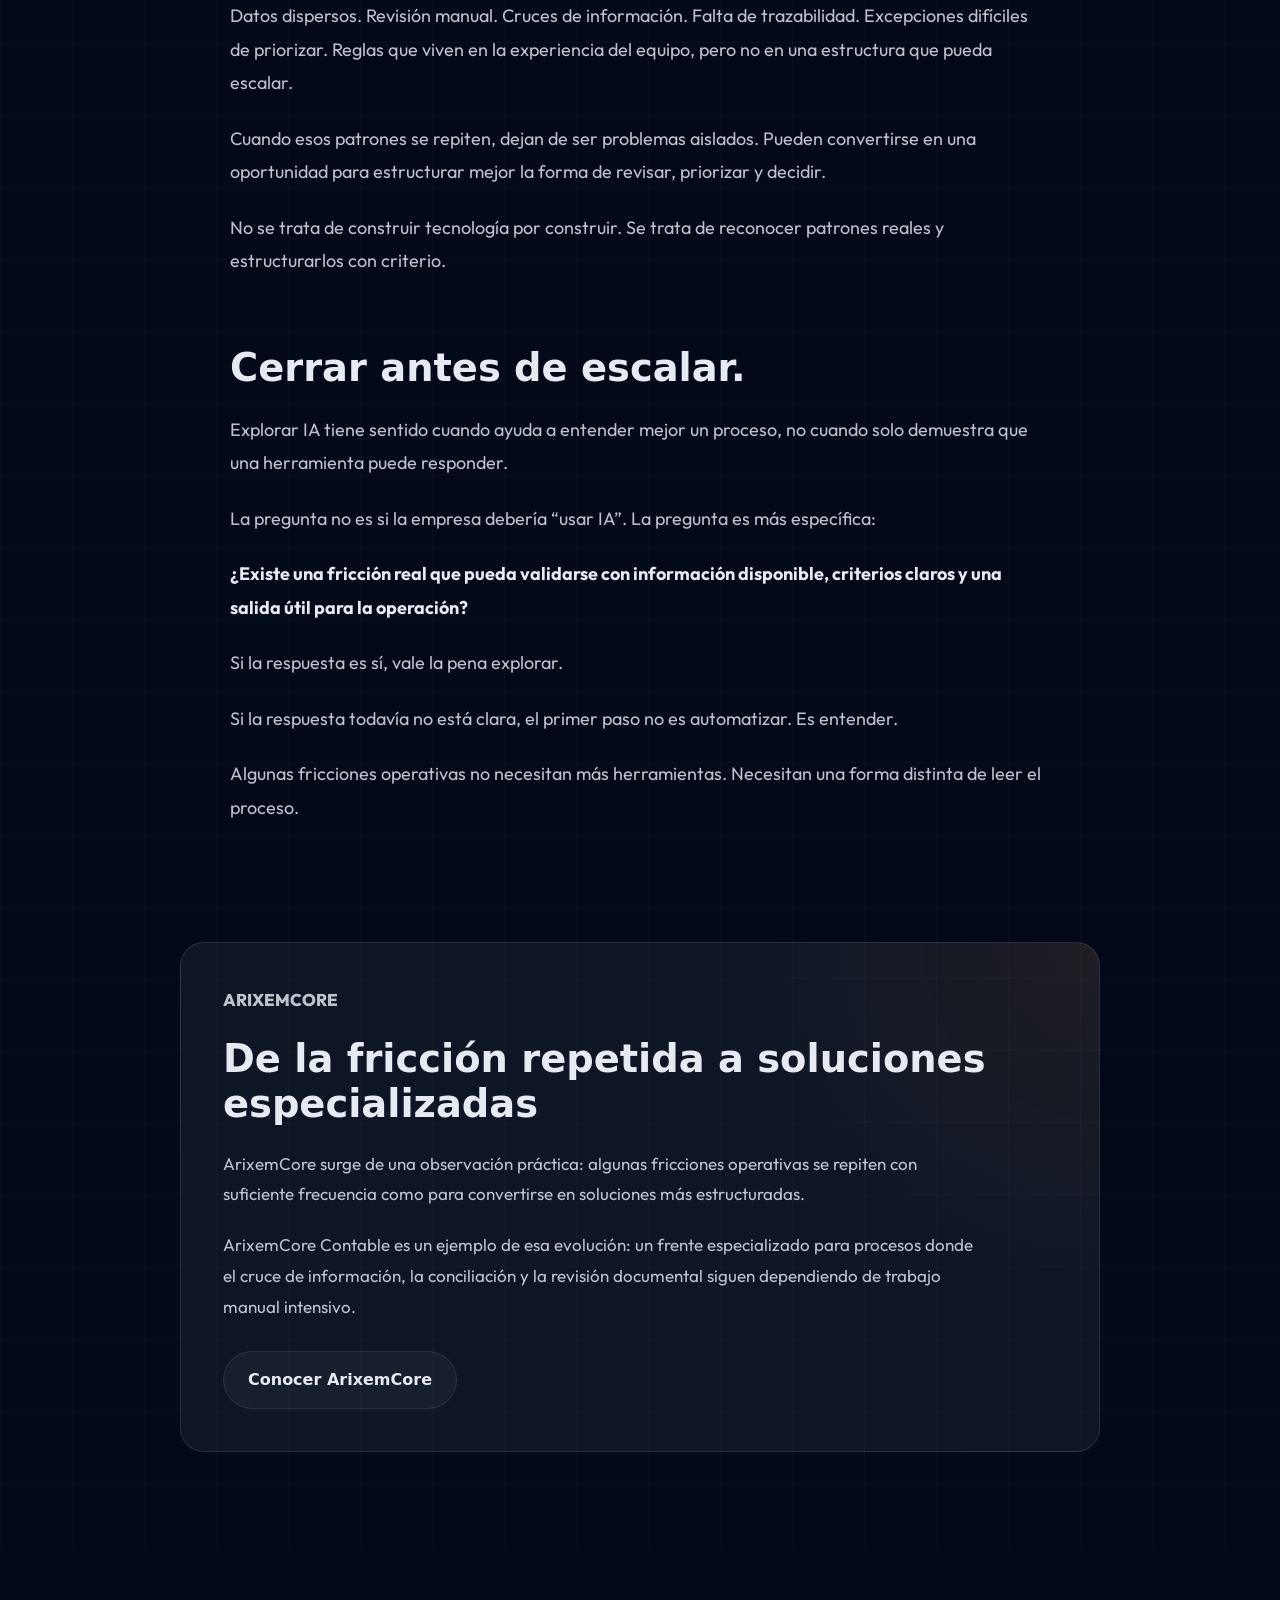
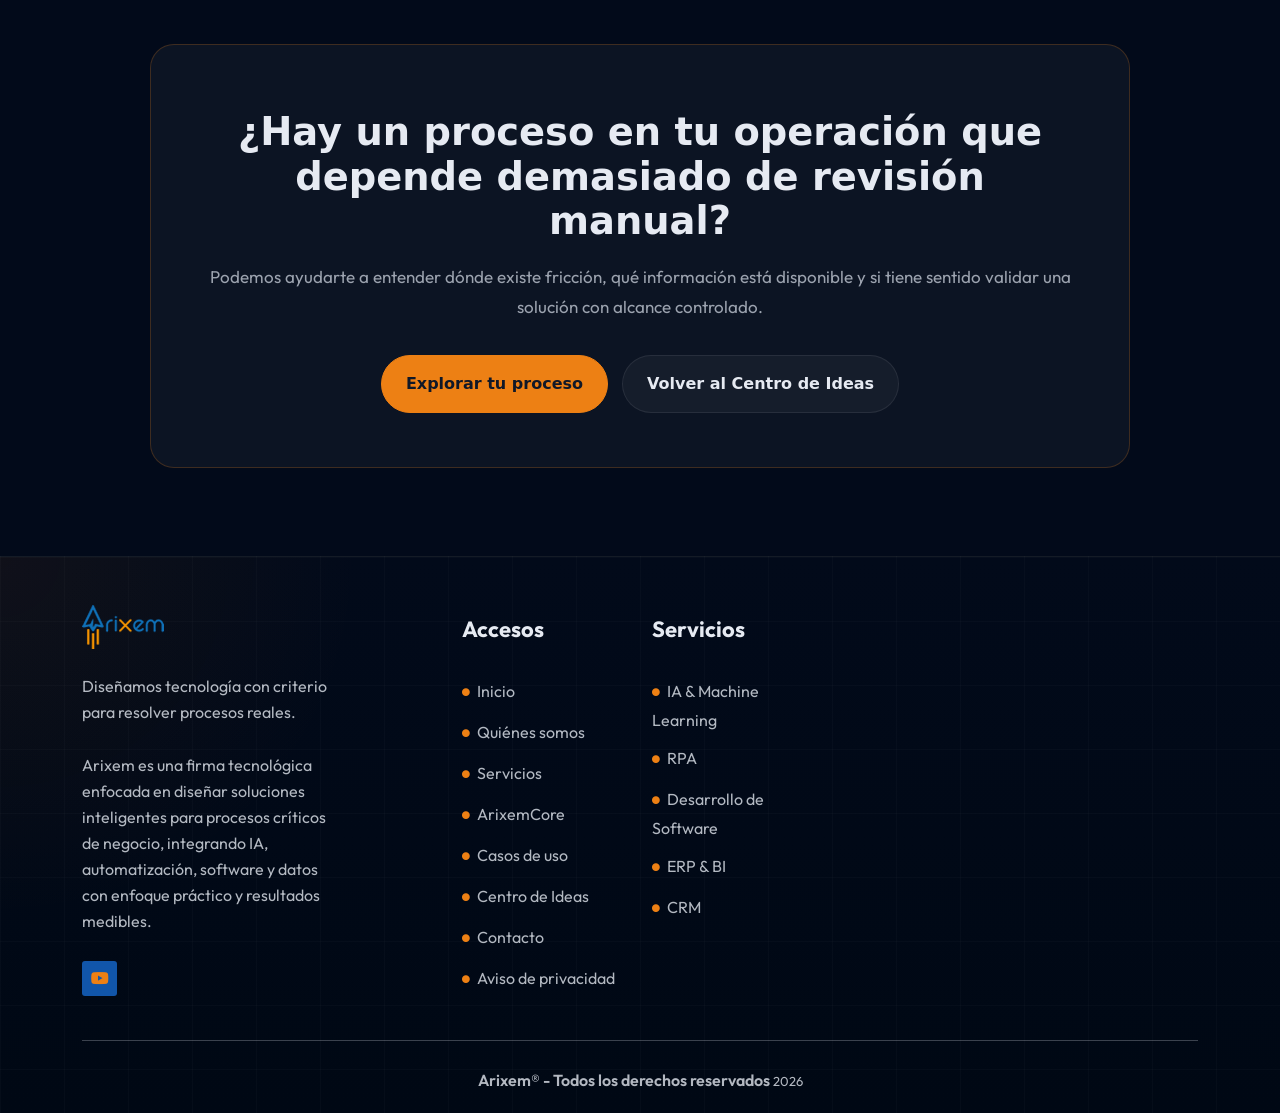
<file: ideas-poc-ia.html>
<!DOCTYPE html>
<html lang="es-MX">
    <head>
        <meta charset="UTF-8" />
        <meta http-equiv="x-ua-compatible" content="ie=edge" />
        <title>Cuándo tiene sentido explorar IA en un proceso real | Arixem</title>
        <meta
            name="description"
            content="Conoce cuándo tiene sentido explorar IA en un proceso real: fricción operativa clara, información disponible, criterios de revisión y una señal de valor antes de escalar."
        />
        <meta name="viewport" content="width=device-width, initial-scale=1" />
        <meta property="og:title" content="Cuándo tiene sentido explorar IA en un proceso real | Arixem" />
        <meta
            property="og:description"
            content="Una reflexión de Arixem sobre cuándo la IA puede aportar valor real en procesos con revisión manual, datos dispersos y necesidad de trazabilidad."
        />
        <meta property="og:type" content="website" />
        <meta property="og:url" content="https://www.arixem.com.mx/ideas-poc-ia.html" />
        <link rel="icon" type="image/png" sizes="56x56" href="assets/images/fav-icon/icon.png" />
        <link rel="stylesheet" href="assets/css/bootstrap.min.css" type="text/css" media="all" />
        <link rel="stylesheet" href="assets/css/animate.css" type="text/css" media="all" />
        <link rel="stylesheet" href="assets/css/animated-text.css" type="text/css" media="all" />
        <link rel="stylesheet" href="assets/css/all.min.css" type="text/css" media="all" />
        <link rel="stylesheet" href="assets/css/flaticon.css" type="text/css" media="all" />
        <link rel="stylesheet" href="assets/css/theme-default.css" type="text/css" media="all" />
        <link rel="stylesheet" href="assets/css/meanmenu.min.css" type="text/css" media="all" />
        <link rel="stylesheet" href="assets/css/bootstrap-icons.css" type="text/css" media="all" />
        <link rel="stylesheet" href="assets/css/style.css" type="text/css" media="all" />
        <link rel="stylesheet" href="assets/css/responsive.css" type="text/css" media="all" />
        <link rel="stylesheet" href="assets/css/scrollCue.css" type="text/css" media="all" />
        <link rel="stylesheet" href="assets/css/dark.css" type="text/css" media="all" />
    </head>

    <body class="arx-article">
        <div class="xs-sidebar-group info-group">
            <div class="xs-overlay xs-bg-black"></div>
            <div class="xs-sidebar-widget">
                <div class="sidebar-widget-container">
                    <div class="widget-heading">
                        <a href="#" class="close-side-widget" aria-label="Cerrar panel lateral">
                            <i class="far fa-times-circle"></i>
                        </a>
                    </div>
                    <div class="sidebar-textwidget">
                        <div class="sidebar-info-contents">
                            <div class="content-inner">
                                <div class="nav-logo">
                                    <a href="index.html"><img src="assets/images/home-1/f-logo.png" alt="Arixem" /></a>
                                </div>
                                <div class="content-box">
                                    <h2>Diseñamos tecnología con criterio</h2>
                                    <p class="text">
                                        Arixem ayuda a entender procesos críticos, identificar fricción operativa y
                                        validar soluciones aplicables con IA, automatización, software y datos.
                                    </p>
                                </div>
                                <div class="contact-info">
                                    <h2>Contacto</h2>
                                    <ul class="list-style-one">
                                        <li><span class="icon flaticon-email"></span>contacto@arixem.com.mx</li>
                                        <li>
                                            <span><i class="bi bi-telephone-inbound"></i></span>(+52) 55-8000-8348
                                        </li>
                                        <li>
                                            <span><i class="bi bi-geo-alt"></i></span>Javier Barros Sierra 540 Torre 1
                                            Piso 5, Santa Fe, Ciudad de México.
                                        </li>
                                        <li>
                                            <span><i class="bi bi-clock"></i></span>Lunes a Viernes: 09.00 a 18.00
                                        </li>
                                    </ul>
                                </div>
                                <ul class="social-box">
                                    <li class="youtube">
                                        <a
                                            href="https://www.youtube.com/@arixemtechnologies"
                                            target="_blank"
                                            rel="noopener noreferrer"
                                            class="fab fa-youtube"
                                            aria-label="YouTube de Arixem"
                                        ></a>
                                    </li>
                                </ul>
                            </div>
                        </div>
                    </div>
                </div>
            </div>
        </div>

        <div id="sticky-header" class="Technology_nav_manu">
            <div class="container">
                <div class="row align-items-center">
                    <div class="col-lg-2">
                        <div class="logo">
                            <a class="logo_img" href="index.html" title="Arixem">
                                <img src="assets/images/home-1/main-logo.png" alt="Arixem" />
                            </a>
                            <a class="main_sticky" href="index.html" title="Arixem">
                                <img src="assets/images/home-1/main-logo.png" alt="Arixem" />
                            </a>
                        </div>
                    </div>
                    <div class="col-lg-10">
                        <nav class="Technology_menu">
                            <ul class="nav_scroll">
                                <li><a href="index.html">Inicio</a></li>
                                <li><a href="service.html">Servicios</a></li>
                                <li><a href="https://www.arixemcore.com/">ArixemCore</a></li>
                                <li><a href="cases.html">Casos de uso</a></li>
                                <li><a href="ideas.html" class="active" aria-current="page">Centro de Ideas</a></li>
                                <li><a href="about.html">Quiénes somos</a></li>
                                <li><a href="contact.html">Contacto</a></li>
                            </ul>
                            <a class="arx-nav-cta" href="contact.html">Explorar tu proceso</a>
                            <div class="searchs-box-btn searchs-box-outer">
                                <div class="nav-btn navSidebar-btn">
                                    <a href="#" aria-label="Abrir panel lateral"><i class="fas fa-bars"></i></a>
                                </div>
                            </div>
                        </nav>
                    </div>
                </div>
            </div>
        </div>

        <div class="mobile-menu-area sticky d-sm-block d-md-block d-lg-none">
            <div class="mobile-menu">
                <nav class="Technology_menu">
                    <ul class="nav_scroll">
                        <li><a href="index.html">Inicio</a></li>
                        <li><a href="service.html">Servicios</a></li>
                        <li><a href="https://www.arixemcore.com/">ArixemCore</a></li>
                        <li><a href="cases.html">Casos de uso</a></li>
                        <li><a href="ideas.html" class="active" aria-current="page">Centro de Ideas</a></li>
                        <li><a href="about.html">Quiénes somos</a></li>
                        <li><a href="contact.html">Contacto</a></li>
                        <li><a href="contact.html">Explorar tu proceso</a></li>
                    </ul>
                </nav>
            </div>
        </div>

        <main>
            <article>
                <header class="arx-article-hero">
                    <div class="container">
                        <div class="arx-article-hero-grid">
                            <div class="arx-article-hero-copy">
                                <p class="arx-eyebrow">Centro de Ideas · Operación y validación</p>
                                <h1>Cuándo tiene sentido explorar IA en un proceso real</h1>
                                <p class="arx-article-lead">
                                    La inteligencia artificial no debería iniciar como una prueba de tecnología, sino
                                    como una forma de entender mejor dónde existe fricción, revisión manual o pérdida de
                                    claridad dentro de una operación.
                                </p>
                                <div class="arx-article-meta" aria-label="Datos del artículo">
                                    <span>Operación y validación</span>
                                    <span>5–6 min</span>
                                </div>
                            </div>
                            <div class="arx-article-hero-panel" aria-label="Mapa conceptual del artículo">
                                <span>Proceso</span>
                                <span>Fricción</span>
                                <span>Datos</span>
                                <span>Criterio</span>
                                <span>Validación</span>
                            </div>
                        </div>
                    </div>
                </header>

                <section class="arx-article-section arx-article-opening">
                    <div class="container">
                        <div class="arx-article-body">
                            <blockquote>
                                “La IA no opera sobre intención; necesita información, contexto y criterios.”
                            </blockquote>

                            <p>
                                Muchas iniciativas de IA no fallan porque el modelo sea insuficiente. Fallan porque
                                empiezan antes de que el problema esté claro.
                            </p>
                            <p>
                                Una empresa puede tener sistemas, reportes, hojas de cálculo, datos históricos y
                                procesos definidos. Aun así, parte importante de su operación puede seguir dependiendo
                                de revisión manual para tener certeza: validar información entre fuentes, confirmar
                                excepciones, revisar documentos, cruzar datos o decidir qué caso atender primero.
                            </p>
                            <p>
                                Ahí es donde una exploración con IA puede tener sentido. No porque la tecnología esté de
                                moda, sino porque existe una pregunta operativa que vale la pena responder.
                            </p>
                            <p>
                                Sin esa base, cualquier prueba corre el riesgo de convertirse en una demostración
                                interesante, pero difícil de llevar a la práctica.
                            </p>

                            <h2>No empieza por IA. Empieza por una fricción.</h2>
                            <p>
                                Antes de pensar en modelos, asistentes o automatización, conviene hacer una pregunta más
                                simple:
                            </p>
                            <p><strong>¿Qué parte del proceso genera fricción real?</strong></p>
                            <p>
                                Puede ser una revisión que se repite todos los meses. Una conciliación que depende de
                                múltiples archivos. Un reporte que llega tarde. Una diferencia que nadie puede explicar
                                rápido. Una decisión que depende de conocimiento individual. O una operación donde todo
                                parece estar “en sistema”, pero la certeza sigue dependiendo de revisar manualmente.
                            </p>
                            <p>
                                Cuando esa fricción existe, la conversación cambia. Ya no se trata de “probar IA”. Se
                                trata de entender si la tecnología puede ayudar a operar con más claridad.
                            </p>
                            <p>Esa diferencia es importante.</p>
                            <p>
                                Una prueba tecnológica busca demostrar lo que una herramienta puede hacer. Una validación
                                operativa busca entender si una solución puede mejorar una forma concreta de trabajar.
                            </p>

                            <div class="arx-article-clarity">
                                <h2>Cuándo sí vale la pena explorar una oportunidad.</h2>
                                <p class="arx-article-clarity-intro">
                                    Explorar IA tiene sentido cuando existen algunas condiciones mínimas.
                                </p>
                                <div class="arx-article-clarity-grid">
                                    <div class="arx-article-clarity-item">
                                        <span>01</span>
                                        <h3>Un proceso concreto</h3>
                                        <p>
                                            No una idea general ni la intención de "usar IA", sino un proceso
                                            definido: revisar documentos, cruzar información, priorizar casos o
                                            generar una salida para revisión.
                                        </p>
                                    </div>
                                    <div class="arx-article-clarity-item">
                                        <span>02</span>
                                        <h3>Una fricción visible</h3>
                                        <p>
                                            Algo que consume tiempo, retrasa decisiones o dificulta la
                                            trazabilidad. Si nadie puede explicarla, aún no es momento de
                                            construir.
                                        </p>
                                    </div>
                                    <div class="arx-article-clarity-item">
                                        <span>03</span>
                                        <h3>Información disponible</h3>
                                        <p>
                                            No tiene que estar perfecta, pero debe existir: archivos, reportes,
                                            bases de datos o registros que permitan observar el proceso hoy.
                                        </p>
                                    </div>
                                    <div class="arx-article-clarity-item">
                                        <span>04</span>
                                        <h3>Un criterio de revisión</h3>
                                        <p>
                                            Alguien debe poder evaluar si la salida es útil, tiene sentido y
                                            puede incorporarse al trabajo diario.
                                        </p>
                                    </div>
                                    <div class="arx-article-clarity-item">
                                        <span>05</span>
                                        <h3>Una señal de valor</h3>
                                        <p>
                                            Algo observable: menos revisión repetitiva, mejor priorización o una
                                            salida más trazable y fácil de atender.
                                        </p>
                                    </div>
                                </div>
                                <p class="arx-article-clarity-note">
                                    Cuando estas condiciones existen, la tecnología deja de ser una apuesta
                                    abstracta. Se convierte en una forma controlada de aprender.
                                </p>
                            </div>

                            <h2>Lo que una buena validación debería responder.</h2>
                            <p>
                                Una exploración bien planteada no debería responder únicamente si “la IA funciona”. Esa
                                pregunta es demasiado amplia.
                            </p>
                            <p>Debería responder preguntas más útiles:</p>
                            <ul class="arx-article-question-list">
                                <li>¿Puede ayudar a reducir revisión repetitiva?</li>
                                <li>¿Puede ordenar información que hoy llega dispersa?</li>
                                <li>¿Puede priorizar casos para que el equipo revise primero lo más relevante?</li>
                                <li>¿Puede detectar diferencias o patrones que hoy consumen tiempo?</li>
                                <li>¿Puede generar una salida clara para revisión humana?</li>
                                <li>¿El resultado puede explicarse, revisarse y trazarse?</li>
                            </ul>
                            <p>
                                Estas preguntas son más importantes que la tecnología en sí. Porque en procesos críticos,
                                el valor no está en automatizar todo. Está en mejorar la forma en que el equipo entiende,
                                revisa y decide.
                            </p>
                            <p>
                                La IA puede asistir, clasificar, resumir o sugerir. Pero si el resultado no es revisable,
                                si no se entiende cómo se llegó a una salida o si no ayuda al equipo a tomar una mejor
                                decisión, la solución agrega complejidad en lugar de claridad.
                            </p>

                            <div class="arx-article-compare">
                                <h2>Cuándo sí / Cuándo todavía no</h2>
                                <div class="arx-article-compare-grid">
                                    <div>
                                        <h3>Cuándo sí vale la pena explorar</h3>
                                        <ul>
                                            <li>Existe un proceso concreto.</li>
                                            <li>Hay una fricción visible.</li>
                                            <li>Existe información disponible.</li>
                                            <li>Hay criterio de revisión.</li>
                                            <li>Se puede observar una señal de valor.</li>
                                        </ul>
                                    </div>
                                    <div>
                                        <h3>Cuándo todavía no</h3>
                                        <ul>
                                            <li>El proceso no está definido.</li>
                                            <li>No existen datos mínimos.</li>
                                            <li>No hay dueño operativo.</li>
                                            <li>Se espera automatizar todo desde el inicio.</li>
                                            <li>No existe forma clara de evaluar el resultado.</li>
                                        </ul>
                                    </div>
                                </div>
                            </div>

                            <h2>Señales de que todavía no es momento.</h2>
                            <p>También hay casos donde conviene esperar.</p>
                            <p>
                                No porque la tecnología no tenga potencial, sino porque el problema todavía necesita
                                ordenarse.
                            </p>
                            <p>
                                Si el proceso no está definido, si nadie sabe exactamente cómo se trabaja hoy, si los
                                datos no existen o si no hay una persona capaz de validar el resultado, iniciar una
                                prueba puede generar más ruido que aprendizaje.
                            </p>
                            <p>
                                También es una señal de alerta esperar que la IA resuelva todo desde el inicio. En muchas
                                operaciones, primero hay que entender reglas, excepciones, fuentes, responsables y
                                criterios. Después puede evaluarse qué parte tiene sentido automatizar, asistir o
                                estructurar.
                            </p>
                            <p>
                                No validar una solución en ese momento no significa renunciar a la tecnología. Significa
                                ordenar el problema primero.
                            </p>
                            <p>
                                A veces el primer avance no es construir un modelo. Es descubrir qué parte del proceso
                                necesita claridad.
                            </p>

                            <div class="arx-article-clarity">
                                <h2>Cómo se aborda con criterio operativo.</h2>
                                <p class="arx-article-clarity-intro">
                                    Una validación útil empieza con el proceso.
                                </p>
                                <div class="arx-article-clarity-grid">
                                    <div class="arx-article-clarity-item">
                                        <span>01</span>
                                        <h3>Observar el proceso</h3>
                                        <p>
                                            Cómo trabaja el equipo: qué información utiliza, qué revisiones se
                                            repiten y qué decisiones dependen de criterio manual.
                                        </p>
                                    </div>
                                    <div class="arx-article-clarity-item">
                                        <span>02</span>
                                        <h3>Identificar la fricción</h3>
                                        <p>
                                            No toda tarea manual justifica una solución tecnológica. La
                                            oportunidad aparece donde el trabajo se repite, consume tiempo o
                                            genera incertidumbre.
                                        </p>
                                    </div>
                                    <div class="arx-article-clarity-item">
                                        <span>03</span>
                                        <h3>Revisar las fuentes</h3>
                                        <p>
                                            Sistemas, archivos, documentos o reportes: la información debe poder
                                            interpretarse, cruzarse y revisarse con claridad.
                                        </p>
                                    </div>
                                    <div class="arx-article-clarity-item">
                                        <span>04</span>
                                        <h3>Definir un alcance inicial</h3>
                                        <p>
                                            No para resolver todo, sino para validar una parte concreta:
                                            clasificar, priorizar o generar una salida útil para revisión.
                                        </p>
                                    </div>
                                    <div class="arx-article-clarity-item">
                                        <span>05</span>
                                        <h3>Decidir con evidencia</h3>
                                        <p>
                                            El último paso: ajustar, descartar, integrar o escalar según lo que
                                            muestre la validación.
                                        </p>
                                    </div>
                                </div>
                                <p class="arx-article-clarity-note">
                                    Una buena validación no obliga a seguir. Ayuda a tomar una mejor decisión.
                                </p>
                            </div>

                            <h2>Cuando la fricción deja de ser un caso aislado</h2>
                            <p>
                                Algunas fricciones aparecen una sola vez. Otras se repiten en distintos procesos, equipos
                                o industrias.
                            </p>
                            <p>
                                Datos dispersos. Revisión manual. Cruces de información. Falta de trazabilidad.
                                Excepciones difíciles de priorizar. Reglas que viven en la experiencia del equipo, pero
                                no en una estructura que pueda escalar.
                            </p>
                            <p>
                                Cuando esos patrones se repiten, dejan de ser problemas aislados. Pueden convertirse en
                                una oportunidad para estructurar mejor la forma de revisar, priorizar y decidir.
                            </p>
                            <p>
                                No se trata de construir tecnología por construir. Se trata de reconocer patrones reales
                                y estructurarlos con criterio.
                            </p>

                            <h2>Cerrar antes de escalar.</h2>
                            <p>
                                Explorar IA tiene sentido cuando ayuda a entender mejor un proceso, no cuando solo
                                demuestra que una herramienta puede responder.
                            </p>
                            <p>La pregunta no es si la empresa debería “usar IA”. La pregunta es más específica:</p>
                            <p>
                                <strong>
                                    ¿Existe una fricción real que pueda validarse con información disponible, criterios
                                    claros y una salida útil para la operación?
                                </strong>
                            </p>
                            <p>Si la respuesta es sí, vale la pena explorar.</p>
                            <p>Si la respuesta todavía no está clara, el primer paso no es automatizar. Es entender.</p>
                            <p>
                                Algunas fricciones operativas no necesitan más herramientas. Necesitan una forma distinta
                                de leer el proceso.
                            </p>
                        </div>
                    </div>
                </section>

                <section class="arx-article-core">
                    <div class="container">
                        <div class="arx-article-core-inner">
                            <p class="arx-eyebrow">ArixemCore</p>
                            <h2>De la fricción repetida a soluciones especializadas</h2>
                            <p>
                                ArixemCore surge de una observación práctica: algunas fricciones operativas se repiten
                                con suficiente frecuencia como para convertirse en soluciones más estructuradas.
                            </p>
                            <p>
                                ArixemCore Contable es un ejemplo de esa evolución: un frente especializado para
                                procesos donde el cruce de información, la conciliación y la revisión documental siguen
                                dependiendo de trabajo manual intensivo.
                            </p>
                            <a class="arx-btn arx-btn-secondary" href="https://www.arixemcore.com/">Conocer ArixemCore</a>
                        </div>
                    </div>
                </section>
            </article>

            <section class="arx-final-cta">
                <div class="container">
                    <div class="arx-final-cta-inner">
                        <h2>¿Hay un proceso en tu operación que depende demasiado de revisión manual?</h2>
                        <p>
                            Podemos ayudarte a entender dónde existe fricción, qué información está disponible y si
                            tiene sentido validar una solución con alcance controlado.
                        </p>
                        <div class="arx-actions arx-actions-center">
                            <a class="arx-btn arx-btn-primary" href="contact.html">Explorar tu proceso</a>
                            <a class="arx-btn arx-btn-secondary" href="ideas.html">Volver al Centro de Ideas</a>
                        </div>
                    </div>
                </div>
            </section>
        </main>

        <div class="footer-area">
            <div class="container">
                <div class="row">
                    <div class="col-lg-4 col-md-6">
                        <div class="footer-widget-contact">
                            <div class="footer-widget-logo">
                                <a href="index.html"><img src="assets/images/home-1/f-logo.png" alt="Arixem" /></a>
                            </div>
                            <div class="footer-disc">
                                <p>Diseñamos tecnología con criterio para resolver procesos reales.</p>
                                <p>
                                    Arixem es una firma tecnológica enfocada en diseñar soluciones inteligentes para
                                    procesos críticos de negocio, integrando IA, automatización, software y datos con
                                    enfoque práctico y resultados medibles.
                                </p>
                            </div>
                            <div class="footer_icon">
                                <a
                                    href="https://www.youtube.com/@arixemtechnologies"
                                    target="_blank"
                                    rel="noopener noreferrer"
                                    aria-label="YouTube de Arixem"
                                    ><i class="fab fa-youtube"></i
                                ></a>
                            </div>
                        </div>
                    </div>
                    <div class="col-lg-2 col-md-6">
                        <div class="footer-widget-content">
                            <div class="footer-widget-title">
                                <h4>Accesos</h4>
                            </div>
                            <div class="footer-widget-menu">
                                <ul>
                                    <li><a href="index.html"><span><i class="fas fa-circle"></i></span>Inicio</a></li>
                                    <li>
                                        <a href="about.html"><span><i class="fas fa-circle"></i></span>Quiénes somos</a>
                                    </li>
                                    <li>
                                        <a href="service.html"><span><i class="fas fa-circle"></i></span>Servicios</a>
                                    </li>
                                    <li>
                                        <a href="https://www.arixemcore.com/">
                                            <span><i class="fas fa-circle"></i></span>ArixemCore</a
                                        >
                                    </li>
                                    <li>
                                        <a href="cases.html"><span><i class="fas fa-circle"></i></span>Casos de uso</a>
                                    </li>
                                    <li>
                                        <a href="ideas.html"><span><i class="fas fa-circle"></i></span>Centro de Ideas</a>
                                    </li>
                                    <li>
                                        <a href="contact.html"><span><i class="fas fa-circle"></i></span>Contacto</a>
                                    </li>
                                    <li>
                                        <a
                                            href="https://www.arixem.com.mx/documentos/aviso_priv_final.pdf"
                                            target="_blank"
                                            rel="noopener noreferrer"
                                        >
                                            <span><i class="fas fa-circle"></i></span>Aviso de privacidad</a
                                        >
                                    </li>
                                </ul>
                            </div>
                        </div>
                    </div>
                    <div class="col-lg-2 col-md-6">
                        <div class="footer-widget-content">
                            <div class="footer-widget-title">
                                <h4>Servicios</h4>
                            </div>
                            <div class="footer-widget-menu">
                                <ul>
                                    <li>
                                        <a href="service.html" class="link-service">
                                            <span><i class="fas fa-circle"></i></span>IA & Machine Learning</a
                                        >
                                    </li>
                                    <li>
                                        <a href="service.html" class="link-service">
                                            <span><i class="fas fa-circle"></i></span>RPA</a
                                        >
                                    </li>
                                    <li>
                                        <a href="service.html" class="link-service">
                                            <span><i class="fas fa-circle"></i></span>Desarrollo de Software</a
                                        >
                                    </li>
                                    <li>
                                        <a href="service.html" class="link-service">
                                            <span><i class="fas fa-circle"></i></span>ERP & BI</a
                                        >
                                    </li>
                                    <li>
                                        <a href="service.html" class="link-service">
                                            <span><i class="fas fa-circle"></i></span>CRM</a
                                        >
                                    </li>
                                </ul>
                            </div>
                        </div>
                    </div>
                </div>
                <hr />
                <div class="row">
                    <div class="col-md-12 text-center">
                        <div class="footer-bottom-content">
                            <h4>Arixem® - Todos los derechos reservados <i id="year" style="font-size: 13px"></i></h4>
                        </div>
                    </div>
                </div>
            </div>
        </div>

        <script src="assets/js/vendor/jquery-3.6.2.min.js"></script>
        <script src="assets/js/jquery.meanmenu.js"></script>
        <script src="assets/js/arx-site.js"></script>
        <script async src="https://www.googletagmanager.com/gtag/js?id=G-Q0LSPEP4LR"></script>
        <script>
            window.dataLayer = window.dataLayer || [];
            function gtag() {
                dataLayer.push(arguments);
            }
            gtag("js", new Date());
            gtag("config", "G-Q0LSPEP4LR");
        </script>
    </body>
</html>
</file>
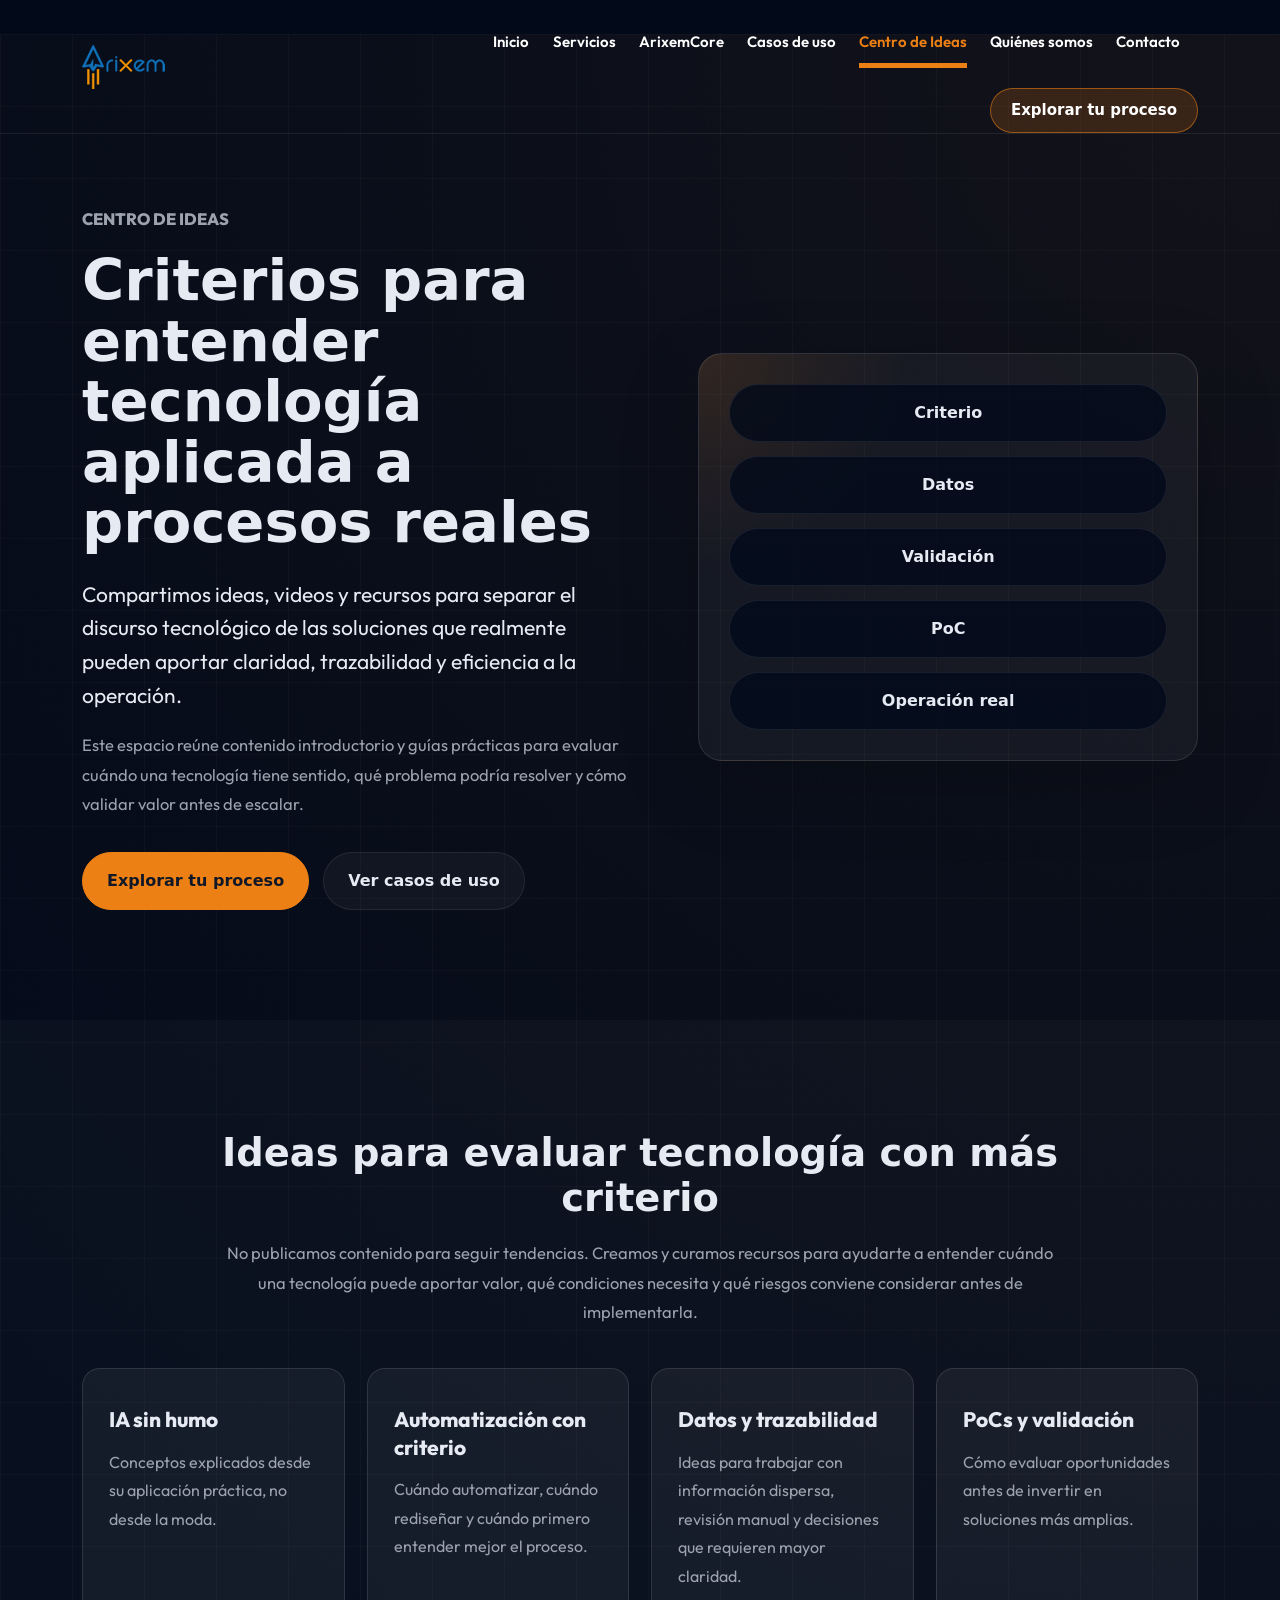
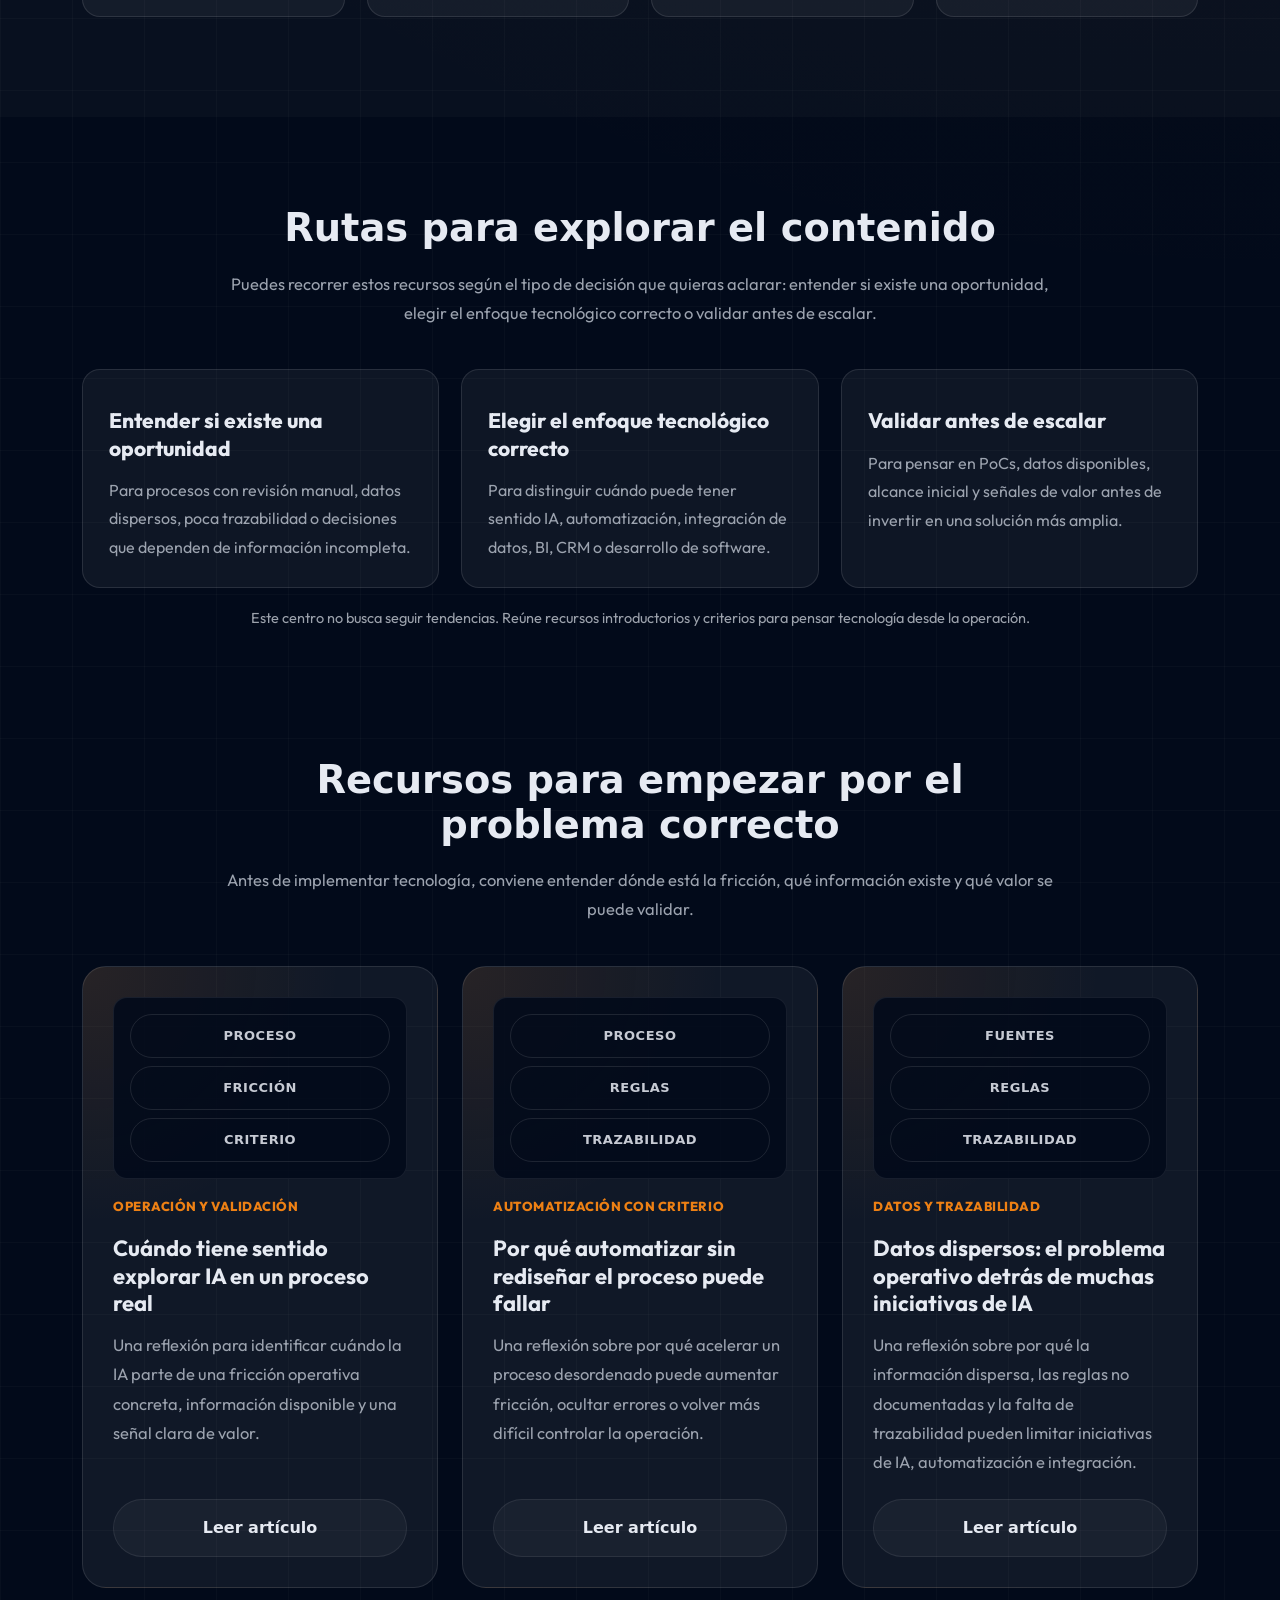
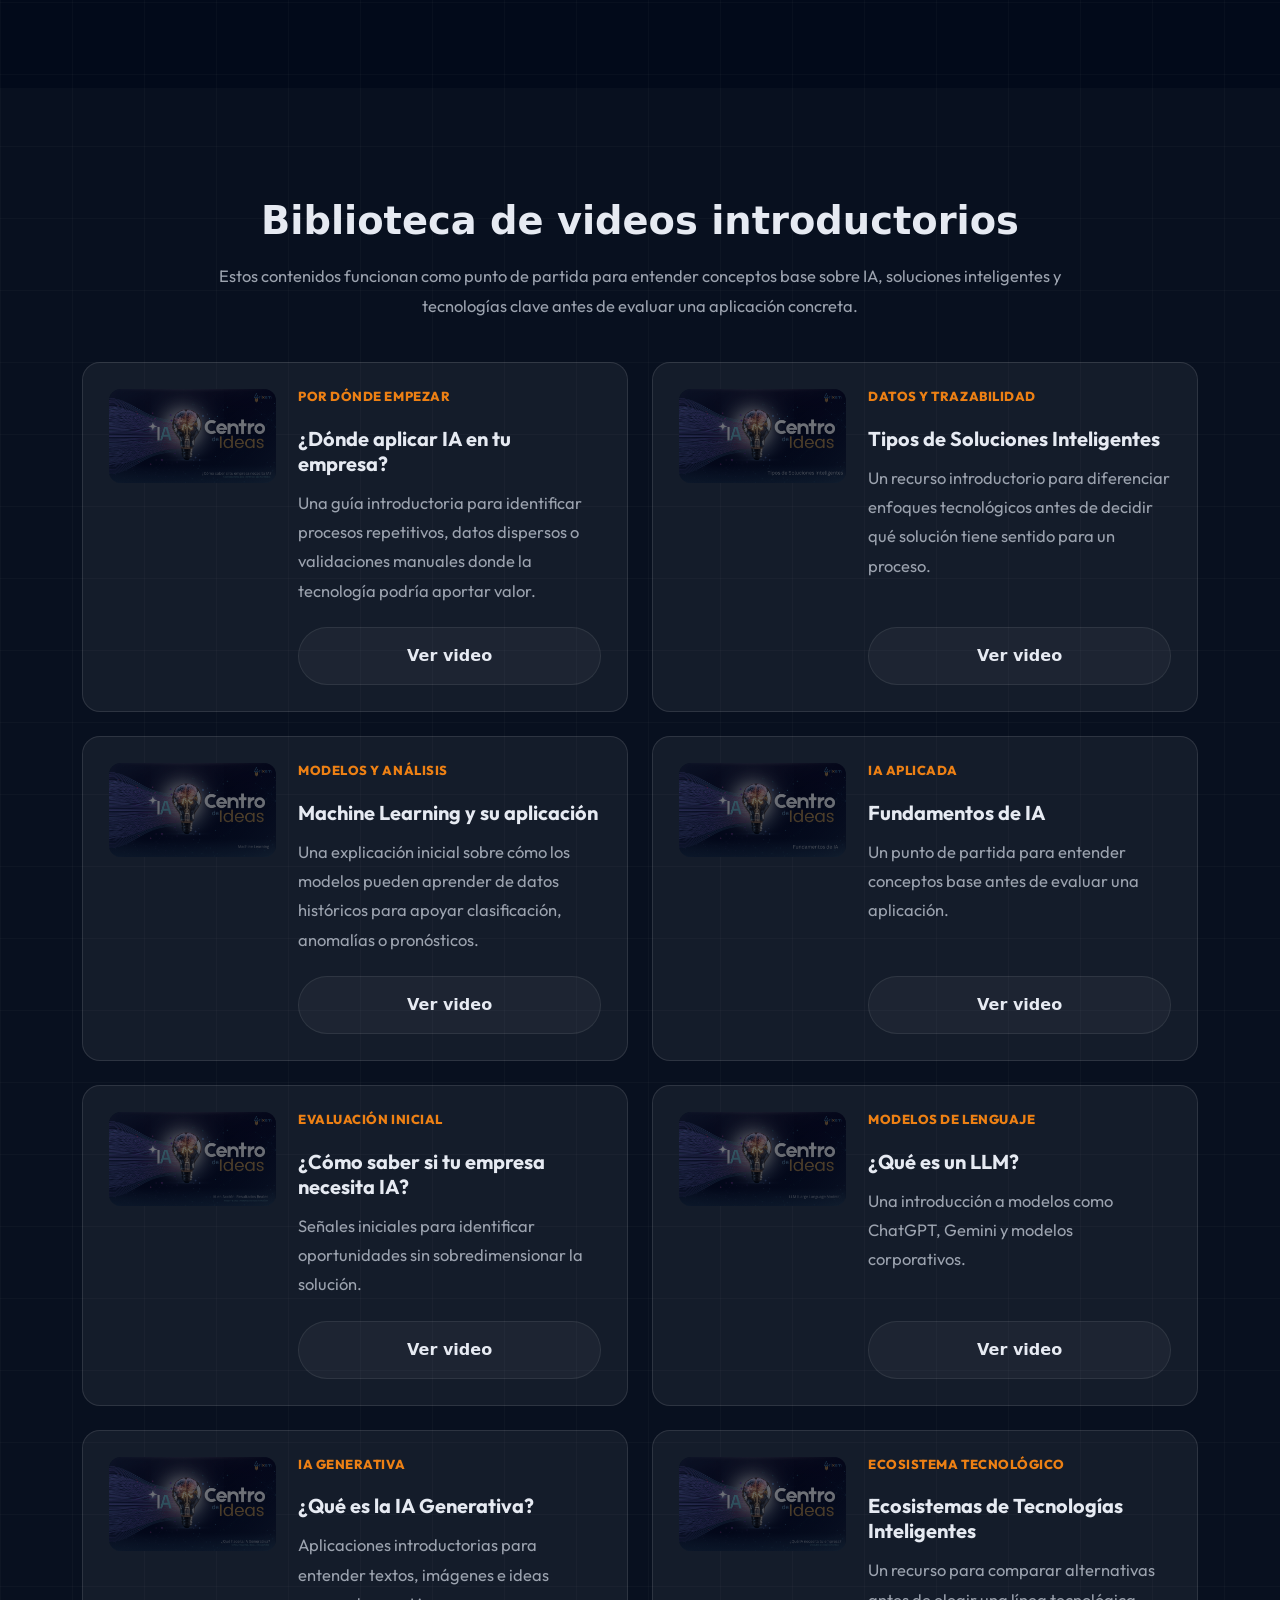
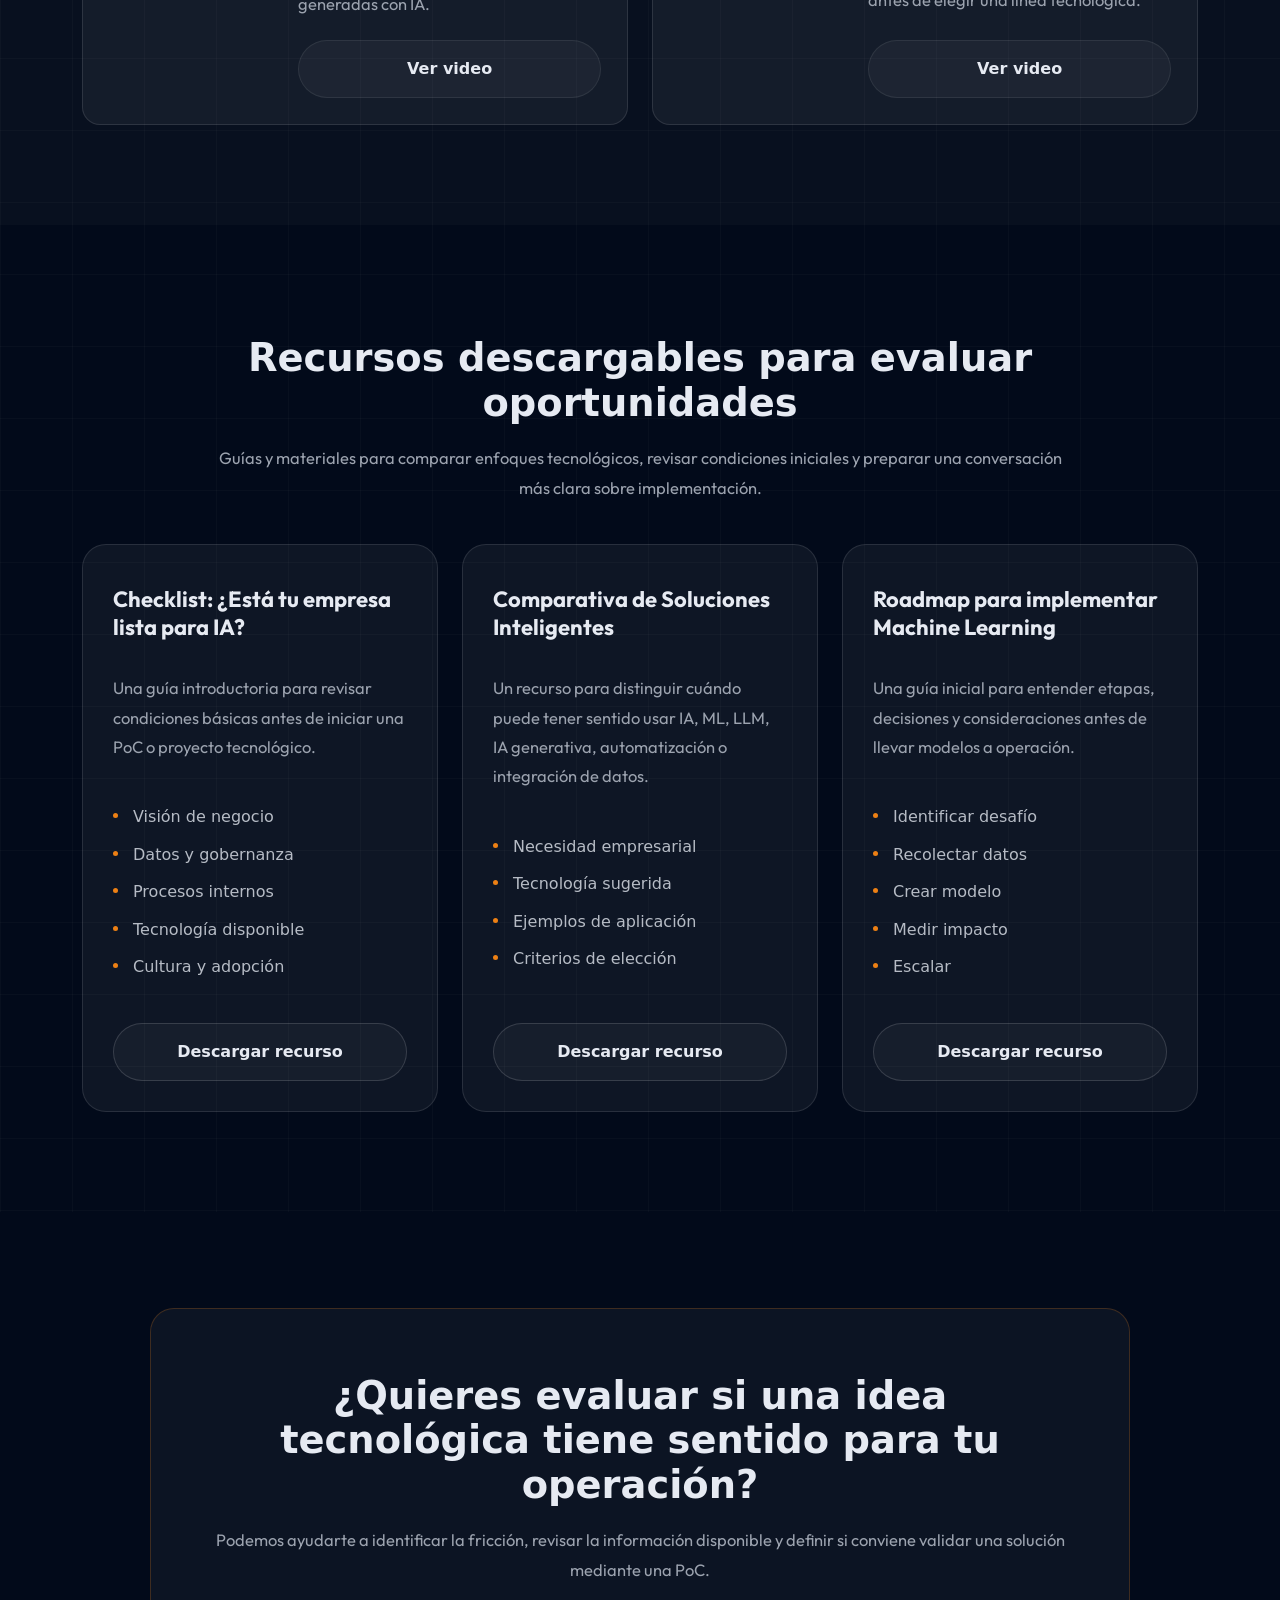
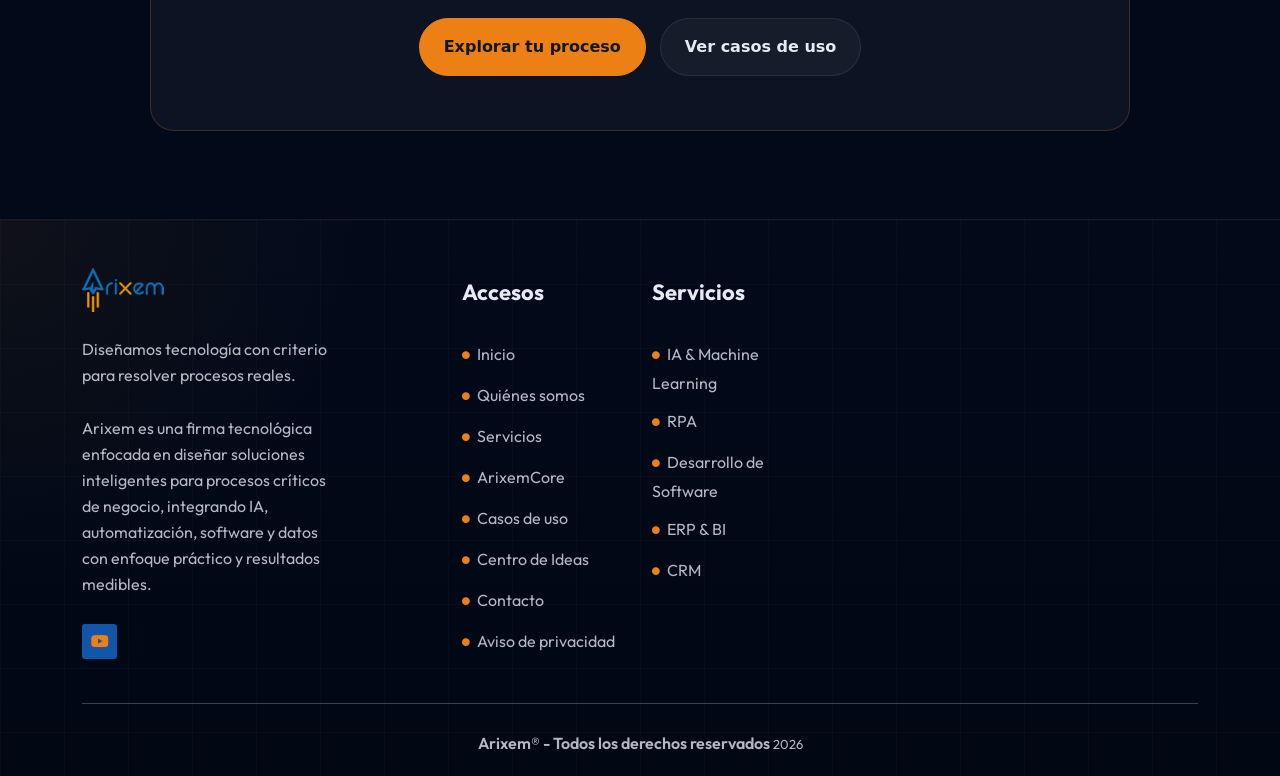
<file: ideas.html>
<!DOCTYPE html>
<html lang="es-MX">
    <head>
        <meta charset="UTF-8" />
        <meta http-equiv="x-ua-compatible" content="ie=edge" />
        <title>Arixem | Centro de Ideas</title>
        <meta
            name="description"
            content="Centro de Ideas de Arixem: recursos, videos y guías para entender cómo aplicar IA, automatización, software y datos en procesos reales con criterio, trazabilidad y enfoque práctico."
        />
        <meta name="viewport" content="width=device-width, initial-scale=1" />
        <meta property="og:title" content="Arixem | Centro de Ideas" />
        <meta
            property="og:description"
            content="Ideas, videos y recursos para separar el discurso tecnológico de soluciones que pueden aportar valor operativo real."
        />
        <meta property="og:type" content="website" />
        <meta property="og:url" content="https://www.arixem.com.mx/ideas.html" />
        <link rel="icon" type="image/png" sizes="56x56" href="assets/images/fav-icon/icon.png" />
        <link rel="stylesheet" href="assets/css/bootstrap.min.css" type="text/css" media="all" />
        <link rel="stylesheet" href="assets/css/animate.css" type="text/css" media="all" />
        <link rel="stylesheet" href="assets/css/animated-text.css" type="text/css" media="all" />
        <link rel="stylesheet" href="assets/css/all.min.css" type="text/css" media="all" />
        <link rel="stylesheet" href="assets/css/flaticon.css" type="text/css" media="all" />
        <link rel="stylesheet" href="assets/css/theme-default.css" type="text/css" media="all" />
        <link rel="stylesheet" href="assets/css/meanmenu.min.css" type="text/css" media="all" />
        <link rel="stylesheet" href="assets/css/bootstrap-icons.css" type="text/css" media="all" />
        <link rel="stylesheet" href="assets/css/style.css" type="text/css" media="all" />
        <link rel="stylesheet" href="assets/css/responsive.css" type="text/css" media="all" />
        <link rel="stylesheet" href="assets/css/scrollCue.css" type="text/css" media="all" />
        <link rel="stylesheet" href="assets/css/dark.css" type="text/css" media="all" />
    </head>

    <body class="arx-ideas">
        <div class="xs-sidebar-group info-group">
            <div class="xs-overlay xs-bg-black"></div>
            <div class="xs-sidebar-widget">
                <div class="sidebar-widget-container">
                    <div class="widget-heading">
                        <a href="#" class="close-side-widget" aria-label="Cerrar panel lateral">
                            <i class="far fa-times-circle"></i>
                        </a>
                    </div>
                    <div class="sidebar-textwidget">
                        <div class="sidebar-info-contents">
                            <div class="content-inner">
                                <div class="nav-logo">
                                    <a href="index.html"><img src="assets/images/home-1/f-logo.png" alt="Arixem" /></a>
                                </div>
                                <div class="content-box">
                                    <h2>Diseñamos tecnología con criterio</h2>
                                    <p class="text">
                                        Arixem ayuda a entender procesos críticos, identificar fricción operativa y
                                        validar soluciones aplicables con IA, automatización, software y datos.
                                    </p>
                                </div>
                                <div class="contact-info">
                                    <h2>Contacto</h2>
                                    <ul class="list-style-one">
                                        <li><span class="icon flaticon-email"></span>contacto@arixem.com.mx</li>
                                        <li>
                                            <span><i class="bi bi-telephone-inbound"></i></span>(+52) 55-8000-8348
                                        </li>
                                        <li>
                                            <span><i class="bi bi-geo-alt"></i></span>Javier Barros Sierra 540 Torre 1
                                            Piso 5, Santa Fe, Ciudad de México.
                                        </li>
                                        <li>
                                            <span><i class="bi bi-clock"></i></span>Lunes a Viernes: 09.00 a 18.00
                                        </li>
                                    </ul>
                                </div>
                                <ul class="social-box">
                                    <li class="youtube">
                                        <a
                                            href="https://www.youtube.com/@arixemtechnologies"
                                            target="_blank"
                                            rel="noopener noreferrer"
                                            class="fab fa-youtube"
                                            aria-label="YouTube de Arixem"
                                        ></a>
                                    </li>
                                </ul>
                            </div>
                        </div>
                    </div>
                </div>
            </div>
        </div>

        <div id="sticky-header" class="Technology_nav_manu">
            <div class="container">
                <div class="row align-items-center">
                    <div class="col-lg-2">
                        <div class="logo">
                            <a class="logo_img" href="index.html" title="Arixem">
                                <img src="assets/images/home-1/main-logo.png" alt="Arixem" />
                            </a>
                            <a class="main_sticky" href="index.html" title="Arixem">
                                <img src="assets/images/home-1/main-logo.png" alt="Arixem" />
                            </a>
                        </div>
                    </div>
                    <div class="col-lg-10">
                        <nav class="Technology_menu">
                            <ul class="nav_scroll">
                                <li><a href="index.html">Inicio</a></li>
                                <li><a href="service.html">Servicios</a></li>
                                <li><a href="https://www.arixemcore.com/">ArixemCore</a></li>
                                <li><a href="cases.html">Casos de uso</a></li>
                                <li><a href="ideas.html" class="active" aria-current="page">Centro de Ideas</a></li>
                                <li><a href="about.html">Quiénes somos</a></li>
                                <li><a href="contact.html">Contacto</a></li>
                            </ul>
                            <a class="arx-nav-cta" href="contact.html">Explorar tu proceso</a>
                            <div class="searchs-box-btn searchs-box-outer">
                                <div class="nav-btn navSidebar-btn">
                                    <a href="#" aria-label="Abrir panel lateral"><i class="fas fa-bars"></i></a>
                                </div>
                            </div>
                        </nav>
                    </div>
                </div>
            </div>
        </div>

        <div class="mobile-menu-area sticky d-sm-block d-md-block d-lg-none">
            <div class="mobile-menu">
                <nav class="Technology_menu">
                    <ul class="nav_scroll">
                        <li><a href="index.html">Inicio</a></li>
                        <li><a href="service.html">Servicios</a></li>
                        <li><a href="https://www.arixemcore.com/">ArixemCore</a></li>
                        <li><a href="cases.html">Casos de uso</a></li>
                        <li><a href="ideas.html" class="active" aria-current="page">Centro de Ideas</a></li>
                        <li><a href="about.html">Quiénes somos</a></li>
                        <li><a href="contact.html">Contacto</a></li>
                        <li><a href="contact.html">Explorar tu proceso</a></li>
                    </ul>
                </nav>
            </div>
        </div>

        <main>
            <section class="arx-ideas-hero">
                <div class="container">
                    <div class="arx-ideas-hero-grid">
                        <div class="arx-ideas-hero-copy">
                            <p class="arx-eyebrow">Centro de Ideas</p>
                            <h1>Criterios para entender tecnología aplicada a procesos reales</h1>
                            <p class="arx-hero-lead">
                                Compartimos ideas, videos y recursos para separar el discurso tecnológico de las
                                soluciones que realmente pueden aportar claridad, trazabilidad y eficiencia a la
                                operación.
                            </p>
                            <p>
                                Este espacio reúne contenido introductorio y guías prácticas para evaluar cuándo una
                                tecnología tiene sentido, qué problema podría resolver y cómo validar valor antes de
                                escalar.
                            </p>
                            <div class="arx-actions">
                                <a class="arx-btn arx-btn-primary" href="contact.html">Explorar tu proceso</a>
                                <a class="arx-btn arx-btn-secondary" href="cases.html">Ver casos de uso</a>
                            </div>
                        </div>
                        <div class="arx-ideas-hero-panel" aria-label="Criterios del Centro de Ideas">
                            <span>Criterio</span>
                            <span>Datos</span>
                            <span>Validación</span>
                            <span>PoC</span>
                            <span>Operación real</span>
                        </div>
                    </div>
                </div>
            </section>

            <section class="arx-section arx-section-muted">
                <div class="container">
                    <div class="arx-section-head">
                        <h2>Ideas para evaluar tecnología con más criterio</h2>
                        <p>
                            No publicamos contenido para seguir tendencias. Creamos y curamos recursos para ayudarte a
                            entender cuándo una tecnología puede aportar valor, qué condiciones necesita y qué riesgos
                            conviene considerar antes de implementarla.
                        </p>
                    </div>
                    <div class="arx-card-grid arx-card-grid-4">
                        <article class="arx-card">
                            <h3>IA sin humo</h3>
                            <p>Conceptos explicados desde su aplicación práctica, no desde la moda.</p>
                        </article>
                        <article class="arx-card">
                            <h3>Automatización con criterio</h3>
                            <p>Cuándo automatizar, cuándo rediseñar y cuándo primero entender mejor el proceso.</p>
                        </article>
                        <article class="arx-card">
                            <h3>Datos y trazabilidad</h3>
                            <p>
                                Ideas para trabajar con información dispersa, revisión manual y decisiones que requieren
                                mayor claridad.
                            </p>
                        </article>
                        <article class="arx-card">
                            <h3>PoCs y validación</h3>
                            <p>Cómo evaluar oportunidades antes de invertir en soluciones más amplias.</p>
                        </article>
                    </div>
                </div>
            </section>

            <section class="arx-section arx-ideas-routes-section">
                <div class="container">
                    <div class="arx-section-head">
                        <h2>Rutas para explorar el contenido</h2>
                        <p>
                            Puedes recorrer estos recursos según el tipo de decisión que quieras aclarar: entender si
                            existe una oportunidad, elegir el enfoque tecnológico correcto o validar antes de escalar.
                        </p>
                    </div>
                    <div class="arx-card-grid arx-card-grid-3">
                        <article class="arx-card">
                            <h3>Entender si existe una oportunidad</h3>
                            <p>
                                Para procesos con revisión manual, datos dispersos, poca trazabilidad o decisiones que
                                dependen de información incompleta.
                            </p>
                        </article>
                        <article class="arx-card">
                            <h3>Elegir el enfoque tecnológico correcto</h3>
                            <p>
                                Para distinguir cuándo puede tener sentido IA, automatización, integración de datos, BI,
                                CRM o desarrollo de software.
                            </p>
                        </article>
                        <article class="arx-card">
                            <h3>Validar antes de escalar</h3>
                            <p>
                                Para pensar en PoCs, datos disponibles, alcance inicial y señales de valor antes de
                                invertir en una solución más amplia.
                            </p>
                        </article>
                    </div>
                    <p class="arx-note arx-ideas-routes-note">
                        Este centro no busca seguir tendencias. Reúne recursos introductorios y criterios para pensar
                        tecnología desde la operación.
                    </p>
                </div>
            </section>

            <section class="arx-section">
                <div class="container">
                    <div class="arx-section-head">
                        <h2>Recursos para empezar por el problema correcto</h2>
                        <p>
                            Antes de implementar tecnología, conviene entender dónde está la fricción, qué información
                            existe y qué valor se puede validar.
                        </p>
                    </div>
                    <div class="arx-ideas-featured-grid">
                        <article class="arx-ideas-video-card arx-ideas-video-card-featured arx-ideas-article-card">
                            <div class="arx-ideas-article-mark" aria-hidden="true">
                                <span>Proceso</span>
                                <span>Fricción</span>
                                <span>Criterio</span>
                            </div>
                            <div>
                                <p class="arx-ideas-category">Operación y validación</p>
                                <h3>Cuándo tiene sentido explorar IA en un proceso real</h3>
                                <p>
                                    Una reflexión para identificar cuándo la IA parte de una fricción operativa
                                    concreta, información disponible y una señal clara de valor.
                                </p>
                                <a class="arx-btn arx-btn-secondary" href="ideas-poc-ia.html">Leer artículo</a>
                            </div>
                        </article>
                        <article class="arx-ideas-video-card arx-ideas-video-card-featured arx-ideas-article-card">
                            <div class="arx-ideas-article-mark" aria-hidden="true">
                                <span>Proceso</span>
                                <span>Reglas</span>
                                <span>Trazabilidad</span>
                            </div>
                            <div>
                                <p class="arx-ideas-category">Automatización con criterio</p>
                                <h3>Por qué automatizar sin rediseñar el proceso puede fallar</h3>
                                <p>
                                    Una reflexión sobre por qué acelerar un proceso desordenado puede aumentar fricción,
                                    ocultar errores o volver más difícil controlar la operación.
                                </p>
                                <a class="arx-btn arx-btn-secondary" href="ideas-automatizacion-proceso.html">Leer artículo</a>
                            </div>
                        </article>
                        <article class="arx-ideas-video-card arx-ideas-video-card-featured arx-ideas-article-card">
                            <div class="arx-ideas-article-mark" aria-hidden="true">
                                <span>Fuentes</span>
                                <span>Reglas</span>
                                <span>Trazabilidad</span>
                            </div>
                            <div>
                                <p class="arx-ideas-category">Datos y trazabilidad</p>
                                <h3>Datos dispersos: el problema operativo detrás de muchas iniciativas de IA</h3>
                                <p>
                                    Una reflexión sobre por qué la información dispersa, las reglas no documentadas y la
                                    falta de trazabilidad pueden limitar iniciativas de IA, automatización e integración.
                                </p>
                                <a class="arx-btn arx-btn-secondary" href="ideas-datos-dispersos.html">Leer artículo</a>
                            </div>
                        </article>
                    </div>
                </div>
            </section>

            <section class="arx-section arx-section-muted">
                <div class="container">
                    <div class="arx-section-head">
                        <h2>Biblioteca de videos introductorios</h2>
                        <p>
                            Estos contenidos funcionan como punto de partida para entender conceptos base sobre IA,
                            soluciones inteligentes y tecnologías clave antes de evaluar una aplicación concreta.
                        </p>
                    </div>
                    <div class="arx-ideas-library-grid">
                        <article class="arx-ideas-video-card">
                            <div class="arx-ideas-thumb">
                                <img src="assets/images/inner/v_case3.png" alt="Video: Dónde aplicar IA" loading="lazy" />
                            </div>
                            <div>
                                <p class="arx-ideas-category">Por dónde empezar</p>
                                <h3>¿Dónde aplicar IA en tu empresa?</h3>
                                <p>
                                    Una guía introductoria para identificar procesos repetitivos, datos dispersos o
                                    validaciones manuales donde la tecnología podría aportar valor.
                                </p>
                                <a class="arx-btn arx-btn-secondary" href="https://youtu.be/PP8G-b6xbIA" target="_blank" rel="noopener noreferrer"
                                    >Ver video</a
                                >
                            </div>
                        </article>
                        <article class="arx-ideas-video-card">
                            <div class="arx-ideas-thumb">
                                <img
                                    src="assets/images/inner/v_case2.png"
                                    alt="Video: Tipos de soluciones inteligentes"
                                    loading="lazy"
                                />
                            </div>
                            <div>
                                <p class="arx-ideas-category">Datos y trazabilidad</p>
                                <h3>Tipos de Soluciones Inteligentes</h3>
                                <p>
                                    Un recurso introductorio para diferenciar enfoques tecnológicos antes de decidir qué
                                    solución tiene sentido para un proceso.
                                </p>
                                <a class="arx-btn arx-btn-secondary" href="https://youtu.be/gNNCX670K_8" target="_blank" rel="noopener noreferrer"
                                    >Ver video</a
                                >
                            </div>
                        </article>
                        <article class="arx-ideas-video-card">
                            <div class="arx-ideas-thumb">
                                <img
                                    src="assets/images/inner/v_case8.png"
                                    alt="Video: Machine Learning"
                                    loading="lazy"
                                />
                            </div>
                            <div>
                                <p class="arx-ideas-category">Modelos y análisis</p>
                                <h3>Machine Learning y su aplicación</h3>
                                <p>
                                    Una explicación inicial sobre cómo los modelos pueden aprender de datos históricos
                                    para apoyar clasificación, anomalías o pronósticos.
                                </p>
                                <a class="arx-btn arx-btn-secondary" href="https://youtu.be/pTERtURjb2I" target="_blank" rel="noopener noreferrer"
                                    >Ver video</a
                                >
                            </div>
                        </article>
                        <article class="arx-ideas-video-card">
                            <div class="arx-ideas-thumb">
                                <img src="assets/images/inner/v_case1.png" alt="Video: Fundamentos de IA" loading="lazy" />
                            </div>
                            <div>
                                <p class="arx-ideas-category">IA aplicada</p>
                                <h3>Fundamentos de IA</h3>
                                <p>Un punto de partida para entender conceptos base antes de evaluar una aplicación.</p>
                                <a class="arx-btn arx-btn-secondary" href="https://youtu.be/BfP8jAPmK4Y" target="_blank" rel="noopener noreferrer"
                                    >Ver video</a
                                >
                            </div>
                        </article>
                        <article class="arx-ideas-video-card">
                            <div class="arx-ideas-thumb">
                                <img
                                    src="assets/images/inner/v_case5.png"
                                    alt="Video: Cómo saber si tu empresa necesita IA"
                                    loading="lazy"
                                />
                            </div>
                            <div>
                                <p class="arx-ideas-category">Evaluación inicial</p>
                                <h3>¿Cómo saber si tu empresa necesita IA?</h3>
                                <p>Señales iniciales para identificar oportunidades sin sobredimensionar la solución.</p>
                                <a class="arx-btn arx-btn-secondary" href="https://youtu.be/p74enO8X5jU" target="_blank" rel="noopener noreferrer"
                                    >Ver video</a
                                >
                            </div>
                        </article>
                        <article class="arx-ideas-video-card">
                            <div class="arx-ideas-thumb">
                                <img src="assets/images/inner/v_case7.png" alt="Video: Qué es un LLM" loading="lazy" />
                            </div>
                            <div>
                                <p class="arx-ideas-category">Modelos de lenguaje</p>
                                <h3>¿Qué es un LLM?</h3>
                                <p>Una introducción a modelos como ChatGPT, Gemini y modelos corporativos.</p>
                                <a class="arx-btn arx-btn-secondary" href="https://youtu.be/x6-GDq6w0w0" target="_blank" rel="noopener noreferrer"
                                    >Ver video</a
                                >
                            </div>
                        </article>
                        <article class="arx-ideas-video-card">
                            <div class="arx-ideas-thumb">
                                <img
                                    src="assets/images/inner/v_case9.png"
                                    alt="Video: Qué es la IA Generativa"
                                    loading="lazy"
                                />
                            </div>
                            <div>
                                <p class="arx-ideas-category">IA generativa</p>
                                <h3>¿Qué es la IA Generativa?</h3>
                                <p>Aplicaciones introductorias para entender textos, imágenes e ideas generadas con IA.</p>
                                <a class="arx-btn arx-btn-secondary" href="https://youtu.be/SOlJHt1dmis" target="_blank" rel="noopener noreferrer"
                                    >Ver video</a
                                >
                            </div>
                        </article>
                        <article class="arx-ideas-video-card">
                            <div class="arx-ideas-thumb">
                                <img
                                    src="assets/images/inner/v_case10.png"
                                    alt="Video: Ecosistemas de tecnologías inteligentes"
                                    loading="lazy"
                                />
                            </div>
                            <div>
                                <p class="arx-ideas-category">Ecosistema tecnológico</p>
                                <h3>Ecosistemas de Tecnologías Inteligentes</h3>
                                <p>Un recurso para comparar alternativas antes de elegir una línea tecnológica.</p>
                                <a class="arx-btn arx-btn-secondary" href="https://youtu.be/wCX66VXjuB8" target="_blank" rel="noopener noreferrer"
                                    >Ver video</a
                                >
                            </div>
                        </article>
                    </div>
                </div>
            </section>

            <section class="arx-section">
                <div class="container">
                    <div class="arx-section-head">
                        <h2>Recursos descargables para evaluar oportunidades</h2>
                        <p>
                            Guías y materiales para comparar enfoques tecnológicos, revisar condiciones iniciales y
                            preparar una conversación más clara sobre implementación.
                        </p>
                    </div>
                    <div class="arx-ideas-download-grid">
                        <article class="arx-ideas-download-card">
                            <h3>Checklist: ¿Está tu empresa lista para IA?</h3>
                            <p>
                                Una guía introductoria para revisar condiciones básicas antes de iniciar una PoC o
                                proyecto tecnológico.
                            </p>
                            <ul>
                                <li>Visión de negocio</li>
                                <li>Datos y gobernanza</li>
                                <li>Procesos internos</li>
                                <li>Tecnología disponible</li>
                                <li>Cultura y adopción</li>
                            </ul>
                            <a
                                class="arx-btn arx-btn-secondary"
                                href="https://www.arixem.com.mx/documentos/implementar_ia.pdf"
                                target="_blank"
                                rel="noopener noreferrer"
                                >Descargar recurso</a
                            >
                        </article>
                        <article class="arx-ideas-download-card">
                            <h3>Comparativa de Soluciones Inteligentes</h3>
                            <p>
                                Un recurso para distinguir cuándo puede tener sentido usar IA, ML, LLM, IA generativa,
                                automatización o integración de datos.
                            </p>
                            <ul>
                                <li>Necesidad empresarial</li>
                                <li>Tecnología sugerida</li>
                                <li>Ejemplos de aplicación</li>
                                <li>Criterios de elección</li>
                            </ul>
                            <a
                                class="arx-btn arx-btn-secondary"
                                href="https://www.arixem.com.mx/documentos/que_tecnologia_necesito.pdf"
                                target="_blank"
                                rel="noopener noreferrer"
                                >Descargar recurso</a
                            >
                        </article>
                        <article class="arx-ideas-download-card">
                            <h3>Roadmap para implementar Machine Learning</h3>
                            <p>
                                Una guía inicial para entender etapas, decisiones y consideraciones antes de llevar
                                modelos a operación.
                            </p>
                            <ul>
                                <li>Identificar desafío</li>
                                <li>Recolectar datos</li>
                                <li>Crear modelo</li>
                                <li>Medir impacto</li>
                                <li>Escalar</li>
                            </ul>
                            <a
                                class="arx-btn arx-btn-secondary"
                                href="https://www.arixem.com.mx/documentos/roadmap_ml.pdf"
                                target="_blank"
                                rel="noopener noreferrer"
                                >Descargar recurso</a
                            >
                        </article>
                    </div>
                </div>
            </section>

            <section class="arx-final-cta">
                <div class="container">
                    <div class="arx-final-cta-inner">
                        <h2>¿Quieres evaluar si una idea tecnológica tiene sentido para tu operación?</h2>
                        <p>
                            Podemos ayudarte a identificar la fricción, revisar la información disponible y definir si
                            conviene validar una solución mediante una PoC.
                        </p>
                        <div class="arx-actions arx-actions-center">
                            <a class="arx-btn arx-btn-primary" href="contact.html">Explorar tu proceso</a>
                            <a class="arx-btn arx-btn-secondary" href="cases.html">Ver casos de uso</a>
                        </div>
                    </div>
                </div>
            </section>
        </main>

        <div class="footer-area">
            <div class="container">
                <div class="row">
                    <div class="col-lg-4 col-md-6">
                        <div class="footer-widget-contact">
                            <div class="footer-widget-logo">
                                <a href="index.html"><img src="assets/images/home-1/f-logo.png" alt="Arixem" /></a>
                            </div>
                            <div class="footer-disc">
                                <p>Diseñamos tecnología con criterio para resolver procesos reales.</p>
                                <p>
                                    Arixem es una firma tecnológica enfocada en diseñar soluciones inteligentes para
                                    procesos críticos de negocio, integrando IA, automatización, software y datos con
                                    enfoque práctico y resultados medibles.
                                </p>
                            </div>
                            <div class="footer_icon">
                                <a
                                    href="https://www.youtube.com/@arixemtechnologies"
                                    target="_blank"
                                    rel="noopener noreferrer"
                                    aria-label="YouTube de Arixem"
                                    ><i class="fab fa-youtube"></i
                                ></a>
                            </div>
                        </div>
                    </div>
                    <div class="col-lg-2 col-md-6">
                        <div class="footer-widget-content">
                            <div class="footer-widget-title">
                                <h4>Accesos</h4>
                            </div>
                            <div class="footer-widget-menu">
                                <ul>
                                    <li><a href="index.html"><span><i class="fas fa-circle"></i></span>Inicio</a></li>
                                    <li>
                                        <a href="about.html"><span><i class="fas fa-circle"></i></span>Quiénes somos</a>
                                    </li>
                                    <li>
                                        <a href="service.html"><span><i class="fas fa-circle"></i></span>Servicios</a>
                                    </li>
                                    <li>
                                        <a href="https://www.arixemcore.com/">
                                            <span><i class="fas fa-circle"></i></span>ArixemCore</a
                                        >
                                    </li>
                                    <li>
                                        <a href="cases.html"><span><i class="fas fa-circle"></i></span>Casos de uso</a>
                                    </li>
                                    <li>
                                        <a href="ideas.html"><span><i class="fas fa-circle"></i></span>Centro de Ideas</a>
                                    </li>
                                    <li>
                                        <a href="contact.html"><span><i class="fas fa-circle"></i></span>Contacto</a>
                                    </li>
                                    <li>
                                        <a
                                            href="https://www.arixem.com.mx/documentos/aviso_priv_final.pdf"
                                            target="_blank"
                                            rel="noopener noreferrer"
                                        >
                                            <span><i class="fas fa-circle"></i></span>Aviso de privacidad</a
                                        >
                                    </li>
                                </ul>
                            </div>
                        </div>
                    </div>
                    <div class="col-lg-2 col-md-6">
                        <div class="footer-widget-content">
                            <div class="footer-widget-title">
                                <h4>Servicios</h4>
                            </div>
                            <div class="footer-widget-menu">
                                <ul>
                                    <li>
                                        <a href="service.html" class="link-service">
                                            <span><i class="fas fa-circle"></i></span>IA & Machine Learning</a
                                        >
                                    </li>
                                    <li>
                                        <a href="service.html" class="link-service">
                                            <span><i class="fas fa-circle"></i></span>RPA</a
                                        >
                                    </li>
                                    <li>
                                        <a href="service.html" class="link-service">
                                            <span><i class="fas fa-circle"></i></span>Desarrollo de Software</a
                                        >
                                    </li>
                                    <li>
                                        <a href="service.html" class="link-service">
                                            <span><i class="fas fa-circle"></i></span>ERP & BI</a
                                        >
                                    </li>
                                    <li>
                                        <a href="service.html" class="link-service">
                                            <span><i class="fas fa-circle"></i></span>CRM</a
                                        >
                                    </li>
                                </ul>
                            </div>
                        </div>
                    </div>
                </div>
                <hr />
                <div class="row">
                    <div class="col-md-12 text-center">
                        <div class="footer-bottom-content">
                            <h4>Arixem® - Todos los derechos reservados <i id="year" style="font-size: 13px"></i></h4>
                        </div>
                    </div>
                </div>
            </div>
        </div>

        <script src="assets/js/vendor/jquery-3.6.2.min.js"></script>
        <script src="assets/js/jquery.meanmenu.js"></script>
        <script src="assets/js/arx-site.js"></script>
        <script async src="https://www.googletagmanager.com/gtag/js?id=G-Q0LSPEP4LR"></script>
        <script>
            window.dataLayer = window.dataLayer || [];
            function gtag() {
                dataLayer.push(arguments);
            }
            gtag("js", new Date());
            gtag("config", "G-Q0LSPEP4LR");
        </script>
    </body>
</html>
</file>
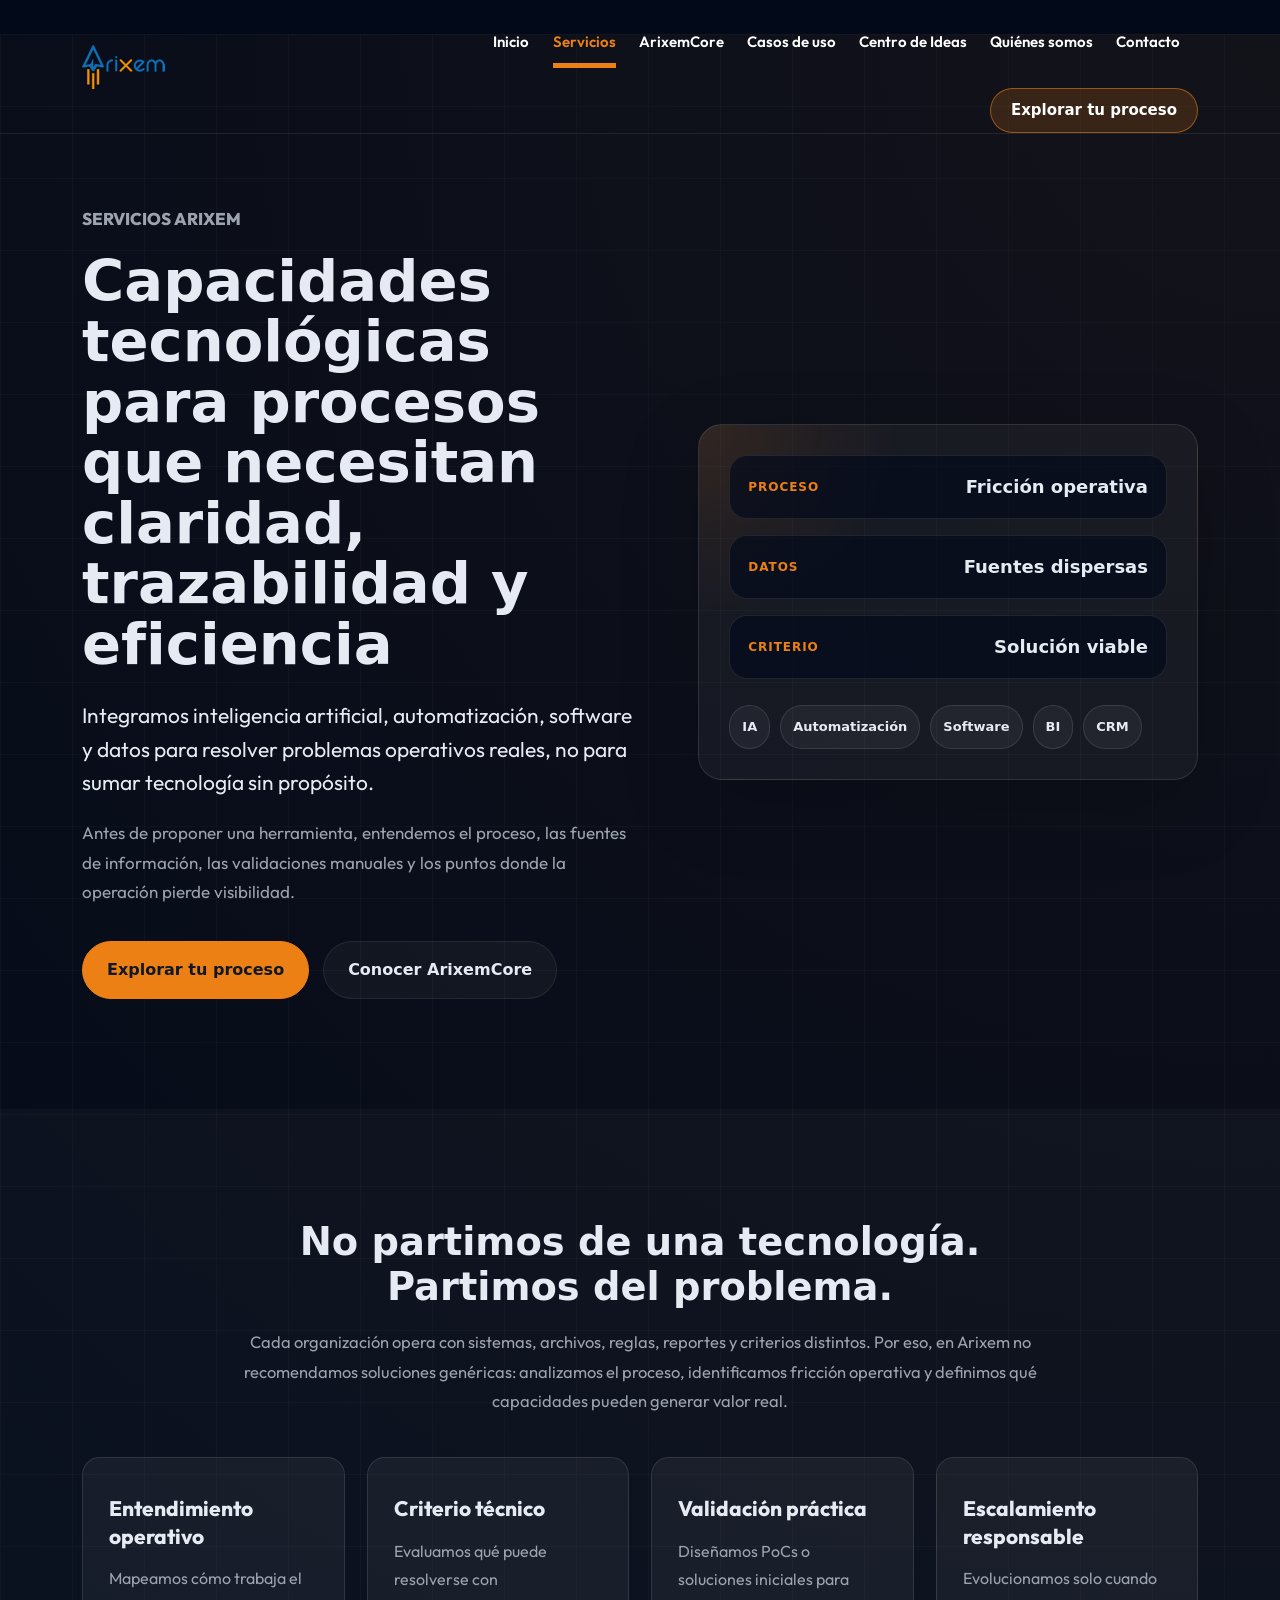
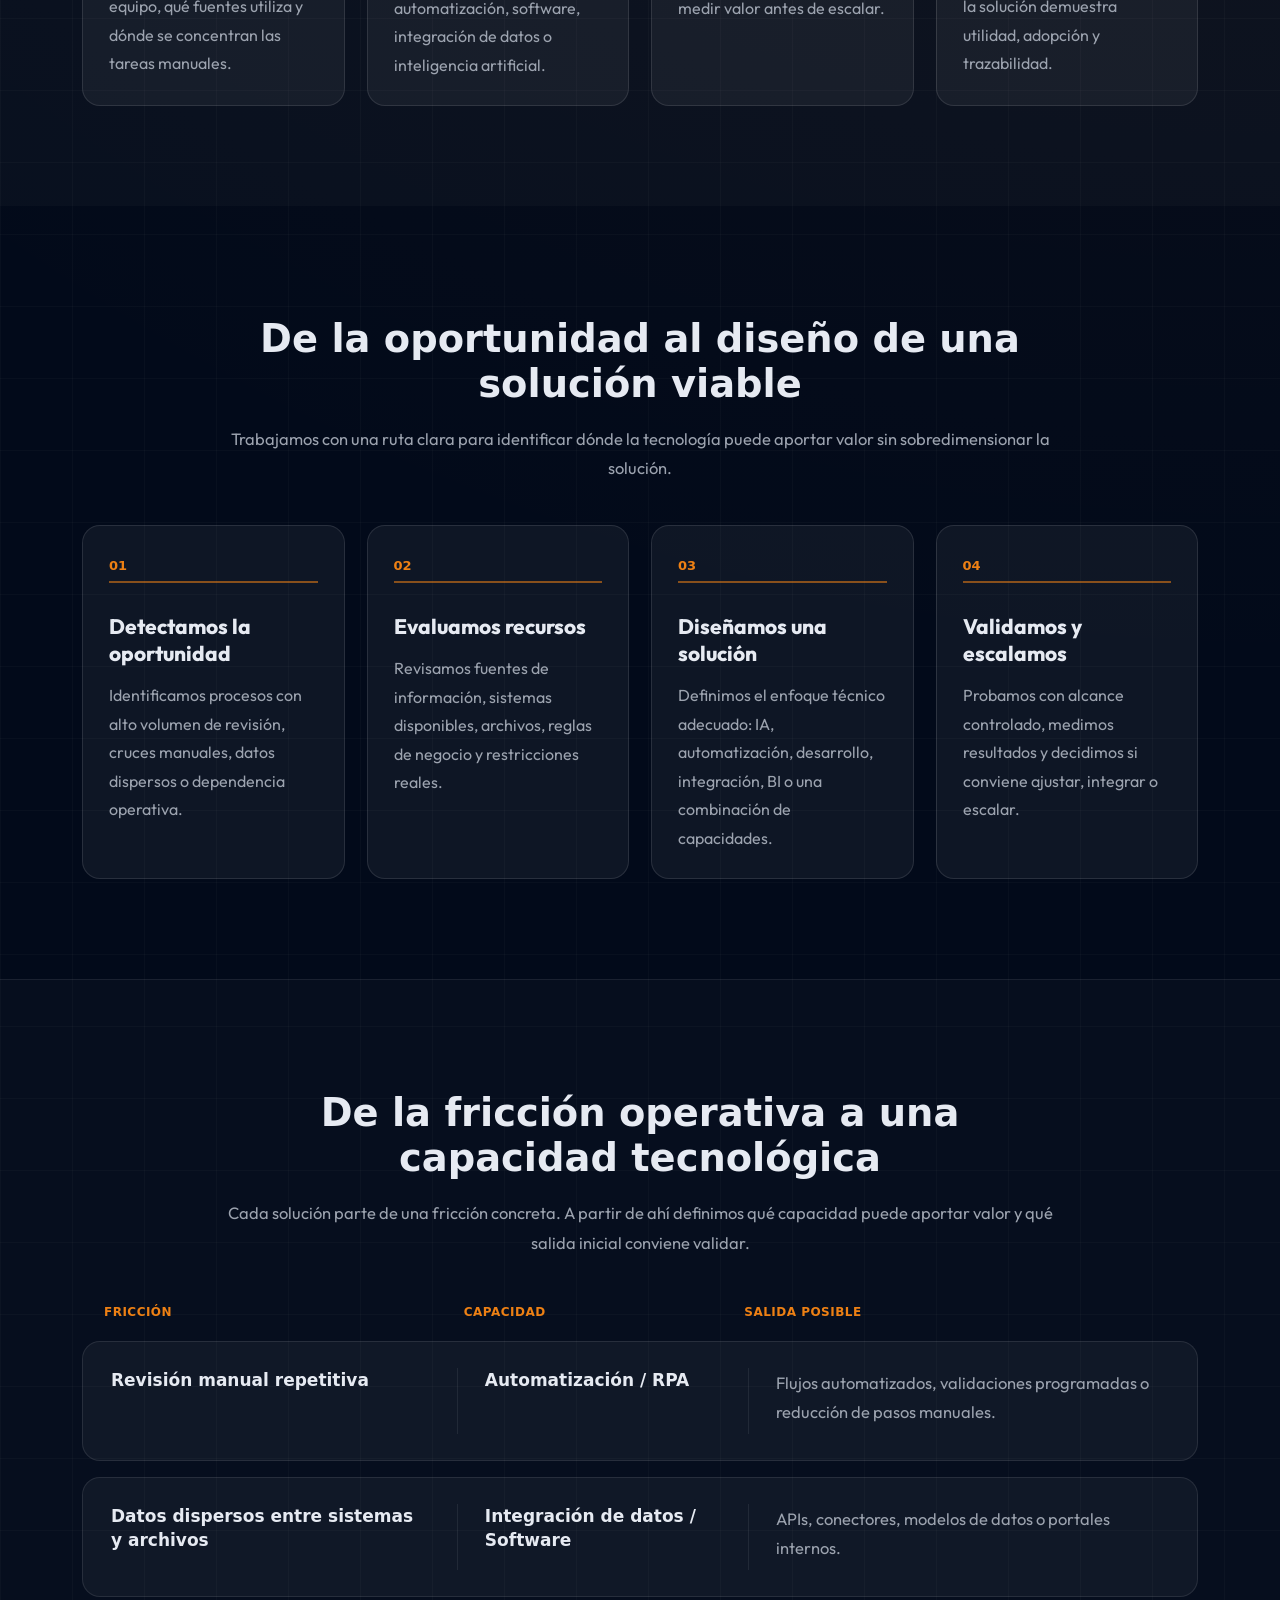
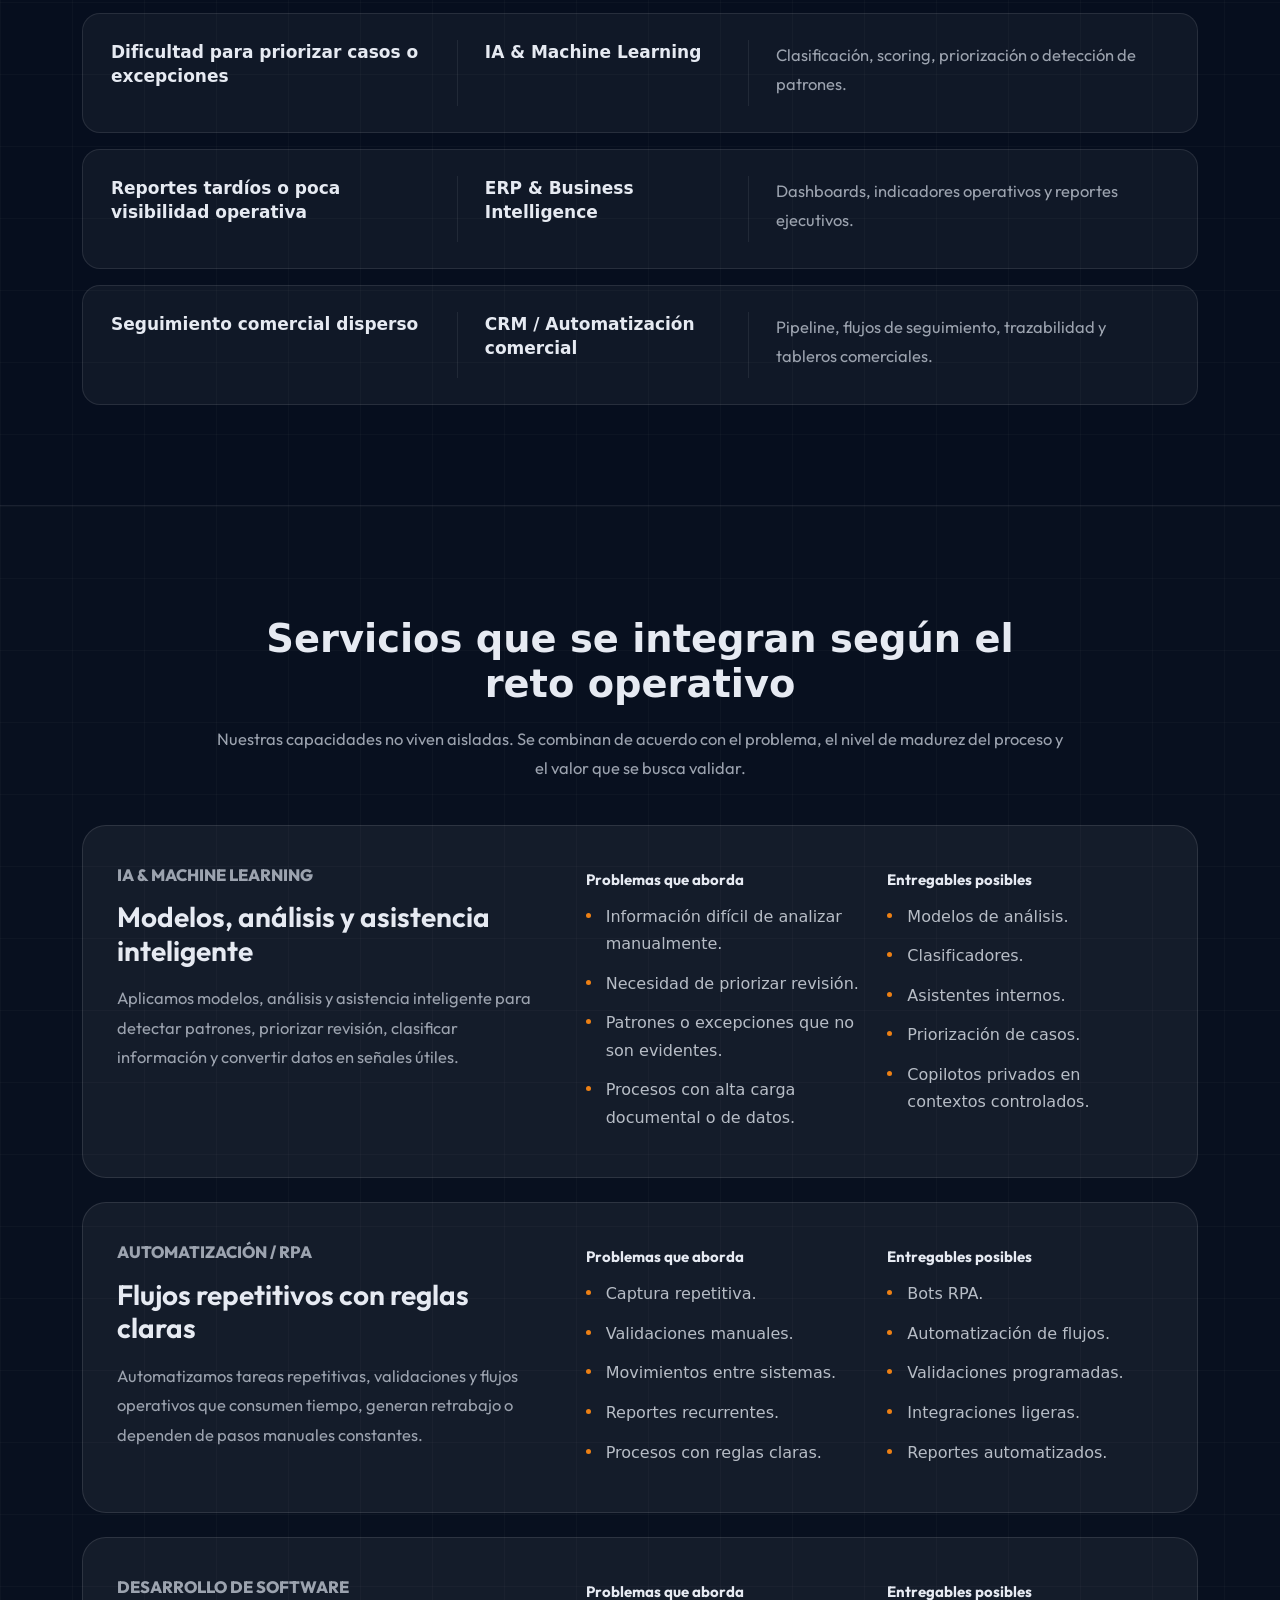
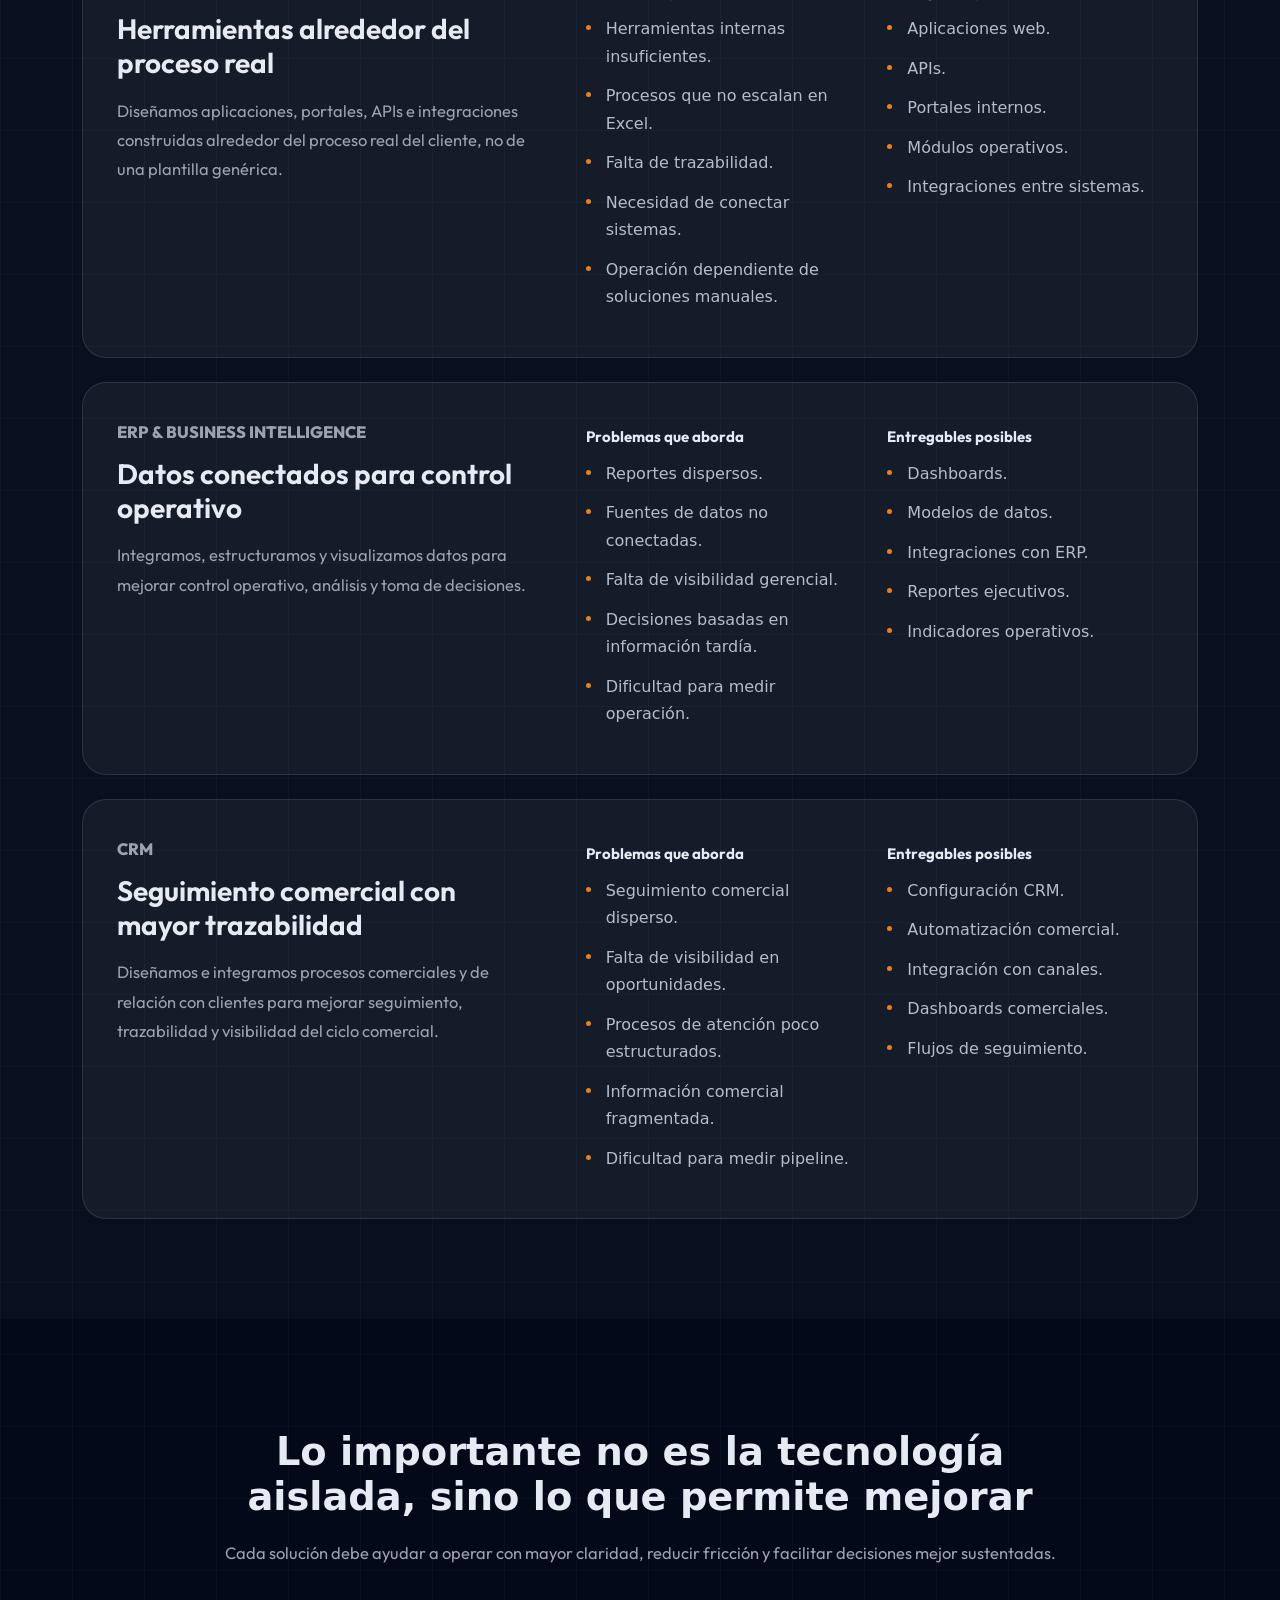
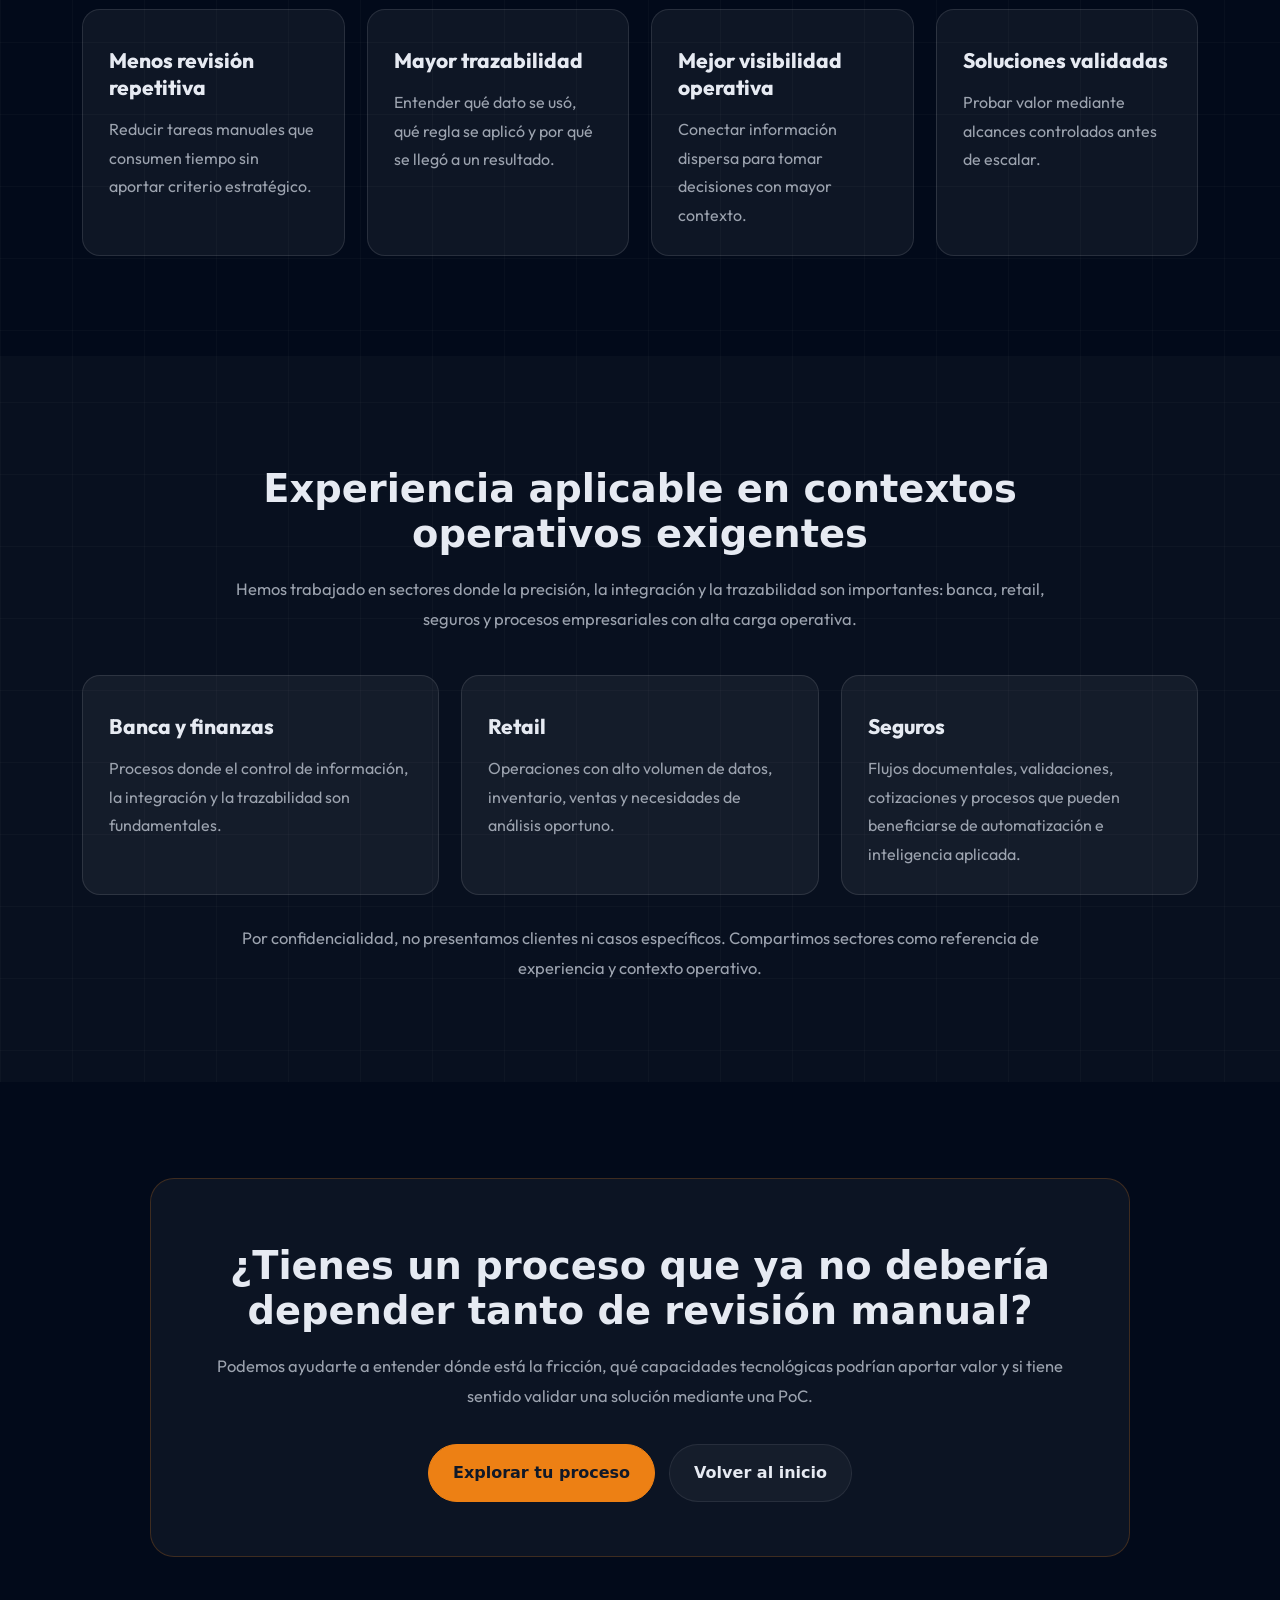
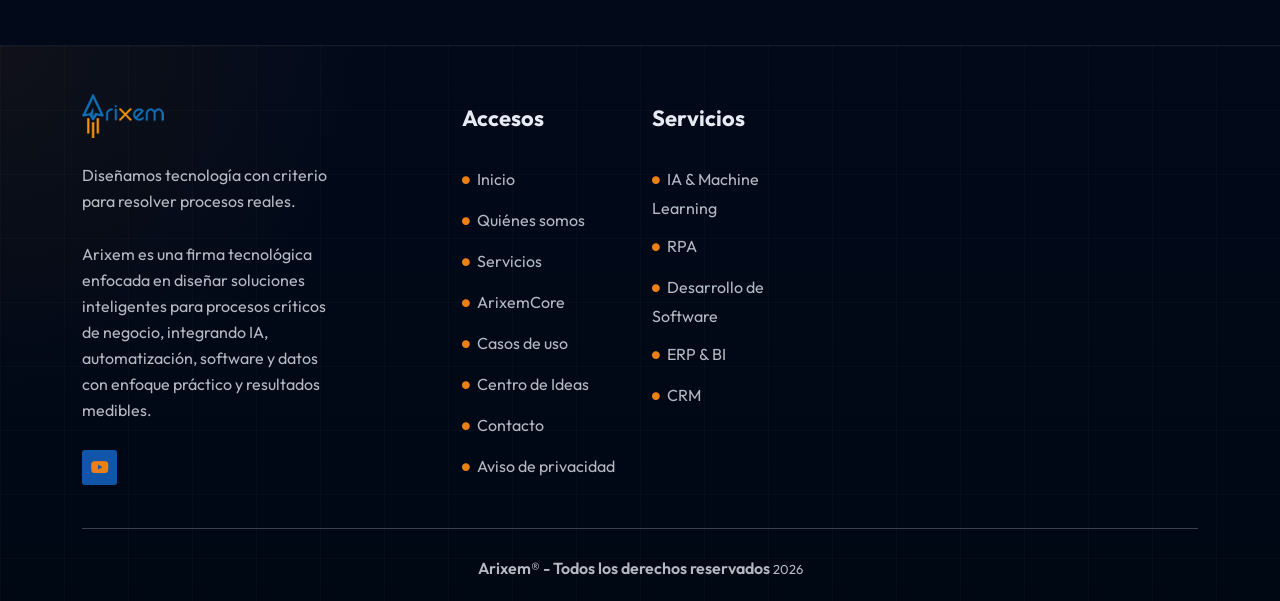
<file: service.html>
<!DOCTYPE html>
<html lang="es-MX">
    <head>
        <meta charset="UTF-8" />
        <meta http-equiv="x-ua-compatible" content="ie=edge" />
        <title>Arixem | Servicios tecnológicos para procesos críticos</title>
        <meta
            name="description"
            content="Arixem integra IA, automatización, software, ERP, BI y CRM para diseñar soluciones tecnológicas aplicadas a procesos críticos de negocio, con enfoque práctico, trazabilidad y resultados medibles."
        />
        <meta name="viewport" content="width=device-width, initial-scale=1" />
        <meta property="og:title" content="Arixem | Servicios tecnológicos para procesos críticos" />
        <meta
            property="og:description"
            content="Arixem integra capacidades tecnológicas para resolver procesos complejos, datos dispersos y revisión manual con soluciones claras, trazables y medibles."
        />
        <meta property="og:type" content="website" />
        <meta property="og:url" content="https://www.arixem.com.mx/service.html" />
        <link rel="icon" type="image/png" sizes="56x56" href="assets/images/fav-icon/icon.png" />
        <link rel="stylesheet" href="assets/css/bootstrap.min.css" type="text/css" media="all" />
        <link rel="stylesheet" href="assets/css/owl.carousel.min.css" type="text/css" media="all" />
        <link rel="stylesheet" href="assets/css/animate.css" type="text/css" media="all" />
        <link rel="stylesheet" href="assets/css/animated-text.css" type="text/css" media="all" />
        <link rel="stylesheet" href="assets/css/all.min.css" type="text/css" media="all" />
        <link rel="stylesheet" href="assets/css/flaticon.css" type="text/css" media="all" />
        <link rel="stylesheet" href="assets/css/theme-default.css" type="text/css" media="all" />
        <link rel="stylesheet" href="assets/css/meanmenu.min.css" type="text/css" media="all" />
        <link rel="stylesheet" href="assets/css/owl.transitions.css" type="text/css" media="all" />
        <link rel="stylesheet" href="assets/css/bootstrap-icons.css" type="text/css" media="all" />
        <link rel="stylesheet" href="assets/css/style.css" type="text/css" media="all" />
        <link rel="stylesheet" href="assets/css/responsive.css" type="text/css" media="all" />
        <link rel="stylesheet" href="assets/css/scrollCue.css" type="text/css" media="all" />
        <link rel="stylesheet" href="assets/css/dark.css" type="text/css" media="all" />
    </head>

    <body class="arx-services">
        <div class="xs-sidebar-group info-group">
            <div class="xs-overlay xs-bg-black"></div>
            <div class="xs-sidebar-widget">
                <div class="sidebar-widget-container">
                    <div class="widget-heading">
                        <a href="#" class="close-side-widget" aria-label="Cerrar panel lateral">
                            <i class="far fa-times-circle"></i>
                        </a>
                    </div>
                    <div class="sidebar-textwidget">
                        <div class="sidebar-info-contents">
                            <div class="content-inner">
                                <div class="nav-logo">
                                    <a href="index.html"><img src="assets/images/home-1/f-logo.png" alt="Arixem" /></a>
                                </div>
                                <div class="content-box">
                                    <h2>Diseñamos tecnología con criterio</h2>
                                    <p class="text">
                                        Arixem ayuda a entender procesos críticos, identificar fricción operativa y
                                        validar soluciones aplicables con IA, automatización, software y datos.
                                    </p>
                                </div>
                                <div class="contact-info">
                                    <h2>Contacto</h2>
                                    <ul class="list-style-one">
                                        <li><span class="icon flaticon-email"></span>contacto@arixem.com.mx</li>
                                        <li>
                                            <span><i class="bi bi-telephone-inbound"></i></span>(+52) 55-8000-8348
                                        </li>
                                        <li>
                                            <span><i class="bi bi-geo-alt"></i></span>Javier Barros Sierra 540 Torre 1
                                            Piso 5, Santa Fe, Ciudad de México.
                                        </li>
                                        <li>
                                            <span><i class="bi bi-clock"></i></span>Lunes a Viernes: 09.00 a 18.00
                                        </li>
                                    </ul>
                                </div>
                                <ul class="social-box">
                                    <li class="youtube">
                                        <!-- TODO: validar si el canal de YouTube se actualizará a la marca pública Arixem -->
                                        <a
                                            href="https://www.youtube.com/@arixemtechnologies"
                                            target="_blank"
                                            rel="noopener noreferrer"
                                            class="fab fa-youtube"
                                            aria-label="YouTube de Arixem"
                                        ></a>
                                    </li>
                                </ul>
                            </div>
                        </div>
                    </div>
                </div>
            </div>
        </div>

        <div id="sticky-header" class="Technology_nav_manu">
            <div class="container">
                <div class="row align-items-center">
                    <div class="col-lg-2">
                        <div class="logo">
                            <a class="logo_img" href="index.html" title="Arixem">
                                <img src="assets/images/home-1/main-logo.png" alt="Arixem" />
                            </a>
                            <a class="main_sticky" href="index.html" title="Arixem">
                                <img src="assets/images/home-1/main-logo.png" alt="Arixem" />
                            </a>
                        </div>
                    </div>
                    <div class="col-lg-10">
                        <nav class="Technology_menu">
                            <ul class="nav_scroll">
                                <li><a href="index.html">Inicio</a></li>
                                <li><a href="service.html" class="active" aria-current="page">Servicios</a></li>
                                <li><a href="https://www.arixemcore.com/">ArixemCore</a></li>
                                <li><a href="cases.html">Casos de uso</a></li>
                                <li><a href="ideas.html">Centro de Ideas</a></li>
                                <li><a href="about.html">Quiénes somos</a></li>
                                <li><a href="contact.html">Contacto</a></li>
                            </ul>
                            <a class="arx-nav-cta" href="contact.html">Explorar tu proceso</a>
                            <div class="searchs-box-btn searchs-box-outer">
                                <div class="nav-btn navSidebar-btn">
                                    <a href="#" aria-label="Abrir panel lateral"><i class="fas fa-bars"></i></a>
                                </div>
                            </div>
                        </nav>
                    </div>
                </div>
            </div>
        </div>

        <div class="mobile-menu-area sticky d-sm-block d-md-block d-lg-none">
            <div class="mobile-menu">
                <nav class="Technology_menu">
                    <ul class="nav_scroll">
                        <li><a href="index.html">Inicio</a></li>
                        <li><a href="service.html" class="active" aria-current="page">Servicios</a></li>
                        <li><a href="https://www.arixemcore.com/">ArixemCore</a></li>
                        <li><a href="cases.html">Casos de uso</a></li>
                        <li><a href="ideas.html">Centro de Ideas</a></li>
                        <li><a href="about.html">Quiénes somos</a></li>
                        <li><a href="contact.html">Contacto</a></li>
                        <li><a href="contact.html">Explorar tu proceso</a></li>
                    </ul>
                </nav>
            </div>
        </div>

        <main>
            <section class="arx-services-hero">
                <div class="container">
                    <div class="arx-services-hero-grid">
                        <div class="arx-services-hero-copy">
                            <p class="arx-eyebrow">Servicios Arixem</p>
                            <h1>
                                Capacidades tecnológicas para procesos que necesitan claridad, trazabilidad y eficiencia
                            </h1>
                            <p class="arx-hero-lead">
                                Integramos inteligencia artificial, automatización, software y datos para resolver
                                problemas operativos reales, no para sumar tecnología sin propósito.
                            </p>
                            <p>
                                Antes de proponer una herramienta, entendemos el proceso, las fuentes de información, las
                                validaciones manuales y los puntos donde la operación pierde visibilidad.
                            </p>
                            <div class="arx-actions">
                                <a class="arx-btn arx-btn-primary" href="contact.html">Explorar tu proceso</a>
                                <a class="arx-btn arx-btn-secondary" href="https://www.arixemcore.com/"
                                    >Conocer ArixemCore</a
                                >
                            </div>
                        </div>
                        <div class="arx-services-hero-panel" aria-label="Capacidades integradas">
                            <div class="arx-services-signal">
                                <span>Proceso</span>
                                <strong>Fricción operativa</strong>
                            </div>
                            <div class="arx-services-signal">
                                <span>Datos</span>
                                <strong>Fuentes dispersas</strong>
                            </div>
                            <div class="arx-services-signal">
                                <span>Criterio</span>
                                <strong>Solución viable</strong>
                            </div>
                            <div class="arx-services-capability-map">
                                <span>IA</span>
                                <span>Automatización</span>
                                <span>Software</span>
                                <span>BI</span>
                                <span>CRM</span>
                            </div>
                        </div>
                    </div>
                </div>
            </section>

            <section class="arx-section arx-section-muted">
                <div class="container">
                    <div class="arx-section-head">
                        <h2>No partimos de una tecnología. Partimos del problema.</h2>
                        <p>
                            Cada organización opera con sistemas, archivos, reglas, reportes y criterios distintos. Por
                            eso, en Arixem no recomendamos soluciones genéricas: analizamos el proceso, identificamos
                            fricción operativa y definimos qué capacidades pueden generar valor real.
                        </p>
                    </div>
                    <div class="arx-card-grid arx-card-grid-4">
                        <article class="arx-card">
                            <h3>Entendimiento operativo</h3>
                            <p>
                                Mapeamos cómo trabaja el equipo, qué fuentes utiliza y dónde se concentran las tareas
                                manuales.
                            </p>
                        </article>
                        <article class="arx-card">
                            <h3>Criterio técnico</h3>
                            <p>
                                Evaluamos qué puede resolverse con automatización, software, integración de datos o
                                inteligencia artificial.
                            </p>
                        </article>
                        <article class="arx-card">
                            <h3>Validación práctica</h3>
                            <p>Diseñamos PoCs o soluciones iniciales para medir valor antes de escalar.</p>
                        </article>
                        <article class="arx-card">
                            <h3>Escalamiento responsable</h3>
                            <p>Evolucionamos solo cuando la solución demuestra utilidad, adopción y trazabilidad.</p>
                        </article>
                    </div>
                </div>
            </section>

            <section class="arx-section">
                <div class="container">
                    <div class="arx-section-head">
                        <h2>De la oportunidad al diseño de una solución viable</h2>
                        <p>
                            Trabajamos con una ruta clara para identificar dónde la tecnología puede aportar valor sin
                            sobredimensionar la solución.
                        </p>
                    </div>
                    <div class="arx-method-grid">
                        <article class="arx-method-step">
                            <span>01</span>
                            <h3>Detectamos la oportunidad</h3>
                            <p>
                                Identificamos procesos con alto volumen de revisión, cruces manuales, datos dispersos o
                                dependencia operativa.
                            </p>
                        </article>
                        <article class="arx-method-step">
                            <span>02</span>
                            <h3>Evaluamos recursos</h3>
                            <p>
                                Revisamos fuentes de información, sistemas disponibles, archivos, reglas de negocio y
                                restricciones reales.
                            </p>
                        </article>
                        <article class="arx-method-step">
                            <span>03</span>
                            <h3>Diseñamos una solución</h3>
                            <p>
                                Definimos el enfoque técnico adecuado: IA, automatización, desarrollo, integración, BI o
                                una combinación de capacidades.
                            </p>
                        </article>
                        <article class="arx-method-step">
                            <span>04</span>
                            <h3>Validamos y escalamos</h3>
                            <p>
                                Probamos con alcance controlado, medimos resultados y decidimos si conviene ajustar,
                                integrar o escalar.
                            </p>
                        </article>
                    </div>
                </div>
            </section>

            <section class="arx-section arx-services-friction-section">
                <div class="container">
                    <div class="arx-section-head">
                        <h2>De la fricción operativa a una capacidad tecnológica</h2>
                        <p>
                            Cada solución parte de una fricción concreta. A partir de ahí definimos qué capacidad puede
                            aportar valor y qué salida inicial conviene validar.
                        </p>
                    </div>
                    <div class="arx-services-friction-matrix" aria-label="Fricción operativa, capacidad Arixem y salida posible">
                        <div class="arx-services-friction-head" aria-hidden="true">
                            <span>Fricción</span>
                            <span>Capacidad</span>
                            <span>Salida posible</span>
                        </div>
                        <article class="arx-services-friction-row">
                            <div class="arx-services-friction-cell">
                                <span>Fricción</span>
                                <strong>Revisión manual repetitiva</strong>
                            </div>
                            <div class="arx-services-friction-cell">
                                <span>Capacidad</span>
                                <strong>Automatización / RPA</strong>
                            </div>
                            <div class="arx-services-friction-cell">
                                <span>Salida posible</span>
                                <p>Flujos automatizados, validaciones programadas o reducción de pasos manuales.</p>
                            </div>
                        </article>
                        <article class="arx-services-friction-row">
                            <div class="arx-services-friction-cell">
                                <span>Fricción</span>
                                <strong>Datos dispersos entre sistemas y archivos</strong>
                            </div>
                            <div class="arx-services-friction-cell">
                                <span>Capacidad</span>
                                <strong>Integración de datos / Software</strong>
                            </div>
                            <div class="arx-services-friction-cell">
                                <span>Salida posible</span>
                                <p>APIs, conectores, modelos de datos o portales internos.</p>
                            </div>
                        </article>
                        <article class="arx-services-friction-row">
                            <div class="arx-services-friction-cell">
                                <span>Fricción</span>
                                <strong>Dificultad para priorizar casos o excepciones</strong>
                            </div>
                            <div class="arx-services-friction-cell">
                                <span>Capacidad</span>
                                <strong>IA & Machine Learning</strong>
                            </div>
                            <div class="arx-services-friction-cell">
                                <span>Salida posible</span>
                                <p>Clasificación, scoring, priorización o detección de patrones.</p>
                            </div>
                        </article>
                        <article class="arx-services-friction-row">
                            <div class="arx-services-friction-cell">
                                <span>Fricción</span>
                                <strong>Reportes tardíos o poca visibilidad operativa</strong>
                            </div>
                            <div class="arx-services-friction-cell">
                                <span>Capacidad</span>
                                <strong>ERP & Business Intelligence</strong>
                            </div>
                            <div class="arx-services-friction-cell">
                                <span>Salida posible</span>
                                <p>Dashboards, indicadores operativos y reportes ejecutivos.</p>
                            </div>
                        </article>
                        <article class="arx-services-friction-row">
                            <div class="arx-services-friction-cell">
                                <span>Fricción</span>
                                <strong>Seguimiento comercial disperso</strong>
                            </div>
                            <div class="arx-services-friction-cell">
                                <span>Capacidad</span>
                                <strong>CRM / Automatización comercial</strong>
                            </div>
                            <div class="arx-services-friction-cell">
                                <span>Salida posible</span>
                                <p>Pipeline, flujos de seguimiento, trazabilidad y tableros comerciales.</p>
                            </div>
                        </article>
                    </div>
                </div>
            </section>

            <section class="arx-section arx-section-muted">
                <div class="container">
                    <div class="arx-section-head">
                        <h2>Servicios que se integran según el reto operativo</h2>
                        <p>
                            Nuestras capacidades no viven aisladas. Se combinan de acuerdo con el problema, el nivel de
                            madurez del proceso y el valor que se busca validar.
                        </p>
                    </div>
                    <div class="arx-services-capabilities">
                        <article class="arx-service-capability">
                            <div>
                                <p class="arx-eyebrow">IA & Machine Learning</p>
                                <h3>Modelos, análisis y asistencia inteligente</h3>
                                <p>
                                    Aplicamos modelos, análisis y asistencia inteligente para detectar patrones,
                                    priorizar revisión, clasificar información y convertir datos en señales útiles.
                                </p>
                            </div>
                            <div class="arx-service-columns">
                                <div>
                                    <h4>Problemas que aborda</h4>
                                    <ul>
                                        <li>Información difícil de analizar manualmente.</li>
                                        <li>Necesidad de priorizar revisión.</li>
                                        <li>Patrones o excepciones que no son evidentes.</li>
                                        <li>Procesos con alta carga documental o de datos.</li>
                                    </ul>
                                </div>
                                <div>
                                    <h4>Entregables posibles</h4>
                                    <ul>
                                        <li>Modelos de análisis.</li>
                                        <li>Clasificadores.</li>
                                        <li>Asistentes internos.</li>
                                        <li>Priorización de casos.</li>
                                        <li>Copilotos privados en contextos controlados.</li>
                                    </ul>
                                </div>
                            </div>
                        </article>

                        <article class="arx-service-capability">
                            <div>
                                <p class="arx-eyebrow">Automatización / RPA</p>
                                <h3>Flujos repetitivos con reglas claras</h3>
                                <p>
                                    Automatizamos tareas repetitivas, validaciones y flujos operativos que consumen
                                    tiempo, generan retrabajo o dependen de pasos manuales constantes.
                                </p>
                            </div>
                            <div class="arx-service-columns">
                                <div>
                                    <h4>Problemas que aborda</h4>
                                    <ul>
                                        <li>Captura repetitiva.</li>
                                        <li>Validaciones manuales.</li>
                                        <li>Movimientos entre sistemas.</li>
                                        <li>Reportes recurrentes.</li>
                                        <li>Procesos con reglas claras.</li>
                                    </ul>
                                </div>
                                <div>
                                    <h4>Entregables posibles</h4>
                                    <ul>
                                        <li>Bots RPA.</li>
                                        <li>Automatización de flujos.</li>
                                        <li>Validaciones programadas.</li>
                                        <li>Integraciones ligeras.</li>
                                        <li>Reportes automatizados.</li>
                                    </ul>
                                </div>
                            </div>
                        </article>

                        <article class="arx-service-capability">
                            <div>
                                <p class="arx-eyebrow">Desarrollo de software</p>
                                <h3>Herramientas alrededor del proceso real</h3>
                                <p>
                                    Diseñamos aplicaciones, portales, APIs e integraciones construidas alrededor del
                                    proceso real del cliente, no de una plantilla genérica.
                                </p>
                            </div>
                            <div class="arx-service-columns">
                                <div>
                                    <h4>Problemas que aborda</h4>
                                    <ul>
                                        <li>Herramientas internas insuficientes.</li>
                                        <li>Procesos que no escalan en Excel.</li>
                                        <li>Falta de trazabilidad.</li>
                                        <li>Necesidad de conectar sistemas.</li>
                                        <li>Operación dependiente de soluciones manuales.</li>
                                    </ul>
                                </div>
                                <div>
                                    <h4>Entregables posibles</h4>
                                    <ul>
                                        <li>Aplicaciones web.</li>
                                        <li>APIs.</li>
                                        <li>Portales internos.</li>
                                        <li>Módulos operativos.</li>
                                        <li>Integraciones entre sistemas.</li>
                                    </ul>
                                </div>
                            </div>
                        </article>

                        <article class="arx-service-capability">
                            <div>
                                <p class="arx-eyebrow">ERP & Business Intelligence</p>
                                <h3>Datos conectados para control operativo</h3>
                                <p>
                                    Integramos, estructuramos y visualizamos datos para mejorar control operativo,
                                    análisis y toma de decisiones.
                                </p>
                            </div>
                            <div class="arx-service-columns">
                                <div>
                                    <h4>Problemas que aborda</h4>
                                    <ul>
                                        <li>Reportes dispersos.</li>
                                        <li>Fuentes de datos no conectadas.</li>
                                        <li>Falta de visibilidad gerencial.</li>
                                        <li>Decisiones basadas en información tardía.</li>
                                        <li>Dificultad para medir operación.</li>
                                    </ul>
                                </div>
                                <div>
                                    <h4>Entregables posibles</h4>
                                    <ul>
                                        <li>Dashboards.</li>
                                        <li>Modelos de datos.</li>
                                        <li>Integraciones con ERP.</li>
                                        <li>Reportes ejecutivos.</li>
                                        <li>Indicadores operativos.</li>
                                    </ul>
                                </div>
                            </div>
                        </article>

                        <article class="arx-service-capability">
                            <div>
                                <p class="arx-eyebrow">CRM</p>
                                <h3>Seguimiento comercial con mayor trazabilidad</h3>
                                <p>
                                    Diseñamos e integramos procesos comerciales y de relación con clientes para mejorar
                                    seguimiento, trazabilidad y visibilidad del ciclo comercial.
                                </p>
                            </div>
                            <div class="arx-service-columns">
                                <div>
                                    <h4>Problemas que aborda</h4>
                                    <ul>
                                        <li>Seguimiento comercial disperso.</li>
                                        <li>Falta de visibilidad en oportunidades.</li>
                                        <li>Procesos de atención poco estructurados.</li>
                                        <li>Información comercial fragmentada.</li>
                                        <li>Dificultad para medir pipeline.</li>
                                    </ul>
                                </div>
                                <div>
                                    <h4>Entregables posibles</h4>
                                    <ul>
                                        <li>Configuración CRM.</li>
                                        <li>Automatización comercial.</li>
                                        <li>Integración con canales.</li>
                                        <li>Dashboards comerciales.</li>
                                        <li>Flujos de seguimiento.</li>
                                    </ul>
                                </div>
                            </div>
                        </article>
                    </div>
                </div>
            </section>

            <section class="arx-section">
                <div class="container">
                    <div class="arx-section-head">
                        <h2>Lo importante no es la tecnología aislada, sino lo que permite mejorar</h2>
                        <p>
                            Cada solución debe ayudar a operar con mayor claridad, reducir fricción y facilitar
                            decisiones mejor sustentadas.
                        </p>
                    </div>
                    <div class="arx-card-grid arx-card-grid-4">
                        <article class="arx-card">
                            <h3>Menos revisión repetitiva</h3>
                            <p>Reducir tareas manuales que consumen tiempo sin aportar criterio estratégico.</p>
                        </article>
                        <article class="arx-card">
                            <h3>Mayor trazabilidad</h3>
                            <p>Entender qué dato se usó, qué regla se aplicó y por qué se llegó a un resultado.</p>
                        </article>
                        <article class="arx-card">
                            <h3>Mejor visibilidad operativa</h3>
                            <p>Conectar información dispersa para tomar decisiones con mayor contexto.</p>
                        </article>
                        <article class="arx-card">
                            <h3>Soluciones validadas</h3>
                            <p>Probar valor mediante alcances controlados antes de escalar.</p>
                        </article>
                    </div>
                </div>
            </section>

            <section class="arx-section arx-section-muted">
                <div class="container">
                    <div class="arx-section-head">
                        <h2>Experiencia aplicable en contextos operativos exigentes</h2>
                        <p>
                            Hemos trabajado en sectores donde la precisión, la integración y la trazabilidad son
                            importantes: banca, retail, seguros y procesos empresariales con alta carga operativa.
                        </p>
                    </div>
                    <div class="arx-card-grid arx-card-grid-3">
                        <article class="arx-card">
                            <h3>Banca y finanzas</h3>
                            <p>
                                Procesos donde el control de información, la integración y la trazabilidad son
                                fundamentales.
                            </p>
                        </article>
                        <article class="arx-card">
                            <h3>Retail</h3>
                            <p>Operaciones con alto volumen de datos, inventario, ventas y necesidades de análisis oportuno.</p>
                        </article>
                        <article class="arx-card">
                            <h3>Seguros</h3>
                            <p>
                                Flujos documentales, validaciones, cotizaciones y procesos que pueden beneficiarse de
                                automatización e inteligencia aplicada.
                            </p>
                        </article>
                    </div>
                    <p class="arx-services-note">
                        Por confidencialidad, no presentamos clientes ni casos específicos. Compartimos sectores como
                        referencia de experiencia y contexto operativo.
                    </p>
                </div>
            </section>

            <section class="arx-final-cta">
                <div class="container">
                    <div class="arx-final-cta-inner">
                        <h2>¿Tienes un proceso que ya no debería depender tanto de revisión manual?</h2>
                        <p>
                            Podemos ayudarte a entender dónde está la fricción, qué capacidades tecnológicas podrían
                            aportar valor y si tiene sentido validar una solución mediante una PoC.
                        </p>
                        <div class="arx-actions arx-actions-center">
                            <a class="arx-btn arx-btn-primary" href="contact.html">Explorar tu proceso</a>
                            <a class="arx-btn arx-btn-secondary" href="index.html">Volver al inicio</a>
                        </div>
                    </div>
                </div>
            </section>
        </main>

        <div class="footer-area">
            <div class="container">
                <div class="row">
                    <div class="col-lg-4 col-md-6">
                        <div class="footer-widget-contact">
                            <div class="footer-widget-logo">
                                <a href="index.html"><img src="assets/images/home-1/f-logo.png" alt="Arixem" /></a>
                            </div>
                            <div class="footer-disc">
                                <p>Diseñamos tecnología con criterio para resolver procesos reales.</p>
                                <p>
                                    Arixem es una firma tecnológica enfocada en diseñar soluciones inteligentes para
                                    procesos críticos de negocio, integrando IA, automatización, software y datos con
                                    enfoque práctico y resultados medibles.
                                </p>
                            </div>
                            <div class="footer_icon">
                                <!-- TODO: validar si el canal de YouTube se actualizará a la marca pública Arixem -->
                                <a
                                    href="https://www.youtube.com/@arixemtechnologies"
                                    target="_blank"
                                    rel="noopener noreferrer"
                                    aria-label="YouTube de Arixem"
                                    ><i class="fab fa-youtube"></i
                                ></a>
                            </div>
                        </div>
                    </div>
                    <div class="col-lg-2 col-md-6">
                        <div class="footer-widget-content">
                            <div class="footer-widget-title">
                                <h4>Accesos</h4>
                            </div>
                            <div class="footer-widget-menu">
                                <ul>
                                    <li>
                                        <a href="index.html"><span><i class="fas fa-circle"></i></span>Inicio</a>
                                    </li>
                                    <li>
                                        <a href="about.html"><span><i class="fas fa-circle"></i></span>Quiénes somos</a>
                                    </li>
                                    <li>
                                        <a href="service.html"><span><i class="fas fa-circle"></i></span>Servicios</a>
                                    </li>
                                    <li>
                                        <a href="https://www.arixemcore.com/">
                                            <span><i class="fas fa-circle"></i></span>ArixemCore</a
                                        >
                                    </li>
                                    <li>
                                        <a href="cases.html"><span><i class="fas fa-circle"></i></span>Casos de uso</a>
                                    </li>
                                    <li>
                                        <a href="ideas.html"><span><i class="fas fa-circle"></i></span>Centro de Ideas</a>
                                    </li>
                                    <li>
                                        <a href="contact.html"><span><i class="fas fa-circle"></i></span>Contacto</a>
                                    </li>
                                    <li>
                                        <a
                                            href="https://www.arixem.com.mx/documentos/aviso_priv_final.pdf"
                                            target="_blank"
                                            rel="noopener noreferrer"
                                        >
                                            <span><i class="fas fa-circle"></i></span>Aviso de privacidad</a
                                        >
                                    </li>
                                </ul>
                            </div>
                        </div>
                    </div>
                    <div class="col-lg-2 col-md-6">
                        <div class="footer-widget-content">
                            <div class="footer-widget-title">
                                <h4>Servicios</h4>
                            </div>
                            <div class="footer-widget-menu">
                                <ul>
                                    <li>
                                        <a href="service.html" class="link-service">
                                            <span><i class="fas fa-circle"></i></span>IA & Machine Learning</a
                                        >
                                    </li>
                                    <li>
                                        <a href="service.html" class="link-service">
                                            <span><i class="fas fa-circle"></i></span>RPA</a
                                        >
                                    </li>
                                    <li>
                                        <a href="service.html" class="link-service">
                                            <span><i class="fas fa-circle"></i></span>Desarrollo de Software</a
                                        >
                                    </li>
                                    <li>
                                        <a href="service.html" class="link-service">
                                            <span><i class="fas fa-circle"></i></span>ERP & BI</a
                                        >
                                    </li>
                                    <li>
                                        <a href="service.html" class="link-service">
                                            <span><i class="fas fa-circle"></i></span>CRM</a
                                        >
                                    </li>
                                </ul>
                            </div>
                        </div>
                    </div>
                </div>
                <hr />
                <div class="row">
                    <div class="col-md-12 text-center">
                        <div class="footer-bottom-content">
                            <h4>Arixem® - Todos los derechos reservados <i id="year" style="font-size: 13px"></i></h4>
                        </div>
                    </div>
                </div>
            </div>
        </div>

        <script src="assets/js/vendor/jquery-3.6.2.min.js"></script>
        <script src="assets/js/jquery.meanmenu.js"></script>
        <script src="assets/js/arx-site.js"></script>
        <script async src="https://www.googletagmanager.com/gtag/js?id=G-Q0LSPEP4LR"></script>
        <script>
            window.dataLayer = window.dataLayer || [];
            function gtag() {
                dataLayer.push(arguments);
            }
            gtag("js", new Date());
            gtag("config", "G-Q0LSPEP4LR");
        </script>
    </body>
</html>
</file>
<file: assets/css/flaticon.css>
/*
  	Flaticon icon font: Flaticon
  	Creation date: 01/08/2019 09:08
  	*/

@font-face {
  font-family: "Flaticon";
  src: url("../fonts/Flaticon.eot");
  src: url("../fonts/Flaticond41d.eot?#iefix") format("embedded-opentype"),
       url("../fonts/Flaticon.woff2") format("woff2"),
       url("../fonts/Flaticon.woff") format("woff"),
       url("../fonts/Flaticon.ttf") format("truetype"),
       url("../fonts/Flaticon.svg#Flaticon") format("svg");
  font-weight: normal;
  font-style: normal;
}

@media screen and (-webkit-min-device-pixel-ratio:0) {
  @font-face {
    font-family: "Flaticon";
    src: url("../fonts/Flaticon.svg#Flaticon") format("svg");
  }
}

[class^="flaticon-"]:before, [class*=" flaticon-"]:before,
[class^="flaticon-"]:after, [class*=" flaticon-"]:after {   
  font-family: Flaticon;
  font-size: inherit;
  font-style: normal;
}

.flaticon-report:before { content: "\f100"; }
.flaticon-clock:before { content: "\f101"; }
.flaticon-call:before { content: "\f102"; }
.flaticon-tourism:before { content: "\f103"; }
.flaticon-process:before { content: "\f104"; }
.flaticon-data:before { content: "\f105"; }
.flaticon-global:before { content: "\f106"; }
.flaticon-system:before { content: "\f107"; }
.flaticon-padlock:before { content: "\f108"; }
.flaticon-process-1:before { content: "\f109"; }
.flaticon-data-1:before { content: "\f10a"; }
.flaticon-work:before { content: "\f10b"; }
.flaticon-data-analytics:before { content: "\f10c"; }
.flaticon-chart:before { content: "\f10d"; }
.flaticon-algorithm:before { content: "\f10e"; }
.flaticon-data-2:before { content: "\f10f"; }
.flaticon-clock-1:before { content: "\f110"; }
.flaticon-microchip:before { content: "\f111"; }
.flaticon-server:before { content: "\f112"; }
.flaticon-24h:before { content: "\f113"; }
.flaticon-global-1:before { content: "\f114"; }
.flaticon-business-and-finance:before { content: "\f115"; }
.flaticon-space:before { content: "\f116"; }
.flaticon-information:before { content: "\f117"; }
.flaticon-privacy:before { content: "\f118"; }
.flaticon-alert:before { content: "\f119"; }
.flaticon-online-library:before { content: "\f11a"; }
.flaticon-info:before { content: "\f11b"; }
.flaticon-interaction:before { content: "\f11c"; }
.flaticon-mobile-app:before { content: "\f11d"; }
.flaticon-code:before { content: "\f11e"; }
.flaticon-developer:before { content: "\f11f"; }
.flaticon-intelligent:before { content: "\f120"; }
.flaticon-content:before { content: "\f121"; }
.flaticon-laptop:before { content: "\f122"; }
.flaticon-web:before { content: "\f123"; }
.flaticon-content-writing:before { content: "\f124"; }
.flaticon-computer:before { content: "\f125"; }
.flaticon-computer-1:before { content: "\f126"; }
.flaticon-graphic-design:before { content: "\f127"; }
.flaticon-analysis:before { content: "\f128"; }
.flaticon-bar-chart:before { content: "\f129"; }
.flaticon-analytics:before { content: "\f12a"; }
.flaticon-ui:before { content: "\f12b"; }
.flaticon-resume:before { content: "\f12c"; }
.flaticon-taxi:before { content: "\f12d"; }
.flaticon-online-shop:before { content: "\f12e"; }
.flaticon-smartphone:before { content: "\f12f"; }

.flaticon-next-1:before { content: "\f100"; }
.flaticon-back:before { content: "\f101"; }
.flaticon-next:before { content: "\f102"; }
.flaticon-back-1:before { content: "\f103"; }
.flaticon-respect:before { content: "\f104"; }
.flaticon-briefcase:before { content: "\f105"; }
.flaticon-graduation-hat:before { content: "\f106"; }
.flaticon-left-quote:before { content: "\f107"; }
.flaticon-aeroplane:before { content: "\f108"; }
.flaticon-jet:before { content: "\f109"; }
.flaticon-phone-call-1:before { content: "\f10a"; }
.flaticon-phone-call:before { content: "\f10b"; }
.flaticon-customer-service:before { content: "\f10c"; }
.flaticon-speech-bubble:before { content: "\f10d"; }
.flaticon-shopping-basket:before { content: "\f10e"; }
.flaticon-mail:before { content: "\f10f"; }
.flaticon-graph:before { content: "\f110"; }
.flaticon-compass:before { content: "\f111"; }
.flaticon-home:before { content: "\f112"; }
.flaticon-lifebuoy:before { content: "\f113"; }
.flaticon-time:before { content: "\f114"; }


.flaticon-artificial-intelligence:before { content: "\f100"; }
.flaticon-robotic-arm:before { content: "\f101"; }
.flaticon-ai:before { content: "\f102"; }
.flaticon-play-button:before { content: "\f103"; }
.flaticon-artificial-intelligence-1:before { content: "\f104"; }
.flaticon-automaton:before { content: "\f105"; }
.flaticon-brain:before { content: "\f106"; }
.flaticon-ai-1:before { content: "\f107"; }
.flaticon-artificial-intelligence-2:before { content: "\f108"; }
.flaticon-artificial-intelligence-3:before { content: "\f109"; }
.flaticon-mail:before { content: "\f10a"; }
.flaticon-machine-learning:before { content: "\f10b"; }
.flaticon-machine-learning-1:before { content: "\f10c"; }
.flaticon-code:before { content: "\f10d"; }
.flaticon-gps:before { content: "\f10e"; }
.flaticon-place:before { content: "\f10f"; }
.flaticon-phone:before { content: "\f110"; }
.flaticon-mail-1:before { content: "\f111"; }
.flaticon-artificial-intelligence-4:before { content: "\f112"; }
.flaticon-abc:before { content: "\f113"; }
.flaticon-contract:before { content: "\f114"; }
.flaticon-quote:before { content: "\f115"; }
.flaticon-business-and-finance:before { content: "\f116"; }
.flaticon-binary-code:before { content: "\f117"; }
.flaticon-database:before { content: "\f118"; }
.flaticon-font:before { content: "\f119"; }
.flaticon-speech-bubble:before { content: "\f11a"; }
.flaticon-face:before { content: "\f11b"; }
.flaticon-facial:before { content: "\f11c"; }
.flaticon-data:before { content: "\f11d"; }
.flaticon-facial-recognition:before { content: "\f11e"; }
.flaticon-right-arrow:before { content: "\f11f"; }
.flaticon-seo-and-web:before { content: "\f120"; }
.flaticon-encrypt:before { content: "\f121"; }
.flaticon-encrypt-1:before { content: "\f122"; }
.flaticon-data-encryption:before { content: "\f123"; }
.flaticon-tick:before { content: "\f124"; }
.flaticon-success:before { content: "\f125"; }
.flaticon-send:before { content: "\f126"; }
.flaticon-left-arrow:before { content: "\f127"; }
.flaticon-up-arrow:before { content: "\f128"; }
.flaticon-download-arrow:before { content: "\f129"; }
.flaticon-basket:before { content: "\f12a"; }
.flaticon-stylish-bag:before { content: "\f12b"; }
.flaticon-shopping-bag:before { content: "\f12c"; }
.flaticon-bag:before { content: "\f12d"; }
.flaticon-chat:before { content: "\f12e"; }
.flaticon-robotics:before { content: "\f12f"; }
.flaticon-qr:before { content: "\f130"; }
.flaticon-production:before { content: "\f131"; }
.flaticon-inclusion:before { content: "\f132"; }
.flaticon-feature:before { content: "\f133"; }
.flaticon-art-and-design:before { content: "\f134"; }
.flaticon-search:before { content: "\f135"; }
.flaticon-seo-and-web-1:before { content: "\f136"; }
.flaticon-phone-1:before { content: "\f137"; }
.flaticon-email:before { content: "\f138"; }
.flaticon-error:before { content: "\f139"; }
.flaticon-close:before { content: "\f13a"; }
.flaticon-gps-1:before { content: "\f13b"; }
.flaticon-cross-out:before { content: "\f13c"; }
.flaticon-woman-bag:before { content: "\f13d"; }
</file>
<file: assets/css/theme-default.css>
/*

font-family: 'Outfit', sans-serif;
*/
@import url('https://fonts.googleapis.com/css2?family=Outfit:wght@100;200;300;400;500;600;700;800;900&display=swap');
html,
body {
    overflow-x: hidden;
}

html {
    scroll-behavior: smooth;
}

body {
    font-size: 16px;
    line-height: 26px;
    color: #616161;
    font-weight: 400;
    text-align: left;
    font-family: 'Outfit', sans-serif;
}

p {
    font-size: 16px;
    line-height: 26px;
    color: #616161;
    font-weight: 400;
    font-family: 'Outfit', sans-serif;
}

h1,
h2,
h3,
h4,
h5,
h6 {
    color: #1e1e1e;
    font-family: 'Outfit', sans-serif;
    font-style: normal;
    margin-bottom: 0;
    margin-top: 11px;
    line-height: 1.2;
    font-weight: 600;
    -webkit-transition: .5s;
    transition: .5s;
    font-size: 36px;
}

a {
    -webkit-transition: all 0.3s ease-out 0s;
    transition: all 0.3s ease-out 0s;
}

a {
    color: #012549;
    text-decoration: none;
}

a:focus,
.btn:focus {
    text-decoration: none;
    outline: none;
}

a:focus,
a:hover {
    text-decoration: none;
    text-decoration: none;
}

.uppercase {
    text-transform: uppercase;
}

.capitalize {
    text-transform: capitalize;
}

h1 a,
h2 a,
h3 a,
h4 a,
h5 a,
h6 a {
    color: inherit;
    -webkit-transition: .5s;
    transition: .5s;
}

h1 {
    font-size: 50px;
}

h2 {
    font-size: 35px;

}

h3 {
    font-size: 30px;
}

h4 {
    font-size: 24px;
}

h5 {
    font-size: 20px;
}

h6 {
    font-size: 18px;
}

.white h1,
.white h2,
.white h3,
.white h4,
.white h5,
.white h6 {
    color: #fff;
}

.white p {
    color: #fff;
}

.white i {
    color: #fff;
}

ul {
    margin: 0px;
    padding: 0px;
}



ul {
    margin: 0;

    padding: 0;
}



input:focus,
button:focus {
    border-color: rgb(21, 144, 202);
    outline-color: rgb(21, 144, 202);
    border: 1px solid rgb(21, 144, 202);
}

textarea:focus {
    border-color: rgb(21, 144, 202);
    outline-color: rgb(21, 144, 202);
}

hr {
    margin: 4px 0 15px;
    padding: 0px;
    border-bottom: 1px solid #eceff8;
    border-top: 0px;
}

hr.style-2 {
    border-bottom: 1px dashed #f10;
}

hr.mp-0 {
    margin: 0;
    border-bottom: 1px solid #eceff8;
}

hr.mtb-40 {
    margin: 40px 0;
    border-bottom: 1px solid #eceff8;
    border-top: 0px;
}

label {
    color: #fff;
    cursor: pointer;
    font-size: 14px;
    font-weight: 400;
}

a,
i,
cite,
em,
var,
address,
dfn,
ol,
li,
ul {
    font-style: normal;
    font-weight: 400;
    list-style: none;
}

/* Default Background */
.bg_color {
    background: #43baff;
}

.bg_color2 {
    background: #211e3b !important;
}

.white_bg {
    background: #fff;
}

.bg_fixed {
    background-attachment: fixed;
}

.bg_before {
    position: relative;
}

.bg_before:before {
    position: absolute;
    content: "";
    left: 0;
    top: 0;
    height: 100%;
    width: 100%;
    background: rgba(12, 90, 219, 0.3);
}

.nagative_mb {
    position: relative;
    margin-bottom: -180px;
    z-index: 1;
}


*::-moz-selection {
    background: #4fc1f0;
    color: #454545;
    text-shadow: none;
}

::-moz-selection {
    background: #4fc1f0;
    color: #454545;
    text-shadow: none;
}

::selection {
    background: #4fc1f0;
    color: #454545;
    text-shadow: none;
}

::placeholder {
    color: #454545;
    font-size: 16px;
}

::-webkit-input-placeholder {
    /* Chrome/Opera/Safari */

    color: #454545;
}

::-moz-placeholder {
    /* Firefox 19+ */
    color: #454545;
}

:-ms-input-placeholder {
    /* IE 10+ */

    color: #454545;
}

:-moz-placeholder {
    /* Firefox 18- */

    color: #454545;
}

/* Contact Area */
.counter_area ::-moz-selection {
    color: #001d23;
    text-shadow: none;
}

.contact_area ::-moz-selection {
    color: #001d23;
    text-shadow: none;
}

.contact_area ::selection {
    color: #001d23;
    text-shadow: none;
}

.contact_area ::placeholder {
    color: #001d23;
    font-size: 16px;
}

.contact_area ::-webkit-input-placeholder {
    /* Chrome/Opera/Safari */
    color: #001d23;
}

.contact_area ::-moz-placeholder {
    /* Firefox 19+ */
    color: #001d23;
}

.contact_area :-ms-input-placeholder {
    /* IE 10+ */
    color: #001d23;
}

.contact_area :-moz-placeholder {
    /* Firefox 18- */
    color: #001d23;
}

.blog_reply ::-moz-selection {
    color: #151948;
}

.blog_reply ::-moz-selection {
    color: #151948;
}

.blog_reply ::selection {
    color: #151948;
}

.blog_reply::placeholder {
    color: #151948;
}

.blog_reply ::-webkit-input-placeholder {
    /* Chrome/Opera/Safari */
    color: #151948;
}

.blog_reply ::-moz-placeholder {
    /* Firefox 19+ */
    color: #151948;
}

.blog_reply :-ms-input-placeholder {
    /* IE 10+ */
    color: #151948;
}

.blog_reply :-moz-placeholder {
    /* Firefox 18- */
    color: #151948;
}

/* Padding Top Css */
.pt-350 {
    padding-top: 350px;
}

.pt-300 {
    padding-top: 300px;
}

.pt-280 {
    padding-top: 280px;
}

.pt-250 {
    padding-top: 250px;
}

.pt-200 {
    padding-top: 200px;
}

.pt-190 {
    padding-top: 190px;
}

.pt-180 {
    padding-top: 180px;
}

.pt-170 {
    padding-top: 170px;
}

.pt-160 {
    padding-top: 160px;
}

.pt-150 {
    padding-top: 150px;
}

.pt-140 {
    padding-top: 140px;
}

.pt-130 {
    padding-top: 130px;
}

.pt-120 {
    padding-top: 120px;
}

.pt-115 {
    padding-top: 115px;
}

.pt-110 {
    padding-top: 110px;
}

.pt-100 {
    padding-top: 100px;
}

.pt-95 {
    padding-top: 95px;
}

.pt-90 {
    padding-top: 90px;
}

.pt-85 {
    padding-top: 85px;
}

.pt-80 {
    padding-top: 80px;
}

.pt-75 {
    padding-top: 75px;
}

.pt-70 {
    padding-top: 70px;
}

.pt-65 {
    padding-top: 65px;
}

.pt-60 {
    padding-top: 60px;
}

.pt-55 {
    padding-top: 55px;
}

.pt-50 {
    padding-top: 50px;
}

.pt-45 {
    padding-top: 45px;
}

.pt-40 {
    padding-top: 40px;
}

.pt-35 {
    padding-top: 35px;
}

.pt-30 {
    padding-top: 30px;
}

.pt-25 {
    padding-top: 25px;
}

.pt-20 {
    padding-top: 20px;
}

.pt-15 {
    padding-top: 15px;
}

.pt-10 {
    padding-top: 10px;
}

/* Padding Bottom Css */
.pb-350 {
    padding-bottom: 350px;
}

.pb-250 {
    padding-bottom: 250px;
}

.pb-200 {
    padding-bottom: 200px;
}

.pb-190 {
    padding-bottom: 190px;
}

.pb-180 {
    padding-bottom: 180px;
}

.pb-170 {
    padding-bottom: 170px;
}

.pb-160 {
    padding-bottom: 160px;
}

.pb-150 {
    padding-bottom: 150px;
}

.pb-140 {
    padding-bottom: 140px;
}

.pb-135 {
    padding-bottom: 135px;
}

.pb-130 {
    padding-bottom: 130px;
}

.pb-120 {
    padding-bottom: 120px;
}

.pb-110 {
    padding-bottom: 110px;
}

.pb-100 {
    padding-bottom: 100px;
}

.pb-95 {
    padding-bottom: 95px;
}

.pb-90 {
    padding-bottom: 90px;
}

.pb-85 {
    padding-bottom: 85px;
}

.pb-80 {
    padding-bottom: 80px;
}

.pb-75 {
    padding-bottom: 75px;
}

.pb-70 {
    padding-bottom: 70px;
}

.pb-65 {
    padding-bottom: 65px;
}

.pb-60 {
    padding-bottom: 60px;
}

.pb-55 {
    padding-bottom: 55px;
}

.pb-50 {
    padding-bottom: 50px;
}

.pb-45 {
    padding-bottom: 45px;
}

.pb-40 {
    padding-bottom: 40px;
}

.pb-35 {
    padding-bottom: 35px;
}

.pb-30 {
    padding-bottom: 30px;
}

.pb-25 {
    padding-bottom: 25px;
}

.pb-20 {
    padding-bottom: 20px;
}

.pb-15 {
    padding-bottom: 15px;
}

.pb-10 {
    padding-bottom: 10px;
}

/* Padding Left Css */
.pl-120 {
    padding-left: 120px;
}

.pl-110 {
    padding-left: 110px;
}

.pl-100 {
    padding-left: 100px;
}

.pl-90 {
    padding-left: 90px;
}

.pl-80 {
    padding-left: 80px;
}

.pl-70 {
    padding-left: 70px;
}

.pl-60 {
    padding-left: 60px;
}

.pl-50 {
    padding-left: 50px;
}

.pl-40 {
    padding-left: 40px;
}

.pl-35 {
    padding-left: 35px;
}

.pl-30 {
    padding-left: 30px;
}

.pl-25 {
    padding-left: 25px;
}

.pl-20 {
    padding-left: 20px;
}

.pl-15 {
    padding-left: 15px;
}

.pl-10 {
    padding-left: 10px;
}

/* Padding Right Css */
.pr-120 {
    padding-right: 120px;
}

.pr-110 {
    padding-right: 110px;
}

.pr-100 {
    padding-right: 100px;
}

.pr-90 {
    padding-right: 90px;
}

.pr-80 {
    padding-right: 80px;
}

.pr-70 {
    padding-right: 70px;
}

.pr-60 {
    padding-right: 60px;
}

.pr-50 {
    padding-right: 50px;
}

.pr-40 {
    padding-right: 40px;
}

.pr-35 {
    padding-right: 35px;
}

.pr-30 {
    padding-right: 30px;
}

.pr-25 {
    padding-right: 25px;
}

.pr-20 {
    padding-right: 20px;
}

.pr-15 {
    padding-right: 15px;
}

.pr-10 {
    padding-right: 10px;
}

/* Margin Top Css */
.mt-200 {
    margin-top: 200px;
}

.mt-190 {
    margin-top: 190px;
}

.mt-180 {
    margin-top: 180px;
}

.mt-170 {
    margin-top: 170px;
}

.mt-160 {
    margin-top: 160px;
}

.mt-150 {
    margin-top: 150px;
}

.mt-140 {
    margin-top: 140px;
}

.mt-130 {
    margin-top: 130px;
}

.mt-120 {
    margin-top: 120px;
}

.mt-110 {
    margin-top: 110px;
}

.mt-100 {
    margin-top: 100px;
}

.mt-95 {
    margin-top: 95px;
}

.mt-90 {
    margin-top: 90px;
}

.mt-80 {
    margin-top: 80px;
}

.mt-75 {
    margin-top: 75px;
}

.mt-70 {
    margin-top: 70px;
}

.mt-65 {
    margin-top: 65px;
}

.mt-60 {
    margin-top: 60px;
}

.mt-55 {
    margin-top: 55px;
}

.mt-50 {
    margin-top: 50px;
}

.mt-45 {
    margin-top: 45px;
}

.mt-40 {
    margin-top: 40px;
}

.mt-35 {
    margin-top: 35px;
}

.mt-30 {
    margin-top: 30px;
}

.mt-25 {
    margin-top: 25px;
}

.mt-20 {
    margin-top: 20px;
}

.mt-15 {
    margin-top: 15px;
}

.mt-10 {
    margin-top: 10px;
}

/* Margin Bottom Css */
.mb-200 {
    margin-bottom: 200px;
}

.mb-190 {
    margin-bottom: 190px;
}

.mb-180 {
    margin-bottom: 180px;
}

.mb-170 {
    margin-bottom: 170px;
}

.mb-160 {
    margin-bottom: 160px;
}

.mb-150 {
    margin-bottom: 150px;
}

.mb-140 {
    margin-bottom: 140px;
}

.mb-130 {
    margin-bottom: 130px;
}

.mb-120 {
    margin-bottom: 120px;
}

.mb-110 {
    margin-bottom: 110px;
}

.mb-100 {
    margin-bottom: 100px;
}

.mb-95 {
    margin-bottom: 95px;
}

.mb-90 {
    margin-bottom: 90px;
}

.mb-80 {
    margin-bottom: 80px;
}

.mb-75 {
    margin-bottom: 75px;
}

.mb-70 {
    margin-bottom: 70px;
}

.mb-65 {
    margin-bottom: 65px;
}

.mb-60 {
    margin-bottom: 60px;
}

.mb-55 {
    margin-bottom: 55px;
}

.mb-50 {
    margin-bottom: 50px;
}

.mb-45 {
    margin-bottom: 45px;
}

.mb-40 {
    margin-bottom: 40px;
}

.mb-35 {
    margin-bottom: 35px;
}

.mb-30 {
    margin-bottom: 30px;
}

.mb-25 {
    margin-bottom: 25px;
}

.mb-20 {
    margin-bottom: 20px;
}

.mb-15 {
    margin-bottom: 15px;
}

.mb-10 {
    margin-bottom: 10px;
}

/* Margin Left Css */
.ml-200 {
    margin-left: 200px;
}

.ml-190 {
    margin-left: 190px;
}

.ml-180 {
    margin-left: 180px;
}

.ml-170 {
    margin-left: 170px;
}

.ml-160 {
    margin-left: 160px;
}

.ml-150 {
    margin-left: 150px;
}

.ml-140 {
    margin-left: 140px;
}

.ml-130 {
    margin-left: 130px;
}

.ml-120 {
    margin-left: 120px;
}

.ml-110 {
    margin-left: 110px;
}

.ml-100 {
    margin-left: 100px;
}

.ml-95 {
    margin-left: 95px;
}

.ml-90 {
    margin-left: 90px;
}

.ml-80 {
    margin-left: 80px;
}

.ml-75 {
    margin-left: 75px;
}

.ml-70 {
    margin-left: 70px;
}

.ml-65 {
    margin-left: 65px;
}

.ml-60 {
    margin-left: 60px;
}

.ml-55 {
    margin-left: 55px;
}

.ml-50 {
    margin-left: 50px;
}

.ml-45 {
    margin-left: 45px;
}

.ml-40 {
    margin-left: 40px;
}

.ml-35 {
    margin-left: 35px;
}

.ml-30 {
    margin-left: 30px;
}

.ml-25 {
    margin-left: 25px;
}

.ml-20 {
    margin-left: 20px;
}

.ml-15 {
    margin-left: 15px;
}

.ml-10 {
    margin-left: 10px;
}

/* Margin Right Css */
.mr-200 {
    margin-right: 200px;
}

.mr-190 {
    margin-right: 190px;
}

.mr-180 {
    margin-right: 180px;
}

.mr-170 {
    margin-right: 170px;
}

.mr-160 {
    margin-right: 160px;
}

.mr-150 {
    margin-right: 150px;
}

.mr-140 {
    margin-right: 140px;
}

.mr-130 {
    margin-right: 130px;
}

.mr-120 {
    margin-right: 120px;
}

.mr-110 {
    margin-right: 110px;
}

.mr-100 {
    margin-right: 100px;
}

.mr-95 {
    margin-right: 95px;
}

.mr-90 {
    margin-right: 90px;
}

.mr-80 {
    margin-right: 80px;
}

.mr-75 {
    margin-right: 75px;
}

.mr-70 {
    margin-right: 70px;
}

.mr-65 {
    margin-right: 65px;
}

.mr-60 {
    margin-right: 60px;
}

.mr-55 {
    margin-right: 55px;
}

.mr-50 {
    margin-right: 50px;
}

.mr-45 {
    margin-right: 45px;
}

.mr-40 {
    margin-right: 40px;
}

.mr-35 {
    margin-right: 35px;
}

.mr-30 {
    margin-right: 30px;
}

.mr-25 {
    margin-right: 25px;
}

.mr-20 {
    margin-right: 20px;
}

.mr-15 {
    margin-right: 15px;
}

.mr-10 {
    margin-right: 10px;
}
</file>
<file: assets/css/style.css>
/*===============================================
Template Name: Technology - HTML5 Template 
Author:  https://Templatemonstar.net/user/dreamit-solution
Description: Description
Version: 1.0.0
Text Domain:
Tags: agency, consulting, digital agency, digital marketing, digital marketing agency, marketing, marketing agency, media agency, portfolio, seo, seo agency, seo agency theme, seo marketing, smm, social media marketing agency.
================================================*/

/*TABLE OF CONTENTS*/
/*=====================
01.  Header Top Menu Area Css
02.  Nav Menu Area Css 
03.  Slider Area Css
04.  Section Title Css
05.  Service Area css
06.  About Area Css
07.  Counter Area Css
08.  Case Study Area Css
09.  Testimonial Area Css
10.  Process Area Css
11.  Team Area Css
12. Faq Area Css
13.  Brand Section Css
14. Call Do Section Css
15.  Form Box Css
16.  Skill Area Css
17.  Blog Area Css
18.  footer Area Css
19.  Subscribe Area Css
20.  Lines CSS
21.  Prossess Ber Css
22.  Scrollup Section
23.  Bounce Animation Css 
24.  Animation Dance
25.  Breadcumb Area Css
26.  abouts_areas Css
27.  Feture-Area Css
28.  Pricing Section Css
29.  Web Development Section CSS
30.  Contact  US Css
31.  Blog Sidber Widget CSS
32.  Case Study Details Css
33.  Search Box Css
34.  Custom Css
=======================*/

/*==============header-main-area-start=====================*/

.Technology_nav_manu {
    transition: 0.5s;
    z-index: 2;
    position: relative;
    margin-bottom: -100px;
    border-bottom: 1px solid rgb(8 41 57);
}

.sticky {
    left: 0;
    margin: auto;
    position: fixed !important;
    top: 0;
    width: 100%;
    background-color: rgb(0, 0, 0);
    -webkit-box-shadow: 0 2px 5px -2px rgba(0, 0, 0, 0.1);
    box-shadow: 0 2px 5px -2px rgba(0, 0, 0, 0.1);
    transition: 0.5s !important;
    z-index: 922;
    -webkit-animation: 300ms running fadeInDown;
    animation: 500ms running fadeInUp;
    animation-name: slideInDown;
}

.sticky .Technology_menu > ul > li > a {
    color: rgb(255, 255, 255) !important;
}

.sticky .Technology_menu > ul > li > a:hover {
    color: rgb(14, 89, 242) !important;
}

.sticky .main-btn {
    background: rgb(14, 89, 242);
}

/*  Menu Css*/

nav.Technology_menu {
    text-align: right;
    position: relative;
    z-index: 1;
    margin-left: 11px;
}

.Technology_menu ul {
    list-style: none;
    display: inline-block;
    padding: 0;
    margin: 0;
}

.Technology_menu > ul > li {
    display: inline-block;
    position: relative;
    margin-right: 33px;
    z-index: 1;
}

.Technology_menu > ul > li > a {
    text-decoration: none;
    position: relative;
    font-size: 18px;
    display: block;
    transition: 0.5s;
    color: rgb(255, 255, 255);
    line-height: 2.875;
    font-weight: 600;
    margin: 20px 0 20px;
    border-bottom: 5px solid transparent;
    font-family: "Outfit", sans-serif;
}

.bg-up ul li a:hover {
    color: rgb(14, 89, 242) !important;
    transition: 0.5s;
}

.Technology_menu > ul > li > a:hover {
    color: rgb(14, 89, 242);
    border-bottom: 5px solid rgb(14, 89, 242);
}

nav.Technology_menu span {
    font-size: 11px;
    font-family: "Outfit", sans-serif;
}

/*menu button*/

.header-button {
    display: inline-block;
    margin-left: 28px;
}

.header-button a {
    font-size: 16px;
    display: inline-block;
    border-radius: 3px;
    padding: 17px 35px;
    position: relative;
    z-index: 1;
    color: rgb(255, 255, 255);
    background-color: rgb(14, 89, 242);
    border: 1px solid rgb(14, 89, 242);
    transition: 0.5s;
}

.header-button a::before {
    position: absolute;
    content: "";
    z-index: -1;
    left: 0;
    top: 0;
    right: 0;
    bottom: 0;
    background-color: rgb(0, 0, 0);
    border-radius: 3px;
    transform: scale(0);
    transition: 0.5s;
}

.header-button a:hover::before {
    transform: scale(1);
}

/*Style Two Nav Menu*/

.style-two.Technology_nav_manu {
    border-bottom: 1px solid rgba(255, 255, 255, 0.10196078431372549);
}

.style-two .Technology_menu > ul > li > a {
    color: rgb(255, 255, 255);
}

/*** Sub Menu Style 
==========================***/

.Technology_menu ul .sub-menu {
    position: absolute;
    left: 0;
    top: 130%;
    width: 217px;
    text-align: left;
    background-color: rgb(255, 255, 255);
    padding: 0;
    margin: 0;
    z-index: 1;
    -webkit-box-shadow: 0px 1px 3px rgba(0, 0, 0, 0.3);
    box-shadow: 0px 1px 3px rgba(0, 0, 0, 0.3);
    transition: 0.5s;
    visibility: hidden;
    opacity: 0;
}

.Technology_menu ul li:hover > .sub-menu {
    visibility: visible;
    top: 100%;
    opacity: 1;
}

.Technology_menu ul .sub-menu li {
    position: relative;
}

.Technology_menu ul .sub-menu li a {
    text-decoration: none;
    display: block;
    padding: 12px 20px;
    margin: 0;
    line-height: 1.3;
    letter-spacing: normal;
    font-size: 16px;
    font-weight: 500;
    text-transform: capitalize;
    -webkit-transition: 0.1s;
    transition: 0.1s;
    visibility: inherit !important;
    color: #101210 !important;
}

.Technology_menu ul li .sub-menu li a:before {
    position: absolute;
    content: "";
    width: 100%;
    height: 0;
    left: 0;
    bottom: 0;
    background-color: rgb(14, 89, 242);
    z-index: -1;
    transition: 0.5s;
}

.Technology_menu ul li .sub-menu li a:hover:before {
    height: 100%;
    top: 0;
}

.Technology_menu ul .sub-menu li:hover > a,
.Technology_menu ul .sub-menu .sub-menu li:hover > a,
.Technology_menu ul .sub-menu .sub-menu .sub-menu li:hover > a,
.Technology_menu ul .sub-menu .sub-menu .sub-menu .sub-menu li:hover > a {
    color: #fff !important;
    transition: 0.5s;
}

/* sub menu 2 
=================*/

.Technology_menu ul .sub-menu .sub-menu {
    left: 100%;
    top: 130%;
    opacity: 0;
    visibility: hidden;
}

.Technology_menu ul .sub-menu li:hover > .sub-menu {
    opacity: 1;
    visibility: visible;
    top: 0%;
}

/* sub menu 3 
==================*/

.Technology_menu ul .sub-menu .sub-menu li {
    position: relative;
}

.Technology_menu ul .sub-menu .sub-menu .sub-menu {
    right: 100%;
    left: auto;
    top: 130%;
    opacity: 0;
    visibility: hidden;
}

.Technology_menu ul .sub-menu .sub-menu li:hover > .sub-menu {
    opacity: 1;
    visibility: visible;
    top: 0%;
}

ul.sub-menu li a span {
    background-color: rgb(14, 89, 242);
    padding: 5px 10px;
    color: rgb(255, 255, 255);
    opacity: 1;
    font-family: "Outfit", sans-serif;
    border-radius: 2px;
    margin-left: 5px;
    transition: 0.5s;
}

ul.sub-menu li:hover a span {
    background: rgba(255, 255, 255, 0.2);
}

/* sub menu 4 
====================*/

.Technology_menu ul .sub-menu .sub-menu .sub-menu li {
    position: relative;
}

.Technology_menu ul .sub-menu .sub-menu .sub-menu li:hover > .sub-menu {
    opacity: 1;
    visibility: visible;
    top: 0%;
}

.Technology_menu li a:hover:before {
    width: 101%;
}

.Technology_nav_manu.sticky .logo_img {
    display: none;
}

.main_sticky {
    display: none;
}

.Technology_nav_manu.sticky .main_sticky {
    display: inherit;
}

.mobile-menu.mean-container {
    overflow: hidden;
}

/*=============sticky-header-area-end================*/

/*=============start-slide-section================*/

.slider-area {
    background-image: url(../images/home-1/home.png);
    background-position: center center;
    background-repeat: no-repeat;
    background-size: cover;
    height: 850px;
    position: relative;
}

.hero-bg {
    background-image: url(../images/home-1/home-2.png);
}

.slider-title h1 {
    font-size: 55px;
    color: rgb(255, 255, 255);
    font-weight: bold;
    line-height: 1.199;
    font-family: "Outfit", sans-serif;
}

.slider-title p {
    font-size: 18px;
    font-family: "Outfit";
    color: rgb(255, 255, 255);
    margin: 7px 0 25px;
}

.section-button {
    display: inline-block;
}

.section-button a {
    font-size: 18px;
    display: inline-block;
    border-radius: 3px;
    padding: 17px 28px;
    position: relative;
    color: rgb(255, 255, 255);
    margin-top: 5px;
    font-family: "Outfit", sans-serif;
    background-color: rgb(14, 89, 242);
    border: 1px solid rgb(14, 89, 242);
    z-index: 1;
    font-weight: bold;
    transition: 0.5s;
}

.section-button a::before {
    position: absolute;
    content: "";
    z-index: -1;
    right: 0;
    top: 0;
    width: 0;
    height: 100%;
    border-radius: 3px;
    transition: 0.5s;
    background-color: rgb(0, 0, 0);
}

.section-button-one {
    display: inline-block;
    margin-left: 28px;
}

.owl-carousel .owl-item img {
    display: inline-block;
}

.section-button-one a span {
    font-size: 18px;
    display: inline-block;
    margin-left: 5px;
    font-family: "Outfit", sans-serif;
    color: rgb(255, 255, 255);
}

.section-button a:hover:before {
    width: 100%;
    left: 0;
}

.header-button a i {
    top: 19px;
    display: inline-block;
    margin-left: 5px;
}

.hero-slide .owl-item.active .slider-title h1 {
    animation: fadeInDownBig ease 2s;
}

.hero-slide .owl-item.active .slider-title p {
    animation: fadeInRightBig ease 2s;
}

.hero-slide .owl-item.active .section-button a {
    animation: fadeInLeftBig ease 2s;
}

.hero-slide .owl-item.active .section-button-one a span {
    animation: fadeInLeftBig ease 2s;
}

.hero-slide .owl-item.active .section-button-one a img {
    animation: fadeInLeftBig ease 2s;
}

/*=============end-slide-section================*/

/*=============start-about-section================*/

.about-section {
    position: relative;
    padding: 55px 0 80px;
}

.about-thumb img {
    position: relative;
    left: -295px;
}

.about-shape {
    left: 70px;
    position: absolute;
    top: 45px;
    z-index: -1;
}

.rotateme {
    animation: rotate 15s linear infinite;
}

@keyframes rotate {
    0% {
        -webkit-transform: rotate(0deg);
        transform: rotate(0deg);
    }
    100% {
        -webkit-transform: rotate(360deg);
        transform: rotate(360deg);
    }
}

.style-one h2 {
    color: rgb(0, 0, 0) !important;
}

.about-content ul li {
    font-size: 22px;
    color: rgb(0, 0, 0);
    font-family: "Outfit", sans-serif;
    margin-bottom: 17px;
}

.about-content ul li span {
    color: rgb(14, 89, 242);
    display: inline-block;
    font-size: 6px;
    margin-right: 10px;
}

.sub-titles h3 {
    font-size: 18px;
    font-weight: bold;
    line-height: 1.091;
    margin: 25px 0 0;
    transition: 0.5s;
    font-family: "Outfit", sans-serif;
    color: rgb(0, 0, 0);
}

.about-icon i {
    font-size: 45px;
    display: inline-block;
    transition: 0.5s;
    color: rgb(14, 89, 242);
}

.sub-title h3 {
    font-size: 22px;
    color: rgb(0, 0, 0);
    font-weight: bold;
    line-height: 1.091;
    margin: 25px 0 0;
    transition: 0.5s;
    font-family: "Outfit", sans-serif;
}

.about-discs p {
    font-size: 16px;
    transition: 0.5s;
    color: rgb(97, 97, 97);
    margin-bottom: 25px !important;
}

.about-button a {
    font-size: 16px;
    color: rgb(255, 255, 255);
    display: inline-block;
    padding: 8px 25px;
    border-radius: 4px;
    transition: 0.5s;
    background-color: rgb(14, 89, 242);
    border: 2px solid rgb(14, 89, 242);
    position: relative;
    z-index: 1;
}

.about-button a::before {
    position: absolute;
    content: "";
    z-index: -1;
    left: 0;
    top: 0;
    right: 0;
    bottom: 0;
    color: rgb(255, 255, 255);
    background-color: #101210;
    border-radius: 3px;
    transform: scale(0);
    transition: 0.5s;
}

.about-button a:hover::before {
    transform: scale(1);
}

.about-button a i {
    top: 16px;
    margin-left: 5px;
    display: inline-block;
}

.about-single-box:hover:before {
    width: 100%;
}

.about-single-box:hover .about-icon img {
    filter: brightness(100);
    transition: 0.5s;
}

.about-single-box:hover .sub-titles h3,
.about-single-box:hover .about-discs p,
.about-single-box:hover .about-icon i {
    color: rgb(255, 255, 255);
    transition: 0.5s;
}

/*=============end-about-section================*/

/*=============start-service-section================*/

.service-infinite {
    position: relative;
    padding: 30px 0 20px;
}

.service-infinite .owl-dot {
    height: 10px;
    width: 10px;
    background: rgb(14, 89, 242);
    border-radius: 50%;
    display: inline-block;
    margin-right: 5px;
}

.service-infinite .owl-dots {
    text-align: center;
}

.service-infinite .owl-dot.active {
    background-color: rgb(76, 128, 196);
}

.service-infinite .owl-nav {
    position: absolute;
    top: 50%;
    width: 100%;
    display: flex;
    justify-content: space-between;
    transform: translateY(-50%);
}

.service-infinite .owl-nav button {
    background: none;
    border: none;
    font-size: 2rem;
    color: #333;
    cursor: pointer;
}

.service-infinite .custom-arrow {
    width: 40px;
    height: 40px;
    border-radius: 50%;
    background-color: rgba(0, 0, 0, 0.7);
    color: #fff;
    display: flex;
    align-items: center;
    justify-content: center;
    font-size: 2rem;
    transition: background-color 0.3s ease;
    cursor: pointer;
    position: absolute;
    top: 50%;
    transform: translateY(-50%);
    z-index: 10;
}

.service-infinite .custom-arrow.left {
    left: -30px;
}

.service-infinite .custom-arrow.right {
    right: -6px;
}

.service-infinite .custom-arrow:hover {
    background-color: rgba(0, 0, 0, 0.9);
}

.service-infinite .service-section {
    padding: 30px 0 20px;
}

.section-title h2 {
    font-size: 38px;
    color: rgb(0, 0, 0);
    line-height: 1.19;
    font-family: "Outfit", sans-serif;
}

.section-title p {
    font-size: 17px;
    width: 90%;
    color: rgb(97, 97, 97);
    font-family: "Outfit", sans-serif;
    margin: 15px 0 30px;
}

.section-title.style-one {
    padding-bottom: 25px;
}

.service-single-box {
    position: relative;
    transition: 0.5s;
    padding: 15px 15px;
    background-color: rgb(251, 251, 251);
    border-radius: 5px;
    margin-bottom: 30px;
    z-index: 1;
}

.service-single-box::before {
    position: absolute;
    content: "";
    bottom: 0;
    left: 0;
    width: 100%;
    height: 0;
    background-color: rgb(14, 89, 242);
    transition: 0.5s;
    border-radius: 5px;
    z-index: -1;
}

.service-thumb img {
    width: 100%;
    transition: 0.5s;
}

.sub-title h3 a {
    color: rgb(0, 0, 0);
    display: inline-block;
    font-weight: bold;
    transition: 0.5s;
}

.service-disc p {
    font-size: 16px;
    color: rgb(97, 97, 97);
    text-align: center;
    font-family: "Outfit", sans-serif;
    margin: 10px 0 45px;
}

.section-button a i {
    top: 20px;
    transition: 0.5s;
    display: inline-block;
    margin-left: 5px;
}

.service-content {
    padding: 2px 40px 10px;
    transition: 0.5s;
    z-index: 1;
}

.services-disc p {
    font-size: 16px;
    color: rgb(97, 97, 97);
    text-align: center;
    font-family: "Outfit", sans-serif;
    margin: 10px 0 8px;
    transition: 0.5s;
}

.service-button a {
    font-size: 16px;
    transition: 0.5s;
    color: rgb(0, 0, 0);
    display: inline-block;
    font-weight: bold;
}

.service-single-box:hover:before {
    height: 100%;
}

.service-single-box:hover .sub-title h3,
.service-single-box:hover .sub-title h3 a,
.service-single-box:hover .services-disc p,
.service-single-box:hover .service-button a,
.service-single-box:hover .arx-button-link {
    color: rgb(255, 255, 255) !important;
}

/*=============end-service-section================*/

.team_area {
    padding: 30px 0 25px;
    background-color: rgb(251, 251, 251);
}

.single_team {
    margin-bottom: 30px;
    transition: 0.5s;
    border-radius: 3px;
    background-color: #fff;
}

.single_team_thumb {
    position: relative;
    transition: 0.5s;
    overflow: hidden;
}

.single_team_thumb::before {
    position: absolute;
    content: "";
    left: 0;
    top: -30px;
    height: 100%;
    width: 100%;
    background-color: rgb(14, 89, 242);
    overflow: hidden;
    opacity: 0;
    transition: 0.5s;
    border-radius: 3px;
}

.single_team_thumb img {
    width: 100%;
}

.single_team_title h4 {
    font-size: 22px;
    color: rgb(0, 0, 0);
    font-weight: bold;
    margin: 0;
    padding: 25px 0 6px;
    text-align: center;
    transition: 0.5s;
    font-family: "Outfit", sans-serif;
}

.single_team_title span {
    font-size: 16px;
    text-align: center;
    display: inherit;
    padding-bottom: 25px;
    color: rgb(97, 97, 97);
    font-family: "Outfit", sans-serif;
}

.single_team_icon {
    position: absolute;
    content: "";
    left: 45%;
    top: 90%;
    transform: translateX(-35%);
    opacity: 0;
    transition: 0.5s;
    width: 75%;
}

.single_team_icon a {
    color: rgb(97, 97, 97);
    display: inline-block;
    height: 40px;
    width: 40px;
    margin-right: 5px;
    line-height: 40px;
    border-radius: 5px;
    background-color: #ffffff;
    text-align: center;
    font-family: "Outfit", sans-serif;
}

.single_team:hover .single_team_thumb::before {
    opacity: 0.5;
    top: 0;
}

.single_team:hover .single_team_icon {
    opacity: 1;
    top: 80%;
}

.single_team:hover {
    margin: -8px 0;
}

.single_team_title h4:hover {
    color: rgb(14, 89, 242);
}

.single_team_icon a:hover {
    color: rgb(255, 255, 255);
    background-color: rgb(14, 89, 242);
}

/*===========end-team-section===============*/

/*===========start-feature-section===============*/

.feature-section {
    padding: 50px 0 20px;
}

.feature-single-box {
    position: relative;
}

.feature-inner-box {
    margin-bottom: 30px;
    border-radius: 5px;
    padding: 32px 20px 15px;
    transition: 0.5s;
    transform: rotateX(0deg);
    z-index: 1;
    border: 1px solid rgb(14, 89, 242);
}

.feature-content h2 {
    font-size: 22px;
    font-weight: bold;
    margin: 20px 0px 7px;
    color: rgb(0, 0, 0);
    font-family: "Outfit", sans-serif;
}

.feature-out-box {
    position: absolute;
    margin-bottom: 30px;
    border-radius: 5px;
    padding: 7px 20px 25px;
    background-color: rgb(14, 89, 242);
    transform: rotateX(180deg);
    border: 1px solid rgb(193 232 251);
    top: 0;
    transition: 0.5s;
    opacity: 0;
}

.feature-content p {
    font-size: 16px;
    font-family: "Outfit", sans-serif;
    width: 100%;
    color: rgb(97, 97, 97);
    margin: auto;
    padding: 5px 0 10px;
}

.White h2 {
    color: rgb(255, 255, 255);
}

.White p {
    color: rgba(255, 255, 255, 0.6);
}

.style-1 a {
    color: rgb(0, 0, 0);
    background-color: rgb(255, 255, 255);
}

.feature-single-box:hover .feature-inner-box {
    transform: rotateX(-180deg);
    opacity: 0;
}

.feature-single-box:hover .feature-out-box {
    opacity: 1;
    transform: rotateX(0deg);
}

.style-1 a:hover {
    color: rgb(255, 255, 255);
}

/* ============feature-two-Area Css=============== */

/* ============start-blog-Area Css=============== */

.project-section {
    padding: 30px 0 20px;
}

.project-section .owl-nav {
    position: absolute;
    top: 50%;
    width: 100%;
    display: flex;
    justify-content: space-between;
    transform: translateY(-50%);
}

.project-section .owl-nav button {
    background: none;
    border: none;
    font-size: 2rem;
    color: #333;
    cursor: pointer;
}

.project-section .custom-arrow {
    width: 40px;
    height: 40px;
    border-radius: 50%;
    background-color: rgba(0, 0, 0, 0.7);
    color: #fff;
    display: flex;
    align-items: center;
    justify-content: center;
    font-size: 2rem;
    transition: background-color 0.3s ease;
    cursor: pointer;
    position: absolute;
    top: 50%;
    transform: translateY(-50%);
    z-index: 10;
}

.project-section .custom-arrow.left {
    left: -30px;
}

.project-section .custom-arrow.right {
    right: -6px;
}

.project-section .custom-arrow:hover {
    background-color: rgba(0, 0, 0, 0.9);
}

/* ============end-blog-Area Css=============== */

/* ============start-counter-Area Css=============== */

.counter-section {
    background-color: rgb(251, 251, 251);
    padding: 50px 0 50px;
}

.counter-box {
    text-align: center;
    background-color: rgb(255, 255, 255);
    padding: 12px 0 26px;
}

.counter-title h1 {
    font-size: 40px;
    color: rgb(14, 89, 242);
    font-weight: bold;
    line-height: 1.125;
    display: inline-block;
    font-family: "Outfit", sans-serif;
}

.sub-content h3 {
    font-size: 22px;
    color: rgb(0, 0, 0);
    font-weight: bold;
    line-height: 1.091;
    font-family: "Outfit", sans-serif;
}

.counter-text p {
    font-size: 16px;
    color: rgb(97, 97, 97);
    line-height: 1.5;
    margin: 5px 0 0;
    font-family: "Outfit", sans-serif;
}

/* ============end-counter-Area Css=============== */

/* ============start-testimonial-Area Css=============== */

.testimonial-section {
    position: relative;
    padding: 30px 0 40px;
}

.single-testi-box {
    position: relative;
    text-align: center;
    padding: 0 0 25px;
    border-radius: 8px;
    border: 2px solid rgb(217, 217, 217);
    margin-bottom: 30px;
    margin-top: 35px;
    transition: 0.5s;
}

.testi-thumb::before {
    position: absolute;
    content: "";
    top: -5px;
    left: -5px;
    background: rgb(12 38 73);
    height: 90px;
    width: 90px;
    border-radius: 100%;
    clip-path: polygon(0% 100%, 100% -40%, 100% 100%);
    z-index: -1;
    transform: rotate(105deg);
    transition: 0.5s;
}

.testi-thumb {
    position: absolute;
    top: -35px;
    z-index: 1;
    left: 40%;
    transition: 0.5s;
}

.testi-content p {
    font-size: 16px;
    width: 95%;
    color: rgb(97, 97, 97);
    margin: 70px auto 0;
    font-family: "Outfit", sans-serif;
}

.testi-author-title h3 {
    font-size: 18px;
    color: rgb(26, 26, 26);
    font-weight: bold;
    margin: 15px 0 0;
    line-height: 1.444;
    font-family: "Outfit", sans-serif;
}

.testi-author-title p {
    font-size: 16px;
    color: rgb(14, 89, 242);
    margin-bottom: 12px;
}

.testi-rating ul li {
    display: inline-block;
    color: #ffb500;
}

.single-testi-box:hover .testi-thumb::before {
    background-color: rgb(14, 89, 242);
}

.testimonial-section .owl-dot {
    height: 10px;
    width: 10px;
    background: rgb(14, 89, 242);
    border-radius: 50%;
    display: inline-block;
    margin-right: 5px;
}

.testimonial-section .owl-dots {
    text-align: center;
}

.testimonial-section .owl-dot.active {
    background-color: rgb(76, 128, 196);
}

/* ============end-testimonial-Area Css=============== */

/* ============start-brand-Area Css=============== */

.brand {
    background-color: rgb(251, 251, 251);
    padding: 50px 0 45px;
}

.brand-single-box {
    position: relative;
    text-align: center;
    background-color: rgb(255, 255, 255);
    overflow: hidden;
    padding: 25px 0 25px;
    border-radius: 5px;
    z-index: 1;
}

.brand-single-box::before {
    position: absolute;
    content: "";
    height: 100%;
    width: 100%;
    top: 0;
    left: 0;
    opacity: 0.45;
    background: rgb(14, 89, 242);
    z-index: -1;
    transition: 0.5s;
    transform: skew(-90deg) translateY(100%);
    border-radius: 5px;
}

.brand-thumb {
    text-align: center;
    cursor: pointer;
    filter: grayscale(1);
    transition: 0.5s;
}

.bg-brand {
    padding: 35px 0 0px;
}

.brand-thumb:hover {
    filter: brightness(1);
}

.brand-single-box:hover:before {
    transform: skew(0deg) translateY(0);
}

/* ============end-brand-Area Css=============== */

/*
<!-- =================== -->
<!--Footer Area-->
<!-- ===================-->*/
.footer-area {
    background-image: url(../images/home-1/footer-bg.png);
    background-position: center center;
    background-repeat: no-repeat;
    background-size: cover;
    padding: 48px 0 20px;
    margin-top: -7px;
}

.footer_icon a {
    font-size: 16px;
    color: rgb(255, 255, 255);
    display: inline-block;
    height: 35px;
    width: 35px;
    line-height: 35px;
    text-align: center;
    background-color: rgb(25 121 236 / 69%);
    margin-right: 4px;
    transition: 0.5s;
    border-radius: 3px;
}

.footer-disc p {
    font-size: 16px;
    width: 70%;
    margin: 24px 0 27px;
    color: rgba(255, 255, 255, 0.8);
    font-family: "Outfit", sans-serif;
}

.footer-widget-contact {
    margin-bottom: 30px;
}

.footer-widget-title h4 {
    font-size: 22px;
    color: rgb(255, 255, 255);
    font-weight: bold;
    margin-bottom: 35px;
    font-family: "Outfit", sans-serif;
}

.footer-widget-menu ul li a {
    font-size: 16px;
    display: inline-block;
    color: rgb(255, 255, 255);
    margin-bottom: 12px;
    font-family: "Outfit", sans-serif;
}

.footer-widget-menu ul li a span {
    font-size: 8px;
    display: inline-block;
    margin-right: 7px;
    position: relative;
    top: -2px;
}

.footer-bottom-content h4 {
    font-size: 16px;
    color: rgba(255, 255, 255, 0.902);
    line-height: 1.625;
    text-align: center;
    font-family: "Outfit", sans-serif;
}

.footer-widget-gallery a img {
    margin: 0 8px 8px 0;
}

.footer-widget-content {
    margin-bottom: 30px;
}

.footer_icon a:hover {
    color: rgb(38 74 218);
    background-color: rgb(255, 255, 255);
}

/*
<!-- ========================================-->
<!--Start Inner pages Header Area-->
<!-- ========================================-->*/

.header-button-two {
    display: inline-block;
    margin-left: 28px;
}

.header-button-two a {
    font-size: 16px;
    display: inline-block;
    border-radius: 3px;
    padding: 17px 38px;
    position: relative;
    z-index: 1;
    color: rgb(255, 255, 255);
    background-color: rgb(14, 89, 242);
}

.header-button-two a::before {
    position: absolute;
    content: "";
    z-index: -1;
    left: 0;
    top: 0;
    right: 0;
    bottom: 0;
    color: rgb(0, 0, 0);
    border-radius: 3px;
    transform: scale(0);
    transition: 0.5s;
    display: inline-block;
}

.header-button-two a:hover::before {
    transform: scale(1);
}

/*
<!-- ========================================-->
<!--Start Breadcumb Area-->
<!-- ========================================-->*/
.breadcumb-area {
    background: url(../images/inner/breadcumb.png);
    background-repeat: no-repeat;
    background-size: cover;
    background-position: center center;
    position: relative;
    padding: 215px 0 135px;
    text-align: center;
    z-index: 1;
}

.breadcumb-title h1 {
    font-size: 40px;
    font-weight: 500;
    color: rgba(255, 255, 255, 0.902);
    font-family: "Outfit", sans-serif;
}

.breadcumb-content-menu {
    padding-top: 10px;
}

.breadcumb-content-menu ul li {
    display: inline-block;
    list-style: none;
}

.breadcumb-content-menu ul li a {
    color: rgba(255, 255, 255, 0.902);
    font-size: 16px;
    font-weight: 500;
    font-family: "Outfit", sans-serif;
}

.breadcumb-content-menu ul li span {
    color: rgba(255, 255, 255, 0.902);
    font-size: 16px;
    font-weight: 500;
    font-family: "Outfit", sans-serif;
}

/*
<!-- ========================================-->
<!--Start About-inner Area-->
<!-- ========================================-->*/
.about-iner-section {
    position: relative;
    background-color: rgb(251, 251, 251);
    padding: 50px 0 60px;
}

.about-shape-iner {
    position: absolute;
    top: 40px;
    right: 0px;
}

.about-thumb-iner img {
    position: relative;
    z-index: 1;
}

.about-iner-thumb {
    text-align: center;
}

.video-icon {
    left: 50%;
    position: absolute;
    top: 50%;
    -webkit-transform: translateX(-50%) translateY(-50%);
    transform: translateX(-50%) translateY(-50%);
    padding-top: 8px;
}

.video-icon a {
    width: 120px;
    height: 120px;
    line-height: 120px;
    display: inline-block;
    text-align: center;
    border-radius: 100%;
    position: relative;
    color: rgb(14, 89, 242);
    -webkit-animation: ripple-white 1s linear infinite;
    animation: ripple-blue 1s linear infinite;
    transition: 0.5s;
    background: #fff;
    font-size: 30px;
    z-index: 1;
}

/* Video Style Two */

.video-area.style-two {
    background: url(assets/images/resource/video-bg2.jpg);
    background-repeat: no-repeat;
    background-size: cover;
    background-position: center center;
    padding: 105px 0 435px;
}

.video-area.style-two .pr-video .video-icon {
    bottom: -110px;
    top: inherit;
}

@-webkit-keyframes ripple-blue {
    0% {
        -webkit-box-shadow: 0 0 0 0 rgba(255, 255, 255, 0.3), 0 0 0 10px rgba(255, 255, 255, 0.3),
            0 0 0 20px rgba(255, 255, 255, 0.3);
        box-shadow: 0 0 0 0 rgba(255, 255, 255, 0.3), 0 0 0 10px rgba(255, 255, 255, 0.3),
            0 0 0 20px rgba(255, 255, 255, 0.3);
    }
    100% {
        -webkit-box-shadow: 0 0 0 10px rgba(255, 255, 255, 0.3), 0 0 0 20px rgba(255, 255, 255, 0.3),
            0 0 0 30px rgba(255, 255, 255, 0);
        box-shadow: 0 0 0 10px rgba(255, 255, 255, 0.3), 0 0 0 20px rgba(255, 255, 255, 0.3),
            0 0 0 30px rgba(255, 255, 255, 0);
    }
}

@keyframes ripple-blue {
    0% {
        -webkit-box-shadow: 0 0 0 0 rgba(255, 255, 255, 0.3), 0 0 0 10px rgba(255, 255, 255, 0.3),
            0 0 0 20px rgba(255, 255, 255, 0.3);
        box-shadow: 0 0 0 0 rgba(255, 255, 255, 0.3), 0 0 0 10px rgba(255, 255, 255, 0.3),
            0 0 0 20px rgba(255, 255, 255, 0.3);
    }
    100% {
        -webkit-box-shadow: 0 0 0 10px rgba(255, 255, 255, 0.3), 0 0 0 20px rgba(255, 255, 255, 0.3),
            0 0 0 30px rgba(255, 255, 255, 0);
        box-shadow: 0 0 0 10px rgba(255, 255, 255, 0.3), 0 0 0 20px rgba(255, 255, 255, 0.3),
            0 0 0 30px rgba(255, 255, 255, 0);
    }
}

/*===========start-service-section====================*/
.services-section {
    padding: 38px 0 18px;
}

.services-two-box {
    position: relative;
    border: 1px solid rgb(193 232 251);
    padding: 32px;
    border-radius: 5px;
    transition: 0.5s;
    margin-bottom: 30px;
}

.services-two-box::before {
    content: "";
    position: absolute;
    right: 0;
    width: 0;
    height: 0;
    bottom: 0;
    background-color: rgb(14, 89, 242);
    transition: 0.5s;
    z-index: -1;
    border-radius: 5px;
}

.service-two-disc p {
    font-size: 16px;
    color: rgb(97, 97, 97);
    line-height: 1.5;
    margin: 12px 0 28px;
    transition: 0.5s;
    font-family: "Outfit", sans-serif;
}

.services-two-box:hover:before {
    height: 100%;
    width: 100%;
}

.services-two-box:hover .services-thumb img {
    filter: brightness(100);
}

.services-two-box:hover .sub-titles h3,
.services-two-box:hover .sub-titles h3 a,
.services-two-box:hover .service-two-disc p {
    color: rgb(254, 254, 255);
}

/*===========end-service-section====================*/

/*============start-call-do-section====================*/

.call-do-section {
    padding: 52px 0 20px;
}

.single-box {
    background: #fff;
    padding: 32px 0px 8px;
    margin-bottom: 30px;
    text-align: center;
    border: 1px solid rgb(14, 89, 242);
    transition: 0.5s;
    position: relative;
    z-index: 1;
}

.single-box::before {
    position: absolute;
    content: "";
    left: 0;
    top: 0;
    height: 100%;
    width: 0;
    background-color: rgb(37, 89, 158);
    z-index: -1;
    transition: 0.5s;
}

.call-do-icon i {
    font-size: 30px;
    color: #ffffff;
    background-color: rgb(14, 89, 242);
    height: 70px;
    width: 70px;
    display: inline-block;
    text-align: center;
    line-height: 74px;
    border-radius: 100%;
    transition: 0.5s;
}

.call-do-content h2 {
    font-size: 22px;
    margin: 25px 0 22px;
    font-weight: 600;
    transition: 0.5s;
    font-family: "Outfit", sans-serif;
}

.call-do-content p {
    font-size: 16px;
    font-weight: 400;
    color: #1c1c24;
    transition: 0.5s;
    font-family: "Outfit", sans-serif;
}

/* Feature Hover CSS */

.single-box:hover::before {
    width: 100%;
}

.single-box:hover .call-do-content h2,
.single-box:hover .call-do-content p {
    color: #ffffff;
}

/*============end-call-do-section====================*/

/*============start-subscribe-section====================*/
.subscribe-section {
    padding: 30px 0 55px;
    background-color: rgb(251, 251, 251);
}

.form-box {
    margin-bottom: 30px;
}

.form-box input {
    width: 100%;
    height: 54px;
    border: 1px solid rgb(193 232 251);
    padding: 6px 20px;
    background: #fff;
    border-radius: 5px;
    transition: 0.5s;
    font-weight: 500;
    font-family: "Outfit", sans-serif;
}

.form-box select {
    width: 100%;
    height: 54px;
    border: 1px solid rgb(193 232 251);
    padding: 6px 20px;
    background: #fff;
    border-radius: 5px;
    transition: 0.5s;
    font-weight: 500;
    font-family: "Outfit", sans-serif;
}

.form-box textarea {
    width: 100%;
    padding-left: 20px;
    padding-top: 15px;
    border: 1px solid rgb(193 232 251);
    height: 210px;
    outline: 0;
    transition: 0.5s;
    background: #fff;
    margin-top: 7px;
    border-radius: 5px;
    font-family: "Outfit", sans-serif;
}

.form-button {
    text-align: center;
    margin-top: 10px;
    transition: 0.5s;
    position: relative;
    overflow: hidden;
    z-index: 1;
}

.form-button button {
    display: inline-block;
    color: rgb(254, 254, 255);
    font-weight: 600;
    padding: 13px 20px;
    background-color: rgb(14, 89, 242);
    text-transform: capitalize;
    transition: 0.5s;
    font-size: 18px;
    position: relative;
    font-family: "Outfit", sans-serif;
    z-index: 1;
    border-radius: 3px;
    overflow: hidden;
}

.form-button button::after {
    content: "";
    display: block;
    position: absolute;
    bottom: 0;
    left: 0;
    height: 100%;
    width: 100%;
    clip-path: polygon(0 1, 0% 100%, 101% 100%);
    transform: scale(0);
    transform-origin: bottom left;
    background-color: #132144;
    pointer-events: none;
    transition: 0.5s;
    z-index: -1;
    opacity: 0.5;
}
.form-button button::before {
    content: "";
    display: block;
    position: absolute;
    top: 0;
    bottom: 0;
    left: 0;
    width: 100%;
    clip-path: polygon(0 1, 101% 0%, 100% 100%);
    transform: scale(0);
    transform-origin: top right;
    background-color: #132144;
    pointer-events: none;
    transition: 0.5s;
    opacity: 0.5;
    z-index: -1;
    height: 100%;
}

.form-button button:hover::before {
    opacity: 1;
    transform: scale(1);
}

.form-button button:hover::after {
    opacity: 1;
    transform: scale(1);
}

.forms-single-box {
    box-shadow: 0px 0px 40px 0px rgba(0, 0, 0, 0.1);
    margin-top: 25px;
    margin-bottom: 0px;
    padding: 37px 40px 0px 40px;
}

.form-button-two {
    text-align: center;
}

.google-map iframe {
    width: 100%;
    height: 410px;
}

/*============end-subscribe-section====================*/

.blog-section {
    padding: 40px 0 10px;
}

.blog-single-box {
    box-shadow: 0 0 10px #cccccc;
    box-shadow: 0 0 35px rgba(0, 0, 0, 0.1);
    margin-bottom: 49px;
    border-radius: 5px;
    transition: 0.5s;
}

.blog-thumb {
    position: relative;
    overflow: hidden;
}

.blog-thumb img {
    transition: 0.5s;
    width: 100%;
}

.blog-thumb::after {
    background-color: rgb(14, 89, 242);
    bottom: 0;
    content: "";
    left: 50%;
    position: absolute;
    right: 50%;
    top: 0;
    opacity: 0;
    height: 100%;
    transition: 0.5s;
}

.blog-content {
    overflow: hidden;
    padding: 0px 47px 32px 35px;
    background-color: #ffffff;
    position: relative;
    margin-top: 30px;
    z-index: 1;
}

.blog-title h2 {
    font-size: 38px;
    color: rgb(0, 0, 0);
    font-family: "Outfit", sans-serif;
}

.blog-title p {
    font-size: 16px;
    margin: 8px 0 45px;
    font-family: "Outfit", sans-serif;
}

.blog-name {
    float: left;
    position: relative;
}

.blog-meta p {
    font-size: 16px;
    margin: 0px 0 20px 70px;
}

.blog-info h2 a {
    font-size: 25px;
    color: rgb(0, 0, 0);
    font-weight: 500;
    transition: 0.5s;
    display: inline-block;
    font-family: "Outfit", sans-serif;
}

.blog-disc p {
    font-size: 16px;
    color: #63636b;
    width: 95%;
    margin: 16px 0 15px;
    font-family: "Outfit", sans-serif;
}

.blog-info h2 a:hover {
    color: rgb(14, 89, 242);
}

.blog-single-box:hover {
    box-shadow: 0 5px 30px rgba(0, 0, 0, 0.2);
    transition: 0.5s;
}

.blog-single-box:hover .blog-thumb img {
    transform: scale(1.2);
}

.blog-single-box:hover .blog-thumb::after {
    left: 0;
    right: 0;
    opacity: 1;
    opacity: 0.5;
}

/*============start-blog-section====================*/

.blog-list-section {
    padding: 80px 0 40px;
}

/*============end-blog-section====================*/

/*============start-team-details-section====================*/

.team-details-area {
    padding: 70px 0 35px;
}

.team-details-thumb img {
    width: 100%;
}

.team-details-title h2 {
    font-size: 25px;
    color: rgb(14, 89, 242);
    font-family: "Outfit", sans-serif;
    font-weight: 700;
    margin: 20px 0 5px 25px;
}

.team-details-content-text {
    margin-left: 25px;
}

.team-details-content-text ul li {
    margin-bottom: 10px;
    display: block;
}

.team-details-content-text ul li span {
    font-weight: 800;
    margin-right: 15px;
    font-size: 17px;
    font-family: "Outfit", sans-serif;
}

.team-details-content-text ul li p {
    display: inline;
    color: rgb(14, 89, 242);
    font-family: "Outfit", sans-serif;
}

.team-details-content-icon {
    padding-top: 10px;
    margin-left: 25px;
}

.team-details-content-icon a {
    margin: 3px;
    background-color: rgb(14, 89, 242);
    line-height: 1;
    display: inline-block;
    border-radius: 3px;
    color: #fff;
    height: 35px;
    width: 35px;
    line-height: 35px;
    text-align: center;
    transition: 0.5s;
    border: 1px solid rgb(14, 89, 242);
}

.team-button {
    margin: 15px 0 0 28px;
}

.team-details-content-icon a:hover {
    background: transparent;
    border: 1px solid rgb(14, 89, 242);
    color: rgb(14, 89, 242);
}

.prossess-ber-plugin {
    margin: 35px 0 0px;
}

.prossess-ber-plugin span {
    font-size: 16px;
    font-weight: 500;
    color: rgb(14, 89, 242);
    font-family: "Roboto", sans-serif;
}

.barfiller {
    width: 100%;
    height: 5px;
    position: relative;
    margin-bottom: 27px;
    margin-top: 12px;
    border-radius: 5px;
    background-color: #ddd !important;
}

.barfiller .fill {
    display: block;
    position: relative;
    width: 0px;
    height: 100%;
    background: #333;
    z-index: 1;
}

.barfiller .tipWrap {
    display: none;
}

.barfiller .tip {
    font-size: 16px;
    left: 0px;
    border-radius: 2px;
    position: absolute;
    z-index: 2;
    top: -30px;
    font-weight: 700;
    color: rgb(14, 89, 242);
}

.stat-bar:nth-of-type(1) .stat-bar-rating {
    animation-delay: 0.25s;
    -webkit-animation-delay: 0.25s;
}

.fill {
    background-color: rgb(14, 89, 242) !important;
    border-radius: 5px;
}

.team-details-content {
    border: 1px solid #e6e6e6;
    box-shadow: 0 0 5px rgba(0, 0, 0, 0.1);
    padding: 0 0 30px;
    margin-bottom: 30px;
}

.team-details-title.pb-4 {
    border: 1px solid #e6e6e6;
    box-shadow: 0 0 5px rgba(0, 0, 0, 0.1);
    padding: 0 20px;
    margin-bottom: 30px;
}

.team-details-box {
    border: 1px solid #e6e6e6;
    box-shadow: 0 0 5px rgba(0, 0, 0, 0.1);
    padding: 0 20px;
    margin-bottom: 30px;
}

/*============end-team-details-section====================*/

/*============end-service-details-section====================*/

.service-area-details {
    padding: 70px 0 35px;
}

.service-single-details {
    margin-bottom: 30px;
    border-radius: 8px;
    background-color: rgb(254, 254, 255);
    border: 1px solid #e6e6e6;
    box-shadow: 0 0 5px rgba(0, 0, 0, 0.1);
    transition: 0.5s;
    padding: 30px 25px 25px;
}

.service-details-thumb img {
    width: 100%;
    margin-bottom: 20px;
}

.service-details-meta span {
    margin: 0 20px 0;
    display: inline-block;
}

.service-description h3 a {
    font-size: 25px;
    font-weight: 600;
    color: rgb(0, 0, 0);
    display: inline-block;
    margin: 15px 0 10px;
    transition: 0.5s;
    font-family: "Outfit", sans-serif;
}

.service-details-social-icon {
    margin-top: 30px;
}

.service-details-social-icon ul {
    list-style: none;
    padding: 0;
    margin: 0;
}

.service-details-social-icon ul li {
    display: inline-block;
}

.service-details-social-icon ul li a {
    font-size: 16px;
    font-weight: 400;
    display: inline-block;
    margin-left: 12px;
    height: 35px;
    width: 35px;
    line-height: 35px;
    color: rgb(14, 89, 242);
    border-radius: 100%;
    border: 1px solid;
    text-align: center;
    transition: 0.5s;
}

.service-details-social-icon ul li a:hover {
    color: rgb(254, 254, 255);
    background-color: rgb(14, 89, 242);
}

.single-subscribe-box {
    margin-bottom: 40px;
    padding: 20px 30px 28px;
    border-radius: 8px;
    background-color: rgb(254, 254, 255);
    border: 1px solid #e6e6e6;
    box-shadow: 0 0 5px rgba(0, 0, 0, 0.1);
}

.service-list-left {
    margin-bottom: 40px;
    padding: 45px 30px 28px;
    border-radius: 8px;
    background-color: rgb(254, 254, 255);
    border: 1px solid #e6e6e6;
    box-shadow: 0 0 5px rgba(0, 0, 0, 0.1);
}

.service-list-left input[type="email"] {
    padding: 9px;
    border-radius: 8px;
    flex-grow: 1;
    min-width: 3em;
    color: rgb(97, 97, 97);
    border: 1px solid rgb(14, 89, 242);
    font-size: inherit;
    font-family: inherit;
    width: 76% !important;
    line-height: inherit;
}

.service-submit-button {
    color: rgb(254, 254, 255);
    border-radius: 3px;
    border: initial;
    position: absolute;
    padding: 0;
    right: 30px;
    top: 45px;
}

.service-list-left input[type="submit"] {
    color: rgb(254, 254, 255);
    border-radius: 3px;
    border: 1px solid rgb(14, 89, 242);
    background-color: rgb(14, 89, 242);
    padding: 9px 25px;
}

.service-detail-box {
    box-shadow: 0px 10px 30px 0px rgba(198, 200, 206, 0.74);
    padding: 10px 15px 12px;
    border-radius: 5px;
    margin: 30px 0 30px;
}

.service-detail-content h4 {
    font-size: 25px;
    font-weight: 700;
}

.service-detail-menu ul {
    list-style: none;
}

.service-detail-menu ul li {
    margin: 12px 0 10px;
}

.single-widget-item {
    background-color: rgb(254, 254, 255);
    border: 1px solid #e6e6e6;
    box-shadow: 0 0 5px rgba(0, 0, 0, 0.1);
    padding: 20px 20px 20px;
    margin-bottom: 30px;
}

.single-widget-item h2 {
    font-size: 25px;
    font-weight: 700;
    margin: 0 0 15px;
    font-family: "Outfit", sans-serif;
}

.recent-post-item {
    position: relative;
    z-index: 1;
}

.recent-post-item ul {
    list-style: none;
    padding: 0;
    margin: 0;
}

.recent-post-item ul li {
    display: block;
    margin-bottom: 15px;
    background: transparent;
    padding: 5px 20px 15px;
    border-radius: 4px;
    transition: 0.5s;
    border: 2px solid #ced3d9;
}

.recent-post-item ul li:before {
    position: absolute;
    content: "";
    left: 0;
    top: 0;
    height: 100%;
    width: 0;
    background-color: rgb(14, 89, 242);
    transition: 0.5s;
    border-radius: 4px;
    z-index: -1;
}

.recent-post-item ul li a {
    display: block;
    font-size: 16px;
    padding: 15px 0 0;
    font-family: "Outfit", sans-serif;
}

.recent-post-item ul li a span {
    float: right;
}

.service-description h3 a:hover {
    color: rgb(14, 89, 242);
}

.recent-post-item ul li:hover:before {
    width: 100%;
}

.recent-post-item ul li:hover a {
    color: rgb(254, 254, 255);
}

/* Calendar css */
.wrapper {
    width: 100%;
    background: var(--text-color-white);
    border-radius: 5px;
    border: 1px solid #e6e6e6;
    box-shadow: 0 0 5px rgb(0 0 0 / 5%);
    margin-bottom: 30px;
}

.wrapper .current-month {
    display: flex;
    align-items: center;
    padding: 0 30px 0;
    justify-content: space-between;
    margin-bottom: 20px;
}

.icons {
    display: flex;
}

.icons span {
    display: inline-block;
    height: 38px;
    width: 38px;
    margin: 0 1px;
    cursor: pointer;
    color: #878787;
    text-align: center;
    line-height: 38px;
    font-size: 1.9rem;
    user-select: none;
    border-radius: 50%;
}

.icons span:last-child {
    margin-right: -10px;
}

.icons span:hover {
    background: #f2f2f2;
}

.icons span {
    background: #f2f2f2;
    transition: 0.5s;
}

.icons span:hover {
    background-color: rgb(14, 89, 242);
}

.icons span i {
    font-size: 16px;
}

.current-date {
    font-size: 18px;
    font-weight: 500;
}

.calendar {
    padding: 20px 20px 0;
}

.calendar ul {
    display: flex;
    flex-wrap: wrap;
    list-style: none;
    text-align: center;
}

.calendar li {
    color: #333;
    width: calc(100% / 7);
    font-size: 16px;
    margin: 10px 0;
}

.calendar .weeks li {
    font-weight: 500;
    cursor: default;
}

.calendar .days li {
    z-index: 1;
    cursor: pointer;
    position: relative;
}

.days li.inactive {
    color: #aaa;
    transition: 0.5s;
}

.days li.active {
    color: white;
}

.days li::before {
    position: absolute;
    content: "";
    left: 50%;
    top: 50%;
    height: 40px;
    width: 40px;
    z-index: -1;
    border-radius: 50%;
    transform: translate(-50%, -50%);
    transition: 0.5s;
}

.days li.active::before {
    background-color: rgb(14, 89, 242);
}

.days li:not(.active):hover::before {
    background: #f2f2f2;
}

/*============end-service-details-section====================*/

/*============start-blog-details-section====================*/
.recent-post-title h3 {
    font-size: 25px;
    font-weight: 700;
    margin: 0 0 20px;
    font-family: "Outfit", sans-serif;
}

.rpost-thumb a img {
    margin: 0 12px 15px 0;
    display: inline-block;
}

.rpost-content h5 a {
    font-size: 20px;
    display: inline-block;
    color: rgb(0, 0, 0);
    margin: 0px 0 3px;
    transition: 0.5s;
    font-family: "Outfit", sans-serif;
}

.rpost-content h5 a:hover {
    color: rgb(14, 89, 242);
}

/*============end-blog-details-section====================*/

/* 
/*=====================================
<--  Search Box Css -->
=======================================*/
/*nav button*/

.searchs-box-btn.searchs-box-outer {
    display: inline-block;
    margin-left: 45px;
}

.nav-btn.navSidebar-button {
    display: inline-block;
}

.nav-btn.navSidebar-btn a i {
    display: inline-block;
    color: rgb(255, 255, 255);
    text-align: center;
    font-size: 22px;
    cursor: pointer;
    position: relative;
    z-index: 1;
    transition: 0.5s;
}

.nav-btn.navSidebar-btn a i::after {
    position: absolute;
    content: "";
    z-index: -1;
    left: 0;
    top: 0;
    right: 0;
    bottom: 0;
    background: rgb(14, 89, 242);
    transform: scale(0);
    transition: 0.5s;
}

.nav-btn.navSidebar-button a i:hover:after {
    transform: scale(1);
}

.nav-btn.navSidebar-button a i:hover {
    color: #fff;
}

.xs-sidebar-group .xs-overlay {
    left: 100%;
    top: 0;
    position: fixed;
    z-index: 101;
    height: 100%;
    opacity: 0;
    width: 100%;
    visibility: hidden;
    -webkit-transition: all 0.4s ease-in 0.8s;
    -o-transition: all 0.4s ease-in 0.8s;
    transition: all 0.4s ease-in 0.8s;
}

.xs-sidebar-group .widget-heading {
    position: absolute;
    top: 23px;
    right: 0;
    padding: 25px;
}

.xs-sidebar-widget {
    position: fixed;
    right: -100%;
    top: 0;
    bottom: 0;
    width: 100%;
    max-width: 360px;
    z-index: 999999;
    overflow: hidden;
    overflow-y: auto;
    -webkit-overflow-scrolling: touch;
    background-color: #272727;
    -webkit-transition: all 0.5s cubic-bezier(0.9, 0.03, 0, 0.96) 0.6s;
    -o-transition: all 0.5s cubic-bezier(0.9, 0.03, 0, 0.96) 0.6s;
    transition: all 0.5s cubic-bezier(0.9, 0.03, 0, 0.96) 0.6s;
    visibility: hidden;
    opacity: 0;
}

.xs-sidebar-group.isActive .xs-overlay {
    opacity: 0.7;
    visibility: visible;
    -webkit-transition: all 0.8s ease-out 0s;
    -o-transition: all 0.8s ease-out 0s;
    transition: all 0.8s ease-out 0s;
    left: 0;
}

.xs-sidebar-group.isActive .xs-sidebar-widget {
    opacity: 1;
    visibility: visible;
    right: 0;
    -webkit-transition: all 0.7s cubic-bezier(0.9, 0.03, 0, 0.96) 0.4s;
    -o-transition: all 0.7s cubic-bezier(0.9, 0.03, 0, 0.96) 0.4s;
    transition: all 0.7s cubic-bezier(0.9, 0.03, 0, 0.96) 0.4s;
}

.sidebar-textwidget {
    padding: 40px 32px;
}

.close-side-widget i {
    color: rgb(14, 89, 242);
    font-size: 28px;
    display: block;
}

.sidebar-widget-container {
    position: relative;
    top: 150px;
    opacity: 0;
    visibility: hidden;
    -webkit-transition: all 0.3s ease-in 0.3s;
    -o-transition: all 0.3s ease-in 0.3s;
    transition: all 0.3s ease-in 0.3s;
    -webkit-backface-visibility: hidden;
    backface-visibility: hidden;
}

.xs-sidebar-group.isActive .sidebar-widget-container {
    top: 0px;
    opacity: 1;
    visibility: visible;
    -webkit-transition: all 1s ease-out 1.2s;
    -o-transition: all 1s ease-out 1.2s;
    transition: all 1s ease-out 1.2s;
    -webkit-backface-visibility: hidden;
    backface-visibility: hidden;
}

.xs-overlay {
    position: absolute;
    top: 0;
    left: 0;
    height: 100%;
    width: 100%;
    opacity: 0.5;
    z-index: 0;
}

.xs-bg-black {
    background-color: rgb(12, 50, 126);
}

/*html css*/
.nav-logo {
    margin: 0 0 50px;
}

.content-box h2 {
    color: #fff;
    font-size: 26px;
    font-weight: 600;
}

.content-box p {
    display: inline-block;
    color: #fff;
    padding: 15px 0 0;
}

a.theme-btn.btn-style-two span {
    color: #fff;
    font-size: 20px;
}

a.theme-btn.btn-style-two i {
    color: rgb(14, 89, 242);
}

.contact-info h2 {
    color: #fff;
    font-size: 26px;
    margin-bottom: 15px;
    font-weight: 600;
}

ul.list-style-one li {
    display: block;
    list-style: none;
    color: #fff;
    padding: 16px 0 0;
    overflow: hidden;
    font-family: "Fira Sans";
}

ul.list-style-one li span {
    font-size: 20px;
    font-weight: 600;
    color: rgb(14, 89, 242);
    margin: 0 10px 0 0px;
}

ul.social-box {
    margin: 30px 0 0;
}

ul.social-box li {
    display: inline-block;
    list-style: none;
    margin: 0 6px 0 0;
}

ul.social-box li a {
    display: inline-block;
    width: 35px;
    height: 35px;
    line-height: 36px;
    text-align: center;
    background: #fff;
    color: rgb(14, 89, 242);
    transition: 0.5s;
    font-size: 18px;
    border-radius: 3px;
}

ul.social-box li a:hover {
    background: rgb(14, 89, 242);
    color: #fff;
}

/*==================Scrollup Button Section==================*/

/*------back-to-top------------*/

.prgoress_indicator {
    position: fixed;
    right: 50px;
    bottom: 20px;
    height: 46px;
    width: 46px;
    cursor: pointer;
    display: block;
    border-radius: 50px;
    box-shadow: inset 0 0 0 2px rgba(187, 247, 55, 0.2);
    z-index: 10000;
    opacity: 0;
    visibility: hidden;
    transform: translateY(15px);
    transform: translateY(15px) !important;
    transition: all 200ms linear !important;
}

.prgoress_indicator.active-progress {
    opacity: 1;
    visibility: visible;
    transform: translateY(0) !important;
}

.prgoress_indicator::after {
    position: absolute;
    content: "\f106";
    font-family: "Font Awesome 5 Free";
    text-align: center;
    line-height: 46px;
    font-size: 18px;
    color: rgb(14, 89, 242);
    left: 0;
    top: 0;
    height: 46px;
    width: 46px;
    cursor: pointer;
    display: block;
    font-weight: 900;
    z-index: 1;
    transition: all 200ms linear !important;
}

.prgoress_indicator::before {
    position: absolute;
    content: "\f106";
    font-family: "Font Awesome 5 Free";
    text-align: center;
    line-height: 46px;
    font-size: 18px;
    font-weight: 900;
    opacity: 0;
    -webkit-background-clip: text;
    background-clip: text;
    -webkit-text-fill-color: transparent;
    left: 0;
    top: 0;
    height: 46px;
    width: 46px;
    cursor: pointer;
    display: block;
    z-index: 2;
    transition: all 200ms linear !important;
}

.prgoress_indicator:hover ::after {
    color: rgb(14, 89, 242);
}

.prgoress_indicator:hover ::before {
    opacity: 1;
}

.prgoress_indicator svg path {
    fill: none;
}

.prgoress_indicator svg.progress-circle path {
    stroke: rgb(14, 89, 242);
    stroke-width: 4;
    box-sizing: border-box;
    transition: all 200ms linear !important;
}

/*--=============curser==============--*/

.curser {
    position: fixed;
    mix-blend-mode: difference;
    top: 0;
    left: 0;
    width: 50px;
    height: 50px;
    border: 1px solid rgb(14, 89, 242);
    border-radius: 50%;
    pointer-events: none;
    transform: translate(-50%, -50%);
    z-index: 9999;
    transition: 0.1s;
}

.curser2 {
    position: fixed;
    mix-blend-mode: difference;
    top: 0;
    left: 0;
    width: 5px;
    height: 5px;
    background: rgb(14, 89, 242);
    border-radius: 50%;
    pointer-events: none;
    transform: translate(-50%, -50%);
    z-index: 9999;
    transition: 0.15s;
    animation: Ripple 1.6s ease-in-out infinite;
    -webkit-animation: Ripple 1.6s ease-in-out infinite;
    -moz-animation: Ripple 1.6s ease-in-out infinite;
}

/*dark-button css*/

.darkmode .light-btn {
    stroke: rgb(14, 89, 242);
    padding-left: 6px;
}

.light-btn {
    background-color: rgb(14, 89, 242);
    position: fixed;
    z-index: 9999;
    top: 130px;
    right: 0;
    height: 40px;
    width: 50px;
    border-radius: 20px 0 0 20px;
    line-height: 40px;
}

.light-btn > button i:first-child {
    font-size: 22px;
    display: none;
    transition: 0.5s;
}

.darkmode .light-btn button i:first-child {
    display: block;
    color: #fff !important;
}

.light-btn button i:last-child {
    font-size: 34px;
    transition: 0.5s;
    display: block;
    margin-top: 1px;
}

.light-btn button {
    background: transparent;
    border: 0;
}

.darkmode .light-btn button i:last-child {
    display: none;
}

/*=============start - Custom================*/
.arx-pad-10 {
    padding-top: 10px;
}

.arx-pad-20 {
    padding-top: 20px;
}

.arx-pad-30 {
    padding-top: 30px;
}

.arx-space-20 {
    margin: 20px 0 20px 0;
}

.arx-space-30 {
    margin: 30px 0 30px 0;
}

.arx-mb-25 {
    margin-bottom: 25px;
}

.arx-mb-50 {
    margin-bottom: 50px;
}

.arx-mb-75 {
    margin-bottom: 75px;
}

.arx-font-20 {
    font-size: 20px !important;
}

.arx-font-25 {
    font-size: 25px !important;
}

.arx-font-30 {
    font-size: 30px !important;
}

.arx-img-50 {
    width: 50%;
    height: auto;
}

.arx-cursor {
    cursor: pointer;
}

.arx-no-cursor {
    cursor: none;
}

.arx-button-link {
    font-size: 16px;
    transition: 0.5s;
    color: rgb(0, 0, 0);
    display: inline-block;
    font-weight: bold;
    background: none;
    border: none;
    padding: 0;
    text-decoration: none;
    cursor: pointer;
}

.arx-align-right {
    text-align: right !important;
}

.arx-align-left {
    text-align: left !important;
}

.arx-align-justify {
    text-align: justify !important;
}

.arx-border-none {
    border: none !important;
}

.arx-color-navy {
    color: #11307d !important;
}

.arx-pad-b-17 {
    padding-bottom: 17px !important;
}

.arx-pad-b-37 {
    padding-bottom: 37px !important;
}

.arx-pad-b-53 {
    padding-bottom: 53px !important;
}

.arx-video-icon {
    position: absolute;
    left: 50%;
    top: 50%;
    -webkit-transform: translateX(-50%) translateY(-50%);
    transform: translateX(-50%) translateY(-50%);
}

.arx-video-icon a {
    width: 60px;
    height: 60px;
    line-height: 60px;
    display: inline-block;
    text-align: center;
    border-radius: 100%;
    position: relative;
    color: rgb(14, 89, 242);
    -webkit-animation: ripple-white 1s linear infinite;
    animation: ripple-blue 1s linear infinite;
    transition: 0.5s;
    background: #fff;
    font-size: 30px;
    z-index: 1;
}

.arx-icon-size-4 {
    font-size: 4rem;
}
/*=============end - Custom================*/

/*============= Arixem Home V1 ================*/
:root {
    --arixem-navy: #000040;
    --arixem-navy-deep: #020a1a;
    --arixem-navy-soft: #050b1f;
    --arixem-orange: #ed8014;
    --arixem-text-primary: #e6eaf2;
    --arixem-text-secondary: #9ca3af;
    --arixem-text-muted: #6b7280;
    --arixem-border: #1f2937;
    --arixem-border-soft: rgba(255, 255, 255, 0.08);
    --arixem-surface: rgba(255, 255, 255, 0.04);
    --arixem-surface-strong: rgba(255, 255, 255, 0.07);
    --arixem-radius-lg: 24px;
    --arixem-radius-md: 18px;
    --arixem-radius-pill: 999px;
    --arixem-shadow-soft: 0 24px 80px rgba(0, 0, 0, 0.18);
}

body.arx-home {
    background: var(--arixem-navy-deep);
    color: var(--arixem-text-primary);
    font-family: Inter, system-ui, -apple-system, BlinkMacSystemFont, "Segoe UI", sans-serif;
}

.arx-home main {
    background:
        linear-gradient(rgba(255, 255, 255, 0.025) 1px, transparent 1px),
        linear-gradient(90deg, rgba(255, 255, 255, 0.025) 1px, transparent 1px),
        var(--arixem-navy-deep);
    background-size: 64px 64px;
}

.arx-home .Technology_nav_manu {
    border-bottom: 1px solid var(--arixem-border-soft);
}

.arx-home .Technology_menu > ul > li {
    margin-right: 18px;
}

.arx-home .Technology_menu > ul > li > a {
    font-size: 15px;
    letter-spacing: 0;
}

.arx-home .Technology_nav_manu .searchs-box-btn {
    display: none;
}

.arx-home .Technology_menu > ul > li > a:hover,
.arx-home .sticky .Technology_menu > ul > li > a:hover,
.arx-home .Technology_menu > ul > li > a.active,
.arx-home .sticky .Technology_menu > ul > li > a.active {
    border-bottom-color: var(--arixem-orange);
    color: var(--arixem-orange) !important;
}

.arx-nav-cta {
    display: inline-flex;
    align-items: center;
    border: 1px solid rgba(237, 128, 20, 0.55);
    border-radius: var(--arixem-radius-pill);
    color: #fff !important;
    font-size: 15px;
    font-weight: 700;
    line-height: 1;
    padding: 14px 20px;
    background: rgba(237, 128, 20, 0.18);
}

.arx-nav-cta:hover {
    background: var(--arixem-orange);
    color: #101828 !important;
}

.arx-hero {
    padding: 190px 0 105px;
    background:
        radial-gradient(circle at 82% 20%, rgba(237, 128, 20, 0.12), transparent 28%),
        linear-gradient(135deg, #020a1a 0%, #000040 55%, #020a1a 100%);
    position: relative;
    overflow: hidden;
}

.arx-hero-grid,
.arx-split,
.arx-core-grid {
    display: grid;
    grid-template-columns: minmax(0, 1.05fr) minmax(320px, 0.95fr);
    gap: 64px;
    align-items: center;
}

.arx-eyebrow {
    color: var(--arixem-orange);
    font-size: 13px;
    font-weight: 800;
    letter-spacing: 0;
    margin-bottom: 18px;
    text-transform: uppercase;
}

.arx-hero h1,
.arx-section h2,
.arx-final-cta h2 {
    color: var(--arixem-text-primary);
    font-family: Inter, system-ui, -apple-system, BlinkMacSystemFont, "Segoe UI", sans-serif;
    font-weight: 750;
    letter-spacing: 0;
}

.arx-hero h1 {
    font-size: clamp(42px, 4.5vw, 64px);
    line-height: 1.05;
    margin-bottom: 26px;
    max-width: 900px;
}

.arx-hero p,
.arx-section p,
.arx-final-cta p {
    color: var(--arixem-text-secondary);
    font-size: 17px;
    line-height: 1.75;
    margin-bottom: 0;
}

.arx-hero-lead {
    color: var(--arixem-text-primary) !important;
    font-size: 21px !important;
    line-height: 1.6 !important;
    margin-bottom: 18px !important;
}

.arx-actions {
    display: flex;
    flex-wrap: wrap;
    gap: 14px;
    margin-top: 34px;
}

.arx-actions-center {
    justify-content: center;
}

.arx-btn {
    align-items: center;
    border-radius: var(--arixem-radius-pill);
    display: inline-flex;
    font-size: 16px;
    font-weight: 800;
    justify-content: center;
    min-height: 52px;
    padding: 15px 24px;
    text-decoration: none;
    transition: 0.25s ease;
}

.arx-btn-primary {
    background: var(--arixem-orange);
    border: 1px solid var(--arixem-orange);
    color: #101828;
}

.arx-btn-primary:hover {
    color: #101828;
    filter: brightness(1.05);
}

.arx-btn-secondary {
    background: rgba(255, 255, 255, 0.04);
    border: 1px solid var(--arixem-border-soft);
    color: var(--arixem-text-primary);
}

.arx-btn-secondary:hover {
    border-color: rgba(237, 128, 20, 0.7);
    color: var(--arixem-orange);
}

.arx-microcopy,
.arx-note {
    color: rgba(230, 234, 242, 0.68) !important;
    font-size: 14.5px !important;
    line-height: 1.7 !important;
    margin-top: 18px !important;
}

.arx-flow-panel,
.arx-core-panel {
    border: 1px solid var(--arixem-border-soft);
    border-radius: var(--arixem-radius-lg);
    background: rgba(255, 255, 255, 0.045);
    box-shadow: var(--arixem-shadow-soft);
}

.arx-flow-panel {
    padding: 28px;
}

.arx-flow-node {
    align-items: center;
    background: rgba(2, 10, 26, 0.72);
    border: 1px solid var(--arixem-border-soft);
    border-radius: var(--arixem-radius-md);
    display: flex;
    justify-content: space-between;
    padding: 21px 22px;
}

.arx-flow-node span,
.arx-method-step span {
    color: var(--arixem-orange);
    font-size: 13px;
    font-weight: 800;
}

.arx-flow-node strong {
    color: var(--arixem-text-primary);
    font-size: 21px;
}

.arx-flow-node-accent {
    border-color: rgba(237, 128, 20, 0.45);
}

.arx-flow-line {
    background: linear-gradient(180deg, rgba(237, 128, 20, 0.8), rgba(255, 255, 255, 0.08));
    height: 36px;
    margin-left: 32px;
    width: 1px;
}

.arx-section {
    padding: 100px 0;
}

.arx-section-muted {
    background: rgba(255, 255, 255, 0.025);
}

.arx-section-head {
    margin: 0 auto 42px;
    max-width: 850px;
    text-align: center;
}

.arx-section h2,
.arx-final-cta h2 {
    font-size: clamp(32px, 3vw, 46px);
    line-height: 1.16;
    margin-bottom: 18px;
}

.arx-card-grid {
    display: grid;
    gap: 22px;
    grid-template-columns: repeat(5, minmax(0, 1fr));
}

.arx-card-grid-3 {
    grid-template-columns: repeat(3, minmax(0, 1fr));
}

.arx-card-grid-4 {
    grid-template-columns: repeat(4, minmax(0, 1fr));
}

.arx-card,
.arx-method-step {
    background: rgba(255, 255, 255, 0.052);
    border: 1px solid rgba(255, 255, 255, 0.105);
    border-radius: var(--arixem-radius-md);
    padding: 26px;
}

.arx-card h3,
.arx-method-step h3 {
    color: var(--arixem-text-primary);
    font-size: 21px;
    font-weight: 750;
    line-height: 1.3;
    margin-bottom: 14px;
}

.arx-card p,
.arx-method-step p {
    font-size: 15px;
    line-height: 1.7;
}

.arx-check-list {
    display: grid;
    gap: 13px;
    list-style: none;
    margin: 24px 0 0;
    padding: 0;
}

.arx-check-list li {
    color: var(--arixem-text-primary);
    font-size: 16px;
    line-height: 1.55;
    padding-left: 26px;
    position: relative;
}

.arx-check-list li::before {
    background: var(--arixem-orange);
    border-radius: 50%;
    content: "";
    height: 7px;
    left: 0;
    position: absolute;
    top: 10px;
    width: 7px;
}

.arx-callout {
    background: rgba(237, 128, 20, 0.08);
    border-left: 3px solid var(--arixem-orange);
    border-radius: 0 var(--arixem-radius-md) var(--arixem-radius-md) 0;
    color: var(--arixem-text-primary) !important;
    margin-top: 28px !important;
    padding: 18px 22px;
}

.arx-evidence-section {
    background: rgba(255, 255, 255, 0.015);
    border-bottom: 1px solid var(--arixem-border-soft);
    border-top: 1px solid var(--arixem-border-soft);
}

.arx-evidence-layout {
    align-items: start;
    display: grid;
    gap: 54px;
    grid-template-columns: minmax(280px, 0.75fr) minmax(0, 1.25fr);
}

.arx-evidence-layout h2 {
    max-width: 520px;
}

.arx-evidence-layout > div:first-child p:not(.arx-eyebrow) {
    max-width: 560px;
}

.arx-evidence-matrix {
    border: 1px solid var(--arixem-border-soft);
    border-radius: var(--arixem-radius-lg);
    display: grid;
    grid-template-columns: repeat(2, minmax(0, 1fr));
    overflow: hidden;
}

.arx-evidence-item {
    background: rgba(255, 255, 255, 0.038);
    border-bottom: 1px solid var(--arixem-border-soft);
    border-right: 1px solid var(--arixem-border-soft);
    min-height: 178px;
    padding: 24px;
}

.arx-evidence-item:nth-child(2n) {
    border-right: 0;
}

.arx-evidence-item:nth-last-child(-n + 2) {
    border-bottom: 0;
}

.arx-evidence-item span {
    color: var(--arixem-orange);
    display: block;
    font-size: 12px;
    font-weight: 800;
    margin-bottom: 18px;
}

.arx-evidence-item h3 {
    color: var(--arixem-text-primary);
    font-size: 18px;
    font-weight: 750;
    line-height: 1.3;
    margin-bottom: 10px;
}

.arx-evidence-item p {
    font-size: 14.5px;
    line-height: 1.65;
}

.arx-method-grid {
    display: grid;
    gap: 22px;
    grid-template-columns: repeat(4, minmax(0, 1fr));
}

.arx-method-step {
    position: relative;
}

.arx-method-step::before {
    background: var(--arixem-orange);
    content: "";
    height: 2px;
    left: 26px;
    opacity: 0.55;
    position: absolute;
    right: 26px;
    top: 55px;
}

.arx-method-step h3 {
    margin-top: 34px;
}

.arx-section-action {
    margin-top: 36px;
    text-align: center;
}

.arx-core-section {
    background: linear-gradient(135deg, rgba(0, 0, 64, 0.92), rgba(2, 10, 26, 0.98));
}

.arx-core-panel {
    display: grid;
    gap: 14px;
    grid-template-columns: repeat(2, minmax(0, 1fr));
    padding: 30px;
}

.arx-core-panel span {
    background: rgba(2, 10, 26, 0.78);
    border: 1px solid var(--arixem-border-soft);
    border-radius: var(--arixem-radius-pill);
    color: var(--arixem-text-primary);
    display: inline-flex;
    font-size: 15px;
    font-weight: 750;
    justify-content: center;
    padding: 15px 18px;
    text-align: center;
}

.arx-core-panel span:nth-child(5) {
    grid-column: 1 / -1;
}

.arx-note {
    margin-left: auto;
    margin-right: auto;
    max-width: 850px;
    text-align: center;
}

.arx-final-cta {
    background: #020a1a;
    padding: 96px 0 88px;
}

.arx-final-cta-inner {
    border: 1px solid rgba(237, 128, 20, 0.22);
    border-radius: var(--arixem-radius-lg);
    background: rgba(255, 255, 255, 0.045);
    margin: 0 auto;
    max-width: 980px;
    padding: 54px;
    text-align: center;
}

.arx-home .footer-area {
    margin-top: 0;
    background-image: none;
    background:
        radial-gradient(circle at top left, rgba(237, 128, 20, 0.06), transparent 26%),
        linear-gradient(rgba(255, 255, 255, 0.018) 1px, transparent 1px),
        linear-gradient(90deg, rgba(255, 255, 255, 0.018) 1px, transparent 1px),
        linear-gradient(180deg, #020a1a 0%, #000814 100%);
    background-position:
        center,
        0 0,
        0 0,
        center;
    background-size:
        auto,
        72px 72px,
        72px 72px,
        auto;
    border-top: 1px solid rgba(255, 255, 255, 0.08);
    position: relative;
    overflow: hidden;
}

.arx-home .footer-area,
.arx-home .footer-area * {
    animation: none !important;
}

.arx-home .footer-area [data-cue] {
    opacity: 1 !important;
    transform: none !important;
    animation: none !important;
    transition: none !important;
}

.arx-home .footer-area .container {
    position: relative;
    z-index: 1;
}

.arx-home .footer-disc p,
.arx-home .footer-widget-menu ul li a,
.arx-home .footer-bottom-content h4 {
    color: rgba(230, 234, 242, 0.78);
}

.arx-home .footer-widget-title h4 {
    color: var(--arixem-text-primary);
}

.arx-home .footer-widget-menu ul li a:hover {
    color: var(--arixem-orange);
}

.arx-home .footer-widget-menu ul li a span,
.arx-home .footer_icon a {
    color: var(--arixem-orange);
}

body.arx-services {
    background: var(--arixem-navy-deep);
    color: var(--arixem-text-primary);
    font-family: Inter, system-ui, -apple-system, BlinkMacSystemFont, "Segoe UI", sans-serif;
}

.arx-services .arx-section p,
.arx-services .arx-final-cta p {
    font-size: 16.5px;
    line-height: 1.78;
}

.arx-services .arx-card p,
.arx-services .arx-method-step p {
    font-size: 16px;
    line-height: 1.78;
}

.arx-services .arx-check-list li {
    font-size: 16px;
    line-height: 1.7;
}

.arx-services main {
    background:
        linear-gradient(rgba(255, 255, 255, 0.025) 1px, transparent 1px),
        linear-gradient(90deg, rgba(255, 255, 255, 0.025) 1px, transparent 1px),
        radial-gradient(circle at top right, rgba(237, 128, 20, 0.07), transparent 28%),
        var(--arixem-navy-deep);
    background-size: 72px 72px, 72px 72px, auto, auto;
}

.arx-services .Technology_nav_manu {
    border-bottom: 1px solid var(--arixem-border-soft);
}

.arx-services .Technology_menu > ul > li {
    margin-right: 18px;
}

.arx-services .Technology_menu > ul > li > a {
    font-size: 15px;
    letter-spacing: 0;
}

.arx-services .Technology_nav_manu .searchs-box-btn {
    display: none;
}

.arx-services .Technology_menu > ul > li > a:hover,
.arx-services .sticky .Technology_menu > ul > li > a:hover,
.arx-services .Technology_menu > ul > li > a.active,
.arx-services .sticky .Technology_menu > ul > li > a.active {
    border-bottom-color: var(--arixem-orange);
    color: var(--arixem-orange) !important;
}

.arx-services-hero {
    min-height: 760px;
    padding: 170px 0 110px;
    position: relative;
}

.arx-services-hero-grid {
    align-items: center;
    display: grid;
    gap: 64px;
    grid-template-columns: minmax(0, 1.05fr) minmax(360px, 0.95fr);
}

.arx-services-hero-copy h1 {
    color: var(--arixem-text-primary);
    font-family: Inter, system-ui, -apple-system, BlinkMacSystemFont, "Segoe UI", sans-serif;
    font-size: clamp(42px, 4.5vw, 64px);
    font-weight: 650;
    letter-spacing: 0;
    line-height: 1.05;
    margin: 18px 0 24px;
}

.arx-services-hero-copy p {
    color: var(--arixem-text-secondary);
    font-size: 17px;
    line-height: 1.75;
    margin-bottom: 18px;
    max-width: 700px;
}

.arx-services-hero-copy .arx-hero-lead {
    color: var(--arixem-text-primary);
    font-size: 20px;
    line-height: 1.6;
}

.arx-services-hero-panel {
    background:
        radial-gradient(circle at top left, rgba(237, 128, 20, 0.12), transparent 32%),
        rgba(255, 255, 255, 0.045);
    border: 1px solid rgba(255, 255, 255, 0.105);
    border-radius: var(--arixem-radius-lg);
    box-shadow: var(--arixem-shadow-soft);
    padding: 30px;
}

.arx-services-signal {
    align-items: center;
    background: rgba(2, 10, 26, 0.66);
    border: 1px solid rgba(255, 255, 255, 0.09);
    border-radius: var(--arixem-radius-md);
    display: flex;
    justify-content: space-between;
    gap: 18px;
    margin-bottom: 16px;
    padding: 18px;
}

.arx-services-signal span {
    color: var(--arixem-orange);
    font-size: 12px;
    font-weight: 700;
    letter-spacing: 0.08em;
    text-transform: uppercase;
}

.arx-services-signal strong {
    color: var(--arixem-text-primary);
    font-size: 18px;
    font-weight: 600;
    text-align: right;
}

.arx-services-capability-map {
    display: flex;
    flex-wrap: wrap;
    gap: 10px;
    padding-top: 10px;
}

.arx-services-capability-map span {
    background: rgba(255, 255, 255, 0.052);
    border: 1px solid rgba(255, 255, 255, 0.105);
    border-radius: var(--arixem-radius-pill);
    color: var(--arixem-text-primary);
    font-size: 13px;
    font-weight: 650;
    padding: 8px 12px;
}

.arx-services-friction-section {
    background: rgba(255, 255, 255, 0.015);
    border-bottom: 1px solid var(--arixem-border-soft);
    border-top: 1px solid var(--arixem-border-soft);
}

.arx-services-friction-matrix {
    display: grid;
    gap: 16px;
}

.arx-services-friction-head,
.arx-services-friction-row {
    display: grid;
    grid-template-columns: minmax(0, 1fr) minmax(220px, 0.78fr) minmax(0, 1.2fr);
}

.arx-services-friction-head {
    background: transparent;
    padding: 0 22px;
}

.arx-services-friction-head span {
    color: var(--arixem-orange);
    font-size: 12px;
    font-weight: 750;
    letter-spacing: 0.04em;
    padding: 0;
    text-transform: uppercase;
}

.arx-services-friction-row {
    background: rgba(255, 255, 255, 0.042);
    border: 1px solid rgba(255, 255, 255, 0.095);
    border-radius: var(--arixem-radius-md);
}

.arx-services-friction-cell {
    min-height: 118px;
    padding: 26px 28px;
    position: relative;
}

.arx-services-friction-cell + .arx-services-friction-cell::before {
    background: rgba(255, 255, 255, 0.075);
    bottom: 26px;
    content: "";
    left: 0;
    position: absolute;
    top: 26px;
    width: 1px;
}

.arx-services-friction-cell span {
    color: var(--arixem-orange);
    display: none;
    font-size: 12px;
    font-weight: 800;
    margin-bottom: 9px;
    text-transform: uppercase;
}

.arx-services-friction-cell strong {
    color: var(--arixem-text-primary);
    display: block;
    font-size: 17px;
    font-weight: 750;
    line-height: 1.42;
}

.arx-services-friction-cell p {
    color: var(--arixem-text-secondary);
    font-size: 15.5px;
    line-height: 1.68;
    margin-bottom: 0;
}

.arx-services-capabilities {
    display: grid;
    gap: 24px;
}

.arx-service-capability {
    background: rgba(255, 255, 255, 0.052);
    border: 1px solid rgba(255, 255, 255, 0.105);
    border-radius: var(--arixem-radius-lg);
    display: grid;
    gap: 42px;
    grid-template-columns: minmax(260px, 0.85fr) minmax(0, 1.15fr);
    padding: 34px;
}

.arx-service-capability h3 {
    color: var(--arixem-text-primary);
    font-size: 28px;
    font-weight: 650;
    line-height: 1.2;
    margin-bottom: 16px;
}

.arx-service-capability p {
    color: var(--arixem-text-secondary);
    font-size: 16px;
    line-height: 1.78;
    margin-bottom: 0;
}

.arx-service-columns {
    display: grid;
    gap: 26px;
    grid-template-columns: repeat(2, minmax(0, 1fr));
}

.arx-service-columns h4 {
    color: var(--arixem-text-primary);
    font-size: 15px;
    font-weight: 700;
    margin-bottom: 14px;
}

.arx-service-columns ul {
    margin: 0;
    padding: 0;
}

.arx-service-columns li {
    color: rgba(230, 234, 242, 0.78);
    font-size: 16px;
    line-height: 1.72;
    list-style: none;
    margin-bottom: 12px;
    padding-left: 20px;
    position: relative;
}

.arx-service-columns li::before {
    background: var(--arixem-orange);
    border-radius: 50%;
    content: "";
    height: 5px;
    left: 0;
    position: absolute;
    top: 10px;
    width: 5px;
}

.arx-services-note {
    color: rgba(230, 234, 242, 0.78);
    font-size: 16px;
    line-height: 1.7;
    margin: 28px auto 0;
    max-width: 850px;
    text-align: center;
}

.arx-services .footer-area {
    margin-top: 0;
    background-image: none;
    background:
        linear-gradient(rgba(255, 255, 255, 0.018) 1px, transparent 1px),
        linear-gradient(90deg, rgba(255, 255, 255, 0.018) 1px, transparent 1px),
        radial-gradient(circle at top left, rgba(237, 128, 20, 0.06), transparent 26%),
        linear-gradient(180deg, #020a1a 0%, #000814 100%);
    background-size: 64px 64px, 64px 64px, auto, auto;
    border-top: 1px solid rgba(255, 255, 255, 0.08);
    position: relative;
}

.arx-services .footer-area,
.arx-services .footer-area * {
    animation: none !important;
}

.arx-services .footer-area [data-cue] {
    opacity: 1 !important;
    transform: none !important;
    animation: none !important;
    transition: none !important;
}

.arx-services .footer-area .container {
    position: relative;
    z-index: 1;
}

.arx-services .footer-disc p,
.arx-services .footer-widget-menu ul li a,
.arx-services .footer-bottom-content h4 {
    color: rgba(230, 234, 242, 0.78);
}

.arx-services .footer-widget-title h4 {
    color: var(--arixem-text-primary);
}

.arx-services .footer-widget-menu ul li a:hover {
    color: var(--arixem-orange);
}

.arx-services .footer-widget-menu ul li a span,
.arx-services .footer_icon a {
    color: var(--arixem-orange);
}

.mean-container .mean-bar::before {
    content: "Arixem";
}

/*============= Arixem About V1 ================*/
body.arx-about {
    background: var(--arixem-navy-deep);
    color: var(--arixem-text-primary);
    font-family: Inter, system-ui, -apple-system, BlinkMacSystemFont, "Segoe UI", sans-serif;
}

.arx-about main {
    background:
        linear-gradient(rgba(255, 255, 255, 0.025) 1px, transparent 1px),
        linear-gradient(90deg, rgba(255, 255, 255, 0.025) 1px, transparent 1px),
        radial-gradient(circle at top right, rgba(237, 128, 20, 0.07), transparent 28%),
        var(--arixem-navy-deep);
    background-size: 72px 72px, 72px 72px, auto, auto;
}

.arx-about .Technology_nav_manu {
    border-bottom: 1px solid var(--arixem-border-soft);
}

.arx-about .Technology_menu > ul > li {
    margin-right: 18px;
}

.arx-about .Technology_menu > ul > li > a {
    font-size: 15px;
    letter-spacing: 0;
}

.arx-about .Technology_nav_manu .searchs-box-btn {
    display: none;
}

.arx-about .Technology_menu > ul > li > a:hover,
.arx-about .sticky .Technology_menu > ul > li > a:hover,
.arx-about .Technology_menu > ul > li > a.active,
.arx-about .sticky .Technology_menu > ul > li > a.active {
    border-bottom-color: var(--arixem-orange);
    color: var(--arixem-orange) !important;
}

.arx-about .arx-section p,
.arx-about .arx-final-cta p {
    font-size: 16.5px;
    line-height: 1.78;
}

.arx-about .arx-card p,
.arx-about .arx-method-step p {
    font-size: 16px;
    line-height: 1.78;
}

.arx-about-hero {
    min-height: 760px;
    padding: 170px 0 110px;
    position: relative;
}

.arx-about-hero-grid,
.arx-about-split,
.arx-about-core-grid {
    align-items: center;
    display: grid;
    gap: 64px;
    grid-template-columns: minmax(0, 1.05fr) minmax(360px, 0.95fr);
}

.arx-about-hero-copy h1 {
    color: var(--arixem-text-primary);
    font-family: Inter, system-ui, -apple-system, BlinkMacSystemFont, "Segoe UI", sans-serif;
    font-size: clamp(42px, 4.5vw, 64px);
    font-weight: 650;
    letter-spacing: 0;
    line-height: 1.05;
    margin: 18px 0 24px;
}

.arx-about-hero-copy p,
.arx-about-split p,
.arx-about-core-grid p {
    color: var(--arixem-text-secondary);
    font-size: 16.5px;
    line-height: 1.78;
    margin-bottom: 18px;
}

.arx-about-hero-copy .arx-hero-lead {
    color: var(--arixem-text-primary);
    font-size: 20px;
    line-height: 1.6;
}

.arx-about-hero-panel,
.arx-about-core-panel {
    background:
        radial-gradient(circle at top left, rgba(237, 128, 20, 0.12), transparent 32%),
        rgba(255, 255, 255, 0.045);
    border: 1px solid rgba(255, 255, 255, 0.105);
    border-radius: var(--arixem-radius-lg);
    box-shadow: var(--arixem-shadow-soft);
    padding: 30px;
}

.arx-about-flow-node {
    align-items: center;
    background: rgba(2, 10, 26, 0.66);
    border: 1px solid rgba(255, 255, 255, 0.09);
    border-radius: var(--arixem-radius-md);
    display: flex;
    gap: 18px;
    justify-content: space-between;
    padding: 18px;
}

.arx-about-flow-node span {
    color: var(--arixem-orange);
    font-size: 12px;
    font-weight: 700;
    letter-spacing: 0.08em;
    text-transform: uppercase;
}

.arx-about-flow-node strong {
    color: var(--arixem-text-primary);
    font-size: 18px;
    font-weight: 600;
    text-align: right;
}

.arx-about-flow-node-accent {
    border-color: rgba(237, 128, 20, 0.45);
}

.arx-about-flow-line {
    background: linear-gradient(180deg, rgba(237, 128, 20, 0.8), rgba(255, 255, 255, 0.08));
    height: 28px;
    margin-left: 28px;
    width: 1px;
}

.arx-about-split h2,
.arx-about-core-grid h2 {
    color: var(--arixem-text-primary);
    font-family: Inter, system-ui, -apple-system, BlinkMacSystemFont, "Segoe UI", sans-serif;
    font-size: clamp(32px, 3vw, 46px);
    font-weight: 750;
    letter-spacing: 0;
    line-height: 1.16;
    margin-bottom: 18px;
}

.arx-about-experience-grid {
    display: grid;
    gap: 18px;
}

.arx-about-note {
    color: rgba(230, 234, 242, 0.78);
    font-size: 16px;
    line-height: 1.7;
    margin: 34px auto 0;
    max-width: 850px;
    text-align: center;
}

.arx-about-core-section {
    background: linear-gradient(135deg, rgba(0, 0, 64, 0.92), rgba(2, 10, 26, 0.98));
}

.arx-about-core-panel {
    display: grid;
    gap: 12px;
}

.arx-about-core-panel span {
    background: rgba(2, 10, 26, 0.78);
    border: 1px solid var(--arixem-border-soft);
    border-radius: var(--arixem-radius-pill);
    color: var(--arixem-text-primary);
    display: inline-flex;
    font-size: 16px;
    font-weight: 750;
    justify-content: center;
    padding: 15px 18px;
    text-align: center;
}

.arx-about .footer-area {
    margin-top: 0;
    background-image: none;
    background:
        linear-gradient(rgba(255, 255, 255, 0.018) 1px, transparent 1px),
        linear-gradient(90deg, rgba(255, 255, 255, 0.018) 1px, transparent 1px),
        radial-gradient(circle at top left, rgba(237, 128, 20, 0.06), transparent 26%),
        linear-gradient(180deg, #020a1a 0%, #000814 100%);
    background-size: 64px 64px, 64px 64px, auto, auto;
    border-top: 1px solid rgba(255, 255, 255, 0.08);
    position: relative;
}

.arx-about .footer-area,
.arx-about .footer-area * {
    animation: none !important;
}

.arx-about .footer-area [data-cue] {
    opacity: 1 !important;
    transform: none !important;
    animation: none !important;
    transition: none !important;
}

.arx-about .footer-area .container {
    position: relative;
    z-index: 1;
}

.arx-about .footer-disc p,
.arx-about .footer-widget-menu ul li a,
.arx-about .footer-bottom-content h4 {
    color: rgba(230, 234, 242, 0.78);
}

.arx-about .footer-widget-title h4 {
    color: var(--arixem-text-primary);
}

.arx-about .footer-widget-menu ul li a:hover {
    color: var(--arixem-orange);
}

.arx-about .footer-widget-menu ul li a span,
.arx-about .footer_icon a {
    color: var(--arixem-orange);
}

/*============= Arixem Cases V1 ================*/
body.arx-cases {
    background: var(--arixem-navy-deep);
    color: var(--arixem-text-primary);
    font-family: Inter, system-ui, -apple-system, BlinkMacSystemFont, "Segoe UI", sans-serif;
}

.arx-cases main {
    background:
        linear-gradient(rgba(255, 255, 255, 0.025) 1px, transparent 1px),
        linear-gradient(90deg, rgba(255, 255, 255, 0.025) 1px, transparent 1px),
        radial-gradient(circle at top right, rgba(237, 128, 20, 0.07), transparent 28%),
        var(--arixem-navy-deep);
    background-size: 72px 72px, 72px 72px, auto, auto;
}

.arx-cases .Technology_nav_manu {
    border-bottom: 1px solid var(--arixem-border-soft);
}

.arx-cases .Technology_menu > ul > li {
    margin-right: 18px;
}

.arx-cases .Technology_menu > ul > li > a {
    font-size: 15px;
    letter-spacing: 0;
}

.arx-cases .Technology_nav_manu .searchs-box-btn {
    display: none;
}

.arx-cases .Technology_menu > ul > li > a:hover,
.arx-cases .sticky .Technology_menu > ul > li > a:hover,
.arx-cases .Technology_menu > ul > li > a.active,
.arx-cases .sticky .Technology_menu > ul > li > a.active {
    border-bottom-color: var(--arixem-orange);
    color: var(--arixem-orange) !important;
}

.arx-cases .arx-section p,
.arx-cases .arx-final-cta p {
    font-size: 16.5px;
    line-height: 1.78;
}

.arx-cases .arx-card p,
.arx-cases .arx-method-step p {
    font-size: 16px;
    line-height: 1.78;
}

.arx-cases-hero {
    min-height: 760px;
    padding: 170px 0 110px;
    position: relative;
}

.arx-cases-hero-grid,
.arx-cases-core-grid {
    align-items: center;
    display: grid;
    gap: 64px;
    grid-template-columns: minmax(0, 1.05fr) minmax(360px, 0.95fr);
}

.arx-cases-hero-copy h1 {
    color: var(--arixem-text-primary);
    font-family: Inter, system-ui, -apple-system, BlinkMacSystemFont, "Segoe UI", sans-serif;
    font-size: clamp(42px, 4.5vw, 64px);
    font-weight: 650;
    letter-spacing: 0;
    line-height: 1.05;
    margin: 18px 0 24px;
}

.arx-cases-hero-copy p,
.arx-cases-core-grid p {
    color: var(--arixem-text-secondary);
    font-size: 16.5px;
    line-height: 1.78;
    margin-bottom: 18px;
}

.arx-cases-hero-copy .arx-hero-lead {
    color: var(--arixem-text-primary);
    font-size: 20px;
    line-height: 1.6;
}

.arx-cases-hero-panel,
.arx-cases-core-panel {
    background:
        radial-gradient(circle at top left, rgba(237, 128, 20, 0.12), transparent 32%),
        rgba(255, 255, 255, 0.045);
    border: 1px solid rgba(255, 255, 255, 0.105);
    border-radius: var(--arixem-radius-lg);
    box-shadow: var(--arixem-shadow-soft);
    padding: 30px;
}

.arx-cases-flow-node {
    align-items: center;
    background: rgba(2, 10, 26, 0.66);
    border: 1px solid rgba(255, 255, 255, 0.09);
    border-radius: var(--arixem-radius-md);
    display: flex;
    gap: 18px;
    justify-content: space-between;
    padding: 18px;
}

.arx-cases-flow-node span {
    color: var(--arixem-orange);
    font-size: 12px;
    font-weight: 700;
    letter-spacing: 0.08em;
    text-transform: uppercase;
}

.arx-cases-flow-node strong {
    color: var(--arixem-text-primary);
    font-size: 18px;
    font-weight: 600;
    text-align: right;
}

.arx-cases-flow-node-accent {
    border-color: rgba(237, 128, 20, 0.45);
}

.arx-cases-flow-line {
    background: linear-gradient(180deg, rgba(237, 128, 20, 0.8), rgba(255, 255, 255, 0.08));
    height: 28px;
    margin-left: 28px;
    width: 1px;
}

.arx-cases-framework-section {
    background: rgba(255, 255, 255, 0.015);
    border-bottom: 1px solid var(--arixem-border-soft);
    border-top: 1px solid var(--arixem-border-soft);
}

.arx-cases-framework {
    border: 1px solid rgba(255, 255, 255, 0.095);
    border-radius: var(--arixem-radius-lg);
    display: grid;
    grid-template-columns: repeat(3, minmax(0, 1fr));
    overflow: hidden;
}

.arx-cases-framework-item {
    background: rgba(255, 255, 255, 0.038);
    border-right: 1px solid var(--arixem-border-soft);
    min-height: 245px;
    padding: 30px;
}

.arx-cases-framework-item:last-child {
    border-right: 0;
}

.arx-cases-framework-item span {
    color: var(--arixem-orange);
    display: block;
    font-size: 12px;
    font-weight: 800;
    margin-bottom: 22px;
}

.arx-cases-framework-item h3 {
    color: var(--arixem-text-primary);
    font-size: 23px;
    font-weight: 750;
    line-height: 1.25;
    margin-bottom: 14px;
}

.arx-cases-framework-item p {
    color: var(--arixem-text-secondary);
    font-size: 16px;
    line-height: 1.78;
    margin-bottom: 0;
}

.arx-cases-framework-note {
    color: rgba(230, 234, 242, 0.74);
    font-size: 15.5px;
    line-height: 1.72;
    margin: 26px auto 0;
    max-width: 860px;
    text-align: center;
}

.arx-cases-pattern-section {
    background: rgba(255, 255, 255, 0.01);
}

.arx-cases-pattern-grid {
    display: grid;
    gap: 16px;
    grid-template-columns: repeat(4, minmax(0, 1fr));
}

.arx-cases-pattern-card {
    background: rgba(255, 255, 255, 0.042);
    border: 1px solid rgba(255, 255, 255, 0.095);
    border-radius: var(--arixem-radius-md);
    min-height: 230px;
    padding: 24px;
}

.arx-cases-pattern-card span {
    color: rgba(237, 128, 20, 0.88);
    display: block;
    font-size: 12px;
    font-weight: 800;
    margin-bottom: 18px;
}

.arx-cases-pattern-card h3 {
    color: var(--arixem-text-primary);
    font-size: 19px;
    font-weight: 720;
    line-height: 1.28;
    margin-bottom: 13px;
}

.arx-cases-pattern-card p {
    color: var(--arixem-text-secondary);
    font-size: 15px;
    line-height: 1.7;
    margin-bottom: 0;
}

.arx-cases-pattern-note {
    border-left: 2px solid rgba(237, 128, 20, 0.72);
    color: rgba(230, 234, 242, 0.74);
    font-size: 15.5px;
    line-height: 1.72;
    margin: 26px auto 0;
    max-width: 920px;
    padding-left: 18px;
}

.arx-cases-use-grid {
    display: grid;
    gap: 24px;
    grid-template-columns: repeat(2, minmax(0, 1fr));
}

.arx-cases-use-card,
.arx-cases-context-card {
    background: rgba(255, 255, 255, 0.052);
    border: 1px solid rgba(255, 255, 255, 0.105);
    border-radius: var(--arixem-radius-lg);
    display: grid;
    gap: 20px;
    padding: 30px;
}

.arx-cases-use-card h3,
.arx-cases-context-card h3 {
    color: var(--arixem-text-primary);
    font-size: 24px;
    font-weight: 700;
    line-height: 1.25;
    margin-bottom: 0;
}

.arx-cases-use-card h4,
.arx-cases-context-card h4 {
    color: var(--arixem-text-primary);
    font-size: 16px;
    font-weight: 750;
    margin-bottom: 8px;
    text-transform: uppercase;
}

.arx-cases-use-card p,
.arx-cases-context-card p {
    color: var(--arixem-text-secondary);
    font-size: 16px;
    line-height: 1.78;
    margin-bottom: 0;
}

.arx-cases-tags {
    display: flex;
    flex-wrap: wrap;
    gap: 10px;
}

.arx-cases-tags span,
.arx-cases-core-panel span {
    background: rgba(2, 10, 26, 0.78);
    border: 1px solid var(--arixem-border-soft);
    border-radius: var(--arixem-radius-pill);
    color: var(--arixem-text-primary);
    display: inline-flex;
    font-size: 16px;
    font-weight: 750;
    justify-content: center;
    padding: 10px 14px;
    text-align: center;
}

.arx-cases-context-grid {
    display: grid;
    gap: 22px;
    grid-template-columns: repeat(5, minmax(0, 1fr));
}

.arx-cases-context-card {
    border-radius: var(--arixem-radius-md);
    gap: 16px;
    padding: 24px;
}

.arx-cases-context-card h3 {
    font-size: 21px;
}

.arx-cases-context-card ul {
    margin: 0;
    padding: 0;
}

.arx-cases-context-card li {
    color: rgba(230, 234, 242, 0.78);
    font-size: 16px;
    line-height: 1.72;
    list-style: none;
    margin-bottom: 10px;
    padding-left: 20px;
    position: relative;
}

.arx-cases-context-card li::before {
    background: var(--arixem-orange);
    border-radius: 50%;
    content: "";
    height: 5px;
    left: 0;
    position: absolute;
    top: 10px;
    width: 5px;
}

.arx-cases-note {
    color: rgba(230, 234, 242, 0.78);
    font-size: 16px;
    line-height: 1.7;
    margin: 34px auto 0;
    max-width: 900px;
    text-align: center;
}

.arx-cases-eval-grid {
    display: grid;
    gap: 22px;
    grid-template-columns: repeat(5, minmax(0, 1fr));
}

.arx-cases-core-section {
    background: linear-gradient(135deg, rgba(0, 0, 64, 0.92), rgba(2, 10, 26, 0.98));
}

.arx-cases-core-grid h2 {
    color: var(--arixem-text-primary);
    font-family: Inter, system-ui, -apple-system, BlinkMacSystemFont, "Segoe UI", sans-serif;
    font-size: clamp(32px, 3vw, 46px);
    font-weight: 750;
    letter-spacing: 0;
    line-height: 1.16;
    margin-bottom: 18px;
}

.arx-cases-core-panel {
    display: grid;
    gap: 12px;
}

.arx-cases-core-panel span {
    font-size: 16px;
    padding: 15px 18px;
}

.arx-cases .footer-area {
    margin-top: 0;
    background-image: none;
    background:
        linear-gradient(rgba(255, 255, 255, 0.018) 1px, transparent 1px),
        linear-gradient(90deg, rgba(255, 255, 255, 0.018) 1px, transparent 1px),
        radial-gradient(circle at top left, rgba(237, 128, 20, 0.06), transparent 26%),
        linear-gradient(180deg, #020a1a 0%, #000814 100%);
    background-size: 64px 64px, 64px 64px, auto, auto;
    border-top: 1px solid rgba(255, 255, 255, 0.08);
    position: relative;
}

.arx-cases .footer-area,
.arx-cases .footer-area * {
    animation: none !important;
}

.arx-cases .footer-area [data-cue] {
    opacity: 1 !important;
    transform: none !important;
    animation: none !important;
    transition: none !important;
}

.arx-cases .footer-area .container {
    position: relative;
    z-index: 1;
}

.arx-cases .footer-disc p,
.arx-cases .footer-widget-menu ul li a,
.arx-cases .footer-bottom-content h4 {
    color: rgba(230, 234, 242, 0.78);
}

.arx-cases .footer-widget-title h4 {
    color: var(--arixem-text-primary);
}

.arx-cases .footer-widget-menu ul li a:hover {
    color: var(--arixem-orange);
}

.arx-cases .footer-widget-menu ul li a span,
.arx-cases .footer_icon a {
    color: var(--arixem-orange);
}

/*============= Arixem Ideas V1 ================*/
body.arx-ideas {
    background: var(--arixem-navy-deep);
    color: var(--arixem-text-primary);
    font-family: Inter, system-ui, -apple-system, BlinkMacSystemFont, "Segoe UI", sans-serif;
}

.arx-ideas main {
    background:
        linear-gradient(rgba(255, 255, 255, 0.025) 1px, transparent 1px),
        linear-gradient(90deg, rgba(255, 255, 255, 0.025) 1px, transparent 1px),
        radial-gradient(circle at top right, rgba(237, 128, 20, 0.07), transparent 28%),
        var(--arixem-navy-deep);
    background-size: 72px 72px, 72px 72px, auto, auto;
}

.arx-ideas .Technology_nav_manu {
    border-bottom: 1px solid var(--arixem-border-soft);
}

.arx-ideas .Technology_menu > ul > li {
    margin-right: 18px;
}

.arx-ideas .Technology_menu > ul > li > a {
    font-size: 15px;
    letter-spacing: 0;
}

.arx-ideas .Technology_nav_manu .searchs-box-btn {
    display: none;
}

.arx-ideas .Technology_menu > ul > li > a:hover,
.arx-ideas .sticky .Technology_menu > ul > li > a:hover,
.arx-ideas .Technology_menu > ul > li > a.active,
.arx-ideas .sticky .Technology_menu > ul > li > a.active {
    border-bottom-color: var(--arixem-orange);
    color: var(--arixem-orange) !important;
}

.arx-ideas .arx-section p,
.arx-ideas .arx-final-cta p {
    font-size: 16.5px;
    line-height: 1.78;
}

.arx-ideas .arx-card p {
    font-size: 16px;
    line-height: 1.78;
}

.arx-ideas-hero {
    min-height: 760px;
    padding: 170px 0 110px;
    position: relative;
}

.arx-ideas-hero-grid {
    align-items: center;
    display: grid;
    gap: 64px;
    grid-template-columns: minmax(0, 1.05fr) minmax(360px, 0.95fr);
}

.arx-ideas-hero-copy h1 {
    color: var(--arixem-text-primary);
    font-family: Inter, system-ui, -apple-system, BlinkMacSystemFont, "Segoe UI", sans-serif;
    font-size: clamp(42px, 4.5vw, 64px);
    font-weight: 650;
    letter-spacing: 0;
    line-height: 1.05;
    margin: 18px 0 24px;
}

.arx-ideas-hero-copy p {
    color: var(--arixem-text-secondary);
    font-size: 16.5px;
    line-height: 1.78;
    margin-bottom: 18px;
}

.arx-ideas-hero-copy .arx-hero-lead {
    color: var(--arixem-text-primary);
    font-size: 20px;
    line-height: 1.6;
}

.arx-ideas-hero-panel {
    background:
        radial-gradient(circle at top left, rgba(237, 128, 20, 0.12), transparent 32%),
        rgba(255, 255, 255, 0.045);
    border: 1px solid rgba(255, 255, 255, 0.105);
    border-radius: var(--arixem-radius-lg);
    box-shadow: var(--arixem-shadow-soft);
    display: grid;
    gap: 14px;
    padding: 30px;
}

.arx-ideas-hero-panel span {
    background: rgba(2, 10, 26, 0.78);
    border: 1px solid var(--arixem-border-soft);
    border-radius: var(--arixem-radius-pill);
    color: var(--arixem-text-primary);
    display: inline-flex;
    font-size: 16px;
    font-weight: 750;
    justify-content: center;
    padding: 15px 18px;
    text-align: center;
}

.arx-ideas-featured-grid,
.arx-ideas-download-grid {
    display: grid;
    gap: 24px;
    grid-template-columns: repeat(3, minmax(0, 1fr));
}

.arx-ideas-library-grid {
    display: grid;
    gap: 24px;
    grid-template-columns: repeat(2, minmax(0, 1fr));
}

.arx-ideas-routes-section {
    padding: 78px 0 52px;
}

.arx-ideas-routes-section + .arx-section {
    padding-top: 64px;
}

.arx-ideas-routes-note {
    margin-left: auto;
    margin-right: auto;
    max-width: 780px;
    text-align: center;
}

.arx-ideas-video-card,
.arx-ideas-download-card {
    background: rgba(255, 255, 255, 0.052);
    border: 1px solid rgba(255, 255, 255, 0.105);
    border-radius: var(--arixem-radius-md);
    display: flex;
    flex-direction: column;
    gap: 20px;
    padding: 28px;
}

.arx-ideas-video-card-featured,
.arx-ideas-download-card {
    border-radius: var(--arixem-radius-lg);
    padding: 30px;
}

.arx-ideas-library-grid .arx-ideas-video-card {
    display: grid;
    grid-template-columns: minmax(118px, 34%) minmax(0, 1fr);
    gap: 22px;
    padding: 26px;
}

.arx-ideas-thumb {
    aspect-ratio: 16 / 9;
    background: rgba(2, 10, 26, 0.88);
    border-radius: 12px;
    overflow: hidden;
    position: relative;
}

.arx-ideas-thumb::after {
    background: linear-gradient(180deg, rgba(2, 10, 26, 0.08), rgba(2, 10, 26, 0.58));
    content: "";
    inset: 0;
    pointer-events: none;
    position: absolute;
}

.arx-ideas-video-card img {
    display: block;
    filter: saturate(0.5) brightness(0.7);
    height: 100%;
    object-fit: cover;
    opacity: 0.84;
    width: 100%;
}

.arx-ideas-video-card-featured .arx-ideas-thumb {
    max-height: 132px;
    max-width: none;
}

.arx-ideas-library-grid .arx-ideas-thumb {
    max-height: 115px;
    max-width: none;
    width: 100%;
}

.arx-ideas-video-card h3,
.arx-ideas-download-card h3 {
    color: var(--arixem-text-primary);
    font-size: 22px;
    font-weight: 700;
    line-height: 1.25;
    margin-bottom: 12px;
}

.arx-ideas-library-grid .arx-ideas-video-card h3 {
    font-size: 20px;
}

.arx-ideas-video-card p,
.arx-ideas-download-card p {
    color: var(--arixem-text-secondary);
    font-size: 16px;
    line-height: 1.76;
    margin-bottom: 22px;
}

.arx-ideas-category {
    color: var(--arixem-orange) !important;
    font-size: 13px !important;
    font-weight: 800;
    letter-spacing: 0.04em;
    line-height: 1.2 !important;
    margin-bottom: 10px !important;
    text-transform: uppercase;
}

.arx-ideas-video-card .arx-btn,
.arx-ideas-download-card .arx-btn {
    margin-top: auto;
}

.arx-ideas-video-card > div:not([class]) {
    display: flex;
    flex-direction: column;
    flex-grow: 1;
}

.arx-ideas .arx-ideas-download-card .arx-btn {
    background: rgba(255, 255, 255, 0.035);
    border-color: rgba(255, 255, 255, 0.14);
    color: var(--arixem-text-primary);
}

.arx-ideas .arx-ideas-download-card .arx-btn:hover {
    background: rgba(237, 128, 20, 0.08);
    border-color: rgba(237, 128, 20, 0.55);
    color: var(--arixem-orange);
}

.arx-ideas-download-card ul {
    display: grid;
    gap: 10px;
    margin: 0 0 22px;
    padding: 0;
}

.arx-ideas-download-card li {
    color: rgba(230, 234, 242, 0.78);
    font-size: 16px;
    line-height: 1.72;
    list-style: none;
    padding-left: 20px;
    position: relative;
}

.arx-ideas-download-card li::before {
    background: var(--arixem-orange);
    border-radius: 50%;
    content: "";
    height: 5px;
    left: 0;
    position: absolute;
    top: 10px;
    width: 5px;
}

.arx-ideas .footer-area {
    margin-top: 0;
    background-image: none;
    background:
        linear-gradient(rgba(255, 255, 255, 0.018) 1px, transparent 1px),
        linear-gradient(90deg, rgba(255, 255, 255, 0.018) 1px, transparent 1px),
        radial-gradient(circle at top left, rgba(237, 128, 20, 0.06), transparent 26%),
        linear-gradient(180deg, #020a1a 0%, #000814 100%);
    background-size: 64px 64px, 64px 64px, auto, auto;
    border-top: 1px solid rgba(255, 255, 255, 0.08);
    position: relative;
}

.arx-ideas .footer-area,
.arx-ideas .footer-area * {
    animation: none !important;
}

.arx-ideas .footer-area [data-cue] {
    opacity: 1 !important;
    transform: none !important;
    animation: none !important;
    transition: none !important;
}

.arx-ideas .footer-area .container {
    position: relative;
    z-index: 1;
}

.arx-ideas .footer-disc p,
.arx-ideas .footer-widget-menu ul li a,
.arx-ideas .footer-bottom-content h4 {
    color: rgba(230, 234, 242, 0.78);
}

.arx-ideas .footer-widget-title h4 {
    color: var(--arixem-text-primary);
}

.arx-ideas .footer-widget-menu ul li a:hover {
    color: var(--arixem-orange);
}

.arx-ideas .footer-widget-menu ul li a span,
.arx-ideas .footer_icon a {
    color: var(--arixem-orange);
}

.arx-ideas-article-card {
    background:
        radial-gradient(circle at top left, rgba(237, 128, 20, 0.1), transparent 36%),
        rgba(255, 255, 255, 0.058);
}

.arx-ideas-article-mark {
    align-content: center;
    background: rgba(2, 10, 26, 0.86);
    border: 1px solid var(--arixem-border-soft);
    border-radius: 14px;
    display: grid;
    gap: 8px;
    min-height: 116px;
    padding: 16px;
}

.arx-ideas-article-mark span {
    border: 1px solid rgba(255, 255, 255, 0.1);
    border-radius: var(--arixem-radius-pill);
    color: rgba(230, 234, 242, 0.86);
    font-size: 13px;
    font-weight: 760;
    letter-spacing: 0.04em;
    padding: 8px 10px;
    text-align: center;
    text-transform: uppercase;
}

/*============= Arixem Article ================*/
body.arx-article {
    background: var(--arixem-navy-deep);
    color: var(--arixem-text-primary);
    font-family: Inter, system-ui, -apple-system, BlinkMacSystemFont, "Segoe UI", sans-serif;
}

.arx-article main {
    background:
        linear-gradient(rgba(255, 255, 255, 0.022) 1px, transparent 1px),
        linear-gradient(90deg, rgba(255, 255, 255, 0.022) 1px, transparent 1px),
        radial-gradient(circle at top right, rgba(237, 128, 20, 0.07), transparent 30%),
        var(--arixem-navy-deep);
    background-size: 72px 72px, 72px 72px, auto, auto;
}

.arx-article .Technology_nav_manu {
    border-bottom: 1px solid var(--arixem-border-soft);
}

.arx-article .Technology_menu > ul > li {
    margin-right: 18px;
}

.arx-article .Technology_menu > ul > li > a {
    font-size: 15px;
    letter-spacing: 0;
}

.arx-article .Technology_nav_manu .searchs-box-btn {
    display: none;
}

.arx-article .Technology_menu > ul > li > a:hover,
.arx-article .sticky .Technology_menu > ul > li > a:hover,
.arx-article .Technology_menu > ul > li > a.active,
.arx-article .sticky .Technology_menu > ul > li > a.active {
    border-bottom-color: var(--arixem-orange);
    color: var(--arixem-orange) !important;
}

.arx-article-hero {
    min-height: 710px;
    padding: 168px 0 92px;
}

.arx-article-hero-grid {
    align-items: center;
    display: grid;
    gap: 72px;
    grid-template-columns: minmax(0, 1.08fr) minmax(340px, 0.72fr);
}

.arx-article-hero-copy h1 {
    color: var(--arixem-text-primary);
    font-family: Inter, system-ui, -apple-system, BlinkMacSystemFont, "Segoe UI", sans-serif;
    font-size: clamp(42px, 4.7vw, 66px);
    font-weight: 650;
    letter-spacing: 0;
    line-height: 1.05;
    margin: 18px 0 24px;
    max-width: 920px;
}

.arx-article-lead {
    color: var(--arixem-text-primary);
    font-size: 20px;
    line-height: 1.65;
    margin-bottom: 24px;
    max-width: 820px;
}

.arx-article-meta {
    display: flex;
    flex-wrap: wrap;
    gap: 12px;
}

.arx-article-meta span {
    border: 1px solid var(--arixem-border-soft);
    border-radius: var(--arixem-radius-pill);
    color: rgba(230, 234, 242, 0.82);
    font-size: 13px;
    font-weight: 760;
    letter-spacing: 0.04em;
    padding: 9px 14px;
    text-transform: uppercase;
}

.arx-article-hero-panel {
    background:
        radial-gradient(circle at top left, rgba(237, 128, 20, 0.1), transparent 35%),
        rgba(255, 255, 255, 0.045);
    border: 1px solid rgba(255, 255, 255, 0.105);
    border-radius: var(--arixem-radius-lg);
    box-shadow: var(--arixem-shadow-soft);
    display: grid;
    gap: 14px;
    padding: 30px;
}

.arx-article-hero-panel span {
    background: rgba(2, 10, 26, 0.78);
    border: 1px solid var(--arixem-border-soft);
    border-radius: var(--arixem-radius-pill);
    color: var(--arixem-text-primary);
    display: inline-flex;
    font-size: 16px;
    font-weight: 750;
    justify-content: center;
    padding: 15px 18px;
    text-align: center;
}

.arx-article-section {
    padding: 34px 0 96px;
}

.arx-article-body {
    margin: 0 auto;
    max-width: 820px;
}

.arx-article-body blockquote {
    background: rgba(255, 255, 255, 0.055);
    border: 1px solid rgba(255, 255, 255, 0.105);
    border-left: 3px solid var(--arixem-orange);
    border-radius: var(--arixem-radius-md);
    color: var(--arixem-text-primary);
    font-size: 28px;
    font-weight: 640;
    line-height: 1.36;
    margin: 0 0 58px;
    padding: 30px 34px;
}

.arx-article-body h2,
.arx-article-core h2 {
    color: var(--arixem-text-primary);
    font-family: Inter, system-ui, -apple-system, BlinkMacSystemFont, "Segoe UI", sans-serif;
    font-size: clamp(30px, 3vw, 42px);
    font-weight: 650;
    letter-spacing: 0;
    line-height: 1.18;
    margin: 68px 0 22px;
}

.arx-article-body p {
    color: rgba(230, 234, 242, 0.82);
    font-size: 18px;
    line-height: 1.86;
    margin-bottom: 22px;
}

.arx-article-body strong {
    color: var(--arixem-text-primary);
    font-weight: 690;
}

.arx-article-question-list,
.arx-article-compare ul {
    display: grid;
    gap: 12px;
    margin: 0 0 28px;
    padding: 0;
}

.arx-article-question-list li,
.arx-article-compare li {
    color: rgba(230, 234, 242, 0.82);
    font-size: 17px;
    line-height: 1.7;
    list-style: none;
    padding-left: 22px;
    position: relative;
}

.arx-article-question-list li::before,
.arx-article-compare li::before {
    background: var(--arixem-orange);
    border-radius: 50%;
    content: "";
    height: 5px;
    left: 0;
    position: absolute;
    top: 12px;
    width: 5px;
}

.arx-article-compare {
    background:
        radial-gradient(circle at top left, rgba(237, 128, 20, 0.08), transparent 34%),
        rgba(255, 255, 255, 0.045);
    border: 1px solid rgba(255, 255, 255, 0.105);
    border-radius: var(--arixem-radius-lg);
    margin: 66px -70px 72px;
    padding: 38px;
}

.arx-article-compare h2 {
    margin-top: 0;
}

.arx-article-compare-grid {
    display: grid;
    gap: 26px;
    grid-template-columns: repeat(2, minmax(0, 1fr));
}

.arx-article-compare-grid > div {
    background: rgba(2, 10, 26, 0.58);
    border: 1px solid var(--arixem-border-soft);
    border-radius: var(--arixem-radius-md);
    padding: 26px;
}

.arx-article-compare h3 {
    color: var(--arixem-text-primary);
    font-size: 22px;
    font-weight: 700;
    line-height: 1.25;
    margin-bottom: 18px;
}

.arx-article-clarity {
    background:
        radial-gradient(circle at top left, rgba(237, 128, 20, 0.08), transparent 34%),
        rgba(255, 255, 255, 0.046);
    border: 1px solid rgba(255, 255, 255, 0.105);
    border-radius: var(--arixem-radius-lg);
    margin: 66px -70px 72px;
    padding: 38px;
}

.arx-article-clarity h2 {
    margin-top: 0;
}

.arx-article-clarity-intro {
    max-width: 720px;
}

.arx-article-clarity-grid {
    display: grid;
    gap: 18px;
    grid-template-columns: repeat(2, minmax(0, 1fr));
    margin-top: 28px;
}

.arx-article-clarity-item {
    background: rgba(2, 10, 26, 0.58);
    border: 1px solid var(--arixem-border-soft);
    border-radius: var(--arixem-radius-md);
    padding: 24px;
}

.arx-article-clarity-item:nth-child(5) {
    grid-column: 1 / -1;
}

.arx-article-clarity-item span {
    color: var(--arixem-orange);
    display: block;
    font-size: 13px;
    font-weight: 800;
    letter-spacing: 0.08em;
    line-height: 1;
    margin-bottom: 14px;
    text-transform: uppercase;
}

.arx-article-clarity-item h3 {
    color: var(--arixem-text-primary);
    font-size: 21px;
    font-weight: 700;
    line-height: 1.25;
    margin-bottom: 14px;
}

.arx-article-clarity-item p {
    font-size: 16.5px;
    line-height: 1.75;
    margin-bottom: 0;
}

.arx-article-clarity-note {
    border-left: 3px solid var(--arixem-orange);
    color: var(--arixem-text-primary) !important;
    font-size: 19px !important;
    font-weight: 640;
    line-height: 1.55 !important;
    margin: 30px 0 0 !important;
    padding-left: 18px;
}

.arx-article-core {
    padding: 0 0 96px;
}

.arx-article-core-inner {
    background:
        radial-gradient(circle at top right, rgba(237, 128, 20, 0.08), transparent 32%),
        rgba(255, 255, 255, 0.052);
    border: 1px solid rgba(255, 255, 255, 0.105);
    border-radius: var(--arixem-radius-lg);
    margin: 0 auto;
    max-width: 920px;
    padding: 42px;
}

.arx-article-core h2 {
    margin-top: 16px;
}

.arx-article-core p {
    color: rgba(230, 234, 242, 0.82);
    font-size: 17px;
    line-height: 1.82;
    margin-bottom: 20px;
    max-width: 760px;
}

.arx-article-core .arx-btn {
    margin-top: 8px;
}

.arx-article .footer-area {
    margin-top: 0;
    background-image: none;
    background:
        linear-gradient(rgba(255, 255, 255, 0.018) 1px, transparent 1px),
        linear-gradient(90deg, rgba(255, 255, 255, 0.018) 1px, transparent 1px),
        radial-gradient(circle at top left, rgba(237, 128, 20, 0.06), transparent 26%),
        linear-gradient(180deg, #020a1a 0%, #000814 100%);
    background-size: 64px 64px, 64px 64px, auto, auto;
    border-top: 1px solid rgba(255, 255, 255, 0.08);
    position: relative;
}

.arx-article .footer-area,
.arx-article .footer-area * {
    animation: none !important;
}

.arx-article .footer-area [data-cue] {
    opacity: 1 !important;
    transform: none !important;
    animation: none !important;
    transition: none !important;
}

.arx-article .footer-area .container {
    position: relative;
    z-index: 1;
}

.arx-article .footer-disc p,
.arx-article .footer-widget-menu ul li a,
.arx-article .footer-bottom-content h4 {
    color: rgba(230, 234, 242, 0.78);
}

.arx-article .footer-widget-title h4 {
    color: var(--arixem-text-primary);
}

.arx-article .footer-widget-menu ul li a:hover {
    color: var(--arixem-orange);
}

.arx-article .footer-widget-menu ul li a span,
.arx-article .footer_icon a {
    color: var(--arixem-orange);
}

/*============= Arixem Contact V1 ================*/
body.arx-contact {
    background: var(--arixem-navy-deep);
    color: var(--arixem-text-primary);
    font-family: Inter, system-ui, -apple-system, BlinkMacSystemFont, "Segoe UI", sans-serif;
}

.arx-contact main {
    background:
        linear-gradient(rgba(255, 255, 255, 0.025) 1px, transparent 1px),
        linear-gradient(90deg, rgba(255, 255, 255, 0.025) 1px, transparent 1px),
        radial-gradient(circle at top right, rgba(237, 128, 20, 0.07), transparent 28%),
        var(--arixem-navy-deep);
    background-size: 72px 72px, 72px 72px, auto, auto;
}

.arx-contact .Technology_nav_manu {
    border-bottom: 1px solid var(--arixem-border-soft);
}

.arx-contact .Technology_menu > ul > li {
    margin-right: 18px;
}

.arx-contact .Technology_menu > ul > li > a {
    font-size: 15px;
    letter-spacing: 0;
}

.arx-contact .Technology_nav_manu .searchs-box-btn {
    display: none;
}

.arx-contact .Technology_menu > ul > li > a:hover,
.arx-contact .sticky .Technology_menu > ul > li > a:hover,
.arx-contact .Technology_menu > ul > li > a.active,
.arx-contact .sticky .Technology_menu > ul > li > a.active {
    border-bottom-color: var(--arixem-orange);
    color: var(--arixem-orange) !important;
}

.arx-contact .arx-section p,
.arx-contact .arx-final-cta p {
    font-size: 16.5px;
    line-height: 1.78;
}

.arx-contact .arx-card p {
    font-size: 16px;
    line-height: 1.78;
}

.arx-contact-hero {
    min-height: 760px;
    padding: 170px 0 110px;
    position: relative;
}

.arx-contact-hero-grid {
    align-items: center;
    display: grid;
    gap: 64px;
    grid-template-columns: minmax(0, 1.05fr) minmax(360px, 0.95fr);
}

.arx-contact-hero-copy h1 {
    color: var(--arixem-text-primary);
    font-family: Inter, system-ui, -apple-system, BlinkMacSystemFont, "Segoe UI", sans-serif;
    font-size: clamp(42px, 4.5vw, 64px);
    font-weight: 650;
    letter-spacing: 0;
    line-height: 1.05;
    margin: 18px 0 24px;
}

.arx-contact-hero-copy p {
    color: var(--arixem-text-secondary);
    font-size: 16.5px;
    line-height: 1.78;
    margin-bottom: 18px;
}

.arx-contact-hero-copy .arx-hero-lead {
    color: var(--arixem-text-primary);
    font-size: 20px;
    line-height: 1.6;
}

.arx-contact-hero-panel {
    background:
        radial-gradient(circle at top left, rgba(237, 128, 20, 0.12), transparent 32%),
        rgba(255, 255, 255, 0.045);
    border: 1px solid rgba(255, 255, 255, 0.105);
    border-radius: var(--arixem-radius-lg);
    box-shadow: var(--arixem-shadow-soft);
    display: grid;
    gap: 14px;
    padding: 30px;
}

.arx-contact-hero-panel span {
    background: rgba(2, 10, 26, 0.78);
    border: 1px solid var(--arixem-border-soft);
    border-radius: var(--arixem-radius-pill);
    color: var(--arixem-text-primary);
    display: inline-flex;
    font-size: 16px;
    font-weight: 750;
    justify-content: center;
    padding: 15px 18px;
    text-align: center;
}

.arx-contact-form-grid {
    align-items: start;
    display: grid;
    gap: 42px;
    grid-template-columns: minmax(0, 0.9fr) minmax(420px, 1.1fr);
}

.arx-contact-form-grid h2 {
    color: var(--arixem-text-primary);
    font-family: Inter, system-ui, -apple-system, BlinkMacSystemFont, "Segoe UI", sans-serif;
    font-size: clamp(32px, 3vw, 46px);
    font-weight: 750;
    letter-spacing: 0;
    line-height: 1.16;
    margin-bottom: 18px;
}

.arx-contact-form-grid > div > p {
    color: var(--arixem-text-secondary);
    font-size: 16.5px;
    line-height: 1.78;
    margin-bottom: 28px;
}

.arx-contact-direct-card,
.arx-contact-form-card {
    background: rgba(255, 255, 255, 0.052);
    border: 1px solid rgba(255, 255, 255, 0.105);
    border-radius: var(--arixem-radius-lg);
    padding: 30px;
}

.arx-contact-direct-card h3 {
    color: var(--arixem-text-primary);
    font-size: 22px;
    font-weight: 700;
    line-height: 1.25;
    margin-bottom: 18px;
}

.arx-contact-direct-card ul {
    display: grid;
    gap: 12px;
    list-style: none;
    margin: 0;
    padding: 0;
}

.arx-contact-direct-card li {
    color: rgba(230, 234, 242, 0.78);
    font-size: 16px;
    line-height: 1.72;
}

.arx-contact-direct-card strong {
    color: var(--arixem-text-primary);
}

.arx-contact-form-card form {
    display: grid;
    gap: 18px;
}

.arx-contact-field-grid {
    display: grid;
    gap: 18px;
    grid-template-columns: repeat(2, minmax(0, 1fr));
}

.arx-contact-form-card label {
    color: var(--arixem-text-primary);
    display: grid;
    font-size: 14px;
    font-weight: 750;
    gap: 9px;
    letter-spacing: 0;
}

.arx-contact-form-card input,
.arx-contact-form-card select,
.arx-contact-form-card textarea {
    background: rgba(2, 10, 26, 0.68);
    border: 1px solid rgba(255, 255, 255, 0.14);
    border-radius: 14px;
    color: var(--arixem-text-primary);
    font-family: Inter, system-ui, -apple-system, BlinkMacSystemFont, "Segoe UI", sans-serif;
    font-size: 16px;
    line-height: 1.5;
    outline: none;
    padding: 15px 16px;
    width: 100%;
}

.arx-contact-form-card input:focus,
.arx-contact-form-card select:focus,
.arx-contact-form-card textarea:focus {
    border-color: rgba(237, 128, 20, 0.58);
    box-shadow: 0 0 0 3px rgba(237, 128, 20, 0.09);
}

.arx-contact-form-card textarea {
    resize: vertical;
}

.arx-contact-form-card ::placeholder {
    color: rgba(156, 163, 175, 0.72);
}

.arx-contact-form-card button {
    border: 1px solid var(--arixem-orange);
    cursor: pointer;
    width: fit-content;
}

.arx-contact-form-note {
    color: rgba(230, 234, 242, 0.68);
    font-size: 14.5px;
    line-height: 1.7;
    margin-bottom: 0;
}

.arx-contact-trust-note {
    background: rgba(2, 10, 26, 0.48);
    border: 1px solid var(--arixem-border-soft);
    border-left: 3px solid rgba(237, 128, 20, 0.68);
    border-radius: 0 var(--arixem-radius-md) var(--arixem-radius-md) 0;
    color: rgba(230, 234, 242, 0.76);
    font-size: 14.5px;
    line-height: 1.72;
    margin-bottom: 0;
    padding: 16px 18px;
}

.arx-contact .footer-area {
    margin-top: 0;
    background-image: none;
    background:
        linear-gradient(rgba(255, 255, 255, 0.018) 1px, transparent 1px),
        linear-gradient(90deg, rgba(255, 255, 255, 0.018) 1px, transparent 1px),
        radial-gradient(circle at top left, rgba(237, 128, 20, 0.06), transparent 26%),
        linear-gradient(180deg, #020a1a 0%, #000814 100%);
    background-size: 64px 64px, 64px 64px, auto, auto;
    border-top: 1px solid rgba(255, 255, 255, 0.08);
    position: relative;
}

.arx-contact .footer-area,
.arx-contact .footer-area * {
    animation: none !important;
}

.arx-contact .footer-area [data-cue] {
    opacity: 1 !important;
    transform: none !important;
    animation: none !important;
    transition: none !important;
}

.arx-contact .footer-area .container {
    position: relative;
    z-index: 1;
}

.arx-contact .footer-disc p,
.arx-contact .footer-widget-menu ul li a,
.arx-contact .footer-bottom-content h4 {
    color: rgba(230, 234, 242, 0.78);
}

.arx-contact .footer-widget-title h4 {
    color: var(--arixem-text-primary);
}

.arx-contact .footer-widget-menu ul li a:hover {
    color: var(--arixem-orange);
}

.arx-contact .footer-widget-menu ul li a span,
.arx-contact .footer_icon a {
    color: var(--arixem-orange);
}
</file>
<file: assets/css/responsive.css>
/* Normal desktop :1400px. */
@media (min-width: 1400px) and (max-width: 1600px) {




}

@media only screen and (min-width: 992px) and (max-width: 1199px) {
    .arx-services-hero-grid {
        gap: 42px;
        grid-template-columns: minmax(0, 1fr) minmax(330px, 0.85fr);
    }

    .arx-about-hero-grid,
    .arx-about-split,
    .arx-about-core-grid {
        gap: 42px;
        grid-template-columns: minmax(0, 1fr) minmax(330px, 0.85fr);
    }

    .arx-cases-hero-grid,
    .arx-cases-core-grid {
        gap: 42px;
        grid-template-columns: minmax(0, 1fr) minmax(330px, 0.85fr);
    }

    .arx-ideas-hero-grid {
        gap: 42px;
        grid-template-columns: minmax(0, 1fr) minmax(330px, 0.85fr);
    }

    .arx-article-hero-grid {
        gap: 42px;
        grid-template-columns: minmax(0, 1fr) minmax(330px, 0.85fr);
    }

    .arx-article-compare {
        margin-left: 0;
        margin-right: 0;
    }

    .arx-contact-hero-grid {
        gap: 42px;
        grid-template-columns: minmax(0, 1fr) minmax(330px, 0.85fr);
    }

    .arx-contact-form-grid {
        grid-template-columns: minmax(0, 0.9fr) minmax(380px, 1.1fr);
    }

    .arx-services .Technology_menu > ul > li {
        margin-right: 11px;
    }

    .arx-about .Technology_menu > ul > li {
        margin-right: 11px;
    }

    .arx-cases .Technology_menu > ul > li {
        margin-right: 11px;
    }

    .arx-ideas .Technology_menu > ul > li {
        margin-right: 11px;
    }

    .arx-article .Technology_menu > ul > li {
        margin-right: 11px;
    }

    .arx-contact .Technology_menu > ul > li {
        margin-right: 11px;
    }

    .arx-services .Technology_menu > ul > li > a {
        font-size: 14px;
    }

    .arx-about .Technology_menu > ul > li > a {
        font-size: 14px;
    }

    .arx-cases .Technology_menu > ul > li > a {
        font-size: 14px;
    }

    .arx-ideas .Technology_menu > ul > li > a {
        font-size: 14px;
    }

    .arx-article .Technology_menu > ul > li > a {
        font-size: 14px;
    }

    .arx-contact .Technology_menu > ul > li > a {
        font-size: 14px;
    }

    .arx-service-capability {
        grid-template-columns: 1fr;
        gap: 30px;
    }

    .arx-cases-context-grid,
    .arx-cases-eval-grid {
        grid-template-columns: repeat(2, minmax(0, 1fr));
    }

    .arx-ideas-library-grid {
        grid-template-columns: repeat(2, minmax(0, 1fr));
    }

    .arx-ideas-library-grid .arx-ideas-video-card {
        grid-template-columns: minmax(112px, 32%) minmax(0, 1fr);
        gap: 20px;
    }
}

@media only screen and (min-width: 768px) and (max-width: 991px) {
    .arx-services-hero {
        min-height: auto;
        padding: 140px 0 80px;
    }

    .arx-about-hero {
        min-height: auto;
        padding: 140px 0 80px;
    }

    .arx-cases-hero {
        min-height: auto;
        padding: 140px 0 80px;
    }

    .arx-ideas-hero {
        min-height: auto;
        padding: 140px 0 80px;
    }

    .arx-article-hero {
        min-height: auto;
        padding: 140px 0 80px;
    }

    .arx-contact-hero {
        min-height: auto;
        padding: 140px 0 80px;
    }

    .arx-services-hero-grid,
    .arx-service-capability {
        grid-template-columns: 1fr;
    }

    .arx-about-hero-grid,
    .arx-about-split,
    .arx-about-core-grid {
        grid-template-columns: 1fr;
    }

    .arx-cases-hero-grid,
    .arx-cases-core-grid,
    .arx-cases-use-grid,
    .arx-cases-framework,
    .arx-cases-pattern-grid,
    .arx-cases-context-grid,
    .arx-cases-eval-grid {
        grid-template-columns: 1fr;
    }

    .arx-ideas-hero-grid,
    .arx-ideas-download-grid {
        grid-template-columns: 1fr;
    }

    .arx-ideas-featured-grid {
        grid-template-columns: repeat(2, minmax(0, 1fr));
    }

    .arx-article-hero-grid,
    .arx-article-compare-grid,
    .arx-article-clarity-grid {
        grid-template-columns: 1fr;
    }

    .arx-contact-hero-grid,
    .arx-contact-form-grid {
        grid-template-columns: 1fr;
    }

    .arx-ideas-library-grid {
        grid-template-columns: 1fr;
    }

    .arx-ideas-library-grid .arx-ideas-video-card {
        grid-template-columns: minmax(130px, 30%) minmax(0, 1fr);
    }

    .arx-service-capability {
        gap: 30px;
        padding: 30px;
    }

    .arx-cases-framework-item {
        border-bottom: 1px solid var(--arixem-border-soft);
        border-right: 0;
        min-height: auto;
    }

    .arx-cases-framework-item:last-child {
        border-bottom: 0;
    }

    .arx-services-friction-head,
    .arx-services-friction-row {
        grid-template-columns: minmax(0, 1fr) minmax(190px, 0.8fr) minmax(0, 1.1fr);
    }

    .arx-services-friction-cell {
        padding: 20px;
    }

    .arx-services-hero-panel {
        max-width: 620px;
    }

    .arx-about-hero-panel,
    .arx-about-core-panel {
        max-width: 620px;
    }

    .arx-cases-hero-panel,
    .arx-cases-core-panel {
        max-width: 620px;
    }

    .arx-ideas-hero-panel {
        max-width: 620px;
    }

    .arx-article-hero-panel {
        max-width: 620px;
    }

    .arx-article-compare {
        margin-left: 0;
        margin-right: 0;
    }

    .arx-article-clarity {
        margin-left: 0;
        margin-right: 0;
    }

    .arx-article-clarity-item:nth-child(5) {
        grid-column: auto;
    }

    .arx-contact-hero-panel {
        max-width: 620px;
    }

    .arx-ideas-video-card-featured .arx-ideas-thumb,
    .arx-ideas-library-grid .arx-ideas-thumb {
        max-width: none;
    }
}

@media only screen and (max-width: 767px) {
    .arx-services-hero {
        min-height: auto;
        padding: 122px 0 64px;
    }

    .arx-about-hero {
        min-height: auto;
        padding: 122px 0 64px;
    }

    .arx-cases-hero {
        min-height: auto;
        padding: 122px 0 64px;
    }

    .arx-ideas-hero {
        min-height: auto;
        padding: 122px 0 64px;
    }

    .arx-article-hero {
        min-height: auto;
        padding: 122px 0 64px;
    }

    .arx-contact-hero {
        min-height: auto;
        padding: 122px 0 64px;
    }

    .arx-services-hero-grid,
    .arx-service-capability,
    .arx-service-columns {
        grid-template-columns: 1fr;
    }

    .arx-about-hero-grid,
    .arx-about-split,
    .arx-about-core-grid {
        grid-template-columns: 1fr;
    }

    .arx-cases-hero-grid,
    .arx-cases-core-grid,
    .arx-cases-use-grid,
    .arx-cases-framework,
    .arx-cases-pattern-grid,
    .arx-cases-context-grid,
    .arx-cases-eval-grid {
        grid-template-columns: 1fr;
    }

    .arx-ideas-hero-grid,
    .arx-ideas-featured-grid,
    .arx-ideas-library-grid,
    .arx-ideas-download-grid {
        grid-template-columns: 1fr;
    }

    .arx-article-hero-grid,
    .arx-article-compare-grid,
    .arx-article-clarity-grid {
        grid-template-columns: 1fr;
    }

    .arx-contact-hero-grid,
    .arx-contact-form-grid,
    .arx-contact-field-grid {
        grid-template-columns: 1fr;
    }

    .arx-ideas-library-grid .arx-ideas-video-card {
        display: flex;
        flex-direction: column;
        gap: 18px;
    }

    .arx-services-hero-grid {
        gap: 34px;
    }

    .arx-about-hero-grid,
    .arx-about-split,
    .arx-about-core-grid {
        gap: 34px;
    }

    .arx-cases-hero-grid,
    .arx-cases-core-grid,
    .arx-cases-use-grid,
    .arx-cases-framework,
    .arx-cases-pattern-grid,
    .arx-cases-context-grid,
    .arx-cases-eval-grid {
        gap: 24px;
    }

    .arx-ideas-hero-grid,
    .arx-ideas-featured-grid,
    .arx-ideas-library-grid,
    .arx-ideas-download-grid {
        gap: 24px;
    }

    .arx-article-hero-grid {
        gap: 28px;
    }

    .arx-contact-hero-grid,
    .arx-contact-form-grid {
        gap: 28px;
    }

    .arx-services-hero-copy h1 {
        font-size: 38px;
    }

    .arx-about-hero-copy h1 {
        font-size: 38px;
    }

    .arx-cases-hero-copy h1 {
        font-size: 38px;
    }

    .arx-ideas-hero-copy h1 {
        font-size: 38px;
    }

    .arx-article-hero-copy h1 {
        font-size: 38px;
    }

    .arx-contact-hero-copy h1 {
        font-size: 38px;
    }

    .arx-services-hero-copy .arx-hero-lead {
        font-size: 18px;
    }

    .arx-about-hero-copy .arx-hero-lead {
        font-size: 18px;
    }

    .arx-cases-hero-copy .arx-hero-lead {
        font-size: 18px;
    }

    .arx-ideas-hero-copy .arx-hero-lead {
        font-size: 18px;
    }

    .arx-article-lead {
        font-size: 18px;
    }

    .arx-contact-hero-copy .arx-hero-lead {
        font-size: 18px;
    }

    .arx-services-hero-panel,
    .arx-service-capability {
        border-radius: 18px;
        padding: 24px;
    }

    .arx-about-hero-panel,
    .arx-about-core-panel {
        border-radius: 18px;
        padding: 24px;
    }

    .arx-cases-hero-panel,
    .arx-cases-core-panel,
    .arx-cases-framework-item,
    .arx-cases-pattern-card,
    .arx-cases-use-card,
    .arx-cases-context-card {
        border-radius: 18px;
        padding: 24px;
    }

    .arx-cases-framework {
        border-radius: 18px;
    }

    .arx-cases-framework-item {
        border-bottom: 1px solid var(--arixem-border-soft);
        border-right: 0;
        min-height: auto;
    }

    .arx-cases-framework-item:last-child {
        border-bottom: 0;
    }

    .arx-ideas-hero-panel,
    .arx-ideas-video-card,
    .arx-ideas-download-card {
        border-radius: 18px;
        padding: 24px;
    }

    .arx-article-hero-panel,
    .arx-article-body blockquote,
    .arx-article-compare,
    .arx-article-compare-grid > div,
    .arx-article-clarity,
    .arx-article-clarity-item,
    .arx-article-core-inner {
        border-radius: 18px;
        padding: 24px;
    }

    .arx-article-section {
        padding: 24px 0 68px;
    }

    .arx-article-body p {
        font-size: 17px;
    }

    .arx-article-body blockquote {
        font-size: 23px;
        margin-bottom: 42px;
    }

    .arx-article-body h2,
    .arx-article-core h2 {
        margin-top: 48px;
    }

    .arx-article-compare {
        margin: 48px 0 54px;
    }

    .arx-article-clarity {
        margin: 48px 0 54px;
    }

    .arx-article-clarity-item:nth-child(5) {
        grid-column: auto;
    }

    .arx-article-core {
        padding-bottom: 68px;
    }

    .arx-contact-hero-panel,
    .arx-contact-direct-card,
    .arx-contact-form-card {
        border-radius: 18px;
        padding: 24px;
    }

    .arx-ideas-video-card-featured .arx-ideas-thumb,
    .arx-ideas-library-grid .arx-ideas-thumb {
        max-height: 120px;
        max-width: none;
    }

    .arx-about .arx-card,
    .arx-about .arx-method-step {
        padding: 24px;
    }

    .arx-service-capability {
        gap: 28px;
    }

    .arx-services-friction-head {
        display: none;
    }

    .arx-services-friction-row {
        display: grid;
        grid-template-columns: 1fr;
    }

    .arx-services-friction-row + .arx-services-friction-row {
        border-top: 1px solid var(--arixem-border-soft);
    }

    .arx-services-friction-cell {
        border-right: 0;
        min-height: auto;
        padding: 18px 22px;
    }

    .arx-services-friction-cell + .arx-services-friction-cell::before {
        content: none;
    }

    .arx-services-friction-cell + .arx-services-friction-cell {
        border-top: 1px solid rgba(255, 255, 255, 0.055);
    }

    .arx-services-friction-cell span {
        display: block;
    }

    .arx-service-columns {
        gap: 24px;
    }

    .arx-service-columns h4 {
        margin-bottom: 12px;
    }

    .arx-service-columns li {
        margin-bottom: 11px;
    }

    .arx-services .arx-actions {
        gap: 12px;
    }

    .arx-about .arx-actions {
        gap: 12px;
    }

    .arx-cases .arx-actions {
        gap: 12px;
    }

    .arx-ideas .arx-actions {
        gap: 12px;
    }

    .arx-article .arx-actions {
        gap: 12px;
    }

    .arx-contact .arx-actions {
        gap: 12px;
    }

    .arx-services .arx-btn {
        width: 100%;
    }

    .arx-about .arx-btn {
        width: 100%;
    }

    .arx-cases .arx-btn {
        width: 100%;
    }

    .arx-ideas .arx-btn {
        width: 100%;
    }

    .arx-article .arx-btn {
        width: 100%;
    }

    .arx-contact .arx-btn,
    .arx-contact-form-card button {
        width: 100%;
    }

    .arx-services-signal {
        align-items: flex-start;
        flex-direction: column;
        gap: 6px;
    }

    .arx-about-flow-node {
        align-items: flex-start;
        flex-direction: column;
        gap: 6px;
    }

    .arx-cases-flow-node {
        align-items: flex-start;
        flex-direction: column;
        gap: 6px;
    }

    .arx-services-signal strong {
        font-size: 17px;
        text-align: left;
    }

    .arx-about-flow-node strong {
        font-size: 17px;
        text-align: left;
    }

    .arx-cases-flow-node strong {
        font-size: 17px;
        text-align: left;
    }
}

/* Arixem Home V1 responsive */
@media (max-width: 1199px) {
    .arx-hero-grid,
    .arx-split,
    .arx-evidence-layout,
    .arx-core-grid {
        gap: 42px;
        grid-template-columns: 1fr;
    }

    .arx-card-grid,
    .arx-card-grid-4 {
        grid-template-columns: repeat(2, minmax(0, 1fr));
    }

    .arx-method-grid {
        grid-template-columns: repeat(2, minmax(0, 1fr));
    }
}

@media (max-width: 991px) {
    .arx-home .mobile-menu-area {
        background: #020a1a;
    }

    .arx-hero {
        padding: 120px 0 80px;
    }

    .arx-section,
    .arx-final-cta {
        padding: 76px 0;
    }

    .arx-card-grid,
    .arx-card-grid-3,
    .arx-card-grid-4 {
        grid-template-columns: repeat(2, minmax(0, 1fr));
    }
}

@media (max-width: 767px) {
    .arx-hero h1 {
        font-size: 40px;
    }

    .arx-hero-lead {
        font-size: 18px !important;
    }

    .arx-card-grid,
    .arx-card-grid-3,
    .arx-card-grid-4,
    .arx-evidence-matrix,
    .arx-method-grid,
    .arx-core-panel {
        grid-template-columns: 1fr;
    }

    .arx-evidence-item,
    .arx-evidence-item:nth-child(2n),
    .arx-evidence-item:nth-last-child(-n + 2) {
        border-bottom: 1px solid var(--arixem-border-soft);
        border-right: 0;
    }

    .arx-evidence-item:last-child {
        border-bottom: 0;
    }

    .arx-core-panel span:nth-child(5) {
        grid-column: auto;
    }

    .arx-actions {
        flex-direction: column;
    }

    .arx-btn {
        width: 100%;
    }

    .arx-section-head {
        text-align: left;
    }

    .arx-final-cta-inner {
        padding: 34px 22px;
    }
}

@media (max-width: 479px) {
    .arx-hero {
        padding: 105px 0 64px;
    }

    .arx-hero h1 {
        font-size: 34px;
    }

    .arx-section h2,
    .arx-final-cta h2 {
        font-size: 29px;
    }

    .arx-card,
    .arx-method-step,
    .arx-evidence-item,
    .arx-flow-panel,
    .arx-core-panel {
        padding: 22px;
    }

    .arx-flow-node {
        padding: 18px;
    }

    .arx-flow-node strong {
        font-size: 18px;
    }
}

/* Normal desktop :1300px. */
@media (min-width: 1300px) and (max-width: 1399px) {

.about-shape {
    left: 0px;
}

.sub-titles h3 {
    font-size: 21px;
}

/*==========project-section=============*/
.project-icon {
    top: 260px;
}

/*==========blog-section=============*/
.blog-content {
    padding: 0px 25px 32px 20px;
}

/*==========feature-section=============*/
.feature-out-box {
    padding: 15px 20px 15px;
}

.service-content {
    padding: 2px 20px 10px;
}

}

/* Normal desktop :1200px. */
@media (min-width: 1200px) and (max-width: 1299px) {

.about-shape {
    left: -60px;
}

/*========About-section===========*/
.sub-titles h3 {
    font-size: 20px;
}

/*========project Area responsive===========*/

.project-icon {
    top: 260px;
}

/*========blog-section===========*/
.blog-content {
    padding: 0px 20px 32px 24px;
}

/*==========feature-section=============*/
.feature-out-box {
    padding: 15px 20px 15px;
}

.service-content {
    padding: 2px 20px 10px;
}

}

/* Normal desktop :992px. */
@media (min-width: 992px) and (max-width: 1199px) {

.Technology_nav_manu {
  margin-bottom: -145px;
  padding: 15px 0 15px;
}   

.Technology_menu>ul>li {
    margin-right: 20px;
}

.searchs-box-btn.searchs-box-outer {
    margin-left: 15px;
}

/*========silder-responsive===========*/
.slider-area {
  height: 720px;
}

.slider-title h1 {
    font-size: 45px;
}

/*========about Area responsive===========*/
.about-shape {
    left: -135px;
}

.about-shape-iner {
    right: -160px;
}

.about-single-box {
    padding: 35px 5px 35px;
}

.about-iner-thumb img {
    width: 100%;
}

.sub-titles h3 {
    font-size: 21px;
}

/*========team Area responsive===========*/
.single_team_icon {
    left: 42%;
    width: 100%;
}

/*========feature Area responsive===========*/
.feature-content h2 {
    font-size: 17px;
}

.section-button a {
    font-size: 15px;
}

/*========project Area responsive===========*/
.project-sub-title h3 a {
    font-size: 20px;
}

/*========service Area responsive===========*/
.services-two-box {
    padding: 32px 20px 32px;
}

.service-content {
    padding: 2px 0px 10px;
}

.rpost-content h5 a {
   margin-top: -15px;
}

/*========blog Area responsive===========*/
.blog-info h2 a {
    font-size: 23px;
}

.blog-content {
    padding: 0px 8px 32px 10px;
}

}


/* Tablet desktop :768px. */
@media (min-width: 768px) and (max-width: 991px) {

.Technology_nav_manu {
    display: none;
}

.sticky {
    position: absolute !important;
}

/*========slide-responsive===========*/
.slider-area {
    height: 650px;
}

.slider-title h1 {
    font-size: 40px;
}

/*========About-responsive===========*/
.about-shape {
    display: none;
}

.about-thumb img {
    width: 100%;
    left: 0;
    margin-bottom: 30px;
}

.section-title h2 {
    font-size: 30px;
}

.about-shape-iner {
    display: none;
}

.about-thumb-iner img {
    width: 100%;
    margin-top: 30px;
    left: 0;
}

.about-iner-thumb img {
    width: 100%;
}

/*========project Area responsive===========*/
.project-icon {
    top: 340px;
}

.service-content {
    padding: 2px 0px 10px;
}

/*========blog Area responsive===========*/
.service-list-left input[type="email"] {
    width: 100% !important;
}

.blog-title h2 {
    font-size: 35px;
}

}

/* Tablet desktop :600px. */
@media (min-width: 600px) and (max-width: 767px) {
.Technology_nav_manu {
    display: none;
}

.sticky {
    position: absolute !important;
}

/*========slider-responsive===========*/
.slider-area {
  height: 600px;
}

.slider-title h1 {
    font-size: 35px;
}

/*========About-responsive===========*/
.about-shape {
    display: none;
}

.about-thumb img {
    width: 100%;
    left: 0;
    margin-bottom: 30px;
}

.section-title h2 {
    font-size: 30px;
}

.about-shape-iner {
    display: none;
}

.about-thumb-iner img {
    width: 100%;
    left: 0;
    margin-top: 30px;
}

.about-iner-thumb img {
    width: 100%;
}

/*========feature Area responsive===========*/
.feature-out-box {
    padding: 2px 67px 1px;
}

/*========project Area responsive===========*/
.project-icon {
    top: 540px;
}

/*========team Area responsive===========*/
.single_team_icon {
    left: 55%;
}

/*========footer Area responsive===========*/
.footer-widget-contact {
    text-align: center;
}

.footer-disc {
    text-align: -webkit-center;
}

.footer-widget-content {
    text-align: center;
}

/*========blog-details Area responsive===========*/
.service-list-left input[type="email"] {
    width: 100% !important;
}

.blog-title h2 {
    font-size: 28px;
}

}


/* small mobile :480px. */
@media only screen and (min-width: 480px) and (max-width: 599px) {
.Technology_nav_manu {
    display: none;
}

.sticky {
    position: absolute !important;
}

/*========slider-responsive===========*/
.slider-area {
    height: 600px;
  }

  .slider-title h1 {
    font-size: 30px;
}

/*========About-responsive===========*/
.about-shape {
    display: none;
}

.about-thumb img {
    width: 100%;
    left: 0;
    margin-bottom: 30px;
}

.section-title h2 {
    font-size: 28px;
}

.about-shape-iner {
    display: none;
}

.about-thumb-iner img {
    width: 100%;
    left: 0;
    margin-top: 30px;
}

.about-iner-thumb img {
    width: 100%;
}

/*========service Area responsive===========*/
.services-disc p {
    font-size: 14px;
}

/*========team Area responsive===========*/
.single_team_icon {
    left: 55%;
}

/*========feature Area responsive===========*/
.feature-inner-box {
    padding: 40px 30px 30px;
}

.feature-content p {
    font-size: 15px;
}

.feature-out-box {
    padding: 30px 48px 23px;
}

/*========project Area responsive===========*/
.project-sub-title p {
    font-size: 14px;
}

.project-icon {
    top: 470px;
}

.project-button a {
    font-size: 16px;
}

/*========counter Area responsive===========*/
.counter-title h1 {
    font-size: 30px;
}

/*========footer Area responsive===========*/
.footer-widget-contact {
    text-align: center;
}

.footer-disc {
    text-align: -webkit-center;
}

.footer-widget-content {
    text-align: center;
}

/*========breadcumb Area responsive===========*/
.breadcumb-title h1 {
    font-size: 35px;
}

/*========blog Area responsive===========*/
.blog-info h2 a {
    font-size: 22px;
}

.blog-title h2 {
    font-size: 25px;
}

}

/* small mobile :320px. */
@media only screen and (min-width: 320px) and (max-width: 479px) {
.Technology_nav_manu {
    display: none;
}

.sticky {
    position: absolute !important;
}

/*========slider-responsive===========*/
.slider-area {
    height: 550px;
  }

.slider-title h1 {
    font-size: 30px;
}

.slider-title p {
    font-size: 16px;
    margin-top: 12px;
   line-height: 1.72;
}

.section-title h2 {
    font-size: 23px;
}

.section-button a {
    font-size: 15px;
    padding: 10px 30px;
}

.section-button a i {
    top: 12px;
}

.section-button-one a span {
    font-size: 15px;
}

.section-button-one a img {
    width: 22%;
}

.section-button-one {
    margin-left: 15px;
}

/*========About-responsive===========*/
.about-shape {
    display: none;
}

.about-thumb img {
    width: 100%;
    left: 0;
    margin-bottom: 30px;
}

.about-shape-iner {
    display: none;
}

.about-thumb-iner img {
    width: 100%;
    left: 0;
    margin-top: 30px;
}

.about-iner-thumb img {
    width: 100%;
}

.video-icon {
    display: none;
}

.about-content ul li {
    font-size: 16px;
}

/*========service Area responsive===========*/
.service-content {
    padding: 2px 0px 10px;
}

/*========feature Area responsive===========*/

.feature-content h2 {
    font-size: 20px;
}

/*========counter Area responsive===========*/
.counter-title h1 {
    font-size: 30px;
}

/*========footer Area responsive===========*/
.footer-widget-contact {
    text-align: center;
}

.footer-disc {
    text-align: -webkit-center;
}

.footer-widget-content {
    text-align: center;
}

/*========breadcumb Area responsive===========*/
.breadcumb-title h1 {
    font-size: 30px;
}

/*========blog-details Area responsive===========*/
.service-description h3 a {
    font-size: 22px;
}

.service-details-meta span {
    margin: 0 7px 0;
}

.service-details-social-icon ul li a {
    margin-left: 8px;
}

.form-button button {
    font-size: 16px;
}

/*========blog Area responsive===========*/
.blog-info h2 a {
    font-size: 22px;
}

.rpost-content h5 a {
    font-size: 18px;
}

.blog-title h2 {
    font-size: 25px;
}

/*=========service Area responsive===========*/
.service-single-details {
    padding: 30px 5px 25px;
}

.single-subscribe-box {
    padding: 20px 12px 28px;
}

.single-widget-item {
    padding: 20px 5px 20px;
}

}
</file>
<file: assets/css/scrollCue.css>
/**-----------------------

 scrollCue.js - ver.2.0.0
 URL : https://prjct-samwest.github.io/scrollCue/

 created by SamWest.
 Copyright (c) 2020 SamWest.
 This plugin is released under the MIT License.

 -----------------------**/
/**  ---------------
     fadeIn
*/
[data-cue] {
    will-change: opacity, transform;
    transition: opacity 0.4s ease, transform 0.4s ease;
}

[data-cue="fadeIn"],
[data-cues="fadeIn"] > * {
    opacity: 0;
}

@keyframes fadeIn {
    from {
        opacity: 0;
    }
    to {
        opacity: 1;
    }
}

/**  ---------------
     slideInLeft
*/
[data-cue="slideInLeft"],
[data-cues="slideInLeft"] > * {
    opacity: 0;
}

@keyframes slideInLeft {
    from {
        opacity: 0;
        transform: translateX(-30px);
    }
    to {
        opacity: 1;
        transform: translateX(0);
    }
}

/**  ---------------
     slideInRight
*/
[data-cue="slideInRight"],
[data-cues="slideInRight"] > * {
    opacity: 0;
}

@keyframes slideInRight {
    from {
        opacity: 0;
        transform: translateX(30px);
    }
    to {
        opacity: 1;
        transform: translateX(0);
    }
}

/**  ---------------
     slideInDown
*/
[data-cue="slideInDown"],
[data-cues="slideInDown"] > * {
    opacity: 0;
}

@keyframes slideInDown {
    from {
        opacity: 0;
        transform: translateY(-30px);
    }
    to {
        opacity: 1;
        transform: translateY(0);
    }
}

/**  ---------------
     slideInUp
*/
[data-cue="slideInUp"],
[data-cues="slideInUp"] > * {
    opacity: 0;
}

@keyframes slideInUp {
    from {
        opacity: 0;
        transform: translateY(30px);
    }
    to {
        opacity: 1;
        transform: translateY(0);
    }
}

/**  ---------------
     zoomIn
*/
[data-cue="zoomIn"],
[data-cues="zoomIn"] > * {
    opacity: 0;
}

@keyframes zoomIn {
    from {
        opacity: 0;
        transform: scale(0.8);
    }
    to {
        opacity: 1;
        transform: scale(1);
    }
}

/**  ---------------
     zoomOut
*/
[data-cue="zoomOut"],
[data-cues="zoomOut"] > * {
    opacity: 0;
}

@keyframes zoomOut {
    from {
        opacity: 0;
        transform: scale(1.2);
    }
    to {
        opacity: 1;
        transform: scale(1);
    }
}

/**  ---------------
     rotateIn
*/
[data-cue="rotateIn"],
[data-cues="rotateIn"] > * {
    opacity: 0;
}

@keyframes rotateIn {
    from {
        opacity: 0;
        transform: rotateZ(-15deg);
    }
    to {
        opacity: 1;
        transform: rotateZ(0deg);
    }
}

/**  ---------------
     bounceIn
*/
[data-cue="bounceIn"],
[data-cues="bounceIn"] > * {
    opacity: 0;
}

@keyframes bounceIn {
    0% {
        transform: scale3d(0.3, 0.3, 0.3);
    }
    20% {
        transform: scale3d(1.1, 1.1, 1.1);
    }
    40% {
        transform: scale3d(0.9, 0.9, 0.9);
    }
    60% {
        opacity: 1;
        transform: scale3d(1.03, 1.03, 1.03);
    }
    80% {
        transform: scale3d(0.97, 0.97, 0.97);
    }
    100% {
        opacity: 1;
        transform: scale3d(1, 1, 1);
    }
}

/**  ---------------
     bounceInLeft
*/
[data-cue="bounceInLeft"],
[data-cues="bounceInLeft"] > * {
    opacity: 0;
}

@keyframes bounceInLeft {
    from,
    60%,
    75%,
    90%,
    to {
        animation-timing-function: cubic-bezier(0.215, 0.61, 0.355, 0);
    }
    0% {
        opacity: 0;
        transform: translate3d(-3000px, 0, 0);
    }
    60% {
        opacity: 1;
        transform: translate3d(25px, 0, 0);
    }
    75% {
        transform: translate3d(-10px, 0, 0);
    }
    90% {
        transform: translate3d(5px, 0, 0);
    }
    to {
        opacity: 1;
        transform: translate3d(0, 0, 0);
    }
}

/**  ---------------
     bounceInRight
*/
[data-cue="bounceInRight"],
[data-cues="bounceInRight"] > * {
    opacity: 0;
}

@keyframes bounceInRight {
    from,
    60%,
    75%,
    90%,
    to {
        animation-timing-function: cubic-bezier(0.215, 0.61, 0.355, 0);
    }
    from {
        opacity: 0;
        transform: translate3d(3000px, 0, 0);
    }
    60% {
        opacity: 1;
        transform: translate3d(-25px, 0, 0);
    }
    75% {
        transform: translate3d(10px, 0, 0);
    }
    90% {
        transform: translate3d(-5px, 0, 0);
    }
    to {
        opacity: 1;
        transform: translate3d(0, 0, 0);
    }
}

/**  ---------------
     bounceInDown
*/
[data-cue="slideInLeft"],
[data-cues="slideInLeft"] > * {
    opacity: 0;
}

@keyframes slideInLeft {
    from,
    60%,
    75%,
    90%,
    to {
        animation-timing-function: cubic-bezier(0.215, 0.61, 0.355, 1);
    }
    0% {
        opacity: 0;
        transform: translate3d(0, -3000px, 0);
    }
    60% {
        opacity: 1;
        transform: translate3d(0, 25px, 0);
    }
    75% {
        transform: translate3d(0, -10px, 0);
    }
    90% {
        transform: translate3d(0, 5px, 0);
    }
    to {
        opacity: 1;
        transform: translate3d(0, 0, 0);
    }
}

/**  ---------------
     bounceInUp
*/
[data-cue="bounceInUp"],
[data-cues="bounceInUp"] > * {
    opacity: 0;
}

@keyframes bounceInUp {
    from,
    60%,
    75%,
    90%,
    to {
        animation-timing-function: cubic-bezier(0.215, 0.61, 0.355, 1);
    }
    from {
        opacity: 0;
        transform: translate3d(0, 3000px, 0);
    }
    60% {
        opacity: 1;
        transform: translate3d(0, -20px, 0);
    }
    75% {
        transform: translate3d(0, 10px, 0);
    }
    90% {
        transform: translate3d(0, -5px, 0);
    }
    to {
        opacity: 1;
        transform: translate3d(0, 0, 0);
    }
}

/**  ---------------
     flipInX
*/
[data-cue="flipInX"],
[data-cues="flipInX"] > * {
    opacity: 0;
    backface-visibility: visible;
}

@keyframes flipInX {
    from {
        transform: perspective(400px) rotate3d(1, 0, 0, 90deg);
        animation-timing-function: ease-in;
        opacity: 0;
    }
    40% {
        transform: perspective(400px) rotate3d(1, 0, 0, -20deg);
        animation-timing-function: ease-in;
    }
    60% {
        transform: perspective(400px) rotate3d(1, 0, 0, 10deg);
        opacity: 1;
    }
    80% {
        transform: perspective(400px) rotate3d(1, 0, 0, -5deg);
    }
    to {
        opacity: 1;
        transform: perspective(400px);
    }
}

/**  ---------------
     flipInY
*/
[data-cue="flipInY"],
[data-cues="flipInY"] > * {
    opacity: 0;
    backface-visibility: visible;
}

@keyframes flipInY {
    from {
        transform: perspective(400px) rotate3d(0, 1, 0, 90deg);
        animation-timing-function: ease-in;
        opacity: 0;
    }
    40% {
        transform: perspective(400px) rotate3d(0, 1, 0, -20deg);
        animation-timing-function: ease-in;
    }
    60% {
        transform: perspective(400px) rotate3d(0, 1, 0, 10deg);
        opacity: 1;
    }
    80% {
        transform: perspective(400px) rotate3d(0, 1, 0, -5deg);
    }
    to {
        opacity: 1;
        transform: perspective(400px);
    }
}
</file>
<file: assets/css/dark.css>
.darkmode {
  background-color: rgb(10, 10, 10);
  color: #fff;
  transition: 0.5s;
}

.darkmode h2 {
  color: #fff !important;
}

.darkmode h3 {
  color: #fff !important;
}

.darkmode .single_team_title h4 {
  color: rgb(21, 144, 202) !important;
}

.darkmode p {
  color: rgba(255, 255, 255, 0.6);
}

.darkmode h2 a {
  color: #fff !important;
}

.darkmode h3 a {
  color: #fff !important;
}

.darkmode h5 a {
  color: #fff !important;
}

.darkmode .service-button a {
  color: #fff !important;
}

.darkmode .footer_icon a {
  color: #fff !important;
  background-color: rgb(10, 10, 10);
}

.darkmode .brand img {
  filter: brightness(20);
}

.darkmode .testi-author-title p {
  color: rgb(21, 144, 202);
}

.darkmode .project-icon img {
  filter: brightness(20);
}

.darkmode .counter-box,
.darkmode .counter-section,
.darkmode .brand,
.darkmode .team_area {
  background-color: rgb(10, 10, 10);
}

.darkmode .footer-area,
.darkmode .project-section,
.darkmode .service-section {
  background-image: url(../images/inner/ser-dark.png);
}

.darkmode .project-content {
  background-color: rgb(10, 10, 10);
}

.darkmode .single_team_content {
  background-color: rgb(10, 10, 10);
}

.darkmode .upper {
  border-color: rgb(10, 10, 10);
}

.darkmode .about-single-box,
.darkmode .service-content,
.darkmode .feature-inner-box,
.darkmode .feature-out-box,
.darkmode .about-iner-section {
  background-color: rgb(10, 10, 10) !important;
}

/*
<!-- =======================================-->
<!--inner Dark Css-->
<!-- =======================================-->*/

.darkmode .service-area-details,
.darkmode .single-subscribe-box,
.darkmode .service-list-left,
.darkmode .single-widget-item,
.darkmode .service-single-details {
  background-color: rgb(10, 10, 10) !important;
}

.darkmode .form-box textarea,
.darkmode .form-box input,
.darkmode .service-list-left input {
  background-color: rgb(10, 10, 10) !important;
}

.darkmode .brand-single-box,
.darkmode .service-single-box {
  background-color: rgb(10, 10, 10) !important;
  border: 1px solid #363636;
}

.darkmode .blog-single-box {
  border: 1px solid #363636;
}

.darkmode .single-box,
.darkmode .subscribe-section,
.darkmode .blog-content {
  background-color: rgb(10, 10, 10) !important;
}

.darkmode .about-content ul li,
.darkmode .recent-post-item ul li a {
  color: #fff !important;
}

.darkmode .video-icon a {
  background-color: rgb(10, 10, 10) !important;
}

.darkmode .breadcumb-area::before {
  position: absolute;
  content: "";
  top: 0;
  left: 0;
  width: 100%;
  height: 100%;
  background: #000000;
  opacity: 50%;
  z-index: -1;
}
</file>
<file: assets/css/animated-text.css>
.cd-words-wrapper{display:inline-block;position:relative;text-align:left}.cd-words-wrapper b{display:inline-block;position:absolute;white-space:nowrap;left:0;top:0}.cd-words-wrapper b.is-visible{position:relative}.no-js .cd-words-wrapper b{opacity:0}.no-js .cd-words-wrapper b.is-visible{opacity:1}.cd-headline.rotate-1 .cd-words-wrapper{-webkit-perspective:300px;-moz-perspective:300px;perspective:300px}.cd-headline.rotate-1 b{opacity:0;-webkit-transform-origin:50% 100%;-moz-transform-origin:50% 100%;-ms-transform-origin:50% 100%;-o-transform-origin:50% 100%;transform-origin:50% 100%;-webkit-transform:rotateX(180deg);-moz-transform:rotateX(180deg);-ms-transform:rotateX(180deg);-o-transform:rotateX(180deg);transform:rotateX(180deg)}.cd-headline.rotate-1 b.is-visible{opacity:1;-webkit-transform:rotateX(0deg);-moz-transform:rotateX(0deg);-ms-transform:rotateX(0deg);-o-transform:rotateX(0deg);transform:rotateX(0deg);-webkit-animation:cd-rotate-1-in 1.2s;-moz-animation:cd-rotate-1-in 1.2s;animation:cd-rotate-1-in 1.2s}.cd-headline.rotate-1 b.is-hidden{-webkit-transform:rotateX(180deg);-moz-transform:rotateX(180deg);-ms-transform:rotateX(180deg);-o-transform:rotateX(180deg);transform:rotateX(180deg);-webkit-animation:cd-rotate-1-out 1.2s;-moz-animation:cd-rotate-1-out 1.2s;animation:cd-rotate-1-out 1.2s}@-webkit-keyframes cd-rotate-1-in{0%{-webkit-transform:rotateX(180deg);opacity:0}35%{-webkit-transform:rotateX(120deg);opacity:0}65%{opacity:0}100%{-webkit-transform:rotateX(360deg);opacity:1}}@-moz-keyframes cd-rotate-1-in{0%{-moz-transform:rotateX(180deg);opacity:0}35%{-moz-transform:rotateX(120deg);opacity:0}65%{opacity:0}100%{-moz-transform:rotateX(360deg);opacity:1}}@keyframes cd-rotate-1-in{0%{-webkit-transform:rotateX(180deg);-moz-transform:rotateX(180deg);-ms-transform:rotateX(180deg);-o-transform:rotateX(180deg);transform:rotateX(180deg);opacity:0}35%{-webkit-transform:rotateX(120deg);-moz-transform:rotateX(120deg);-ms-transform:rotateX(120deg);-o-transform:rotateX(120deg);transform:rotateX(120deg);opacity:0}65%{opacity:0}100%{-webkit-transform:rotateX(360deg);-moz-transform:rotateX(360deg);-ms-transform:rotateX(360deg);-o-transform:rotateX(360deg);transform:rotateX(360deg);opacity:1}}@-webkit-keyframes cd-rotate-1-out{0%{-webkit-transform:rotateX(0deg);opacity:1}35%{-webkit-transform:rotateX(-40deg);opacity:1}65%{opacity:0}100%{-webkit-transform:rotateX(180deg);opacity:0}}@-moz-keyframes cd-rotate-1-out{0%{-moz-transform:rotateX(0deg);opacity:1}35%{-moz-transform:rotateX(-40deg);opacity:1}65%{opacity:0}100%{-moz-transform:rotateX(180deg);opacity:0}}@keyframes cd-rotate-1-out{0%{-webkit-transform:rotateX(0deg);-moz-transform:rotateX(0deg);-ms-transform:rotateX(0deg);-o-transform:rotateX(0deg);transform:rotateX(0deg);opacity:1}35%{-webkit-transform:rotateX(-40deg);-moz-transform:rotateX(-40deg);-ms-transform:rotateX(-40deg);-o-transform:rotateX(-40deg);transform:rotateX(-40deg);opacity:1}65%{opacity:0}100%{-webkit-transform:rotateX(180deg);-moz-transform:rotateX(180deg);-ms-transform:rotateX(180deg);-o-transform:rotateX(180deg);transform:rotateX(180deg);opacity:0}}.cd-headline.type .cd-words-wrapper{vertical-align:top;overflow:hidden}.cd-headline.type .cd-words-wrapper::after{content:'';position:absolute;right:0;top:50%;bottom:auto;-webkit-transform:translateY(-50%);-moz-transform:translateY(-50%);-ms-transform:translateY(-50%);-o-transform:translateY(-50%);transform:translateY(-50%);height:90%;width:1px;background-color:#aebcb9}.cd-headline.type .cd-words-wrapper.waiting::after{-webkit-animation:cd-pulse 1s infinite;-moz-animation:cd-pulse 1s infinite;animation:cd-pulse 1s infinite}.cd-headline.type .cd-words-wrapper.selected{background-color:#aebcb9}.cd-headline.type .cd-words-wrapper.selected::after{visibility:hidden}.cd-headline.type .cd-words-wrapper.selected b{color:#0d0d0d}.cd-headline.type b{visibility:hidden}.cd-headline.type b.is-visible{visibility:visible}.cd-headline.type i{position:absolute;visibility:hidden}.cd-headline.type i.in{position:relative;visibility:visible}@-webkit-keyframes cd-pulse{0%{-webkit-transform:translateY(-50%) scale(1);opacity:1}40%{-webkit-transform:translateY(-50%) scale(0.9);opacity:0}100%{-webkit-transform:translateY(-50%) scale(0);opacity:0}}@-moz-keyframes cd-pulse{0%{-moz-transform:translateY(-50%) scale(1);opacity:1}40%{-moz-transform:translateY(-50%) scale(0.9);opacity:0}100%{-moz-transform:translateY(-50%) scale(0);opacity:0}}@keyframes cd-pulse{0%{-webkit-transform:translateY(-50%) scale(1);-moz-transform:translateY(-50%) scale(1);-ms-transform:translateY(-50%) scale(1);-o-transform:translateY(-50%) scale(1);transform:translateY(-50%) scale(1);opacity:1}40%{-webkit-transform:translateY(-50%) scale(0.9);-moz-transform:translateY(-50%) scale(0.9);-ms-transform:translateY(-50%) scale(0.9);-o-transform:translateY(-50%) scale(0.9);transform:translateY(-50%) scale(0.9);opacity:0}100%{-webkit-transform:translateY(-50%) scale(0);-moz-transform:translateY(-50%) scale(0);-ms-transform:translateY(-50%) scale(0);-o-transform:translateY(-50%) scale(0);transform:translateY(-50%) scale(0);opacity:0}}.cd-headline.rotate-2 .cd-words-wrapper{-webkit-perspective:300px;-moz-perspective:300px;perspective:300px}.cd-headline.rotate-2 i, .cd-headline.rotate-2 em{display:inline-block;-webkit-backface-visibility:hidden;backface-visibility:hidden}.cd-headline.rotate-2 b{opacity:0}.cd-headline.rotate-2 i{-webkit-transform-style:preserve-3d;-moz-transform-style:preserve-3d;-ms-transform-style:preserve-3d;-o-transform-style:preserve-3d;transform-style:preserve-3d;-webkit-transform:translateZ(-20px) rotateX(90deg);-moz-transform:translateZ(-20px) rotateX(90deg);-ms-transform:translateZ(-20px) rotateX(90deg);-o-transform:translateZ(-20px) rotateX(90deg);transform:translateZ(-20px) rotateX(90deg);opacity:0}.is-visible .cd-headline.rotate-2 i{opacity:1}.cd-headline.rotate-2 i.in{-webkit-animation:cd-rotate-2-in 0.4s forwards;-moz-animation:cd-rotate-2-in 0.4s forwards;animation:cd-rotate-2-in 0.4s forwards}.cd-headline.rotate-2 i.out{-webkit-animation:cd-rotate-2-out 0.4s forwards;-moz-animation:cd-rotate-2-out 0.4s forwards;animation:cd-rotate-2-out 0.4s forwards}.cd-headline.rotate-2 em{-webkit-transform:translateZ(20px);-moz-transform:translateZ(20px);-ms-transform:translateZ(20px);-o-transform:translateZ(20px);transform:translateZ(20px)}.no-csstransitions .cd-headline.rotate-2 i{-webkit-transform:rotateX(0deg);-moz-transform:rotateX(0deg);-ms-transform:rotateX(0deg);-o-transform:rotateX(0deg);transform:rotateX(0deg);opacity:0}.no-csstransitions .cd-headline.rotate-2 i em{-webkit-transform:scale(1);-moz-transform:scale(1);-ms-transform:scale(1);-o-transform:scale(1);transform:scale(1)}.no-csstransitions .cd-headline.rotate-2 .is-visible i{opacity:1}@-webkit-keyframes cd-rotate-2-in{0%{opacity:0;-webkit-transform:translateZ(-20px) rotateX(90deg)}60%{opacity:1;-webkit-transform:translateZ(-20px) rotateX(-10deg)}100%{opacity:1;-webkit-transform:translateZ(-20px) rotateX(0deg)}}@-moz-keyframes cd-rotate-2-in{0%{opacity:0;-moz-transform:translateZ(-20px) rotateX(90deg)}60%{opacity:1;-moz-transform:translateZ(-20px) rotateX(-10deg)}100%{opacity:1;-moz-transform:translateZ(-20px) rotateX(0deg)}}@keyframes cd-rotate-2-in{0%{opacity:0;-webkit-transform:translateZ(-20px) rotateX(90deg);-moz-transform:translateZ(-20px) rotateX(90deg);-ms-transform:translateZ(-20px) rotateX(90deg);-o-transform:translateZ(-20px) rotateX(90deg);transform:translateZ(-20px) rotateX(90deg)}60%{opacity:1;-webkit-transform:translateZ(-20px) rotateX(-10deg);-moz-transform:translateZ(-20px) rotateX(-10deg);-ms-transform:translateZ(-20px) rotateX(-10deg);-o-transform:translateZ(-20px) rotateX(-10deg);transform:translateZ(-20px) rotateX(-10deg)}100%{opacity:1;-webkit-transform:translateZ(-20px) rotateX(0deg);-moz-transform:translateZ(-20px) rotateX(0deg);-ms-transform:translateZ(-20px) rotateX(0deg);-o-transform:translateZ(-20px) rotateX(0deg);transform:translateZ(-20px) rotateX(0deg)}}@-webkit-keyframes cd-rotate-2-out{0%{opacity:1;-webkit-transform:translateZ(-20px) rotateX(0)}60%{opacity:0;-webkit-transform:translateZ(-20px) rotateX(-100deg)}100%{opacity:0;-webkit-transform:translateZ(-20px) rotateX(-90deg)}}@-moz-keyframes cd-rotate-2-out{0%{opacity:1;-moz-transform:translateZ(-20px) rotateX(0)}60%{opacity:0;-moz-transform:translateZ(-20px) rotateX(-100deg)}100%{opacity:0;-moz-transform:translateZ(-20px) rotateX(-90deg)}}@keyframes cd-rotate-2-out{0%{opacity:1;-webkit-transform:translateZ(-20px) rotateX(0);-moz-transform:translateZ(-20px) rotateX(0);-ms-transform:translateZ(-20px) rotateX(0);-o-transform:translateZ(-20px) rotateX(0);transform:translateZ(-20px) rotateX(0)}60%{opacity:0;-webkit-transform:translateZ(-20px) rotateX(-100deg);-moz-transform:translateZ(-20px) rotateX(-100deg);-ms-transform:translateZ(-20px) rotateX(-100deg);-o-transform:translateZ(-20px) rotateX(-100deg);transform:translateZ(-20px) rotateX(-100deg)}100%{opacity:0;-webkit-transform:translateZ(-20px) rotateX(-90deg);-moz-transform:translateZ(-20px) rotateX(-90deg);-ms-transform:translateZ(-20px) rotateX(-90deg);-o-transform:translateZ(-20px) rotateX(-90deg);transform:translateZ(-20px) rotateX(-90deg)}}.cd-headline.loading-bar span{display:inline-block;padding: .2em 0}.cd-headline.loading-bar .cd-words-wrapper{overflow:hidden;vertical-align:top}.cd-headline.loading-bar .cd-words-wrapper::after{content:'';position:absolute;left:0;bottom:0;height:3px;width:0;background:#0096a7;z-index:2;-webkit-transition:width 0.3s -0.1s;-moz-transition:width 0.3s -0.1s;transition:width 0.3s -0.1s}.cd-headline.loading-bar .cd-words-wrapper.is-loading::after{width:100%;-webkit-transition:width 3s;-moz-transition:width 3s;transition:width 3s}.cd-headline.loading-bar b{top: .2em;opacity:0;-webkit-transition:opacity 0.3s;-moz-transition:opacity 0.3s;transition:opacity 0.3s}.cd-headline.loading-bar b.is-visible{opacity:1;top:0}.cd-headline.slide span{display:inline-block;padding: .2em 0}.cd-headline.slide .cd-words-wrapper{overflow:hidden;vertical-align:top}.cd-headline.slide b{opacity:0;top: .2em}.cd-headline.slide b.is-visible{top:0;opacity:1;-webkit-animation:slide-in 0.6s;-moz-animation:slide-in 0.6s;animation:slide-in 0.6s}.cd-headline.slide b.is-hidden{-webkit-animation:slide-out 0.6s;-moz-animation:slide-out 0.6s;animation:slide-out 0.6s}@-webkit-keyframes slide-in{0%{opacity:0;-webkit-transform:translateY(-100%)}60%{opacity:1;-webkit-transform:translateY(20%)}100%{opacity:1;-webkit-transform:translateY(0)}}@-moz-keyframes slide-in{0%{opacity:0;-moz-transform:translateY(-100%)}60%{opacity:1;-moz-transform:translateY(20%)}100%{opacity:1;-moz-transform:translateY(0)}}@keyframes slide-in{0%{opacity:0;-webkit-transform:translateY(-100%);-moz-transform:translateY(-100%);-ms-transform:translateY(-100%);-o-transform:translateY(-100%);transform:translateY(-100%)}60%{opacity:1;-webkit-transform:translateY(20%);-moz-transform:translateY(20%);-ms-transform:translateY(20%);-o-transform:translateY(20%);transform:translateY(20%)}100%{opacity:1;-webkit-transform:translateY(0);-moz-transform:translateY(0);-ms-transform:translateY(0);-o-transform:translateY(0);transform:translateY(0)}}@-webkit-keyframes slide-out{0%{opacity:1;-webkit-transform:translateY(0)}60%{opacity:0;-webkit-transform:translateY(120%)}100%{opacity:0;-webkit-transform:translateY(100%)}}@-moz-keyframes slide-out{0%{opacity:1;-moz-transform:translateY(0)}60%{opacity:0;-moz-transform:translateY(120%)}100%{opacity:0;-moz-transform:translateY(100%)}}@keyframes slide-out{0%{opacity:1;-webkit-transform:translateY(0);-moz-transform:translateY(0);-ms-transform:translateY(0);-o-transform:translateY(0);transform:translateY(0)}60%{opacity:0;-webkit-transform:translateY(120%);-moz-transform:translateY(120%);-ms-transform:translateY(120%);-o-transform:translateY(120%);transform:translateY(120%)}100%{opacity:0;-webkit-transform:translateY(100%);-moz-transform:translateY(100%);-ms-transform:translateY(100%);-o-transform:translateY(100%);transform:translateY(100%)}}.cd-headline.clip span{display:inline-block;padding: .2em 0}.cd-headline.clip .cd-words-wrapper{overflow:hidden;vertical-align:top}.cd-headline.clip .cd-words-wrapper::after{content:'';position:absolute;top:0;right:0;width:2px;height:100%;background-color:#aebcb9}.cd-headline.clip b{opacity:0}.cd-headline.clip b.is-visible{opacity:1}.cd-headline.zoom .cd-words-wrapper{-webkit-perspective:300px;-moz-perspective:300px;perspective:300px}.cd-headline.zoom b{opacity:0}.cd-headline.zoom b.is-visible{opacity:1;-webkit-animation:zoom-in 0.8s;-moz-animation:zoom-in 0.8s;animation:zoom-in 0.8s}.cd-headline.zoom b.is-hidden{-webkit-animation:zoom-out 0.8s;-moz-animation:zoom-out 0.8s;animation:zoom-out 0.8s}@-webkit-keyframes zoom-in{0%{opacity:0;-webkit-transform:translateZ(100px)}100%{opacity:1;-webkit-transform:translateZ(0)}}@-moz-keyframes zoom-in{0%{opacity:0;-moz-transform:translateZ(100px)}100%{opacity:1;-moz-transform:translateZ(0)}}@keyframes zoom-in{0%{opacity:0;-webkit-transform:translateZ(100px);-moz-transform:translateZ(100px);-ms-transform:translateZ(100px);-o-transform:translateZ(100px);transform:translateZ(100px)}100%{opacity:1;-webkit-transform:translateZ(0);-moz-transform:translateZ(0);-ms-transform:translateZ(0);-o-transform:translateZ(0);transform:translateZ(0)}}@-webkit-keyframes zoom-out{0%{opacity:1;-webkit-transform:translateZ(0)}100%{opacity:0;-webkit-transform:translateZ(-100px)}}@-moz-keyframes zoom-out{0%{opacity:1;-moz-transform:translateZ(0)}100%{opacity:0;-moz-transform:translateZ(-100px)}}@keyframes zoom-out{0%{opacity:1;-webkit-transform:translateZ(0);-moz-transform:translateZ(0);-ms-transform:translateZ(0);-o-transform:translateZ(0);transform:translateZ(0)}100%{opacity:0;-webkit-transform:translateZ(-100px);-moz-transform:translateZ(-100px);-ms-transform:translateZ(-100px);-o-transform:translateZ(-100px);transform:translateZ(-100px)}}.cd-headline.rotate-3 .cd-words-wrapper{-webkit-perspective:300px;-moz-perspective:300px;perspective:300px}.cd-headline.rotate-3 b{opacity:0}.cd-headline.rotate-3 i{display:inline-block;-webkit-transform:rotateY(180deg);-moz-transform:rotateY(180deg);-ms-transform:rotateY(180deg);-o-transform:rotateY(180deg);transform:rotateY(180deg);-webkit-backface-visibility:hidden;backface-visibility:hidden}.is-visible .cd-headline.rotate-3 i{-webkit-transform:rotateY(0deg);-moz-transform:rotateY(0deg);-ms-transform:rotateY(0deg);-o-transform:rotateY(0deg);transform:rotateY(0deg)}.cd-headline.rotate-3 i.in{-webkit-animation:cd-rotate-3-in 0.6s forwards;-moz-animation:cd-rotate-3-in 0.6s forwards;animation:cd-rotate-3-in 0.6s forwards}.cd-headline.rotate-3 i.out{-webkit-animation:cd-rotate-3-out 0.6s forwards;-moz-animation:cd-rotate-3-out 0.6s forwards;animation:cd-rotate-3-out 0.6s forwards}.no-csstransitions .cd-headline.rotate-3 i{-webkit-transform:rotateY(0deg);-moz-transform:rotateY(0deg);-ms-transform:rotateY(0deg);-o-transform:rotateY(0deg);transform:rotateY(0deg);opacity:0}.no-csstransitions .cd-headline.rotate-3 .is-visible i{opacity:1}@-webkit-keyframes cd-rotate-3-in{0%{-webkit-transform:rotateY(180deg)}100%{-webkit-transform:rotateY(0deg)}}@-moz-keyframes cd-rotate-3-in{0%{-moz-transform:rotateY(180deg)}100%{-moz-transform:rotateY(0deg)}}@keyframes cd-rotate-3-in{0%{-webkit-transform:rotateY(180deg);-moz-transform:rotateY(180deg);-ms-transform:rotateY(180deg);-o-transform:rotateY(180deg);transform:rotateY(180deg)}100%{-webkit-transform:rotateY(0deg);-moz-transform:rotateY(0deg);-ms-transform:rotateY(0deg);-o-transform:rotateY(0deg);transform:rotateY(0deg)}}@-webkit-keyframes cd-rotate-3-out{0%{-webkit-transform:rotateY(0)}100%{-webkit-transform:rotateY(-180deg)}}@-moz-keyframes cd-rotate-3-out{0%{-moz-transform:rotateY(0)}100%{-moz-transform:rotateY(-180deg)}}@keyframes cd-rotate-3-out{0%{-webkit-transform:rotateY(0);-moz-transform:rotateY(0);-ms-transform:rotateY(0);-o-transform:rotateY(0);transform:rotateY(0)}100%{-webkit-transform:rotateY(-180deg);-moz-transform:rotateY(-180deg);-ms-transform:rotateY(-180deg);-o-transform:rotateY(-180deg);transform:rotateY(-180deg)}}.cd-headline.scale b{opacity:0}.cd-headline.scale i{display:inline-block;opacity:0;-webkit-transform:scale(0);-moz-transform:scale(0);-ms-transform:scale(0);-o-transform:scale(0);transform:scale(0)}.is-visible .cd-headline.scale i{opacity:1}.cd-headline.scale i.in{-webkit-animation:scale-up 0.6s forwards;-moz-animation:scale-up 0.6s forwards;animation:scale-up 0.6s forwards}.cd-headline.scale i.out{-webkit-animation:scale-down 0.6s forwards;-moz-animation:scale-down 0.6s forwards;animation:scale-down 0.6s forwards}.no-csstransitions .cd-headline.scale i{-webkit-transform:scale(1);-moz-transform:scale(1);-ms-transform:scale(1);-o-transform:scale(1);transform:scale(1);opacity:0}.no-csstransitions .cd-headline.scale .is-visible i{opacity:1}@-webkit-keyframes scale-up{0%{-webkit-transform:scale(0);opacity:0}60%{-webkit-transform:scale(1.2);opacity:1}100%{-webkit-transform:scale(1);opacity:1}}@-moz-keyframes scale-up{0%{-moz-transform:scale(0);opacity:0}60%{-moz-transform:scale(1.2);opacity:1}100%{-moz-transform:scale(1);opacity:1}}@keyframes scale-up{0%{-webkit-transform:scale(0);-moz-transform:scale(0);-ms-transform:scale(0);-o-transform:scale(0);transform:scale(0);opacity:0}60%{-webkit-transform:scale(1.2);-moz-transform:scale(1.2);-ms-transform:scale(1.2);-o-transform:scale(1.2);transform:scale(1.2);opacity:1}100%{-webkit-transform:scale(1);-moz-transform:scale(1);-ms-transform:scale(1);-o-transform:scale(1);transform:scale(1);opacity:1}}@-webkit-keyframes scale-down{0%{-webkit-transform:scale(1);opacity:1}60%{-webkit-transform:scale(0);opacity:0}}@-moz-keyframes scale-down{0%{-moz-transform:scale(1);opacity:1}60%{-moz-transform:scale(0);opacity:0}}@keyframes scale-down{0%{-webkit-transform:scale(1);-moz-transform:scale(1);-ms-transform:scale(1);-o-transform:scale(1);transform:scale(1);opacity:1}60%{-webkit-transform:scale(0);-moz-transform:scale(0);-ms-transform:scale(0);-o-transform:scale(0);transform:scale(0);opacity:0}}.cd-headline.push b{opacity:0}.cd-headline.push b.is-visible{opacity:1;-webkit-animation:push-in 0.6s;-moz-animation:push-in 0.6s;animation:push-in 0.6s}.cd-headline.push b.is-hidden{-webkit-animation:push-out 0.6s;-moz-animation:push-out 0.6s;animation:push-out 0.6s}@-webkit-keyframes push-in{0%{opacity:0;-webkit-transform:translateX(-100%)}60%{opacity:1;-webkit-transform:translateX(10%)}100%{opacity:1;-webkit-transform:translateX(0)}}@-moz-keyframes push-in{0%{opacity:0;-moz-transform:translateX(-100%)}60%{opacity:1;-moz-transform:translateX(10%)}100%{opacity:1;-moz-transform:translateX(0)}}@keyframes push-in{0%{opacity:0;-webkit-transform:translateX(-100%);-moz-transform:translateX(-100%);-ms-transform:translateX(-100%);-o-transform:translateX(-100%);transform:translateX(-100%)}60%{opacity:1;-webkit-transform:translateX(10%);-moz-transform:translateX(10%);-ms-transform:translateX(10%);-o-transform:translateX(10%);transform:translateX(10%)}100%{opacity:1;-webkit-transform:translateX(0);-moz-transform:translateX(0);-ms-transform:translateX(0);-o-transform:translateX(0);transform:translateX(0)}}@-webkit-keyframes push-out{0%{opacity:1;-webkit-transform:translateX(0)}60%{opacity:0;-webkit-transform:translateX(110%)}100%{opacity:0;-webkit-transform:translateX(100%)}}@-moz-keyframes push-out{0%{opacity:1;-moz-transform:translateX(0)}60%{opacity:0;-moz-transform:translateX(110%)}100%{opacity:0;-moz-transform:translateX(100%)}}@keyframes push-out{0%{opacity:1;-webkit-transform:translateX(0);-moz-transform:translateX(0);-ms-transform:translateX(0);-o-transform:translateX(0);transform:translateX(0)}60%{opacity:0;-webkit-transform:translateX(110%);-moz-transform:translateX(110%);-ms-transform:translateX(110%);-o-transform:translateX(110%);transform:translateX(110%)}100%{opacity:0;-webkit-transform:translateX(100%);-moz-transform:translateX(100%);-ms-transform:translateX(100%);-o-transform:translateX(100%);transform:translateX(100%)}}
</file>
